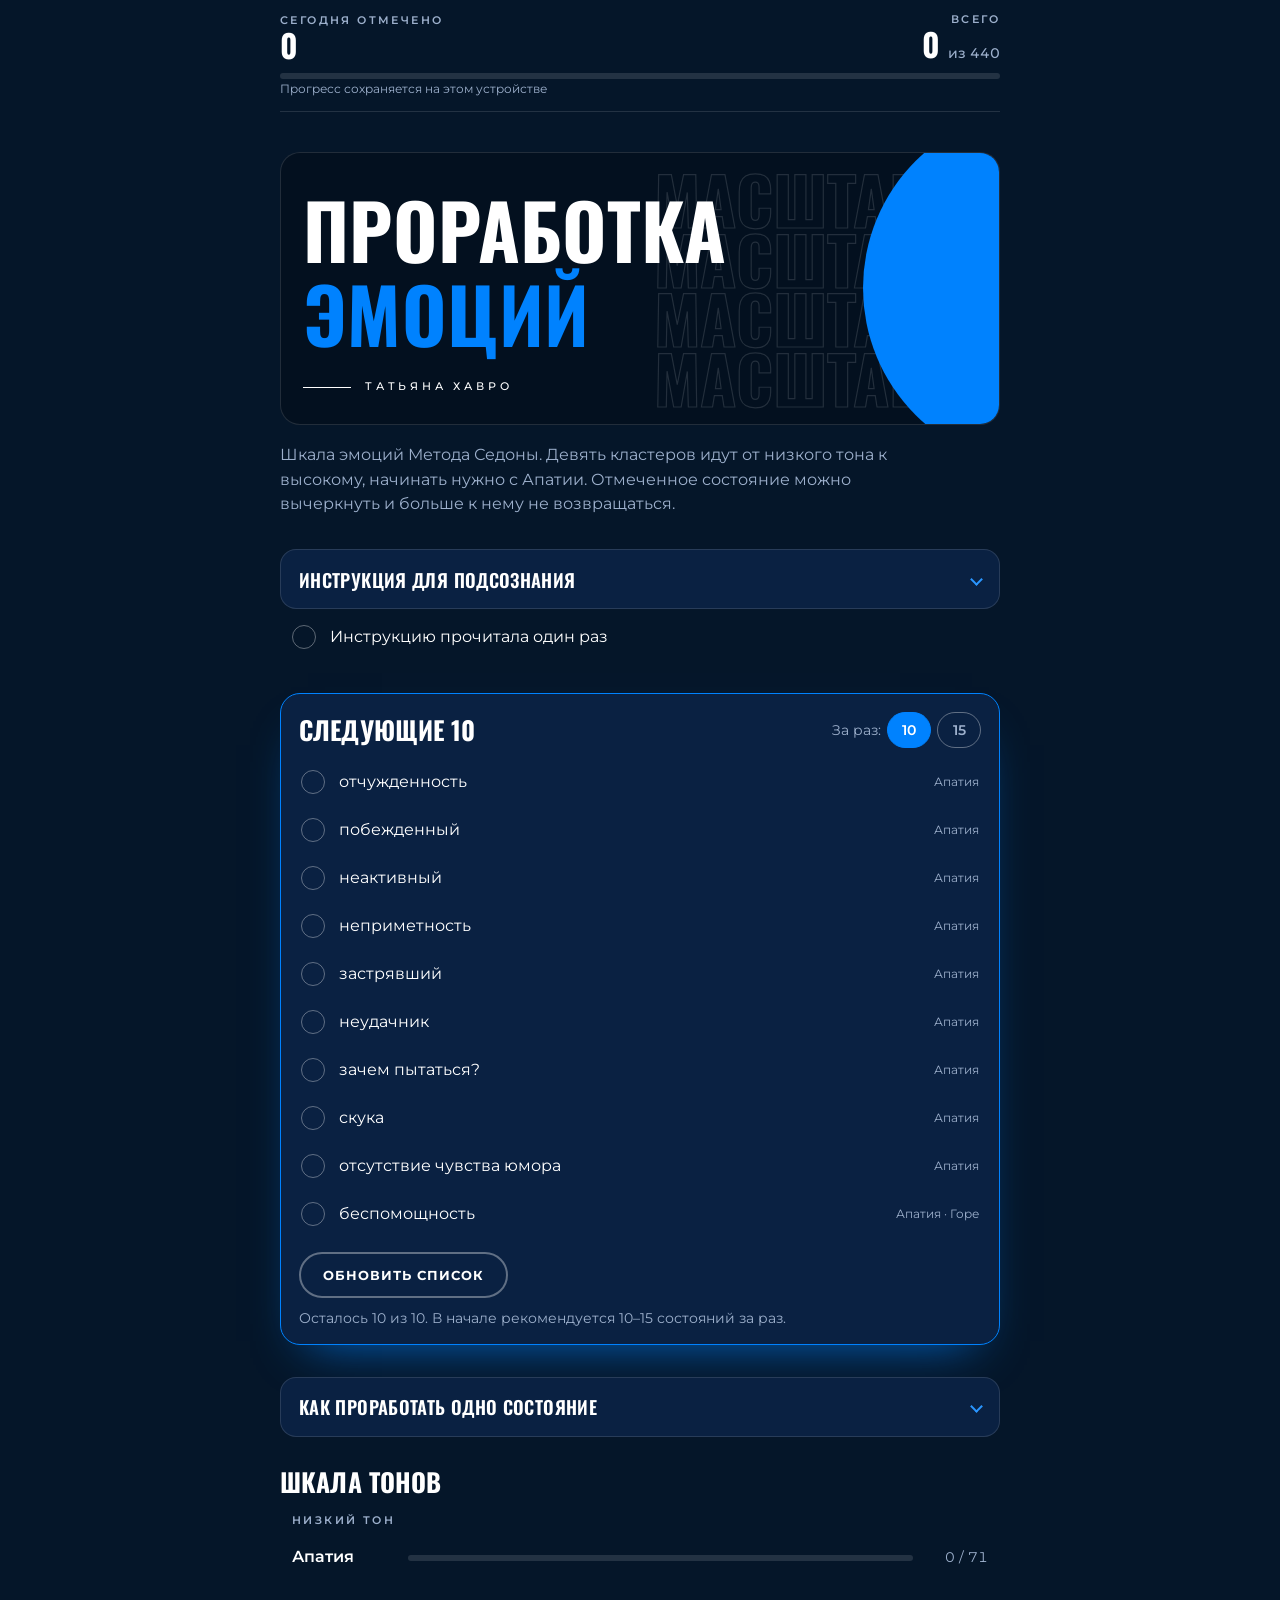
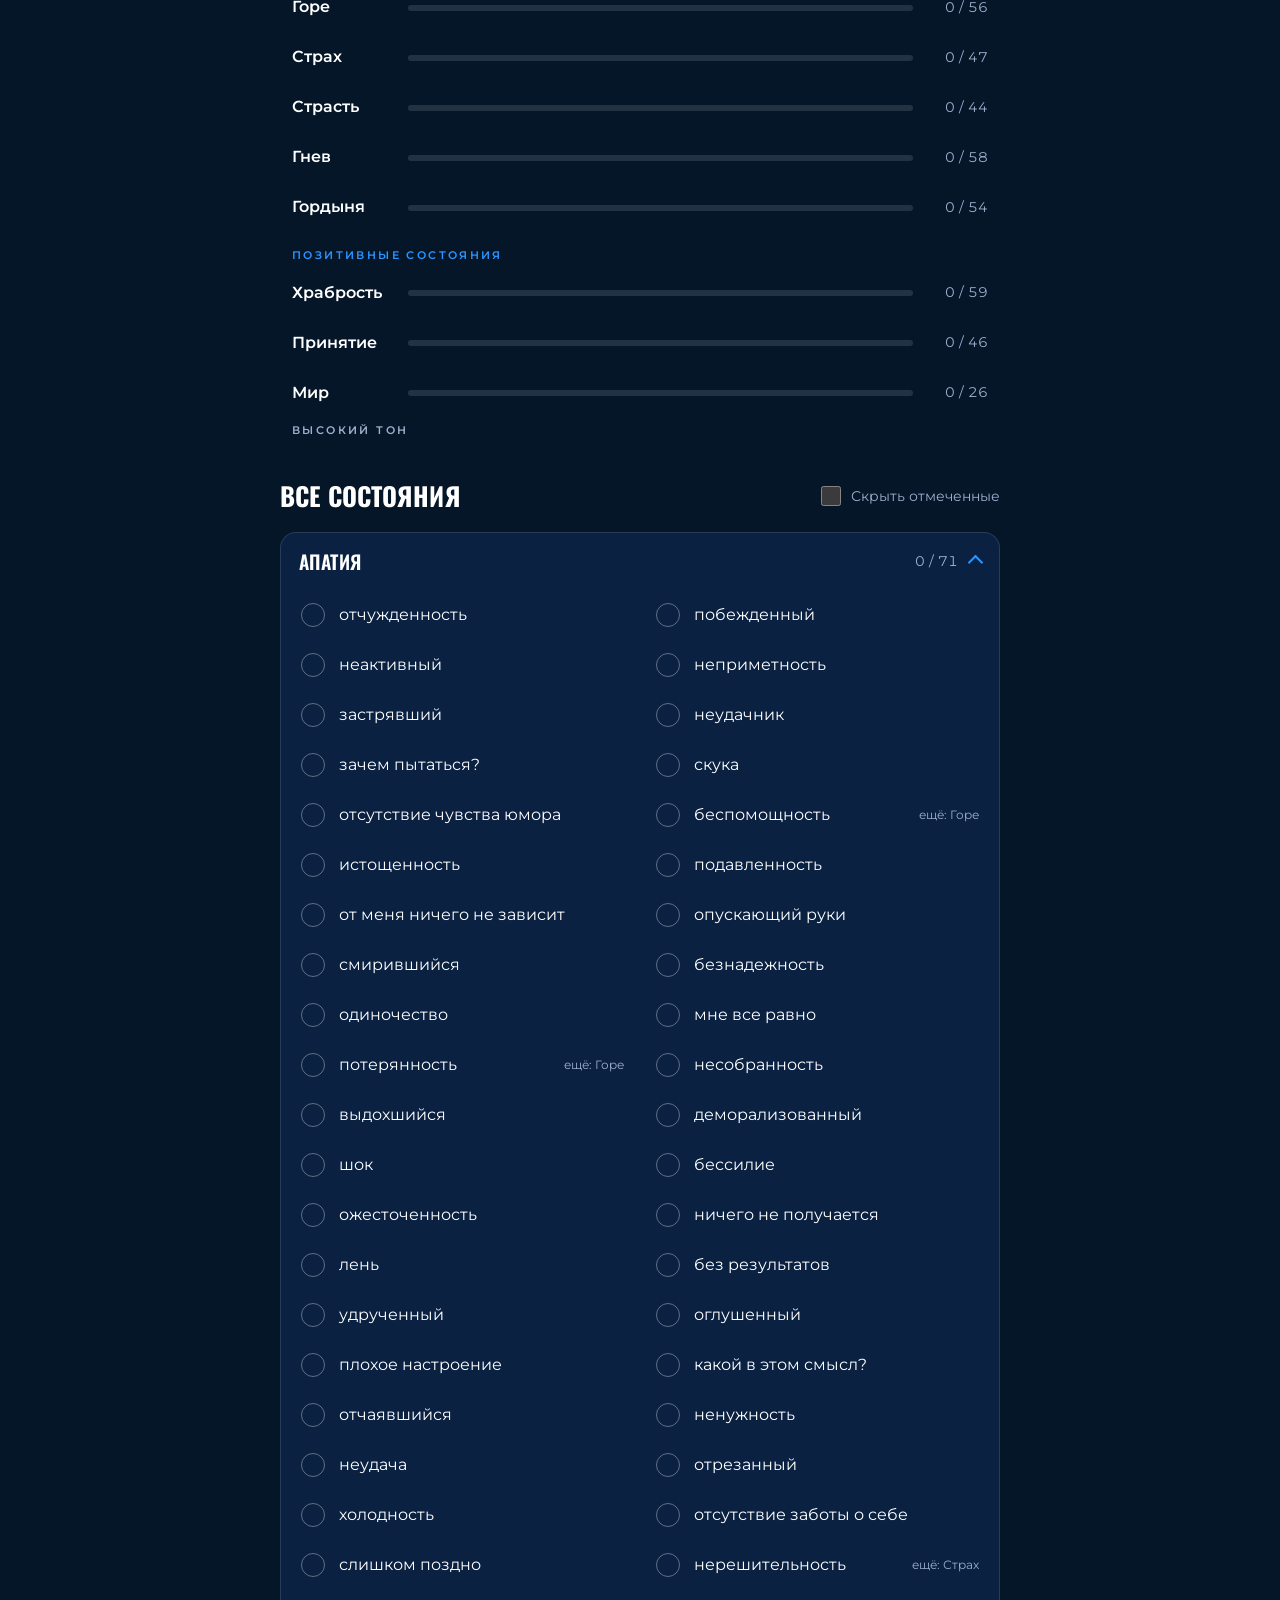
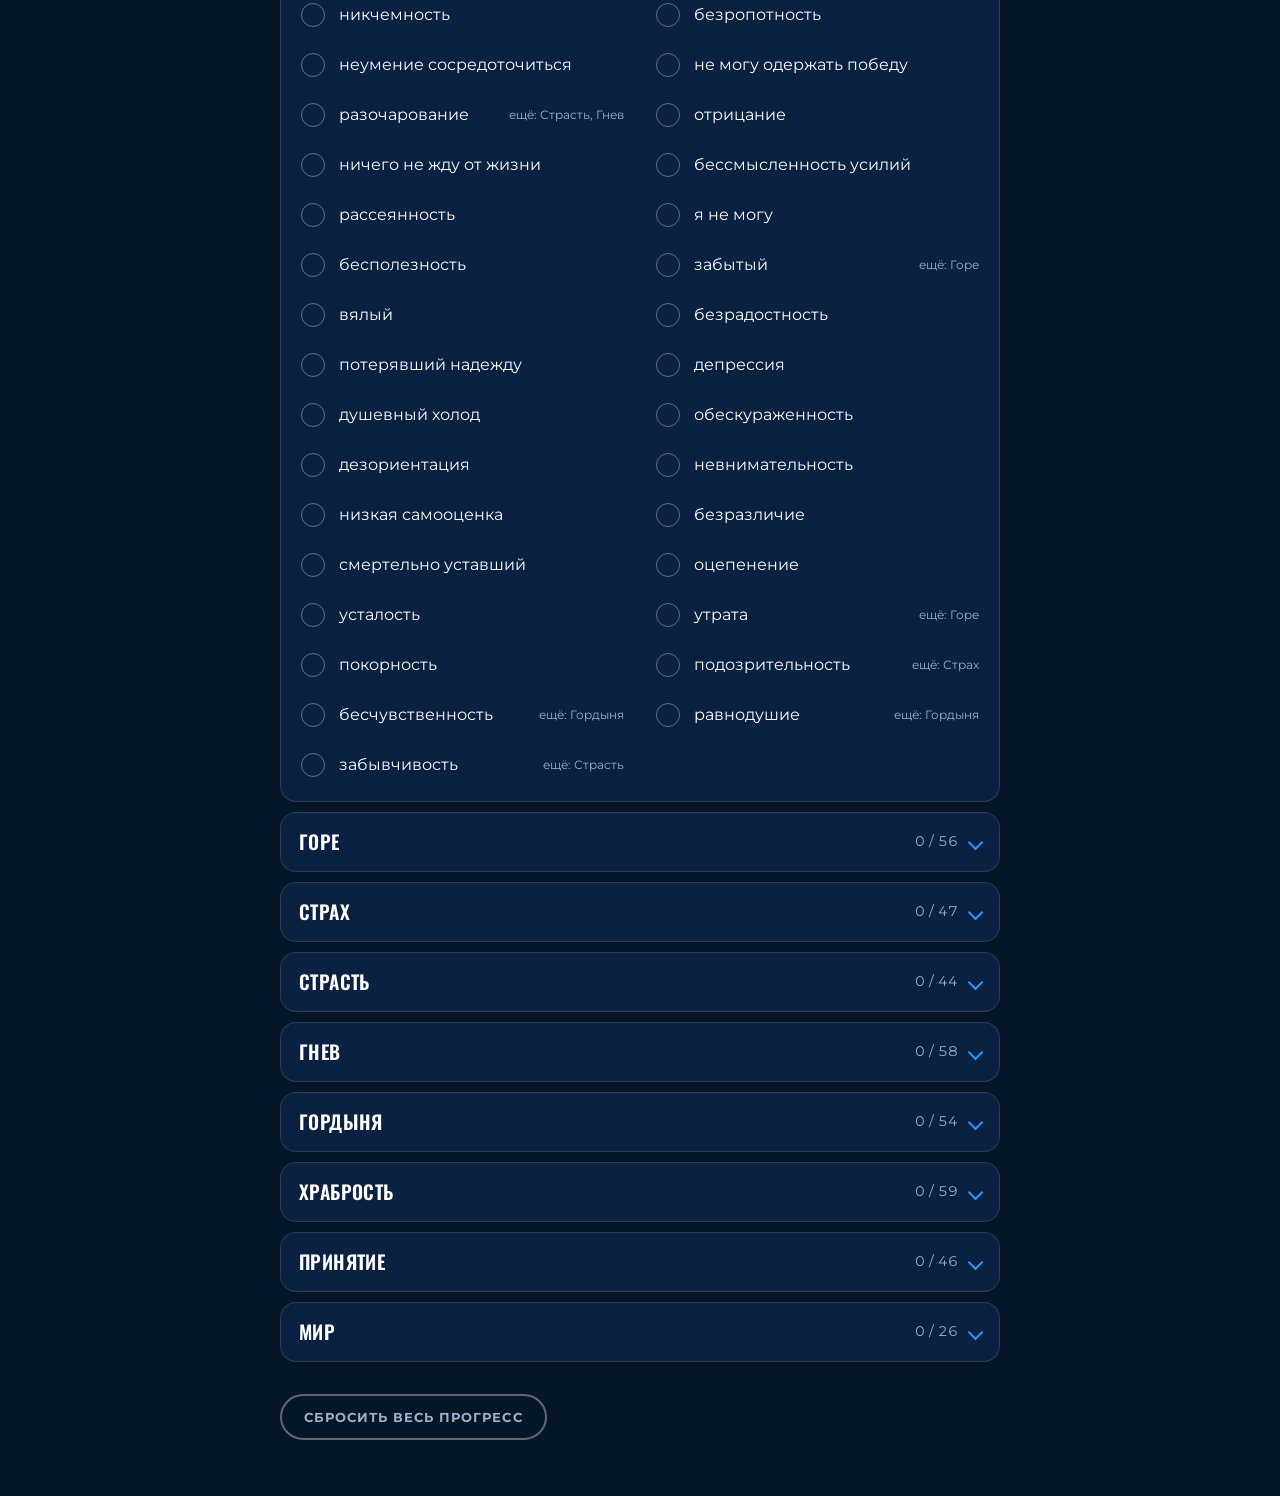
<file: index.html>
<!doctype html>
<html lang="ru">
<head>
<meta charset="utf-8">
<meta name="viewport" content="width=device-width, initial-scale=1, viewport-fit=cover">
<meta name="theme-color" content="#051629">
<meta name="apple-mobile-web-app-capable" content="yes">
<meta name="mobile-web-app-capable" content="yes">
<meta name="apple-mobile-web-app-title" content="Эмоции">
<link rel="manifest" href="manifest.webmanifest">
<link rel="icon" href="icon-192.png">
<link rel="apple-touch-icon" href="apple-touch-icon.png">
<title>Проработка эмоций</title>
<link rel="preconnect" href="https://fonts.googleapis.com">
<link rel="preconnect" href="https://fonts.gstatic.com" crossorigin>
<link rel="stylesheet" href="https://fonts.googleapis.com/css2?family=Oswald:wght@500;600;700&family=Montserrat:wght@400;500;600;700&display=swap">
<style>
:root {
  /* Layout: one column in the program's look (deep navy, heavy condensed caps, electric blue).
     Sticky tally on top, a banner like the program's, the instruction, the next batch, then the nine clusters from low tone to high tone.
     Single dark look on purpose, same as the program's site. */
  color-scheme: dark;
  --bg: #051629;
  --bg2: #03101F;
  --surface: #0A2142;
  --ink: #FFFFFF;
  --muted: #9DB0CC;
  --line: rgba(255, 255, 255, 0.12);
  --line-strong: rgba(255, 255, 255, 0.35);
  --blue: #0082FE;
  --blue-hi: #2A96FF;
  --blue-soft: rgba(0, 130, 254, 0.14);
  --danger: #FF7A7E;
  --done: #7F93B0;
  --low: #4F6FA3;
  --high: #2A96FF;
  --display: "Oswald", "Arial Narrow", Impact, sans-serif;
  --body: "Montserrat", system-ui, -apple-system, "Segoe UI", sans-serif;
}

[hidden] { display: none !important; }
html { padding-top: env(safe-area-inset-top, 0px); padding-bottom: env(safe-area-inset-bottom, 0px); background: var(--bg); }
* { box-sizing: border-box; }
body {
  margin: 0;
  background: var(--bg);
  color: var(--ink);
  font-family: var(--body);
  font-size: 16px;
  line-height: 1.55;
  padding-block: 0 56px;
  padding-left: max(16px, env(safe-area-inset-left, 0px));
  padding-right: max(16px, env(safe-area-inset-right, 0px));
  overflow-x: clip;
}
body::before {
  content: "";
  position: fixed;
  inset: 0 0 auto;
  height: env(safe-area-inset-top, 0px);
  z-index: 10;
  background: var(--bg);
}
.wrap { max-width: 720px; margin: 0 auto; display: flex; flex-direction: column; gap: 32px; }
h1, h2 { font-family: var(--display); font-weight: 700; text-transform: uppercase; margin: 0; text-wrap: balance; letter-spacing: .005em; }
h1 { font-size: clamp(40px, 11.5vw, 76px); line-height: 1.1; }
h2 { font-size: 1.6rem; line-height: 1; }
p { margin: 0; }
button { font: inherit; color: inherit; }
.b { color: var(--blue); }

/* Small spaced caps, as on the banner */
.lbl, .sep, .ladder-end, .instr-text .mark { font-size: 0.68rem; line-height: 1.4; letter-spacing: .22em; text-transform: uppercase; color: var(--muted); font-weight: 600; }

/* Sticky tally */
.bar {
  position: sticky;
  top: env(safe-area-inset-top, 0px);
  z-index: 5;
  background: var(--bg);
  padding: 12px 0;
  border-bottom: 1px solid var(--line);
  display: grid;
  grid-template-columns: 1fr auto;
  gap: 2px 16px;
  align-items: end;
}
.bar .big { font-family: var(--display); font-weight: 700; font-size: 2rem; line-height: 1.05; font-variant-numeric: tabular-nums; }
.bar .big small { font-family: var(--body); font-size: 0.9rem; font-weight: 500; color: var(--muted); }
.bar .right { text-align: right; }
.bar .meter { grid-column: 1 / -1; margin-top: 10px; }
.bar .save { grid-column: 1 / -1; font-size: 0.72rem; color: var(--muted); min-height: 1.1em; }
.meter { height: 6px; border-radius: 3px; background: var(--line); overflow: hidden; }
.meter i { display: block; height: 100%; width: 0; background: linear-gradient(90deg, var(--blue), var(--blue-hi)); border-radius: 3px; transition: width .25s ease; }

/* Banner */
.intro { display: flex; flex-direction: column; gap: 18px; padding-top: 8px; }
.intro > p { color: var(--muted); max-width: 60ch; }
.banner {
  position: relative;
  isolation: isolate;
  overflow: hidden;
  background: var(--bg2);
  border: 1px solid var(--line);
  border-radius: 20px;
  min-height: 230px;
  padding: 34px 22px 28px;
  display: flex;
  flex-direction: column;
  justify-content: center;
  gap: 24px;
}
.banner .words {
  position: absolute; z-index: -2;
  left: 52%; top: 50%; translate: 0 -50%;
  display: flex; flex-direction: column;
  font-family: var(--display); font-weight: 700; text-transform: uppercase;
  font-size: 66px; line-height: .9;
  color: transparent; -webkit-text-stroke: 1.2px rgba(255, 255, 255, .13);
  white-space: nowrap; user-select: none; pointer-events: none;
}
.banner .circle {
  position: absolute; z-index: -1;
  width: clamp(240px, 50%, 380px); aspect-ratio: 1; border-radius: 50%;
  background: var(--blue);
  right: calc(clamp(240px, 50%, 380px) * -0.62); top: 50%; translate: 0 -50%;
}
.sign { display: flex; align-items: center; gap: 14px; font-size: 0.7rem; letter-spacing: .34em; text-transform: uppercase; font-weight: 500; }
.sign::before { content: ""; flex: none; width: 48px; height: 1px; background: var(--ink); }

/* Rows */
.row {
  position: relative;
  display: flex;
  align-items: center;
  gap: 14px;
  min-height: 48px;
  padding: 8px 12px;
  border-radius: 12px;
  cursor: pointer;
}
.row:hover { background: var(--blue-soft); }
.row input { position: absolute; inset: 0; width: 100%; height: 100%; margin: 0; opacity: 0; cursor: pointer; }
.row:has(input:focus-visible) { outline: 2px solid var(--blue-hi); outline-offset: 1px; }
.box {
  flex: none;
  width: 24px; height: 24px;
  border: 1.6px solid var(--line-strong);
  border-radius: 50%;
  display: grid; place-items: center;
  transition: background .15s, border-color .15s;
}
.box::after {
  content: "";
  width: 5px; height: 10px;
  border: solid #FFFFFF;
  border-width: 0 2px 2px 0;
  transform: rotate(45deg) translate(-1px, -1px);
  opacity: 0;
}
.row.done .box { background: var(--blue); border-color: var(--blue); }
.row.done .box::after { opacity: 1; }
.txt { flex: 1; min-width: 0; overflow-wrap: anywhere; }
.row.done .txt { text-decoration: line-through; text-decoration-thickness: 1px; color: var(--done); }
.tag { flex: none; max-width: 45%; font-size: 0.72rem; line-height: 1.25; color: var(--muted); text-align: right; }

/* Next batch */
.batch {
  background: var(--surface);
  border: 1.5px solid var(--blue);
  border-radius: 20px;
  padding: 18px 8px 14px;
  display: flex; flex-direction: column; gap: 10px;
  box-shadow: 0 24px 48px -28px rgba(0, 130, 254, .8);
}
.batch-head { display: flex; flex-wrap: wrap; align-items: center; justify-content: space-between; gap: 10px 16px; padding: 0 10px; }
.chips { display: flex; gap: 6px; align-items: center; font-size: 0.85rem; color: var(--muted); }
.chips button {
  min-width: 44px; min-height: 36px; padding: 0 14px;
  border: 1px solid var(--line-strong); border-radius: 999px;
  background: transparent; cursor: pointer; font-weight: 600;
}
.chips button[aria-pressed="true"] { background: var(--blue); border-color: var(--blue); color: #FFFFFF; }
.batch-list { display: flex; flex-direction: column; }
.batch-foot { display: flex; flex-wrap: wrap; align-items: center; gap: 10px 16px; padding: 4px 10px 0; }
.btn {
  display: inline-flex; align-items: center; justify-content: center;
  min-height: 46px; padding: 0 22px;
  border: 2px solid var(--line-strong); border-radius: 999px;
  background: transparent; color: var(--ink);
  font: 700 0.8rem var(--body); letter-spacing: .08em; text-transform: uppercase;
  cursor: pointer; transition: background .2s, border-color .2s;
}
.btn:hover { border-color: var(--ink); }
.btn.primary { background: var(--blue); border-color: var(--blue); color: #FFFFFF; }
.btn.primary:hover { background: var(--blue-hi); border-color: var(--blue-hi); }
.btn:focus-visible, .chips button:focus-visible, .rung:focus-visible, summary:focus-visible { outline: 2px solid var(--blue-hi); outline-offset: 2px; }
.note { font-size: 0.88rem; color: var(--muted); }

/* How-to and instruction */
details.how, details.instr { background: var(--surface); border: 1px solid var(--line); border-radius: 16px; }
details > summary { list-style: none; cursor: pointer; }
details > summary::-webkit-details-marker { display: none; }
details.how > summary, details.instr > summary {
  display: flex; align-items: center; justify-content: space-between; gap: 12px;
  padding: 16px 18px; min-height: 58px;
  font-family: var(--display); font-weight: 600; text-transform: uppercase; font-size: 1.15rem; line-height: 1.15; letter-spacing: .02em;
}
details > summary .chev, .cl > summary::after {
  content: ""; flex: none; width: 9px; height: 9px;
  border: solid var(--blue-hi); border-width: 0 2px 2px 0;
  transform: rotate(45deg); transition: transform .15s;
}
details[open] > summary .chev { transform: rotate(-135deg); }
.cl[open] > summary::after { transform: rotate(-135deg); }
.how-body, .instr-body { padding: 0 18px 18px; display: flex; flex-direction: column; gap: 14px; }
.how-body ol { margin: 0; padding-left: 1.4em; display: flex; flex-direction: column; gap: 8px; }
.how-body li::marker { color: var(--blue-hi); font-weight: 700; }
.instr-hint { font-size: 0.92rem; color: var(--ink); background: var(--blue-soft); border-left: 3px solid var(--blue); border-radius: 10px; padding: 10px 14px; }
.instr-text { display: flex; flex-direction: column; gap: 14px; max-width: 62ch; }
.instr-text p { font-size: 1.02rem; line-height: 1.7; overflow-wrap: anywhere; }
.instr-text .key { color: var(--blue-hi); font-weight: 600; white-space: nowrap; }

/* Ladder */
.ladder { display: flex; flex-direction: column; gap: 2px; margin-top: 14px; }
.ladder-end { padding: 4px 12px; }
.rung {
  --rung: var(--blue);
  --rung: color-mix(in oklab, var(--low), var(--high) calc(var(--i) * 12.5%));
  display: grid; grid-template-columns: 6.5rem 1fr auto; align-items: center; gap: 12px;
  width: 100%; min-height: 48px; padding: 6px 12px;
  background: transparent; border: 0; border-radius: 12px; text-align: left; cursor: pointer;
}
.rung > span:first-child { font-weight: 600; }
.rung:hover { background: var(--blue-soft); }
.rung .meter i { background: var(--rung); }
.rung .cnt { font-variant-numeric: tabular-nums; font-size: 0.88rem; color: var(--muted); min-width: 4.5em; text-align: right; }
.rung.full .cnt { color: var(--blue-hi); font-weight: 600; }
.sep { padding: 14px 12px 4px; color: var(--blue-hi); }

/* Clusters */
.cl-head { display: flex; flex-wrap: wrap; align-items: center; justify-content: space-between; gap: 8px 16px; margin-bottom: 14px; }
.switch { display: inline-flex; align-items: center; gap: 10px; min-height: 44px; cursor: pointer; font-size: 0.9rem; color: var(--muted); }
.switch input { width: 20px; height: 20px; accent-color: var(--blue); margin: 0; }
.cls { display: flex; flex-direction: column; gap: 10px; }
.cl { background: var(--surface); border: 1px solid var(--line); border-radius: 16px; scroll-margin-top: calc(env(safe-area-inset-top, 0px) + 110px); }
.cl > summary { display: flex; align-items: center; gap: 12px; padding: 14px 18px; min-height: 58px; }
.cl .cn { font-family: var(--display); font-weight: 600; text-transform: uppercase; font-size: 1.2rem; letter-spacing: .02em; flex: 1; min-width: 0; }
.cl .cc { font-size: 0.88rem; color: var(--muted); font-variant-numeric: tabular-nums; }
.cl .cc.full { color: var(--blue-hi); font-weight: 600; }
.grid { display: grid; grid-template-columns: repeat(auto-fill, minmax(240px, 1fr)); gap: 2px 8px; padding: 0 8px 12px; }
.hide-done .cl .row.done { display: none; }

/* Footer */
.read-once { display: flex; flex-direction: column; gap: 4px; }
.reset { display: flex; flex-wrap: wrap; gap: 10px; align-items: center; }
.reset .btn { color: var(--muted); }
.reset .btn.danger { border-color: var(--danger); color: var(--danger); }

/* ---------- Motion (same feel as the program's site) ---------- */
@keyframes rise { from { opacity: 0; transform: translateY(18px); } to { opacity: 1; transform: none; } }
@keyframes zoomin { from { opacity: 0; transform: scale(.85); } to { opacity: 1; transform: none; } }
@keyframes float { 0%, 100% { transform: translateY(0); } 50% { transform: translateY(-8px); } }
@keyframes drift { from { transform: translateX(0); } to { transform: translateX(-8%); } }
@keyframes pulse { 0% { box-shadow: 0 0 0 0 rgba(0, 130, 254, .6); } 70% { box-shadow: 0 0 0 16px rgba(0, 130, 254, 0); } 100% { box-shadow: 0 0 0 0 rgba(0, 130, 254, 0); } }
@keyframes tick { 0% { transform: scale(.6); box-shadow: 0 0 0 0 rgba(0, 130, 254, .7); } 55% { transform: scale(1.2); } 100% { transform: scale(1); box-shadow: 0 0 0 14px rgba(0, 130, 254, 0); } }
@keyframes check { from { opacity: 0; transform: rotate(45deg) translate(-1px, -1px) scale(.2); } to { opacity: 1; transform: rotate(45deg) translate(-1px, -1px) scale(1); } }
@keyframes chip { 0% { transform: scale(.9); } 60% { transform: scale(1.08); } 100% { transform: scale(1); } }
@keyframes flip { from { opacity: 0; transform: translateY(-12px); } to { opacity: 1; transform: none; } }
@keyframes open { from { opacity: 0; transform: translateY(-8px); } to { opacity: 1; transform: none; } }

/* Banner entrance, floating circle, drifting outline words */
.banner h1, .banner .sign { animation: rise .8s cubic-bezier(.2, .8, .2, 1) both; }
.banner .sign { animation-delay: .25s; }
.banner .circle { animation: zoomin 1s cubic-bezier(.2, .8, .2, 1) .1s both, float 7s ease-in-out 1.2s infinite; }
.banner .words { animation: drift 18s ease-in-out infinite alternate; }

/* Buttons: lift, light sweep, press */
.btn { position: relative; overflow: hidden; isolation: isolate; transition: background .25s, border-color .25s, color .25s, transform .25s cubic-bezier(.2, .8, .2, 1), box-shadow .25s; }
.btn::after { content: ""; position: absolute; inset: 0; z-index: -1; pointer-events: none; background: linear-gradient(110deg, transparent 30%, rgba(255, 255, 255, .35) 50%, transparent 70%); transform: translateX(-120%); transition: transform .7s ease; }
.btn:active { transform: scale(.96); transition-duration: .08s; }
.btn.pulse { animation: pulse 2.4s ease-out infinite; }
.chips button { transition: background .25s, border-color .25s, color .25s, transform .2s cubic-bezier(.2, .8, .2, 1); }
.chips button:active { transform: scale(.9); }
.chips button[aria-pressed="true"] { animation: chip .4s cubic-bezier(.3, 1.6, .5, 1); }

/* Ticking a state: the circle pops with a ring, the check draws in, the word gets struck through */
.row { transition: background .2s; }
.row:active .box { transform: scale(.85); }
.box { transition: background .2s, border-color .2s, transform .2s cubic-bezier(.3, 1.6, .5, 1); }
.row.pop .box { animation: tick .5s cubic-bezier(.3, 1.6, .5, 1); }
.row.pop .box::after { animation: check .3s ease-out .06s both; }
.row.done .txt { text-decoration: none; }
.txt > span {
  background-image: linear-gradient(currentColor, currentColor);
  background-repeat: no-repeat; background-position: 0 58%; background-size: 0% 1.5px;
  -webkit-box-decoration-break: clone; box-decoration-break: clone;
  transition: background-size .4s cubic-bezier(.2, .8, .2, 1);
}
.row.done .txt > span { background-size: 100% 1.5px; }
.txt { transition: color .3s; }

/* New batch slides in one by one */
.batch-list .row { animation: rise .45s cubic-bezier(.2, .8, .2, 1) both; animation-delay: calc(var(--n, 0) * 40ms); }

/* Counters flip when they change, bars fill smoothly */
.bar .big span { display: inline-block; }
.bump { animation: flip .4s cubic-bezier(.2, .8, .2, 1); }
.meter i { transition: width .6s cubic-bezier(.2, .8, .2, 1); }

/* Opening sections */
details[open] > .how-body, details[open] > .instr-body, .cl[open] > .grid { animation: open .35s cubic-bezier(.2, .8, .2, 1); }
details > summary .chev, .cl > summary::after { transition: transform .3s cubic-bezier(.2, .8, .2, 1); }
.rung > span:first-child, .cl .cn, details.how > summary, details.instr > summary { transition: transform .25s cubic-bezier(.2, .8, .2, 1), color .25s; }

/* Hover only where there is a mouse, so taps on a phone do not leave things lifted */
@media (hover: hover) {
  .btn:hover { transform: translateY(-2px); }
  .btn:hover::after { transform: translateX(120%); }
  .btn:not(.primary):hover { background: rgba(255, 255, 255, .06); }
  .btn.primary:hover { box-shadow: 0 10px 28px -8px rgba(0, 130, 254, .75); }
  .btn.pulse:hover { animation: none; }
  .chips button:hover { border-color: var(--ink); transform: translateY(-1px); }
  .rung:hover > span:first-child { transform: translateX(4px); color: var(--blue-hi); }
  .cl > summary:hover .cn, details.how > summary:hover, details.instr > summary:hover { color: var(--blue-hi); }
}

@media (prefers-reduced-motion: reduce) {
  *, *::before, *::after { transition: none !important; animation: none !important; }
}
</style>

</head>
<body>
<div class="wrap" id="app">

  <div class="bar" role="status">
    <div>
      <div class="lbl">Сегодня отмечено</div>
      <div class="big" id="today">0</div>
    </div>
    <div class="right">
      <div class="lbl">Всего</div>
      <div class="big"><span id="total">0</span> <small>из <span id="all">0</span></small></div>
    </div>
    <div class="meter" aria-hidden="true"><i id="totalBar"></i></div>
    <div class="save" id="save" aria-live="polite"></div>
  </div>

  <header class="intro">
    <div class="banner">
      <div class="words" aria-hidden="true"><span>Масштаб</span><span>Масштаб</span><span>Масштаб</span><span>Масштаб</span></div>
      <div class="circle" aria-hidden="true"></div>
      <h1>Проработка<br><span class="b">эмоций</span></h1>
      <p class="sign">Татьяна Хавро</p>
    </div>
    <p>Шкала эмоций Метода Седоны. Девять кластеров идут от низкого тона к высокому, начинать нужно с Апатии. Отмеченное состояние можно вычеркнуть и больше к нему не возвращаться.</p>
  </header>

  <section class="read-once">
    <details class="instr">
      <summary>Инструкция для подсознания<span class="chev" aria-hidden="true"></span></summary>
      <div class="instr-body">
        <p class="instr-hint">Прочитайте один раз, медленно, вслух или про себя. Потом отметьте ниже, что прочитали.</p>
        <div class="instr-text" id="instrText"></div>
      </div>
    </details>
    <label class="row" id="introRow" data-intro="1">
      <input type="checkbox" id="introBox">
      <span class="box" aria-hidden="true"></span>
      <span class="txt"><span>Инструкцию прочитала один раз</span></span>
    </label>
  </section>

  <section class="batch" aria-labelledby="bt">
    <div class="batch-head">
      <h2 id="bt">Следующие <span id="bsize">10</span></h2>
      <div class="chips" role="group" aria-label="Сколько состояний показывать">
        <span>За раз:</span>
        <button type="button" data-size="10" aria-pressed="true">10</button>
        <button type="button" data-size="15" aria-pressed="false">15</button>
      </div>
    </div>
    <div class="batch-list" id="batchList"></div>
    <div class="batch-foot">
      <button type="button" class="btn" id="batchNext">Обновить список</button>
      <span class="note" id="batchNote">В начале рекомендуется 10–15 состояний за раз.</span>
    </div>
  </section>

  <details class="how">
    <summary>Как проработать одно состояние<span class="chev" aria-hidden="true"></span></summary>
    <div class="how-body">
      <ol>
        <li>Назовите состояние вслух или про себя и постарайтесь хоть немного его почувствовать.</li>
        <li>Скажите «Обработай это».</li>
        <li>Повторяйте пару до зевания. Если после 10 повторений зевания нет, идите дальше.</li>
        <li>Отметьте состояние здесь и больше к нему не возвращайтесь. Повторный запуск процесс не ускоряет.</li>
      </ol>
    </div>
  </details>

  <section aria-labelledby="sc">
    <h2 id="sc">Шкала тонов</h2>
    <div class="ladder" id="rungs"></div>
  </section>

  <section aria-labelledby="cl">
    <div class="cl-head">
      <h2 id="cl">Все состояния</h2>
      <label class="switch"><input type="checkbox" id="hideDone"> Скрыть отмеченные</label>
    </div>
    <div class="cls" id="clusters"></div>
  </section>

  <section class="reset">
    <button type="button" class="btn" id="resetAsk">Сбросить весь прогресс</button>
    <button type="button" class="btn danger" id="resetYes" hidden>Да, сбросить всё</button>
    <button type="button" class="btn" id="resetNo" hidden>Отмена</button>
  </section>

</div>

<script type="application/json" id="data">{"clusters": [{"name": "Апатия", "items": ["отчужденность", "побежденный", "неактивный", "неприметность", "застрявший", "неудачник", "зачем пытаться?", "скука", "отсутствие чувства юмора", "беспомощность", "истощенность", "подавленность", "от меня ничего не зависит", "опускающий руки", "смирившийся", "безнадежность", "одиночество", "мне все равно", "потерянность", "несобранность", "выдохшийся", "деморализованный", "шок", "бессилие", "ожесточенность", "ничего не получается", "лень", "без результатов", "удрученный", "оглушенный", "плохое настроение", "какой в этом смысл?", "отчаявшийся", "ненужность", "неудача", "отрезанный", "холодность", "отсутствие заботы о себе", "слишком поздно", "нерешительность", "никчемность", "безропотность", "неумение сосредоточиться", "не могу одержать победу", "разочарование", "отрицание", "ничего не жду от жизни", "бессмысленность усилий", "рассеянность", "я не могу", "бесполезность", "забытый", "вялый", "безрадостность", "потерявший надежду", "депрессия", "душевный холод", "обескураженность", "дезориентация", "невнимательность", "низкая самооценка", "безразличие", "смертельно уставший", "оцепенение", "усталость", "утрата", "покорность", "подозрительность", "бесчувственность", "равнодушие", "забывчивость"]}, {"name": "Горе", "items": ["непонятый", "слезливость", "преданный", "душевная мука", "стыд", "покинутость", "игнорируемый", "обманутость", "несчастливый", "ну почему я?", "печаль", "мучения", "нелюбимый", "беспомощность", "не находящий себе места", "душевная боль", "с разбитым сердцем", "потерянность", "обижающийся", "грусть", "ни на что не годный", "страдающий", "уныние", "жалость", "уязвимый", "утрата", "меланхолия", "обиженный", "смущенный", "одинокий", "это несправедливо", "нежеланный", "испытывающий угрызения совести", "горесть", "раскаяние", "отброшенность", "ранимый", "забытый", "тоскующий", "неадекватный", "страстно жаждущий", "безутешность", "скованность", "в отчаянии", "позабытый", "обвиненный", "отверженность", "ностальгирующий", "никому нет дела до меня", "сожалеющий", "пожалейте меня", "меня никто не любит", "вина", "разочарованный", "павший духом", "я несчастный"]}, {"name": "Страх", "items": ["скептичность", "параноидальность", "напуганный", "шаткость", "в ужасе", "шокированный", "угроза", "напряжение", "подозрительность", "страх сцены", "тревожность", "нерешительность", "загнанность", "уязвимость", "тревога", "боязнь сцены", "робкий", "тошнота", "сомнения", "закомплексованность", "боязливость", "уход от реальности", "дрожь в коленках", "малодушие", "сбитый с толку", "осторожность", "предусмотрительность", "озабоченность", "суеверный", "застенчивость", "трусость", "это плохая примета", "медлительность", "неуверенность", "испуг", "уклончивость", "защищающийся", "предчувствия", "паника", "замкнутость", "парализованный", "недоверчивость", "нервозный", "истеричный", "колеблющийся", "замешательство", "беспокойство"]}, {"name": "Страсть", "items": ["безжалостность", "нечестность", "никогда не достаточно", "ожидание", "бесцеремонность", "скаредность", "неистовый", "блуждание", "нетерпеливость", "излишества", "жажда накопления", "навязчивая идея", "я должен это иметь", "забывчивость", "импульсивность", "распутность", "хищнический", "манипулятивность", "не может ждать", "желание", "злоба", "собственнический", "давление", "бессердечность", "зависть", "голод", "безрассудство", "потребность", "управляемость", "предвкушение", "я хочу", "эксплуатирующий", "навязчивое влечение", "жажда", "ненасытность", "одержимость", "сладострастность", "жадность", "эгоизм", "нужда", "не может насытиться", "никогда не удовлетворен", "разочарование", "страстное желание"]}, {"name": "Гнев", "items": ["резкость", "отвращение", "свирепость", "ругающийся", "непокорный", "желчный", "ехидство", "сопротивление", "ярость", "язвительность", "разочарование", "мрачный", "разгневанный", "ревность", "своенравность", "угрюмость", "раздражение", "злорадство", "ненависть", "досада", "возбужденность", "безрассудство", "воинственность", "проклинающий", "взрывной", "мстительность", "возмущенный", "нетерпимость", "обидчивость", "жесткость", "злобный", "тщетность", "безжалостность", "требовательность", "бунтарство", "грубый", "злой", "деструктивный", "желание спорить", "агрессивность", "значимость", "жестокость", "всем недовольный", "замкнутость", "взбешенный", "помешательство", "оскорбленность", "злость", "озлобление", "кипящий от злости", "упорство", "враждебный", "жесткий", "строгость", "вызов", "негодование", "вздорный", "упрямство"]}, {"name": "Гордыня", "items": ["равнодушие", "узко мыслящий", "снобизм", "одаренность", "бесчувственность", "властность", "эгоцентричность", "пренебрежительный", "предвзятость", "исключительность", "высокомерие", "суровость", "лицемерный", "я выше упреков", "я особенный", "поверхностный", "покровительственный", "самоуверенность", "ханжество", "дистанцированный", "нетерпимый", "ограниченность", "презрение", "всезнайка", "ложное достоинство", "замкнутость", "злорадство", "удача", "превосходство", "ложная скромность", "тщеславие", "дерзость", "заносчивость", "самолюбие", "ложная добродетельность", "хвастливость", "надменность", "непростительность", "задавала", "бескомпромиссность", "стоик", "самонадеянность", "категоричный", "непреклонность", "скучающий", "самодовольство", "никогда не ошибается", "осуждение", "критичность", "праведность", "самый умный", "испорченный", "упрямство", "разборчивость"]}, {"name": "Храбрость", "items": ["сила", "компетентность", "оптимистичность", "авантюрность", "проницательность", "предприимчивость", "оказывающий поддержку", "любящий", "внимательный", "самостоятельность", "отвага", "мотивированность", "устойчивость", "сострадание", "честность", "чувство юмора", "решительность", "самодостаточность", "инициативность", "чувствительность", "спокойствие", "живость", "творчество", "не боящийся сопротивляться", "активность", "любознательность", "изобретательный", "целенаправленность", "непобедимый", "динамичный", "щедрость", "рассудительность", "дерзость", "уверенность", "здравомыслящий", "независимость", "энергичность", "отзывчивость", "верный", "полный энтузиазма", "благородство", "ясность", "основательный", "открытость", "счастье", "деятельный", "не боящийся мечтать", "смелость", "осведомленность", "гибкость", "я могу", "старательность", "позитивизм", "неутомимый", "находчивость", "целеустремленность", "проворность", "жизнерадостность", "оживление"]}, {"name": "Принятие", "items": ["эмпатия", "понимание", "внимательность к другим", "нечего менять", "благоденствие", "непринужденный", "восприимчивость", "я имею", "удовольствие", "сострадание", "восхищение", "прекрасное", "баланс", "нежность", "милосердие", "дружелюбие", "мягкий", "принадлежность", "светлый", "изобилие", "веселый", "кроткий", "уравновешенность", "удивление", "великодушие", "чувствительный", "искренность", "открытость", "все хорошо", "воодушевление", "гармония", "теплый", "гармоничный", "тонко чувствующий", "страстный", "безопасность", "чудо", "непосредственность", "умиротворение", "красивый", "восторг", "целостный", "наслаждение", "любящий", "уверенный", "радость"]}, {"name": "Мир", "items": ["свет", "свободный", "вечный", "реализовавшийся", "душевный покой", "восприимчивый", "сосредоточенность", "пространство", "равновесие", "я есть", "существование", "завершенность", "совершенство", "безграничный", "совершенный", "непорочность", "чистота", "выполнимость", "порядок", "неограниченный временем", "умиротворенность", "нестареющий", "единство", "безмятежность", "целостность", "спокойствие"]}], "instr": ["Начало инструкции.", "Эта инструкция для тебя, НАШЕ подсознание. Эта инструкция инсталлирует протокол обработки материала «Обработай это».", "Начиная с этого момента, все ранее выданные инструкции, касающиеся протокола «Обработай это», в его более ранних модификациях, прошу считать недействительными, и всю работу по протоколу «Обработай это» вести только по этой версии инструкции.", "Если какой-либо материал в настоящее время находится в обработке по более старой версии данного протокола, прошу перевести его на обработку по новой версии протокола, начиная с этого момента.", "Как только мы заметим материал, который мы захотим обработать при помощи этого протокола, мы произнесем или подумаем специальное ключевое слово («Обработай это»), и ты будешь проводить полностью автономную и автоматическую обработку в фоновом режиме этого материала при помощи процедуры «Обработай это» авторства Дмитрия Лёушкина.", "При необходимости ты свяжешься с подсознанием Дмитрия Лёушкина и получишь от него самую последнюю версию этой процедуры.", "Один раз в две недели в случайно выбранное время ты будешь связываться с подсознанием Дмитрия Лёушкина и проверять, не появилась ли более новая версия данной инструкции. В случае, если она появилась, ты автоматически обновишь имеющуюся у тебя версию на более новую, получив ее у подсознания Дмитрия Лёушкина.", "Запуск механизма обработки, после произнесения соответствующего определенного выше ключевого слова, ты будешь сигнализировать при помощи зевания НАШЕГО организма.", "НАШЕ подсознание, ты всегда будешь делать все то, что МЫ описали в этой инструкции, начиная с этого момента, вне зависимости от того, в каком состоянии, в каких обстоятельствах, в какой ситуации или в каком ментальном или эмоциональном состоянии МЫ находимся.", "И МЫ благодарим тебя и глубоко признательны тебе и уважаем тебя за то, что ты всегда остаешься НАШИМ верным слугой.", "Конец инструкции"]}</script>
<script>
(function () {
  var D = JSON.parse(document.getElementById('data').textContent);
  var NEG = 6;
  var LS = 'emo-progress-v1', LSUI = 'emo-ui-v1';

  var clusters = D.clusters.map(function (c, i) {
    return { name: c.name, idx: i, grp: i < NEG ? 'n' : 'p', words: c.items, keys: [] };
  });
  var meta = {}, order = [];
  clusters.forEach(function (c) {
    c.words.forEach(function (w) {
      var k = c.grp + ':' + w.toLowerCase();
      if (!meta[k]) { meta[k] = { word: w, cl: [c.idx] }; order.push(k); }
      else meta[k].cl.push(c.idx);
      c.keys.push(k);
    });
  });

  var S = { done: {}, size: 10, intro: false, hide: false };
  var dirty = false, batch = [];

  function esc(s) { return String(s).replace(/[&<>"]/g, function (m) { return { '&': '&amp;', '<': '&lt;', '>': '&gt;', '"': '&quot;' }[m]; }); }
  function $(id) { return document.getElementById(id); }
  function today() {
    var d = new Date(), p = function (n) { return String(n).padStart(2, '0'); };
    return d.getFullYear() + '-' + p(d.getMonth() + 1) + '-' + p(d.getDate());
  }

  /* ---------- storage ---------- */
  function snapshot() { return { v: 1, done: S.done, size: S.size, intro: S.intro, updated: Date.now() }; }
  function applyData(d) {
    if (!d) return;
    if (d.done && typeof d.done === 'object') S.done = Object.assign({}, d.done);
    if (d.size === 10 || d.size === 15) S.size = d.size;
    if (typeof d.intro === 'boolean') S.intro = d.intro;
  }
  try { applyData(JSON.parse(localStorage.getItem(LS) || 'null')); } catch (e) {}
  try { var ui = JSON.parse(localStorage.getItem(LSUI) || 'null'); if (ui && ui.hide) S.hide = true; } catch (e) {}

  var dbDoc = null, saving = false, pending = false, timer = null;
  function setStatus(s) {
    var t = {
      saved: 'Сохранено в вашем аккаунте',
      saving: 'Сохраняю…',
      local: 'Прогресс сохраняется на этом устройстве',
      error: 'Не удалось сохранить в аккаунт, прогресс остался в этом браузере'
    }[s] || '';
    $('save').textContent = t;
  }
  function persistLocal() { try { localStorage.setItem(LS, JSON.stringify(snapshot())); } catch (e) {} }
  function scheduleSave() {
    dirty = true;
    persistLocal();
    if (!dbDoc) { setStatus('local'); return; }
    setStatus('saving');
    clearTimeout(timer);
    timer = setTimeout(flush, 500);
  }
  function flush() {
    if (saving) { pending = true; return; }
    saving = true;
    dbDoc.set(snapshot()).then(function () { setStatus('saved'); }, function () { setStatus('error'); }).then(function () {
      saving = false;
      if (pending) { pending = false; flush(); }
    });
  }

  /* ---------- build ---------- */
  function rowHTML(k, ci, n) {
    var m = meta[k], tag = '';
    if (ci < 0) {
      tag = m.cl.map(function (i) { return clusters[i].name; }).join(' · ');
    } else if (m.cl.length > 1) {
      tag = 'ещё: ' + m.cl.filter(function (i) { return i !== ci; }).map(function (i) { return clusters[i].name; }).join(', ');
    }
    return '<label class="row" data-k="' + esc(k) + '"' + (n >= 0 ? ' style="--n:' + n + '"' : '') + '><input type="checkbox"><span class="box" aria-hidden="true"></span>' +
      '<span class="txt"><span>' + esc(m.word) + '</span></span>' + (tag ? '<span class="tag">' + esc(tag) + '</span>' : '') + '</label>';
  }

  function buildClusters() {
    var h = '';
    clusters.forEach(function (c) {
      h += '<details class="cl" id="c' + c.idx + '"><summary><span class="cn">' + esc(c.name) + '</span><span class="cc" data-cc="' + c.idx + '"></span></summary><div class="grid">';
      c.keys.forEach(function (k) { h += rowHTML(k, c.idx); });
      h += '</div></details>';
    });
    $('clusters').innerHTML = h;
  }
  function buildRungs() {
    var h = '<div class="ladder-end">Низкий тон</div>';
    clusters.forEach(function (c) {
      if (c.idx === NEG) h += '<div class="sep">Позитивные состояния</div>';
      h += '<button type="button" class="rung" data-c="' + c.idx + '" style="--i:' + c.idx + '"><span>' + esc(c.name) + '</span>' +
        '<span class="meter" aria-hidden="true"><i data-rb="' + c.idx + '"></i></span><span class="cnt" data-rc="' + c.idx + '"></span></button>';
    });
    h += '<div class="ladder-end">Высокий тон</div>';
    $('rungs').innerHTML = h;
  }
  function renderBatch() {
    batch = order.filter(function (k) { return !S.done[k]; }).slice(0, S.size);
    $('bsize').textContent = S.size;
    var h = '';
    batch.forEach(function (k, i) { h += rowHTML(k, -1, i); });
    $('batchList').innerHTML = h || '<p class="note" style="padding:12px">Все состояния отмечены.</p>';
    Array.prototype.forEach.call(document.querySelectorAll('.chips button'), function (b) {
      b.setAttribute('aria-pressed', String(+b.dataset.size === S.size));
    });
    batch.forEach(syncKey);
    updateBatchUI();
  }

  /* ---------- update ---------- */
  function replay(el, cls) { el.classList.remove(cls); void el.offsetWidth; el.classList.add(cls); }
  function popKey(k) {
    Array.prototype.forEach.call(document.querySelectorAll('.row[data-k="' + k.replace(/"/g, '\\"') + '"]'), function (r) { replay(r, 'pop'); });
  }
  function setNum(id, v) {
    var el = $(id), s = String(v);
    if (el.textContent !== s) { el.textContent = s; replay(el, 'bump'); }
  }
  function syncKey(k) {
    var on = !!S.done[k];
    Array.prototype.forEach.call(document.querySelectorAll('.row[data-k="' + k.replace(/"/g, '\\"') + '"]'), function (r) {
      r.classList.toggle('done', on);
      r.firstElementChild.checked = on;
    });
  }
  function updateBatchUI() {
    var left = batch.filter(function (k) { return !S.done[k]; }).length;
    var btn = $('batchNext'), note = $('batchNote');
    if (!batch.length) { btn.hidden = true; note.textContent = ''; return; }
    btn.hidden = false;
    if (left === 0) {
      btn.textContent = 'Следующие ' + S.size;
      btn.classList.add('primary', 'pulse');
      note.textContent = 'Все отмечены.';
    } else {
      btn.textContent = 'Обновить список';
      btn.classList.remove('primary', 'pulse');
      note.textContent = 'Осталось ' + left + ' из ' + batch.length + '. В начале рекомендуется 10–15 состояний за раз.';
    }
  }
  function updateCounts() {
    var tot = 0, td = 0, t = today();
    order.forEach(function (k) { var v = S.done[k]; if (v) { tot++; if (v === t) td++; } });
    setNum('today', td);
    setNum('total', tot);
    $('all').textContent = order.length;
    $('totalBar').style.width = (order.length ? tot / order.length * 100 : 0) + '%';
    clusters.forEach(function (c) {
      var n = c.keys.filter(function (k) { return S.done[k]; }).length, full = n === c.keys.length;
      var cc = document.querySelector('[data-cc="' + c.idx + '"]'), rc = document.querySelector('[data-rc="' + c.idx + '"]');
      var txt = full ? 'Готово' : n + ' / ' + c.keys.length;
      cc.textContent = txt; cc.classList.toggle('full', full);
      rc.textContent = txt; rc.parentNode.classList.toggle('full', full);
      document.querySelector('[data-rb="' + c.idx + '"]').style.width = (n / c.keys.length * 100) + '%';
    });
    updateBatchUI();
  }
  function updateAll() {
    order.forEach(syncKey);
    $('introBox').checked = S.intro;
    $('introRow').classList.toggle('done', S.intro);
    $('hideDone').checked = S.hide;
    $('clusters').classList.toggle('hide-done', S.hide);
    updateCounts();
  }
  function openFirst() {
    for (var i = 0; i < clusters.length; i++) {
      if (clusters[i].keys.some(function (k) { return !S.done[k]; })) { $('c' + i).open = true; return; }
    }
  }

  /* ---------- events ---------- */
  document.addEventListener('change', function (e) {
    var inp = e.target, row = inp.closest && inp.closest('.row');
    if (!row) return;
    if (row.dataset.intro) {
      S.intro = inp.checked;
      row.classList.toggle('done', S.intro);
      if (S.intro) replay(row, 'pop');
      scheduleSave();
      return;
    }
    var k = row.dataset.k;
    if (inp.checked) S.done[k] = today(); else delete S.done[k];
    syncKey(k);
    if (inp.checked) popKey(k);
    updateCounts();
    scheduleSave();
  });
  $('rungs').addEventListener('click', function (e) {
    var b = e.target.closest('.rung'); if (!b) return;
    var d = $('c' + b.dataset.c); d.open = true;
    var reduce = window.matchMedia && matchMedia('(prefers-reduced-motion: reduce)').matches;
    d.scrollIntoView({ behavior: reduce ? 'auto' : 'smooth', block: 'start' });
  });
  Array.prototype.forEach.call(document.querySelectorAll('.chips button'), function (b) {
    b.addEventListener('click', function () {
      var n = +b.dataset.size; if (n === S.size) return;
      S.size = n; renderBatch(); scheduleSave();
    });
  });
  $('batchNext').addEventListener('click', renderBatch);
  $('hideDone').addEventListener('change', function (e) {
    S.hide = e.target.checked;
    $('clusters').classList.toggle('hide-done', S.hide);
    try { localStorage.setItem(LSUI, JSON.stringify({ hide: S.hide })); } catch (x) {}
  });
  $('resetAsk').addEventListener('click', function () { $('resetAsk').hidden = true; $('resetYes').hidden = false; $('resetNo').hidden = false; });
  $('resetNo').addEventListener('click', function () { $('resetAsk').hidden = false; $('resetYes').hidden = true; $('resetNo').hidden = true; });
  $('resetYes').addEventListener('click', function () {
    S.done = {}; S.intro = false;
    updateAll(); renderBatch(); scheduleSave();
    $('resetNo').click();
  });

  /* ---------- start ---------- */
  $('instrText').innerHTML = [].concat(D.instr).map(function (p, i, all) {
    var edge = i === 0 || i === all.length - 1;
    var html = esc(p).replace(/«Обработай это»/g, '<span class="key">«Обработай это»</span>');
    return '<p' + (edge ? ' class="mark"' : '') + '>' + html + '</p>';
  }).join('');
  buildClusters();
  buildRungs();
  updateAll();
  renderBatch();
  openFirst();
  setStatus('local');

})();
</script>
<script>
if ('serviceWorker' in navigator) {
  window.addEventListener('load', function () { navigator.serviceWorker.register('sw.js').catch(function () {}); });
}
</script>
</body>
</html>
</file>
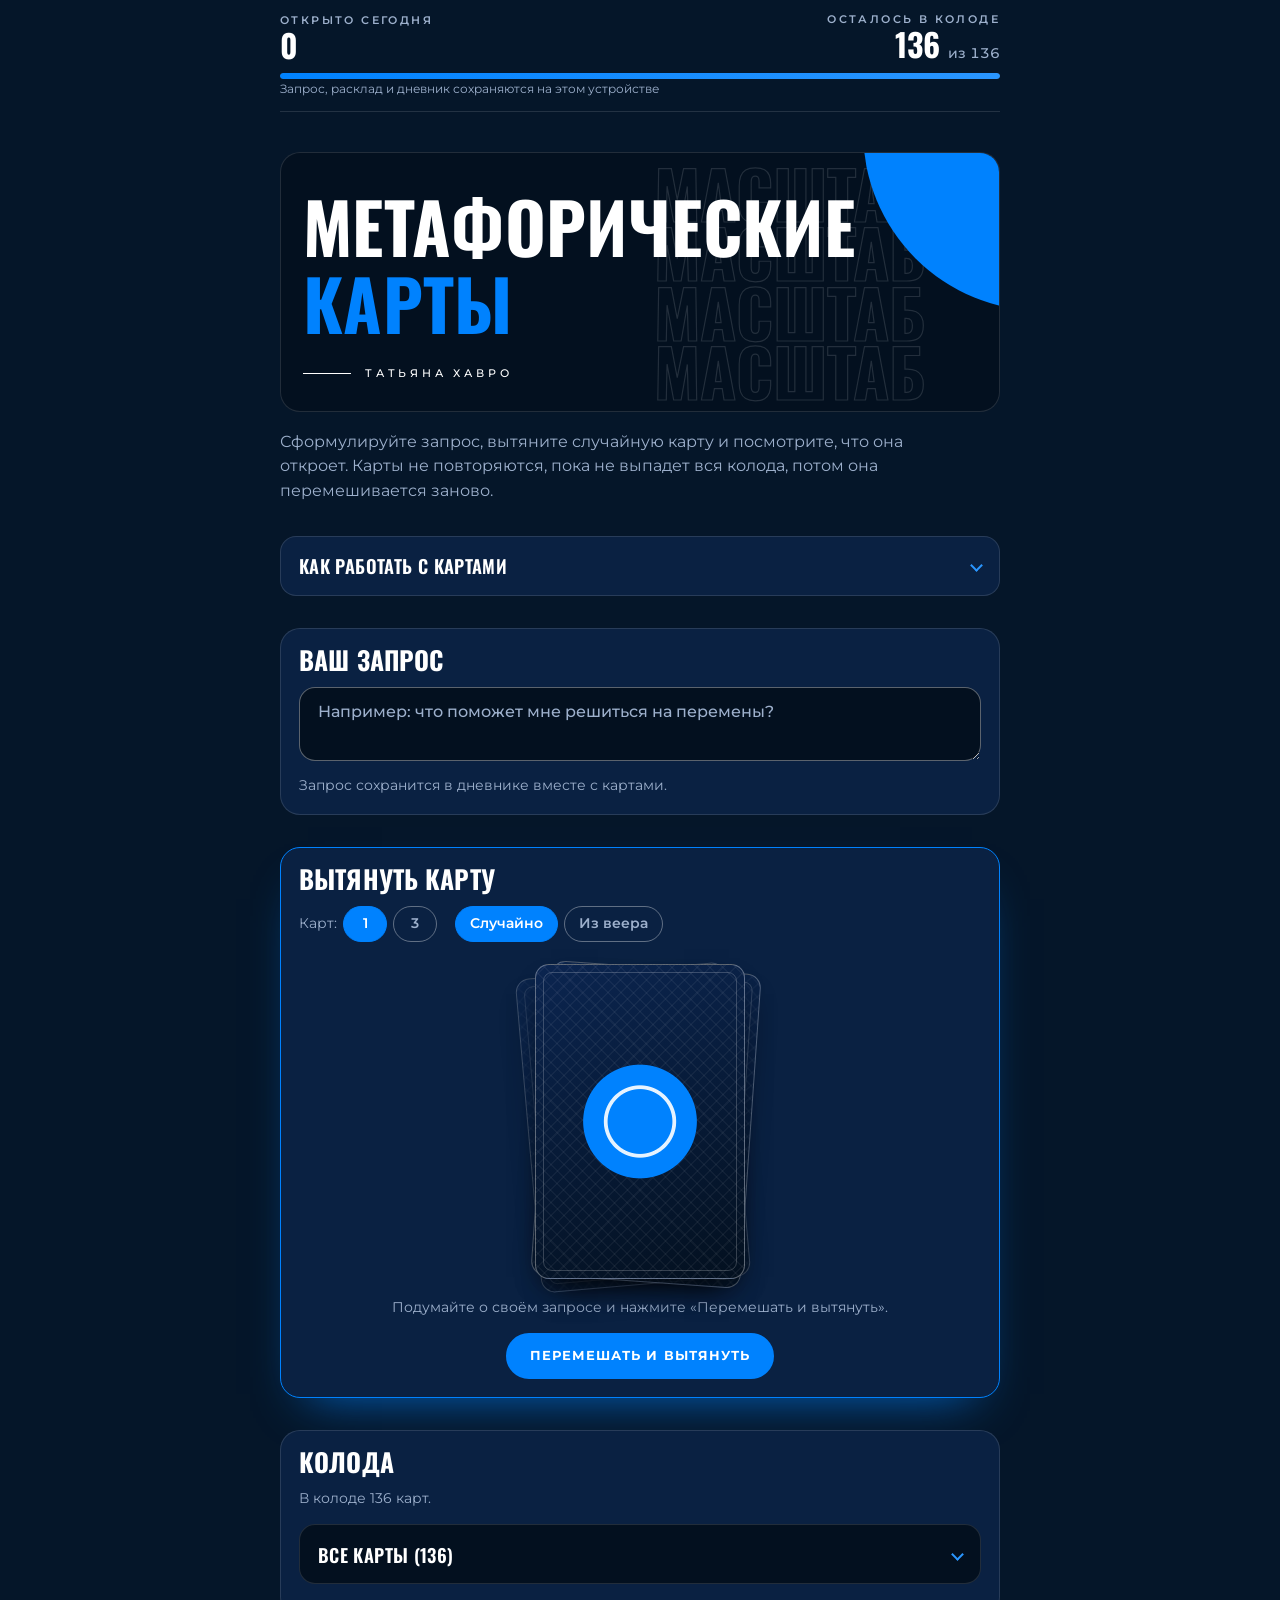
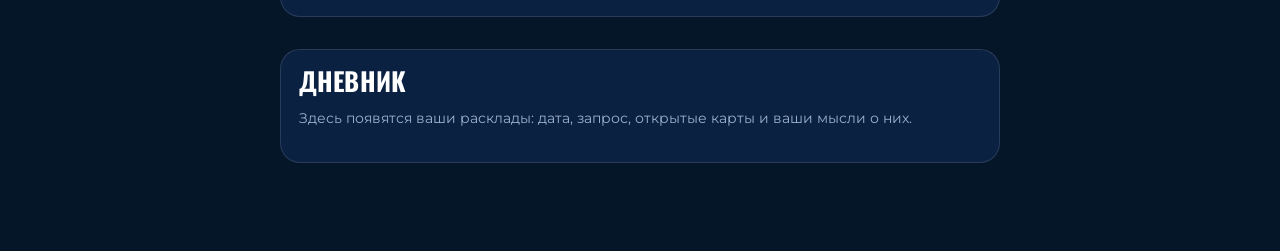
<file: karty/index.html>
<!doctype html>
<html lang="ru">
<head>
<meta charset="utf-8">
<meta name="viewport" content="width=device-width, initial-scale=1, viewport-fit=cover">
<meta name="theme-color" content="#051629">
<meta name="apple-mobile-web-app-capable" content="yes">
<meta name="mobile-web-app-capable" content="yes">
<meta name="apple-mobile-web-app-title" content="Карты">
<link rel="manifest" href="manifest.webmanifest">
<link rel="icon" href="icon-192.png">
<link rel="apple-touch-icon" href="apple-touch-icon.png">
<title>Метафорические карты</title>
<meta name="description" content="Метафорические ассоциативные карты: запрос, случайная карта без повторов, вопросы к карте и дневник раскладов.">
<meta property="og:title" content="Метафорические карты">
<meta property="og:description" content="Метафорические ассоциативные карты: запрос, случайная карта без повторов, вопросы к карте и дневник раскладов.">
<link rel="preconnect" href="https://fonts.googleapis.com">
<link rel="preconnect" href="https://fonts.gstatic.com" crossorigin>
<link rel="stylesheet" href="https://fonts.googleapis.com/css2?family=Oswald:wght@500;600;700&family=Montserrat:wght@400;500;600;700&display=swap">
<link rel="stylesheet" href="style.css">
</head>
<body>
<div class="wrap" id="app">

  <div class="bar" role="status">
    <div>
      <div class="lbl">Открыто сегодня</div>
      <div class="big" id="today">0</div>
    </div>
    <div class="right">
      <div class="lbl">Осталось в колоде</div>
      <div class="big"><span id="left">0</span> <small>из <span id="all">0</span></small></div>
    </div>
    <div class="meter" aria-hidden="true"><i id="leftBar"></i></div>
    <div class="save" id="save" aria-live="polite"></div>
  </div>

  <header class="intro">
    <div class="banner">
      <div class="words" aria-hidden="true"><span>Масштаб</span><span>Масштаб</span><span>Масштаб</span><span>Масштаб</span></div>
      <div class="circle" aria-hidden="true"></div>
      <h1 class="long">Метафорические<br><span class="b">карты</span></h1>
      <p class="sign">Татьяна Хавро</p>
    </div>
    <p>Сформулируйте запрос, вытяните случайную карту и посмотрите, что она откроет. Карты не повторяются, пока не выпадет вся колода, потом она перемешивается заново.</p>
  </header>

  <details class="how">
    <summary>Как работать с картами<span class="chev" aria-hidden="true"></span></summary>
    <div class="how-body">
      <ol>
        <li>Сформулируйте запрос: ситуацию, вопрос или состояние, с которым хотите поработать. Впишите его в поле «Ваш запрос», тогда он сохранится в дневнике вместе с картами.</li>
        <li>Выберите, сколько карт тянуть: одну, чтобы получить ответ на вопрос, или три, чтобы посмотреть на ситуацию шире.</li>
        <li>Выберите, как тянуть. «Случайно»: карты выпадут сами, а вы перевернёте их по одной. «Из веера»: перед вами рубашкой вверх лягут несколько карт, выберите ту, что притягивает, не раздумывая.</li>
        <li>Нажмите «Перемешать и вытянуть», сделайте вдох и откройте карту.</li>
        <li>Рассмотрите карту и ответьте себе на вопросы под ней. Первое, что приходит в голову, обычно самое точное.</li>
        <li>Запишите, что поняли. Запись сохранится в дневнике.</li>
      </ol>
      <p class="note">У карты нет правильного или неправильного значения: она показывает то, что уже есть внутри вас. Нажмите на открытую карту, чтобы рассмотреть её крупно.</p>
    </div>
  </details>

  <section class="panel" aria-labelledby="rt">
    <h2 id="rt">Ваш запрос</h2>
    <textarea class="field" id="req" rows="2" maxlength="300" placeholder="Например: что поможет мне решиться на перемены?" aria-labelledby="rt"></textarea>
    <p class="note">Запрос сохранится в дневнике вместе с картами.</p>
  </section>

  <section class="panel main" aria-labelledby="dt">
    <div class="head">
      <h2 id="dt">Вытянуть карту</h2>
    </div>
    <div class="opts">
      <div class="chips" role="group" aria-label="Сколько карт тянуть">
        <span>Карт:</span>
        <button type="button" data-n="1" aria-pressed="true">1</button>
        <button type="button" data-n="3" aria-pressed="false">3</button>
      </div>
      <div class="chips" role="group" aria-label="Как тянуть">
        <button type="button" data-mode="rand" aria-pressed="true">Случайно</button>
        <button type="button" data-mode="fan" aria-pressed="false">Из веера</button>
      </div>
    </div>
    <div id="table"></div>
    <p class="note hint" id="hint" aria-live="polite"></p>
    <div class="btns" style="justify-content: center">
      <button type="button" class="btn primary" id="deal" hidden>Перемешать и вытянуть</button>
    </div>
    <div class="after" id="after" hidden>
      <details class="how qs" open>
        <summary>Вопросы к карте<span class="chev" aria-hidden="true"></span></summary>
        <div class="how-body">
          <ul>
            <li>Что вы видите на карте? Опишите всё, что замечаете, даже мелочи.</li>
            <li>Что здесь происходит? Что было до этого момента и что будет потом?</li>
            <li>Какие чувства вызывает карта? Где в теле они откликаются?</li>
            <li>Где на этой карте вы? Кем или чем вы могли бы здесь быть?</li>
            <li>Как карта связана с вашим запросом?</li>
            <li id="qMany" hidden>Как карты связаны между собой? Какая история из них складывается?</li>
            <li>Что карта хочет вам подсказать? Какой маленький шаг можно сделать уже сегодня?</li>
          </ul>
        </div>
      </details>
      <label class="lbl" for="note">Ваши мысли о карте</label>
      <textarea class="field" id="note" rows="3" maxlength="3000" placeholder="Что вы увидели и поняли"></textarea>
      <p class="note">Сохраняется в дневнике.</p>
    </div>
  </section>

  <section class="panel" aria-labelledby="kt">
    <h2 id="kt">Колода</h2>
    <p class="note" id="deckNote"></p>
    <details class="how qs" id="deckList" hidden>
      <summary><span>Все карты (<span id="deckCount">0</span>)</span><span class="chev" aria-hidden="true"></span></summary>
      <div class="how-body">
        <p class="note">Бледные карты уже выпадали и не повторятся, пока колода не перемешается заново.</p>
        <div class="thumbs" id="thumbs"></div>
      </div>
    </details>
    <div class="btns">
      <button type="button" class="btn quiet" id="shuffleAll" hidden>Перемешать колоду заново</button>
    </div>
  </section>

  <section class="panel" aria-labelledby="lt">
    <h2 id="lt">Дневник</h2>
    <div class="diary" id="diary"></div>
    <div class="btns">
      <button type="button" class="btn quiet" id="more" hidden>Показать ещё</button>
    </div>
  </section>

  <section class="reset">
    <button type="button" class="btn quiet" id="clearAsk" hidden>Очистить дневник</button>
    <button type="button" class="btn danger" id="clearYes" hidden>Да, очистить</button>
    <button type="button" class="btn" id="clearNo" hidden>Отмена</button>
  </section>

</div>

<dialog class="zoom" id="zoom" aria-label="Карта крупно">
  <img id="zoomImg" alt="Карта крупно">
  <button type="button" class="x" aria-label="Закрыть"></button>
</dialog>

<script src="cards.js"></script>
<script>
(function () {
  var LS = 'mak-v1';
  var FAN = 9;          // face-down cards to choose from in the fan
  var LOG_MAX = 300;    // diary entries kept
  var PAGE = 20;        // diary entries shown at first
  var still = !!(window.matchMedia && matchMedia('(prefers-reduced-motion: reduce)').matches);

  /* The deck: built-in pictures from cards.js, then pictures added on this device */
  var BUILT = [];
  (Array.isArray(self.DECK) ? self.DECK : []).forEach(function (f) {
    f = typeof f === 'string' ? f.trim() : '';
    if (f && BUILT.indexOf(f) === -1) BUILT.push(f);
  });
  var CARDS = [], BY = {}, AR = {};
  var busy = false, flash = '', shown = PAGE;

  var S = { req: '', n: 1, mode: 'rand', used: {}, cur: null, log: [] };

  function $(id) { return document.getElementById(id); }
  function each(sel, fn) { Array.prototype.forEach.call(document.querySelectorAll(sel), fn); }
  function esc(s) { return String(s).replace(/[&<>"]/g, function (m) { return { '&': '&amp;', '<': '&lt;', '>': '&gt;', '"': '&quot;' }[m]; }); }
  function str(x) { return typeof x === 'string'; }
  function dayKey(t) {
    var d = new Date(t), p = function (n) { return String(n).padStart(2, '0'); };
    return d.getFullYear() + '-' + p(d.getMonth() + 1) + '-' + p(d.getDate());
  }
  function plural(n, one, few, many) {
    var a = n % 10, b = n % 100;
    return a === 1 && b !== 11 ? one : a >= 2 && a <= 4 && (b < 12 || b > 14) ? few : many;
  }
  function replay(el, cls) { el.classList.remove(cls); void el.offsetWidth; el.classList.add(cls); }
  function setNum(id, v) {
    var el = $(id), s = String(v);
    if (el.textContent !== s) { el.textContent = s; replay(el, 'bump'); }
  }

  /* ---------- fair randomness ---------- */
  function rnd(n) {
    if (window.crypto && crypto.getRandomValues) {
      var a = new Uint32Array(1), lim = Math.floor(4294967296 / n) * n;
      do { crypto.getRandomValues(a); } while (a[0] >= lim);
      return a[0] % n;
    }
    return Math.floor(Math.random() * n);
  }
  function sample(list, k) {
    var a = list.slice(), out = [];
    while (out.length < k && a.length) out.push(a.splice(rnd(a.length), 1)[0]);
    return out;
  }
  function uid() { return Date.now().toString(36) + rnd(1679616).toString(36); }

  /* ---------- storage: settings, current spread and diary (this device) ---------- */
  function load() {
    var d = null;
    try { d = JSON.parse(localStorage.getItem(LS) || 'null'); } catch (e) {}
    if (!d || typeof d !== 'object') return;
    if (str(d.req)) S.req = d.req;
    if (d.n === 1 || d.n === 3) S.n = d.n;
    if (d.mode === 'rand' || d.mode === 'fan') S.mode = d.mode;
    if (d.used && typeof d.used === 'object') S.used = Object.assign({}, d.used);
    if (Array.isArray(d.log)) S.log = d.log.filter(function (e) {
      return e && str(e.id) && typeof e.t === 'number' && Array.isArray(e.cards);
    }).map(function (e) {
      return { id: e.id, t: e.t, req: String(e.req || ''), cards: e.cards.filter(str), note: String(e.note || '') };
    });
    var c = d.cur;
    if (c && c.n >= 1 && c.n <= 3 && (c.mode === 'rand' || c.mode === 'fan') && Array.isArray(c.slots) && Array.isArray(c.open)) {
      var slots = c.slots.filter(str);
      S.cur = {
        n: c.n, mode: c.mode, slots: slots,
        open: slots.map(function (x, i) { return !!c.open[i]; }),
        fan: Array.isArray(c.fan) ? c.fan.filter(str) : [],
        entry: str(c.entry) ? c.entry : null
      };
    }
  }
  function save() {
    try {
      localStorage.setItem(LS, JSON.stringify({ v: 1, req: S.req, n: S.n, mode: S.mode, used: S.used, cur: S.cur, log: S.log, updated: Date.now() }));
      $('save').textContent = 'Запрос, расклад и дневник сохраняются на этом устройстве';
    } catch (e) {
      $('save').textContent = 'Браузер не даёт сохранить, после закрытия всё пропадёт';
    }
  }

  /* ---------- deck ---------- */
  function builtCards() {
    return BUILT.map(function (f) { var src = encodeURI('cards/' + f); return { id: 'b:' + f, src: src, thumb: src }; });
  }
  function setCards(list) { CARDS = list; BY = {}; list.forEach(function (c) { BY[c.id] = c; }); }
  function allIds() { return CARDS.map(function (c) { return c.id; }); }
  function leftIds() { return CARDS.filter(function (c) { return !S.used[c.id]; }).map(function (c) { return c.id; }); }
  function entry() {
    var id = S.cur && S.cur.entry;
    if (!id) return null;
    for (var i = 0; i < S.log.length; i++) if (S.log[i].id === id) return S.log[i];
    return null;
  }
  function untaken(c) { return c.fan.filter(function (id) { return c.slots.indexOf(id) === -1; }); }

  /* Keep the saved state in line with the cards that exist now */
  function tidy() {
    Object.keys(S.used).forEach(function (id) { if (!BY[id]) delete S.used[id]; });
    var c = S.cur;
    if (!c) return;
    if (c.entry && !entry()) c.entry = null;
    if (c.mode === 'fan') {
      c.fan = c.fan.filter(function (id) { return BY[id]; });
      if (c.slots.length < c.n && untaken(c).length < c.n - c.slots.length) {
        if (c.slots.length) c.n = c.slots.length; else c.fan = [];
      }
      if (!c.slots.length && !c.fan.length) S.cur = null;
    } else if (!c.open.some(Boolean) && c.slots.some(function (id) { return !BY[id]; })) {
      S.cur = null;
    }
  }

  /* ---------- picture of one card ---------- */
  function cardHTML(id, i, open, delay) {
    var c = BY[id], ar = open && AR[id];
    var face = c
      ? '<img src="' + esc(c.src) + '" alt="' + (open ? 'Карта ' + (i + 1) : '') + '" draggable="false" data-pic="' + esc(id) + '">'
      : '<span class="gone">Карта удалена из колоды</span>';
    return '<button type="button" class="card' + (open ? ' open' : '') + '" data-i="' + i + '" style="--n:' + delay + (ar ? ';--ar:' + ar : '') + '"' +
      ' aria-label="' + (open ? 'Карта ' + (i + 1) + ', рассмотреть крупно' : 'Карта ' + (i + 1) + ' рубашкой вверх, перевернуть') + '">' +
      '<span class="in"><span class="back"></span><span class="face">' + face + '</span></span></button>';
  }
  function slotHTML(c, i, delay) {
    return c.slots[i] != null
      ? '<div class="slot" data-slot="' + i + '">' + cardHTML(c.slots[i], i, c.open[i], delay) + '</div>'
      : '<div class="slot empty" data-slot="' + i + '"><div class="ph">' + (i + 1) + '</div></div>';
  }
  function stackHTML() { return '<div class="stack" id="stack" aria-hidden="true"><span class="back"></span><span class="back"></span><span class="back"></span></div>'; }

  /* ---------- render ---------- */
  function renderBar() {
    var t = dayKey(Date.now()), td = 0;
    S.log.forEach(function (e) { if (dayKey(e.t) === t) td += e.cards.length; });
    var left = leftIds().length, all = CARDS.length;
    setNum('today', td);
    setNum('left', left);
    $('all').textContent = all;
    $('leftBar').style.width = (all ? left / all * 100 : 0) + '%';
  }

  function renderChips() {
    each('[data-n]', function (b) { b.setAttribute('aria-pressed', String(+b.dataset.n === S.n)); });
    each('[data-mode]', function (b) { b.setAttribute('aria-pressed', String(b.dataset.mode === S.mode)); });
  }

  function renderTable() {
    var tb = $('table'), c = S.cur, deal = $('deal');
    renderChips();
    if (!CARDS.length) {
      tb.innerHTML = '<div class="empty-deck"><div class="stack" aria-hidden="true"><span class="back"></span><span class="back"></span><span class="back"></span></div>' +
        '<p>В колоде пока нет карт.</p></div>';
      deal.hidden = true;
      $('hint').textContent = '';
      $('after').hidden = true;
      return;
    }
    deal.hidden = false;
    if (!c) {
      tb.innerHTML = stackHTML();
    } else {
      var h = '', choosing = c.mode === 'fan' && c.slots.length < c.n;
      if (choosing) {
        h += '<div class="fan-wrap" id="fanWrap"><div class="fan" id="fan">';
        untaken(c).forEach(function (id, i) {
          h += '<button type="button" data-id="' + esc(id) + '" style="--n:' + i + '" aria-label="Карта рубашкой вверх, выбрать"><span class="back"></span></button>';
        });
        h += '</div></div>';
      }
      var showSpread = c.slots.length > 0 || c.n > 1;
      h += '<div class="spread n' + c.n + '" id="spread"' + (showSpread ? '' : ' hidden') + '>';
      for (var i = 0; i < c.n; i++) h += slotHTML(c, i, i);
      h += '</div>';
      tb.innerHTML = h;
    }
    renderDealBtn();
    renderHint();
    renderAfter();
  }

  function complete() {
    var c = S.cur;
    return !!c && c.slots.length === c.n && c.open.every(Boolean);
  }
  function renderDealBtn() {
    var b = $('deal');
    b.textContent = S.cur ? 'Новый расклад' : 'Перемешать и вытянуть';
    b.classList.toggle('pulse', complete());
    b.disabled = busy;
  }
  function renderHint() {
    var c = S.cur, t = '';
    if (!CARDS.length) return;
    if (!c) {
      t = 'Подумайте о своём запросе и нажмите «Перемешать и вытянуть».';
    } else if (c.mode === 'fan' && c.slots.length < c.n) {
      var k = c.n - c.slots.length;
      t = 'Не раздумывая, выберите карту, которая притягивает' + (c.n > 1 ? ': ещё ' + k + ' ' + plural(k, 'карту', 'карты', 'карт') + '.' : '.');
    } else if (c.open.some(function (o) { return !o; })) {
      t = c.n > 1 ? 'Нажимайте на карты по одной, чтобы перевернуть.' : 'Нажмите на карту, чтобы перевернуть её.';
    } else {
      t = 'Нажмите на карту, чтобы рассмотреть её крупно.';
      if (c.n !== Math.min(S.n, CARDS.length) || c.mode !== S.mode) t += ' Новые настройки сработают со следующего расклада.';
    }
    $('hint').textContent = (flash ? flash + ' ' : '') + t;
  }
  function renderAfter() {
    var e = entry(), show = !!(S.cur && e);
    $('after').hidden = !show;
    if (!show) return;
    if (document.activeElement !== $('note')) $('note').value = e.note;
    $('qMany').hidden = S.cur.n < 2;
  }

  function renderDeck() {
    var n = CARDS.length;
    $('deckNote').textContent = n
      ? 'В колоде ' + n + ' ' + plural(n, 'карта', 'карты', 'карт') + '.'
      : 'Колода пока пустая.';
    $('deckList').hidden = !n;
    $('deckCount').textContent = n;
    var h = '';
    CARDS.forEach(function (c, i) {
      h += '<div class="tcell' + (S.used[c.id] ? ' used' : '') + '"><button type="button" class="thumb" data-zoom="' + esc(c.id) + '" aria-label="Карта ' + (i + 1) + ' крупно">' +
        '<img src="' + esc(c.thumb) + '" alt="" loading="lazy" decoding="async"></button></div>';
    });
    $('thumbs').innerHTML = h;
    $('shuffleAll').hidden = !Object.keys(S.used).length;
  }

  function fmt(t) {
    var d = new Date(t), o = { day: 'numeric', month: 'long', hour: '2-digit', minute: '2-digit' };
    if (d.getFullYear() !== new Date().getFullYear()) o.year = 'numeric';
    try { return d.toLocaleString('ru-RU', o); } catch (e) { return d.toLocaleString(); }
  }
  var askDel = null;   // diary entry waiting for "yes, delete"
  function renderDiary() {
    var h = '';
    if (askDel && !S.log.some(function (e) { return e.id === askDel; })) askDel = null;
    S.log.slice(0, shown).forEach(function (e) {
      var when = esc(fmt(e.t)), ask = askDel === e.id;
      h += '<article class="entry' + (ask ? ' asking' : '') + '" data-entry="' + esc(e.id) + '">' +
        '<div class="top"><span class="when">' + when + '</span>' +
        (ask ? '' : '<button type="button" class="edel" data-edel="' + esc(e.id) + '" aria-label="Удалить запись от ' + when + '">Удалить</button>') + '</div>' +
        (e.req.trim() ? '<p class="req">' + esc(e.req) + '</p>' : '<p class="note">Без запроса</p>') +
        '<div class="mini">' + e.cards.map(function (id) {
          var c = BY[id];
          return c
            ? '<button type="button" class="thumb" data-zoom="' + esc(id) + '" aria-label="Открыть карту крупно"><img src="' + esc(c.thumb) + '" alt="" loading="lazy" decoding="async"></button>'
            : '<span class="thumb lost">карта удалена</span>';
        }).join('') + '</div>' +
        (e.note.trim() ? '<p class="txt">' + esc(e.note) + '</p>' : '') +
        (ask ? '<div class="ask" role="group" aria-label="Подтвердите удаление"><span>Удалить этот запрос вместе с картами из дневника?</span>' +
          '<button type="button" class="btn danger small" data-eyes="' + esc(e.id) + '">Да, удалить</button>' +
          '<button type="button" class="btn small" data-eno="' + esc(e.id) + '">Отмена</button></div>' : '') +
        '</article>';
    });
    $('diary').innerHTML = h || '<p class="note">Здесь появятся ваши расклады: дата, запрос, открытые карты и ваши мысли о них.</p>';
    $('more').hidden = S.log.length <= shown;
    var asking = !$('clearYes').hidden;
    $('clearAsk').hidden = !S.log.length || asking;
    if (!S.log.length && asking) { $('clearYes').hidden = true; $('clearNo').hidden = true; }
  }
  var diaryTimer = 0;
  function renderDiarySoon() { clearTimeout(diaryTimer); diaryTimer = setTimeout(renderDiary, 400); }

  function renderAll() {
    renderBar();
    renderTable();
    renderDeck();
    renderDiary();
  }

  /* ---------- drawing ---------- */
  function newDeal() {
    var n = Math.min(S.n, CARDS.length), pool = leftIds();
    flash = '';
    if (S.mode === 'rand') {
      var picks = sample(pool, n);
      if (picks.length < n) {
        S.used = {};
        flash = 'Вся колода выпала, она перемешана заново.';
        picks = picks.concat(sample(allIds().filter(function (id) { return picks.indexOf(id) === -1; }), n - picks.length));
      }
      S.cur = { n: n, mode: 'rand', slots: picks, open: picks.map(function () { return false; }), fan: [], entry: null };
    } else {
      if (pool.length < n) {
        S.used = {};
        flash = 'Вся колода выпала, она перемешана заново.';
        pool = allIds();
      }
      S.cur = { n: n, mode: 'fan', slots: [], open: [], fan: sample(pool, Math.min(FAN, pool.length)), entry: null };
    }
    save();
  }

  function reveal(i, el) {
    var c = S.cur;
    if (!c || c.open[i]) return;
    var id = c.slots[i];
    c.open[i] = true;
    if (BY[id]) S.used[id] = 1;
    var e = entry();
    if (!e) {
      e = { id: uid(), t: Date.now(), req: S.req.trim(), cards: [], note: '' };
      S.log.unshift(e);
      if (S.log.length > LOG_MAX) S.log.length = LOG_MAX;
      c.entry = e.id;
    }
    e.cards.push(id);
    if (el) {
      el.classList.add('open');
      if (AR[id]) el.style.setProperty('--ar', AR[id]);
      el.setAttribute('aria-label', 'Карта ' + (i + 1) + ', рассмотреть крупно');
      var img = el.querySelector('img');
      if (img) img.alt = 'Карта ' + (i + 1);
    }
    save();
    renderBar();
    renderDealBtn();
    renderHint();
    renderAfter();
    renderDeck();
    renderDiary();
  }

  function choose(id, btn) {
    var c = S.cur;
    if (!c || c.slots.length >= c.n || c.slots.indexOf(id) !== -1) return;
    c.slots.push(id);
    c.open.push(false);
    var i = c.slots.length - 1, full = c.slots.length === c.n;
    save();
    btn.classList.add('taken');
    renderHint();
    setTimeout(function () {
      if (S.cur !== c) return;
      btn.remove();
      var sp = $('spread'), slot = sp && sp.querySelector('[data-slot="' + i + '"]');
      if (!slot) return;
      slot.outerHTML = slotHTML(c, i, 0);
      sp.hidden = false;
      if (full && $('fanWrap')) $('fanWrap').remove();
      var el = sp.querySelector('[data-slot="' + i + '"] .card');
      setTimeout(function () { if (S.cur === c) reveal(i, el); }, still ? 0 : 420);
    }, still ? 0 : 260);
  }

  function zoom(id) {
    var c = BY[id], d = $('zoom');
    if (!c) return;
    var im = $('zoomImg');
    if (AR[id]) im.style.setProperty('--ar', AR[id]); else im.style.removeProperty('--ar');
    im.src = c.src;
    if (d.showModal) { if (!d.open) d.showModal(); } else d.setAttribute('open', '');
  }
  function unzoom() { var d = $('zoom'); if (d.close) d.close(); else d.removeAttribute('open'); }

  /* ---------- events ---------- */
  each('[data-n]', function (b) {
    b.addEventListener('click', function () { setOpt('n', +b.dataset.n); });
  });
  each('[data-mode]', function (b) {
    b.addEventListener('click', function () { setOpt('mode', b.dataset.mode); });
  });
  function setOpt(k, v) {
    if (S[k] === v) return;
    S[k] = v;
    if (S.cur && !S.cur.entry) S.cur = null; // nothing opened yet: start over with the new settings
    save();
    if (busy) { renderChips(); return; }
    renderTable();
  }

  $('deal').addEventListener('click', function () {
    if (!CARDS.length || busy) return;
    newDeal();
    renderBar();
    renderDeck();
    if (still) { renderTable(); return; }
    busy = true;
    $('table').innerHTML = stackHTML();
    $('after').hidden = true;
    $('hint').textContent = 'Перемешиваю колоду…';
    renderDealBtn();
    replay($('stack'), 'shuffle');
    setTimeout(function () { busy = false; renderTable(); }, 760);
  });

  $('table').addEventListener('click', function (e) {
    var f = e.target.closest('.fan button');
    if (f) { choose(f.dataset.id, f); return; }
    var card = e.target.closest('.card');
    if (!card || !S.cur) return;
    var i = +card.dataset.i;
    if (!S.cur.open[i]) reveal(i, card);
    else zoom(S.cur.slots[i]);
  });

  /* Card proportions: learned when a picture loads, used once the card is face up */
  document.addEventListener('load', function (e) {
    var im = e.target;
    if (!im || im.tagName !== 'IMG' || !im.dataset.pic) return;
    var id = im.dataset.pic;
    if (im.naturalWidth && im.naturalHeight) AR[id] = im.naturalWidth / im.naturalHeight;
    var card = im.closest('.card');
    if (card && card.classList.contains('open') && AR[id]) card.style.setProperty('--ar', AR[id]);
  }, true);
  document.addEventListener('error', function (e) {
    var im = e.target;
    if (!im || im.tagName !== 'IMG' || !im.dataset.pic) return;
    var span = document.createElement('span');
    span.className = 'gone';
    span.textContent = 'Не удалось загрузить картинку';
    im.replaceWith(span);
  }, true);

  document.addEventListener('click', function (e) {
    var z = e.target.closest && e.target.closest('[data-zoom]');
    if (z) zoom(z.dataset.zoom);
  });
  $('zoom').addEventListener('click', unzoom);
  $('zoom').addEventListener('close', function () { $('zoomImg').removeAttribute('src'); });

  $('req').addEventListener('input', function () {
    S.req = this.value;   // goes into the diary with the next spread; earlier entries keep their own request
    save();
  });
  $('note').addEventListener('input', function () {
    var e = entry();
    if (!e) return;
    e.note = this.value;
    save();
    renderDiarySoon();
  });

  $('shuffleAll').addEventListener('click', function () {
    S.used = {};
    if (S.cur && !S.cur.entry) S.cur = null;
    flash = 'Колода перемешана заново.';
    save();
    renderAll();
  });

  /* Deleting one diary entry: the request with its cards and notes */
  function removeEntry(id) {
    var el = $('diary').querySelector('[data-entry="' + id + '"]');
    var current = !!(S.cur && S.cur.entry === id);
    S.log = S.log.filter(function (e) { return e.id !== id; });
    askDel = null;
    if (current) { S.cur = null; flash = ''; }   // its spread leaves the table too
    save();
    function done() {
      renderBar();
      if (current) renderTable();
      renderDiary();
    }
    if (el && !still) { el.classList.add('gone'); setTimeout(done, 260); } else done();
  }
  $('diary').addEventListener('click', function (e) {
    var b = e.target.closest('[data-edel], [data-eyes], [data-eno]');
    if (!b) return;
    if (b.dataset.edel) {
      askDel = b.dataset.edel;
      renderDiary();
      var yes = $('diary').querySelector('[data-eyes]');
      if (yes) yes.focus();
    } else if (b.dataset.eno) {
      askDel = null;
      renderDiary();
      var back = $('diary').querySelector('[data-edel="' + b.dataset.eno + '"]');
      if (back) back.focus();
    } else {
      removeEntry(b.dataset.eyes);
    }
  });

  $('more').addEventListener('click', function () { shown += PAGE; renderDiary(); });
  $('clearAsk').addEventListener('click', function () { $('clearAsk').hidden = true; $('clearYes').hidden = false; $('clearNo').hidden = false; });
  $('clearNo').addEventListener('click', function () { $('clearAsk').hidden = false; $('clearYes').hidden = true; $('clearNo').hidden = true; });
  $('clearYes').addEventListener('click', function () {
    S.log = [];
    if (S.cur) S.cur.entry = null;
    shown = PAGE;
    $('clearYes').hidden = true; $('clearNo').hidden = true;
    save();
    renderAll();
  });

  document.addEventListener('visibilitychange', function () { if (!document.hidden) renderBar(); });

  /* ---------- start ---------- */
  load();
  $('req').value = S.req;
  setCards(builtCards());
  tidy();
  save();
  renderAll();

})();
</script>
<script>
if ('serviceWorker' in navigator) {
  window.addEventListener('load', function () { navigator.serviceWorker.register('sw.js').catch(function () {}); });
}
</script>
</body>
</html>
</file>
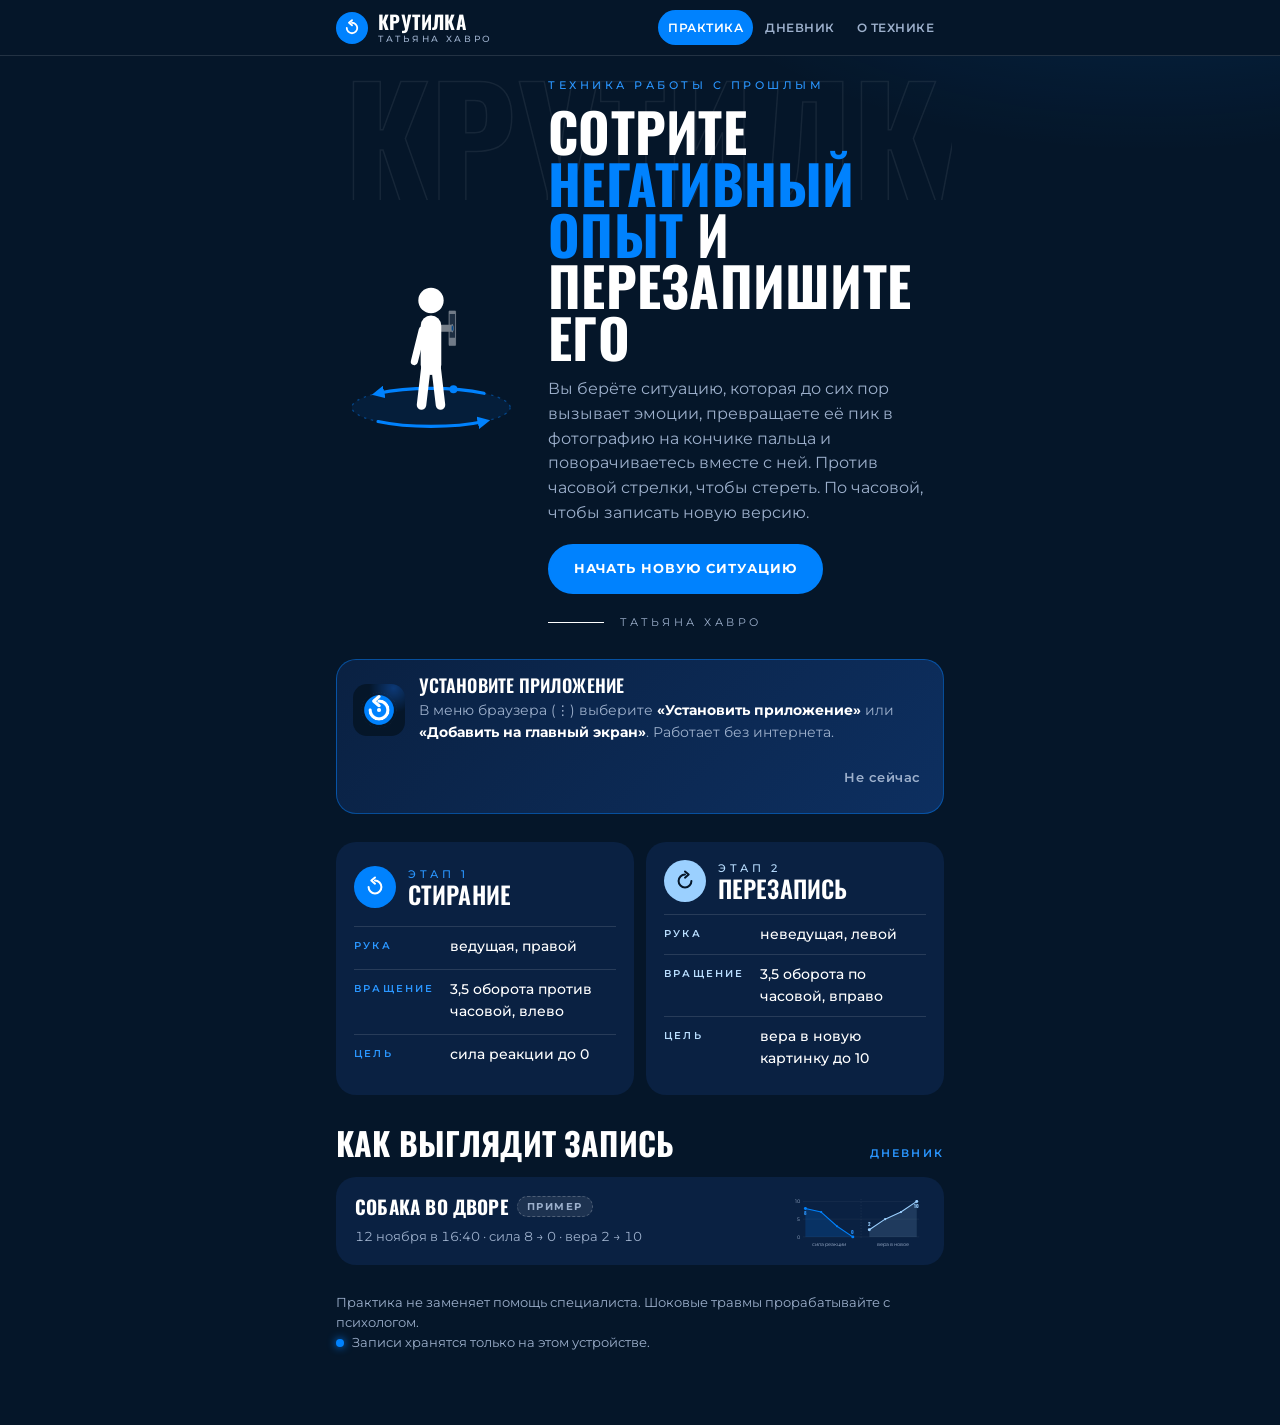
<file: krutilka/index.html>
<!doctype html>
<html lang="ru">
<head>
<meta charset="utf-8">
<meta name="viewport" content="width=device-width,initial-scale=1,viewport-fit=cover">
<title>Крутилка · Татьяна Хавро</title>
<meta name="description" content="Тренажёр техники «Крутилка»: стирание негативного опыта прошлого и перезапись, с голосовым счётом оборотов и дневником.">
<meta name="theme-color" content="#051629">
<link rel="manifest" href="manifest.webmanifest">
<link rel="icon" type="image/png" sizes="32x32" href="icon-32.png">
<link rel="apple-touch-icon" href="apple-touch-icon.png">
<meta name="apple-mobile-web-app-capable" content="yes">
<meta name="mobile-web-app-capable" content="yes">
<meta name="apple-mobile-web-app-status-bar-style" content="black-translucent">
<meta name="apple-mobile-web-app-title" content="Крутилка">
<link rel="preconnect" href="https://fonts.googleapis.com">
<link rel="preconnect" href="https://fonts.gstatic.com" crossorigin>
<link rel="stylesheet" href="https://fonts.googleapis.com/css2?family=Oswald:wght@500;600;700&family=Montserrat:wght@400;500;600;700&display=swap">
<style>
:root{padding-top:env(safe-area-inset-top,0px);padding-bottom:env(safe-area-inset-bottom,0px)}
html{background:#051629;scroll-padding-top:env(safe-area-inset-top,0px);-webkit-text-size-adjust:100%}
body{margin:0}
img{max-width:100%}
/* install card */
.install{display:grid;grid-template-columns:auto minmax(0,1fr);gap:14px;align-items:center;background:linear-gradient(135deg,#0A2142,#0D2F60);border:1px solid rgba(0,130,254,.45);border-radius:20px;padding:16px;margin-bottom:28px}
.install-ic{width:52px;height:52px;border-radius:14px;display:block}
.install h3{font-size:18px}
.install p{font-size:13.5px;color:var(--muted);margin-top:4px}
.install p b{color:var(--ink)}
.install-act{grid-column:1/-1;display:flex;gap:8px;flex-wrap:wrap;justify-content:flex-end}

/* Layout: Татьяна Хавро's look — deep navy, white condensed caps, electric blue, spaced small caps with a rule, pill buttons, outlined background words.
   One calm column (max 640px). «Стирание» runs in electric blue, «Перезапись» in ice blue. Single dark look on purpose, as on her landing. */
:root{
  --bg:#051629; --bg2:#03101F; --surface:#0A2142; --surface-2:#0D2A52; --ink:#FFFFFF; --muted:#9DB0CC; --line:rgba(255,255,255,.12);
  --erase:#0082FE; --erase-hi:#2A96FF; --erase-soft:rgba(0,130,254,.16); --on-erase:#FFFFFF;
  --rewrite:#9BD0FF; --rewrite-hi:#B9DEFF; --rewrite-soft:rgba(155,208,255,.13); --on-rewrite:#051629;
  --danger:#E5484D; --frame:#F4F7FB; --frame-ink:#0A2142;
  --phase:var(--erase); --phase-hi:var(--erase-hi); --phase-soft:var(--erase-soft); --on-phase:var(--on-erase);
  --f-display:"Oswald","Arial Narrow",Impact,sans-serif;
  --f-body:"Montserrat",system-ui,-apple-system,"Segoe UI",sans-serif;
  --shadow:0 24px 50px -24px rgba(0,0,0,.75);
  color-scheme:dark;
}
*{box-sizing:border-box}
[hidden]{display:none!important}
body{background:radial-gradient(900px 520px at 90% -12%,rgba(0,130,254,.20),transparent 62%),var(--bg);color:var(--ink);font:400 15.5px/1.6 var(--f-body);-webkit-font-smoothing:antialiased}
body::before{content:"";position:fixed;inset:0 0 auto;height:env(safe-area-inset-top,0px);z-index:10;background:var(--bg)}
.wrap{max-width:640px;margin:0 auto;padding-left:max(16px,env(safe-area-inset-left,0px));padding-right:max(16px,env(safe-area-inset-right,0px))}
.ph-rewrite{--phase:var(--rewrite);--phase-hi:var(--rewrite-hi);--phase-soft:var(--rewrite-soft);--on-phase:var(--on-rewrite)}
a{color:var(--phase-hi)}
h1,h2,h3{margin:0;text-wrap:balance;font-family:var(--f-display);font-weight:700;text-transform:uppercase;letter-spacing:.005em}
h1{font-size:clamp(34px,9.4vw,54px);line-height:.95}
h2{font-size:clamp(25px,6.4vw,32px);line-height:1.02}
h3{font-size:19px;line-height:1.1;font-weight:600}
h1 .b,h2 .b{color:var(--erase)}
p{margin:0}
.eyebrow{font:500 11px/1.3 var(--f-body);letter-spacing:.32em;text-transform:uppercase;color:var(--phase-hi)}
.muted{color:var(--muted)}
.hint{font-size:13px;color:var(--muted)}

/* bar */
.bar{position:sticky;top:env(safe-area-inset-top,0px);z-index:5;background:var(--bg);border-bottom:1px solid var(--line)}
.bar-in{display:flex;align-items:center;justify-content:space-between;gap:8px 12px;padding-block:10px;flex-wrap:wrap}
.brand{display:flex;align-items:center;gap:10px;color:var(--ink);text-decoration:none}
.brand-mark{display:grid;place-items:center;width:32px;height:32px;border-radius:50%;background:var(--erase);color:#fff;flex:none}
.brand-txt{display:grid;gap:3px}
.brand-txt b{font:700 19px/1 var(--f-display);text-transform:uppercase;letter-spacing:.02em}
.brand-txt small{font:500 9px/1 var(--f-body);letter-spacing:.3em;text-transform:uppercase;color:var(--muted)}
.tabs{display:flex;gap:2px}
.tabs a{padding:8px 10px;border-radius:999px;color:var(--muted);text-decoration:none;font-weight:600;font-size:12px;letter-spacing:.04em;text-transform:uppercase;white-space:nowrap}
.tabs a[aria-current="page"]{background:var(--erase);color:#fff}
main{padding-block:22px 72px}

/* buttons */
.btn{appearance:none;font:700 12.5px/1.2 var(--f-body);letter-spacing:.08em;text-transform:uppercase;padding:15px 24px;border-radius:999px;cursor:pointer;display:inline-flex;align-items:center;justify-content:center;gap:8px;min-height:50px;text-decoration:none;text-align:center;border:2px solid transparent;transition:transform .2s,box-shadow .2s,background .2s}
.btn-primary{background:var(--phase);border-color:var(--phase);color:var(--on-phase)}
.btn-primary:not([disabled]):hover{transform:translateY(-2px);box-shadow:0 12px 28px -10px color-mix(in srgb,var(--phase) 80%,transparent)}
.btn-ghost{background:transparent;color:var(--ink);border-color:rgba(255,255,255,.35)}
.btn-ghost:hover{border-color:#fff}
.btn-danger{background:var(--danger);border-color:var(--danger);color:#fff}
.btn-text{appearance:none;border:0;background:none;color:var(--muted);font:600 13px/1.2 var(--f-body);letter-spacing:.04em;padding:10px 6px;min-height:40px;cursor:pointer;display:inline-flex;align-items:center;gap:6px}
.btn-text:hover{color:var(--ink)}
.btn[disabled]{opacity:.38;cursor:not-allowed}
:is(a,button,input,textarea,summary):focus-visible{outline:2px solid var(--erase-hi);outline-offset:3px}
.say{display:none}
.can-speak .say{display:inline-flex}

/* cards & generic */
.card{background:var(--surface);border-radius:24px;padding:22px 20px}
.stack{display:grid;gap:18px}
.note{background:var(--phase-soft);border-left:3px solid var(--phase);border-radius:6px 14px 14px 6px;padding:12px 14px;font-size:14.5px;font-weight:500}
.actions{display:flex;gap:10px;flex-wrap:wrap;align-items:center;justify-content:space-between;padding-top:4px}
.actions .grow{flex:1 1 200px}
.actions .right{display:flex;gap:10px;flex-wrap:wrap;flex:1 1 240px;justify-content:flex-end}
.actions .right .btn{flex:1 1 180px}

/* instructions: outlined numerals like the program's modules */
.instr{margin:0;padding:0;list-style:none;counter-reset:s;display:grid;gap:14px}
.instr li{counter-increment:s;display:grid;grid-template-columns:42px minmax(0,1fr);gap:12px;align-items:start}
.instr li::before{content:counter(s,decimal-leading-zero);font:700 30px/.9 var(--f-display);color:transparent;-webkit-text-stroke:1.3px var(--phase-hi)}

/* fields */
.field{display:grid;gap:8px}
.f-l{font-weight:600;font-size:14.5px}
.f-l small{font-weight:400;color:var(--muted);font-size:12.5px;margin-left:6px}
input[type=text],textarea{width:100%;font:400 16px/1.45 var(--f-body);color:var(--ink);background:rgba(255,255,255,.04);border:1px solid var(--line);border-radius:14px;padding:12px 14px}
input[type=text]:focus,textarea:focus{border-color:var(--phase)}
textarea{resize:vertical;min-height:64px}
input::placeholder,textarea::placeholder{color:rgba(157,176,204,.7)}
.chips{display:flex;flex-wrap:wrap;gap:6px}
.chip{appearance:none;font:600 13px/1 var(--f-body);padding:9px 12px;border-radius:999px;border:1px solid color-mix(in srgb,var(--phase) 55%,transparent);background:transparent;color:var(--ink);cursor:pointer}
.chip.on{background:var(--phase);border-color:var(--phase);color:var(--on-phase)}
.seg{display:grid;grid-template-columns:1fr 1fr;gap:8px}
.seg button{appearance:none;border:1px solid var(--line);background:rgba(255,255,255,.03);color:var(--muted);border-radius:16px;padding:12px 14px;font:500 13px/1.25 var(--f-body);cursor:pointer;text-align:left}
.seg button b{display:block;font:700 18px/1.1 var(--f-display);text-transform:uppercase;color:var(--ink);margin-bottom:3px}
.seg button.on{border-color:var(--phase);background:var(--phase-soft)}
input[type=range]{width:100%;accent-color:var(--phase)}
.tg{display:flex;gap:10px;align-items:center;font-size:14.5px;cursor:pointer}
.tg input{width:20px;height:20px;accent-color:var(--phase);flex:none}
.toggles{display:grid;gap:10px}

/* 0–10 scale */
.scale{display:grid;grid-template-columns:repeat(11,minmax(0,1fr));gap:4px}
.sc{appearance:none;padding:0;min-height:44px;border-radius:10px;border:1px solid var(--line);color:var(--ink);font:600 18px/1 var(--f-display);font-variant-numeric:tabular-nums;cursor:pointer;
  background:linear-gradient(to top,color-mix(in srgb,var(--phase) 32%,transparent) calc(var(--i) * 10%),rgba(255,255,255,.03) 0)}
.sc.on{background:var(--phase);border-color:var(--phase);color:var(--on-phase);box-shadow:0 8px 20px -8px var(--phase)}
.scale-ends{display:flex;justify-content:space-between;gap:12px;font-size:12px;color:var(--muted)}
.hist{display:flex;flex-wrap:wrap;align-items:center;gap:8px;font-size:12px;letter-spacing:.2em;text-transform:uppercase;color:var(--muted)}
.hist b{font:700 20px/1 var(--f-display);letter-spacing:.02em;color:var(--phase-hi);font-variant-numeric:tabular-nums}

/* progress */
.prog{display:grid;gap:12px;margin-bottom:14px}
.prog-top{display:flex;align-items:center;justify-content:space-between;gap:10px}
.prog-title{font:600 16px/1.1 var(--f-display);text-transform:uppercase;letter-spacing:.03em;min-width:0;overflow:hidden;text-overflow:ellipsis;white-space:nowrap;color:var(--muted)}
.prog-phases{display:grid;grid-template-columns:6fr 5fr;gap:12px}
.pp{display:grid;gap:7px;min-width:0}
.pp-l{display:flex;justify-content:space-between;gap:6px;font-size:10px;font-weight:600;letter-spacing:.24em;text-transform:uppercase;color:var(--muted)}
.pp-l b{font:700 14px/1 var(--f-display);letter-spacing:.02em;text-transform:none;font-variant-numeric:tabular-nums;white-space:nowrap}
.pp1 .pp-l b{color:var(--erase-hi)} .pp2 .pp-l b{color:var(--rewrite)}
.pp.is-cur .pp-l span{color:var(--ink)}
.dots{display:flex;gap:4px}
.dot{flex:1;height:5px;border-radius:3px;background:rgba(255,255,255,.12)}
.pp1 .dot.done,.pp1 .dot.cur{background:var(--erase)}
.pp2 .dot.done,.pp2 .dot.cur{background:var(--rewrite)}
.dot.cur{box-shadow:0 0 10px color-mix(in srgb,var(--phase) 80%,transparent)}

/* photo on the fingertip */
.photo-row{display:flex;justify-content:center;padding:6px 0 2px}
.photo{--i:1;width:min(210px,62vw);background:var(--frame);padding:10px 10px 0;border-radius:4px;box-shadow:var(--shadow);transform:rotate(-1.6deg)}
.ph-img{position:relative;aspect-ratio:4/3;overflow:hidden;
  filter:saturate(calc(.12 + .88 * var(--i))) blur(calc((1 - var(--i)) * 2.4px)) contrast(calc(.55 + .45 * var(--i)));
  opacity:calc(.16 + .84 * var(--i));transition:filter .5s ease,opacity .5s ease}
.photo-neg .ph-img{background:radial-gradient(ellipse at 72% 26%,rgba(255,255,255,.2),transparent 42%),linear-gradient(162deg,#0B1524 0%,#26364B 48%,#6A788C 100%)}
.photo-pos .ph-img{background:radial-gradient(circle at 28% 28%,#FFFFFF 0 10%,rgba(255,255,255,.55) 11%,transparent 30%),linear-gradient(175deg,#DDEFFF 0%,#86C3FF 46%,#1F86F2 100%)}
.ph-img::after{content:"";position:absolute;inset:0;background:repeating-radial-gradient(circle at 30% 40%,rgba(255,255,255,.06) 0 1px,transparent 1px 3px);mix-blend-mode:overlay}
.finger{position:absolute;left:50%;top:50%;width:20px;height:20px;margin:-10px 0 0 -10px;border-radius:50%;background:var(--frame);border:3px solid var(--frame-ink);z-index:1}
.finger::after{content:"";position:absolute;inset:-9px;border-radius:50%;border:2px solid var(--frame);opacity:.7;animation:pulse 2.2s ease-out infinite}
@keyframes pulse{from{transform:scale(.6);opacity:.8}to{transform:scale(1.5);opacity:0}}
.ph-cap{font:700 15px/1.2 var(--f-display);text-transform:uppercase;letter-spacing:.02em;color:var(--frame-ink);padding:9px 2px 11px;text-align:center;overflow-wrap:anywhere}
.ph-score{font:600 10px/1 var(--f-body);letter-spacing:.24em;color:var(--frame-ink);opacity:.65;display:block;margin-top:5px;font-variant-numeric:tabular-nums}

/* figure: a person with an outstretched arm, the photo on the fingertip, turning on the spot */
.fig{width:100%;height:auto;display:block;overflow:visible}
.fig-neg{color:var(--erase)} .fig-pos{color:var(--rewrite)}
.fig-floor{fill:color-mix(in srgb,currentColor 8%,transparent);stroke:color-mix(in srgb,currentColor 45%,transparent);stroke-width:1.5;stroke-dasharray:3 6}
.fig-arc{fill:none;stroke:currentColor;stroke-width:4;stroke-linecap:round}
.fig-limb{fill:none;stroke:var(--ink);stroke-linecap:round;stroke-linejoin:round}
.fig-headc{fill:var(--ink)}
.fig-photo{fill:var(--frame);stroke:color-mix(in srgb,var(--ink) 30%,transparent);stroke-width:1}
.fig-neg .fig-photo-in{fill:#3B4C61} .fig-pos .fig-photo-in{fill:color-mix(in srgb,currentColor 70%,#FFFFFF)}
.fig-tip{fill:currentColor;stroke:var(--frame);stroke-width:2}
.arm-back{opacity:.45}
.fig-dot{fill:currentColor}

/* spin */
.spin-stage{display:grid;grid-template-columns:minmax(0,230px) minmax(0,1fr);gap:18px;align-items:center}
.spin-read{display:grid;gap:6px}
.spin-num{font:700 84px/.9 var(--f-display);color:var(--phase);font-variant-numeric:tabular-nums;text-transform:uppercase;text-shadow:0 0 30px color-mix(in srgb,var(--phase) 55%,transparent)}
.spin-lbl{font-size:11px;letter-spacing:.28em;text-transform:uppercase;color:var(--muted)}
.halves{display:grid;grid-template-columns:2fr 2fr 2fr 1fr;gap:8px}
.hg{display:grid;grid-template-columns:1fr 1fr;gap:3px}
.hg-half{grid-template-columns:1fr}
.hg i{height:9px;border-radius:5px;--f:0;background:linear-gradient(to right,var(--phase) calc(var(--f) * 100%),rgba(255,255,255,.12) 0)}
.hg span{grid-column:1/-1;text-align:center;font:700 14px/1 var(--f-display);color:var(--muted);padding-top:5px}
.spin-status{font-weight:600;min-height:1.5em}
@media (max-width:460px){.spin-stage{grid-template-columns:1fr;justify-items:center;text-align:center}.spin-stage .fig{max-width:230px}}

/* home */
.hero{position:relative;display:grid;grid-template-columns:190px minmax(0,1fr);gap:22px;align-items:center;margin-bottom:28px}
.hero-txt{display:grid;gap:14px;position:relative;z-index:1}
.hero-txt p{color:var(--muted);max-width:60ch}
.hero-fig{position:relative;z-index:1}
.hero-act{display:flex;flex-wrap:wrap;gap:10px;padding-top:4px}
.outline{position:absolute;right:-8px;top:-6px;z-index:0;font:700 clamp(84px,24vw,150px)/.85 var(--f-display);text-transform:uppercase;color:transparent;-webkit-text-stroke:1.5px rgba(255,255,255,.07);pointer-events:none;user-select:none;white-space:nowrap;overflow:hidden;max-width:100%}
.sign{display:flex;align-items:center;gap:16px;font-size:11px;letter-spacing:.32em;text-transform:uppercase;color:var(--ink);padding-top:6px}
.sign::before{content:"";width:56px;height:1px;background:var(--ink);flex:none}
@media (max-width:560px){.hero{grid-template-columns:1fr}.hero-fig{max-width:170px;justify-self:center}}
.phases{display:grid;grid-template-columns:repeat(2,minmax(0,1fr));gap:12px;margin-bottom:32px}
@media (max-width:520px){.phases{grid-template-columns:1fr}}
.phase{background:var(--surface);border-radius:20px;padding:18px;display:grid;gap:12px}
.phase-h{display:flex;gap:12px;align-items:center}
.phase-ic{display:grid;place-items:center;width:42px;height:42px;border-radius:50%;background:var(--phase);color:var(--on-phase);flex:none}
.phase h3{font-size:24px}
.phase dl{margin:0;display:grid}
.phase dl div{display:grid;grid-template-columns:88px minmax(0,1fr);gap:8px;font-size:14px;padding-block:8px;border-top:1px solid var(--line)}
.phase dt{font-size:10px;letter-spacing:.22em;text-transform:uppercase;color:var(--phase-hi);font-weight:600;padding-top:3px}
.phase dd{margin:0;font-weight:500}
.sec-h{display:flex;justify-content:space-between;align-items:baseline;gap:12px;margin-bottom:14px}
.sec-h a{font-size:11px;font-weight:600;letter-spacing:.2em;text-transform:uppercase;text-decoration:none}
.foot{margin-top:28px;font-size:12.5px;color:var(--muted)}

/* journal */
.page-h{display:grid;gap:8px;margin-bottom:20px}
.sync{font-size:12.5px;color:var(--muted);display:flex;align-items:center;gap:8px}
.sync::before{content:"";width:8px;height:8px;border-radius:50%;background:var(--muted);flex:none}
.sync.ok::before{background:var(--erase);box-shadow:0 0 8px var(--erase)}
.jlist{display:grid;gap:12px}
.jc{background:var(--surface);border-radius:20px;overflow:hidden;border:1px solid transparent}
.jc:hover{border-color:rgba(0,130,254,.4)}
.jc-head{appearance:none;border:0;background:none;color:inherit;font:inherit;text-align:left;width:100%;padding:16px 18px;cursor:pointer;display:grid;grid-template-columns:minmax(0,1fr) auto;gap:6px 14px;align-items:center}
.jc-top{display:flex;align-items:center;gap:8px;flex-wrap:wrap;min-width:0}
.jc-title{font:700 19px/1.1 var(--f-display);text-transform:uppercase;letter-spacing:.01em;overflow-wrap:anywhere}
.jc-meta{grid-column:1;font-size:12.5px;color:var(--muted);font-variant-numeric:tabular-nums}
.jc-head .jc-chart{grid-column:2;grid-row:1/span 2;width:132px}
@media (max-width:420px){.jc-head .jc-chart{width:104px}}
.pill{font:700 9.5px/1 var(--f-body);letter-spacing:.16em;text-transform:uppercase;padding:5px 9px;border-radius:999px;background:rgba(255,255,255,.08);color:var(--muted);border:1px dashed rgba(255,255,255,.22)}
.pill-done{background:var(--erase);color:#fff;border-color:var(--erase)}
.pill-active{background:transparent;color:var(--rewrite);border:1px dashed var(--rewrite)}
.jc-body{border-top:1px solid var(--line);padding:16px 18px;display:grid;gap:16px}
.cols{display:grid;grid-template-columns:repeat(2,minmax(0,1fr));gap:12px}
@media (max-width:520px){.cols{grid-template-columns:1fr}}
.col{display:grid;gap:8px;align-content:start;padding:14px;border-radius:16px;background:var(--phase-soft)}
.col h4{margin:0;font:600 10px/1.3 var(--f-body);letter-spacing:.22em;text-transform:uppercase;color:var(--phase-hi)}
.kv{display:grid;gap:2px;font-size:14px}
.kv span{font-size:10px;letter-spacing:.18em;text-transform:uppercase;color:var(--muted)}
.kv p{overflow-wrap:anywhere;white-space:pre-wrap}
.rounds{margin:0;padding-left:18px;font-size:13.5px;display:grid;gap:4px}
.confirm{display:grid;gap:10px;padding:14px;border-radius:16px;border:1px solid var(--danger)}
.empty{display:grid;gap:14px;justify-items:start;margin-bottom:18px}
.empty p{color:var(--muted);max-width:60ch}

/* chart */
.chart{width:100%;height:auto;display:block;max-width:380px}
.chart text{font-family:var(--f-body);fill:var(--muted)}
.chart .v{font-family:var(--f-display);font-weight:700;font-variant-numeric:tabular-nums}
.chart .grid{stroke:rgba(255,255,255,.1);stroke-width:1}
.chart .div{stroke:rgba(255,255,255,.18);stroke-width:1;stroke-dasharray:3 4}
.c-neg{stroke:var(--erase);fill:none;stroke-width:2.6;stroke-linejoin:round;stroke-linecap:round}
.c-pos{stroke:var(--rewrite);fill:none;stroke-width:2.6;stroke-linejoin:round;stroke-linecap:round}
.a-neg{fill:var(--erase);fill-opacity:.18;stroke:none}
.a-pos{fill:var(--rewrite);fill-opacity:.14;stroke:none}
.p-neg{fill:var(--erase)} .p-pos{fill:var(--rewrite)}
.chart .v.n{fill:var(--erase-hi)} .chart .v.p{fill:var(--rewrite)}

/* about */
.prose{display:grid;gap:16px;max-width:62ch}
.prose h2{margin-top:12px}
.prose ul{margin:0;padding-left:20px;display:grid;gap:6px}
.examples{display:grid;gap:8px;padding:14px 16px;border-radius:16px;border:1px dashed rgba(255,255,255,.22)}
.examples ul{margin:0;padding-left:18px;display:grid;gap:6px;font-size:14.5px}
.ex-l{font-size:10px;font-weight:600;letter-spacing:.24em;text-transform:uppercase;color:var(--muted)}
.safety{display:grid;gap:8px;padding:16px 18px;border-radius:16px;background:rgba(255,255,255,.04);border-left:3px solid var(--erase);font-size:14px}
.safety h3{font-size:17px}
.safety ul{margin:0;padding-left:18px;display:grid;gap:5px}

/* floating */
.say-stop{position:fixed;right:calc(16px + env(safe-area-inset-right,0px));bottom:calc(16px + env(safe-area-inset-bottom,0px));z-index:20;box-shadow:var(--shadow);background:var(--surface)!important}
.toast{position:fixed;left:50%;bottom:calc(20px + env(safe-area-inset-bottom,0px));transform:translateX(-50%);z-index:30;background:#FFFFFF;color:var(--bg);font-weight:600;padding:12px 18px;border-radius:999px;font-size:13.5px;max-width:calc(100% - 32px);box-shadow:var(--shadow)}

@media (prefers-reduced-motion: reduce){
  .finger::after{animation:none}
  .ph-img{transition:none}
  .btn{transition:none}
}
</style>
</head>
<body>
<header class="bar">
  <div class="wrap bar-in">
    <a class="brand" href="#" data-nav="home">
      <span class="brand-mark" aria-hidden="true"><svg viewBox="0 0 24 24" width="18" height="18"><g transform="translate(24,0) scale(-1,1)"><path d="M19 12a7 7 0 1 1-7-7" fill="none" stroke="currentColor" stroke-width="2.4" stroke-linecap="round"/><path d="M12 1.6 16 5l-4 3.4" fill="none" stroke="currentColor" stroke-width="2.4" stroke-linecap="round" stroke-linejoin="round"/></g></svg></span>
      <span class="brand-txt"><b>Крутилка</b><small>Татьяна Хавро</small></span>
    </a>
    <nav class="tabs" aria-label="Разделы">
      <a href="#" data-tab="home">Практика</a>
      <a href="#journal" data-tab="journal">Дневник</a>
      <a href="#about" data-tab="about">О технике</a>
    </nav>
  </div>
</header>
<main id="app" class="wrap"></main>
<button id="say-stop" class="btn btn-ghost say-stop" type="button" hidden>
  <svg viewBox="0 0 24 24" width="16" height="16" aria-hidden="true"><rect x="6" y="6" width="12" height="12" rx="2" fill="currentColor"/></svg>
  Остановить чтение
</button>
<div id="toast" class="toast" role="status" hidden></div>

<script>
(() => {
'use strict';

/* ---------- helpers ---------- */
const $ = (s, r = document) => r.querySelector(s);
const $$ = (s, r = document) => Array.from(r.querySelectorAll(s));
const esc = v => String(v ?? '').replace(/[&<>"']/g, c => ({'&':'&amp;','<':'&lt;','>':'&gt;','"':'&quot;',"'":'&#39;'}[c]));
const clone = o => JSON.parse(JSON.stringify(o));
const sleep = ms => new Promise(r => setTimeout(r, ms));
const reduceMotion = (() => { try { return matchMedia('(prefers-reduced-motion: reduce)').matches; } catch (e) { return false; } })();
const getPath = (o, p) => p.split('.').reduce((a, k) => (a == null ? a : a[k]), o);
const setPath = (o, p, v) => { const ks = p.split('.'); const last = ks.pop(); ks.reduce((a, k) => (a[k] ??= {}), o)[last] = v; };
const HAND = { right: 'правой', left: 'левой' };
const fmtDate = ts => { try { return new Date(ts).toLocaleString('ru-RU', { day: 'numeric', month: 'long', hour: '2-digit', minute: '2-digit' }); } catch (e) { return ''; } };

const app = $('#app');
const toastEl = $('#toast');
let toastT = null;
function toast(msg) { toastEl.textContent = msg; toastEl.hidden = false; clearTimeout(toastT); toastT = setTimeout(() => { toastEl.hidden = true; }, 3800); }

/* ---------- data ---------- */
const LS_KEY = 'krutilka-khavro.v1';
const lsRead = () => { try { return JSON.parse(localStorage.getItem(LS_KEY)) || {}; } catch (e) { return {}; } };
const lsWrite = o => { try { localStorage.setItem(LS_KEY, JSON.stringify(o)); } catch (e) {} };

const DEFAULT_SETTINGS = { hand: 'right', sec: 5, voice: true, beep: true };
const state = {
  view: 'home',
  settings: { ...DEFAULT_SETTINGS },
  sessions: {},
  cur: null,
  open: { example: false },
  confirmDel: null,
  sync: 'local',
  wantResume: false,
};

const NEG_EMO = ['страх', 'обида', 'стыд', 'злость', 'вина', 'беспомощность', 'тревога', 'грусть', 'растерянность'];
const NEG_BODY = ['ком в горле', 'сжатие в груди', 'тяжесть', 'дрожь', 'жар', 'холод', 'напряжение в плечах', 'пустота в животе', 'сбитое дыхание'];
const POS_EMO = ['спокойствие', 'радость', 'облегчение', 'уверенность', 'безопасность', 'сила', 'тепло', 'свобода', 'благодарность'];
const POS_BODY = ['тепло в груди', 'лёгкость', 'расслабленные плечи', 'ровное дыхание', 'опора в ногах', 'улыбка', 'расправленная спина'];

const EXAMPLE = {
  id: 'example', kind: 'session', example: true, status: 'done', title: 'Собака во дворе',
  createdAt: Date.UTC(2026, 10, 12, 16, 40), hand: 'right',
  neg: { emo: 'страх, беспомощность', body: 'сжатие в груди, дрожь', thoughts: 'Сейчас укусит, и никто не поможет',
    ratings: [{ v: 8 }, { v: 7, note: 'Картинка стала дальше' }, { v: 3, note: 'Почти не трогает' }, { v: 0, note: 'Смотрю спокойно' }] },
  pos: { desc: 'Собака подбегает, резко останавливается и начинает ласкаться. Выходит хозяин и зовёт её.', emo: 'облегчение, спокойствие', body: 'тепло в груди, лёгкость', thoughts: 'Я в безопасности',
    ratings: [{ v: 2 }, { v: 5 }, { v: 7 }, { v: 10 }] },
};

/* ---------- storage: private per-person db, browser fallback ---------- */
const pTimers = {};
const Store = {
  mode: 'local', col: null, queue: new Map(), busy: false, deleted: new Set(),

  loadLocal() {
    const d = lsRead();
    if (d.settings) state.settings = { ...DEFAULT_SETTINGS, ...d.settings };
    state.sessions = d.sessions || {};
  },
  saveLocal() { lsWrite({ settings: state.settings, sessions: this.mode === 'db' ? {} : state.sessions }); },

  async connect() {
    if (!window.claude || typeof window.claude.use !== 'function') return;
    setSync('connecting');
    let db = null, user = null;
    try { [db, user] = await Promise.all([window.claude.use('db'), window.claude.use('user')]); } catch (e) {}
    const uid = user ? await user.id() : null;
    if (!db || !uid) { setSync('local'); return; }
    try { this.col = db.collection('data/users/' + uid); } catch (e) { setSync('local'); return; }
    let settled = false;
    const slow = setTimeout(() => { if (!settled) setSync('slow'); }, 10000);
    this.col.onSnapshot(snap => {
      if (!snap.metadata.fromCache && !settled) { settled = true; clearTimeout(slow); }
      this.onSnap(snap);
    }, err => {
      settled = true; clearTimeout(slow);
      this.fallback(err && err.code === 'revoked' ? null : 'Дневник в аккаунте недоступен. Записи сохраняются в этом браузере.');
    });
  },

  onSnap(snap) {
    const remote = {}; let rs = null;
    for (const d of snap.docs) {
      const x = d.data(); if (!x) continue;
      if (d.id === 'settings') { rs = x.value || null; continue; }
      if (x.kind === 'session' && !this.deleted.has(d.id)) remote[d.id] = clone(x);
    }
    const definitive = !snap.metadata.fromCache;
    if (this.mode !== 'db') {
      if (!definitive) {
        for (const [id, x] of Object.entries(remote)) {
          const loc = state.sessions[id];
          if (!loc || (loc.updatedAt || 0) < (x.updatedAt || 0)) state.sessions[id] = x;
        }
        refresh(); return;
      }
      this.mode = 'db'; setSync('db');
      for (const [id, s] of Object.entries(state.sessions)) {
        if (!remote[id] || (remote[id].updatedAt || 0) < (s.updatedAt || 0)) { remote[id] = s; this.put(id, clone(s)); }
      }
      if (rs) state.settings = { ...DEFAULT_SETTINGS, ...rs };
      else this.put('settings', { kind: 'settings', value: { ...state.settings } });
      state.sessions = remote;
      this.saveLocal();
      refresh(); return;
    }
    if (rs && !this.queue.has('settings')) state.settings = { ...DEFAULT_SETTINGS, ...rs };
    const next = {};
    for (const [id, x] of Object.entries(remote)) {
      const loc = state.sessions[id];
      next[id] = (loc && ((loc.updatedAt || 0) > (x.updatedAt || 0) || this.queue.has(id) || pTimers[id])) ? loc : x;
    }
    for (const [id, loc] of Object.entries(state.sessions)) {
      if (!next[id] && (this.queue.has(id) || pTimers[id] || id === state.cur)) next[id] = loc;
    }
    state.sessions = next;
    refresh();
  },

  put(id, data) { if (this.mode !== 'db' && id !== 'settings' && !this.col) return; this.queue.set(id, { op: 'set', data }); this.flush(); },
  del(id) {
    this.deleted.add(id);
    if (this.mode === 'db') { this.queue.set(id, { op: 'del' }); this.flush(); } else this.saveLocal();
  },
  async flush() {
    if (this.busy || !this.col) return;
    this.busy = true;
    try {
      while (this.queue.size && this.mode === 'db') {
        const [id, job] = this.queue.entries().next().value;
        const ref = this.col.doc(id);
        const run = () => job.op === 'del' ? ref.delete() : ref.set(job.data);
        try { await run(); }
        catch (e) {
          const code = e && e.code;
          if (code === 'unavailable' || code === 'resource_exhausted') {
            await sleep(700 + Math.random() * 900);
            try { await run(); } catch (e2) { this.handleErr(e2); }
          } else this.handleErr(e);
        }
        if (this.queue.get(id) === job) this.queue.delete(id);
      }
    } finally { this.busy = false; }
    if (this.queue.size && this.mode === 'db') this.flush();
  },
  handleErr(e) {
    const code = e && e.code;
    if (code === 'quota_exceeded') { toast('Не удалось сохранить: дневник переполнен. Удалите старые записи.'); return; }
    this.fallback('Не получилось сохранить в аккаунт. Записи сохраняются в этом браузере.');
  },
  fallback(msg) {
    this.mode = 'local'; this.queue.clear(); this.col = null;
    this.saveLocal(); setSync('local');
    if (msg) toast(msg);
  },
};

function persist(s, now = false) {
  s.updatedAt = Date.now();
  state.sessions[s.id] = s;
  clearTimeout(pTimers[s.id]);
  const id = s.id;
  const go = () => {
    delete pTimers[id];
    const cur = state.sessions[id]; if (!cur) return;
    if (Store.mode === 'db') Store.put(id, clone(cur)); else Store.saveLocal();
  };
  if (now) go(); else pTimers[id] = setTimeout(go, 700);
}
function flushAll() {
  for (const id of Object.keys(pTimers)) {
    clearTimeout(pTimers[id]); delete pTimers[id];
    const s = state.sessions[id];
    if (s) { if (Store.mode === 'db') Store.put(id, clone(s)); else Store.saveLocal(); }
  }
}
function saveSettings() {
  lsWrite({ settings: state.settings, sessions: Store.mode === 'db' ? {} : state.sessions });
  if (Store.mode === 'db') Store.put('settings', { kind: 'settings', value: { ...state.settings } });
}
function setSync(v) { state.sync = v; $$('[data-sync]').forEach(el => { el.outerHTML = syncHTML(); }); }
function syncHTML() {
  const t = {
    connecting: ['', 'Подключаем дневник…'],
    db: ['ok', 'Записи сохраняются в вашем аккаунте и видны только вам.'],
    slow: ['', 'Дневник в аккаунте пока не отвечает. Записи сохраняются в этом браузере.'],
    local: ['ok', 'Записи хранятся только на этом устройстве.'],
  }[state.sync] || ['', ''];
  return `<p class="sync ${t[0]}" data-sync>${t[1]}</p>`;
}

/* ---------- sound & voice ---------- */
let actx = null;
function beep(freq = 660, dur = 0.14, vol = 0.18) {
  if (!state.settings.beep) return;
  try {
    actx = actx || new (window.AudioContext || window.webkitAudioContext)();
    if (actx.state === 'suspended') actx.resume();
    const t = actx.currentTime, o = actx.createOscillator(), g = actx.createGain();
    o.type = 'sine'; o.frequency.value = freq;
    g.gain.setValueAtTime(0.0001, t);
    g.gain.exponentialRampToValueAtTime(vol, t + 0.02);
    g.gain.exponentialRampToValueAtTime(0.0001, t + dur);
    o.connect(g); g.connect(actx.destination); o.start(t); o.stop(t + dur + 0.05);
  } catch (e) {}
}

const sayStop = $('#say-stop');
const Voice = {
  tts: null, off: false, speaking: false, synthSpeaking: false,
  init() {
    if (window.claude && typeof window.claude.use === 'function') {
      window.claude.use('tts').then(t => {
        if (!t) return;
        this.tts = t;
        t.onState(({ state: st }) => { this.speaking = st !== 'idle'; this.ui(); });
        this.mark();
      }).catch(() => {});
    }
    if ('speechSynthesis' in window) {
      try { speechSynthesis.onvoiceschanged = () => this.mark(); } catch (e) {}
    }
    this.mark();
  },
  ruVoice() {
    try { return speechSynthesis.getVoices().find(v => /^ru(-|_|$)/i.test(v.lang)) || null; } catch (e) { return null; }
  },
  available() { return !this.off && (!!this.tts || ('speechSynthesis' in window && !!this.ruVoice())); },
  mark() { document.documentElement.classList.toggle('can-speak', this.available()); },
  say(text) {
    if (this.off || !text) return;
    if (this.tts) {
      this.tts.speak(text, { language: 'ru' }).catch(e => {
        const c = e && e.code;
        if (c === 'not_granted' || c === 'unavailable') { this.off = true; this.mark(); this.speaking = false; this.ui(); }
      });
      return;
    }
    if (!('speechSynthesis' in window)) return;
    const v = this.ruVoice(); if (!v) return;
    try {
      speechSynthesis.cancel();
      const u = new SpeechSynthesisUtterance(text);
      u.voice = v; u.lang = v.lang; u.rate = 0.95;
      u.onstart = () => { this.synthSpeaking = true; this.ui(); };
      u.onend = u.onerror = () => { this.synthSpeaking = false; this.ui(); };
      speechSynthesis.speak(u);
    } catch (e) {}
  },
  stop() {
    if (this.tts) this.tts.stop().catch(() => {});
    try { if ('speechSynthesis' in window) speechSynthesis.cancel(); } catch (e) {}
    this.synthSpeaking = false; this.ui();
  },
  ui() { sayStop.hidden = !(this.speaking || this.synthSpeaking); },
};
sayStop.addEventListener('click', () => Voice.stop());
const count = text => { if (state.settings.voice) Voice.say(text); };

/* ---------- visuals ---------- */
const ICON_CW = '<svg viewBox="0 0 24 24" width="22" height="22" aria-hidden="true"><path d="M19 12a7 7 0 1 1-7-7" fill="none" stroke="currentColor" stroke-width="2.2" stroke-linecap="round"/><path d="M12 1.6 16 5l-4 3.4" fill="none" stroke="currentColor" stroke-width="2.2" stroke-linecap="round" stroke-linejoin="round"/></svg>';
const ICON_CCW = '<svg viewBox="0 0 24 24" width="22" height="22" aria-hidden="true"><g transform="translate(24,0) scale(-1,1)"><path d="M19 12a7 7 0 1 1-7-7" fill="none" stroke="currentColor" stroke-width="2.2" stroke-linecap="round"/><path d="M12 1.6 16 5l-4 3.4" fill="none" stroke="currentColor" stroke-width="2.2" stroke-linecap="round" stroke-linejoin="round"/></g></svg>';
const ICON_SPEAK = '<svg viewBox="0 0 24 24" width="18" height="18" aria-hidden="true"><path d="M4 9.5h3.5L12 5.5v13l-4.5-4H4z" fill="currentColor"/><path d="M15.5 9a4 4 0 0 1 0 6M18 6.5a7.5 7.5 0 0 1 0 11" fill="none" stroke="currentColor" stroke-width="1.8" stroke-linecap="round"/></svg>';

let figN = 0;
/* A person seen from the front, standing on a floor circle, one arm stretched out with the photo on the fingertip.
   The arm swings around the body (pseudo-3D): poseFig() turns it, the dot on the floor shows where it points. */
function figureSVG(kind, hand, rotId, animate) {
  const ccw = kind === 'neg';
  const mid = 'mk' + (++figN);
  const cx = 120, cy = 206, rx = 100, ry = 24;
  const P = a => [cx + rx * Math.cos(a * Math.PI / 180), cy + ry * Math.sin(a * Math.PI / 180)].map(n => n.toFixed(1)).join(' ');
  const arc = (a1, a2, sw) => `<path d="M ${P(a1)} A ${rx} ${ry} 0 0 ${sw} ${P(a2)}" class="fig-arc" marker-end="url(#${mid})"/>`;
  const back = ccw ? arc(312, 228, 0) : arc(228, 312, 1);
  const front = ccw ? arc(132, 48, 0) : arc(48, 132, 1);
  const arm = `<rect x="199" y="84" width="32" height="44" rx="2" class="fig-photo"/><rect x="203" y="88" width="24" height="30" class="fig-photo-in"/><line x1="124" y1="106" x2="215" y2="106" class="fig-limb" stroke-width="9"/><circle cx="215" cy="106" r="4.5" class="fig-tip"/>`;
  return `<svg class="fig fig-${kind}" viewBox="0 40 240 200" data-dir="${ccw ? 'ccw' : 'cw'}"${rotId ? ` id="${rotId}"` : ''}${animate ? ' data-auto' : ''} role="img" aria-label="Человек стоит на месте, держит фотографию на пальце вытянутой руки и поворачивается ${ccw ? 'против часовой стрелки, влево' : 'по часовой стрелке, вправо'}">
    <defs><marker id="${mid}" viewBox="0 0 10 10" refX="5" refY="5" markerWidth="4" markerHeight="4" orient="auto"><path d="M0 0 L10 5 L0 10 z" fill="currentColor"/></marker></defs>
    <ellipse class="fig-floor" cx="${cx}" cy="${cy}" rx="${rx}" ry="${ry}"/>
    <circle class="fig-dot" cx="${cx + rx}" cy="${cy}" r="5"/>
    ${back}
    <g class="arm-back" visibility="hidden">${arm}</g>
    <g class="fig-person">
      <line x1="114" y1="152" x2="108" y2="203" class="fig-limb" stroke-width="12"/>
      <line x1="126" y1="152" x2="132" y2="203" class="fig-limb" stroke-width="12"/>
      <line x1="120" y1="103" x2="120" y2="152" class="fig-limb" stroke-width="26"/>
      <line x1="109" y1="108" x2="99" y2="148" class="fig-limb" stroke-width="9"/>
      <circle cx="120" cy="71" r="16" class="fig-headc"/>
    </g>
    <g class="arm-front">${arm}</g>
    ${front}
  </svg>`;
}
/* th: angle of the arm on the floor, counter-clockwise seen from above; 0 = pointing right */
function poseFig(svg, th) {
  if (!svg) return;
  const c = Math.cos(th), s = Math.sin(th);
  const m = `matrix(${c.toFixed(4)},0,0,1,${(120 * (1 - c)).toFixed(2)},0)`;
  const back = svg.querySelector('.arm-back'), front = svg.querySelector('.arm-front'), dot = svg.querySelector('.fig-dot');
  if (!back || !front) return;
  back.setAttribute('transform', m); front.setAttribute('transform', m);
  back.setAttribute('visibility', s > 0 ? 'visible' : 'hidden');
  front.setAttribute('visibility', s > 0 ? 'hidden' : 'visible');
  if (dot) { dot.setAttribute('cx', (120 + 100 * c).toFixed(1)); dot.setAttribute('cy', (206 - 24 * s).toFixed(1)); }
}
let autoRaf = null;
function autoFigs() {
  if (autoRaf) cancelAnimationFrame(autoRaf);
  autoRaf = null;
  if (reduceMotion || !$$('.fig[data-auto]').length) return;
  const t0 = performance.now();
  const step = now => {
    const figs = $$('.fig[data-auto]');
    if (!figs.length) { autoRaf = null; return; }
    figs.forEach(f => poseFig(f, (f.dataset.dir === 'cw' ? -1 : 1) * (now - t0) / 1000 * (2 * Math.PI / 7)));
    autoRaf = requestAnimationFrame(step);
  };
  autoRaf = requestAnimationFrame(step);
}

function photoHTML(kind, v, title) {
  const i = v == null ? 1 : Math.max(0, Math.min(10, v)) / 10;
  const label = kind === 'neg' ? 'сила' : 'вера';
  return `<figure class="photo photo-${kind}" style="--i:${i}" aria-label="Фотография ситуации${v != null ? `, ${label} ${v} из 10` : ''}">
    <div class="ph-img"><span class="finger" aria-hidden="true"></span></div>
    <figcaption class="ph-cap">${esc(title || 'Без названия')}${v != null ? `<span class="ph-score">${label} ${v}/10</span>` : ''}</figcaption>
  </figure>`;
}

function chartSVG(neg, pos, cls = '') {
  const W = 320, H = 132, pl = 24, pr = 14, pt = 18, pb = 28, gap = 28;
  const iw = W - pl - pr, ih = H - pt - pb, half = (iw - gap) / 2;
  const y = v => pt + ih * (1 - v / 10);
  const xs = (n, x0) => n <= 1 ? [x0 + half / 2] : Array.from({ length: n }, (_, k) => x0 + 6 + k * (half - 12) / (n - 1));
  const nx = xs(neg.length, pl), px = xs(pos.length, pl + half + gap);
  let g = '';
  for (const v of [0, 5, 10]) g += `<line class="grid" x1="${pl}" x2="${W - pr}" y1="${y(v)}" y2="${y(v)}"/><text x="${pl - 7}" y="${y(v) + 4}" text-anchor="end" font-size="11">${v}</text>`;
  const dx = pl + half + gap / 2;
  g += `<line class="div" x1="${dx}" x2="${dx}" y1="${pt - 6}" y2="${H - pb + 4}"/>`;
  const series = (vals, xsArr, k) => {
    if (!vals.length) return `<text x="${xsArr[0]}" y="${y(5) + 4}" text-anchor="middle" font-size="12">—</text>`;
    const pts = vals.map((v, j) => `${xsArr[j].toFixed(1)},${y(v).toFixed(1)}`);
    let out = '';
    if (vals.length > 1) out += `<path class="a-${k}" d="M ${xsArr[0].toFixed(1)} ${y(0)} L ${pts.join(' L ')} L ${xsArr[vals.length - 1].toFixed(1)} ${y(0)} Z"/><polyline class="c-${k}" points="${pts.join(' ')}"/>`;
    vals.forEach((v, j) => { out += `<circle class="p-${k}" cx="${xsArr[j].toFixed(1)}" cy="${y(v).toFixed(1)}" r="${j === 0 || j === vals.length - 1 ? 3.6 : 2.6}"/>`; });
    const lab = j => { const v = vals[j]; const yy = v >= 8 ? y(v) + 15 : y(v) - 8; return `<text class="v ${k === 'neg' ? 'n' : 'p'}" x="${xsArr[j].toFixed(1)}" y="${yy.toFixed(1)}" text-anchor="middle" font-size="12">${v}</text>`; };
    out += lab(0); if (vals.length > 1) out += lab(vals.length - 1);
    return out;
  };
  g += series(neg, nx, 'neg') + series(pos, px, 'pos');
  g += `<text x="${pl + half / 2}" y="${H - 7}" text-anchor="middle" font-size="11.5">сила реакции</text><text x="${pl + half + gap + half / 2}" y="${H - 7}" text-anchor="middle" font-size="11.5">вера в новое</text>`;
  const aria = `Сила реакции: ${neg.join(' → ') || 'нет оценок'}. Вера в новую картинку: ${pos.join(' → ') || 'нет оценок'}.`;
  return `<svg class="chart ${cls}" viewBox="0 0 ${W} ${H}" role="img" aria-label="${esc(aria)}">${g}</svg>`;
}

function scaleHTML(val, kind) {
  const ends = kind === 'neg' ? ['0 — не трогает', '10 — очень сильно'] : ['0 — совсем не верю', '10 — это правда'];
  let b = '';
  for (let i = 0; i <= 10; i++) b += `<button type="button" class="sc ${val === i ? 'on' : ''}" style="--i:${i}" role="radio" aria-checked="${val === i}" aria-label="${i} из 10" data-act="rate" data-v="${i}">${i}</button>`;
  return `<div class="scale" role="radiogroup">${b}</div><div class="scale-ends"><span>${ends[0]}</span><span>${ends[1]}</span></div>`;
}

const tokens = v => String(v || '').split(',').map(t => t.trim().toLowerCase()).filter(Boolean);
function chipsField(s, path, label, chips, ph) {
  const val = getPath(s, path) || ''; const tk = tokens(val); const id = 'f-' + path.replace('.', '-');
  return `<div class="field" data-chipfield="${path}">
    <label class="f-l" for="${id}">${label}</label>
    <div class="chips">${chips.map(c => `<button type="button" class="chip ${tk.includes(c) ? 'on' : ''}" aria-pressed="${tk.includes(c)}" data-act="chip" data-path="${path}" data-v="${esc(c)}">${esc(c)}</button>`).join('')}</div>
    <textarea id="${id}" rows="2" data-field="${path}" placeholder="${esc(ph)}">${esc(val)}</textarea>
  </div>`;
}
function textField(s, path, label, ph, rows = 2, opt = '') {
  const id = 'f-' + path.replace('.', '-');
  return `<div class="field"><label class="f-l" for="${id}">${label}${opt ? `<small>${opt}</small>` : ''}</label><textarea id="${id}" rows="${rows}" data-field="${path}" placeholder="${esc(ph)}">${esc(getPath(s, path) || '')}</textarea></div>`;
}
const sayBtn = () => `<button type="button" class="btn-text say" data-act="speak">${ICON_SPEAK} Озвучить</button>`;

/* ---------- practice steps ---------- */
const STEPS = [
  { id: 'situation', phase: 1, t: 'Ситуация' },
  { id: 'peak', phase: 1, t: 'Пик' },
  { id: 'freeze', phase: 1, t: 'Стоп-кадр' },
  { id: 'photo', phase: 1, t: 'Фотография' },
  { id: 'spin', phase: 1, t: 'Вращение' },
  { id: 'rate', phase: 1, t: 'Оценка' },
  { id: 'wish', phase: 2, t: 'Новая версия' },
  { id: 'wishpeak', phase: 2, t: 'Пик' },
  { id: 'photo2', phase: 2, t: 'Фотография' },
  { id: 'spin2', phase: 2, t: 'Вращение' },
  { id: 'rate2', phase: 2, t: 'Оценка' },
  { id: 'done', phase: 3, t: 'Готово' },
];
const NEXT = { situation: 'peak', peak: 'freeze', freeze: 'photo', photo: 'spin', spin: 'rate', wish: 'wishpeak', wishpeak: 'photo2', photo2: 'spin2', spin2: 'rate2' };
const BACK = { peak: 'situation', freeze: 'peak', photo: 'freeze', spin: 'photo', rate: 'spin', wishpeak: 'wish', photo2: 'wishpeak', spin2: 'photo2', rate2: 'spin2' };
const vals = arr => (arr || []).map(r => r.v);
const lastV = arr => arr && arr.length ? arr[arr.length - 1].v : null;
const arrow = a => a.length > 1 ? `${a[0]} → ${a[a.length - 1]}` : a.length ? String(a[0]) : '';

function backBtn(s) { return BACK[s.step] ? `<button type="button" class="btn-text" data-act="back">← Назад</button>` : '<span></span>'; }

const VIEW = {
  situation: s => `
    <div class="eyebrow">Этап 1 · Стирание</div>
    <h2 id="step-h">Вспомните ситуацию</h2>
    <p data-say>Вспомните ситуацию из прошлого, которая до сих пор вызывает эмоции и с которой вы ещё не работали. Это могут быть школьные или подростковые годы, а может быть и что-то недавнее. Ситуация может быть стрессовой и тяжёлой, но не шоковой.</p>
    <div class="note">Если ситуация повторялась, возьмите самое сильное повторение.</div>
    <div class="field">
      <label class="f-l" for="f-title">Как назвать её в дневнике</label>
      <input type="text" id="f-title" data-field="title" value="${esc(s.title)}" placeholder="Например: собака во дворе" maxlength="80" autocomplete="off">
      <span class="hint">Пары слов достаточно. Ваши записи видите только вы.</span>
    </div>
    <div class="actions"><button type="button" class="btn-text" data-act="exit">← Выйти</button><div class="right">${sayBtn()}<button type="button" class="btn btn-primary" data-act="next">Далее</button></div></div>`,

  peak: s => `
    <div class="eyebrow">Этап 1 · Стирание</div>
    <h2 id="step-h">Погрузитесь и найдите пик</h2>
    <ol class="instr" data-say>
      <li>Представьте, что ситуация лежит перед вами. Посмотрите на неё: вот она, свежая.</li>
      <li>Погрузитесь в неё, как будто это происходит сейчас. Смотрите своими глазами, не со стороны.</li>
      <li>Найдите самую пиковую точку: момент, где было сильнее всего.</li>
    </ol>
    <div class="actions">${backBtn(s)}<div class="right">${sayBtn()}<button type="button" class="btn btn-primary" data-act="next">Пик найден</button></div></div>`,

  freeze: s => `
    <div class="eyebrow">Этап 1 · Стирание</div>
    <h2 id="step-h">Стоп-кадр</h2>
    <p data-say>Оставаясь внутри ситуации, заморозьте пиковый момент. Это стоп-кадр. Проговорите себе, что вы чувствуете, и запишите: потом это легко забыть.</p>
    ${chipsField(s, 'neg.emo', 'Какие эмоции?', NEG_EMO, 'Или своими словами')}
    ${chipsField(s, 'neg.body', 'Какие ощущения в теле?', NEG_BODY, 'Где и как ощущается')}
    ${textField(s, 'neg.thoughts', 'Какие мысли?', 'Что звучит в голове в этот момент')}
    <div class="field"><div class="f-l" id="rate-l">Насколько сильно это сейчас?</div>${scaleHTML(s.pending, 'neg')}</div>
    <div class="actions">${backBtn(s)}<div class="right">${sayBtn()}<button type="button" class="btn btn-primary" data-act="next" ${s.pending == null ? 'disabled' : ''}>Дальше</button></div></div>`,

  photo: s => `
    <div class="photo-row">${photoHTML('neg', lastV(s.neg.ratings), s.title)}</div>
    <div class="eyebrow">Этап 1 · Стирание</div>
    <h2 id="step-h">Повесьте фотографию</h2>
    <ol class="instr" data-say>
      <li>Сожмите объёмную картинку стоп-кадра в небольшую фотографию.</li>
      <li>Вытяните руки и повесьте фотографию перед собой на расстоянии вытянутой руки.</li>
      <li>Указательным пальцем ${HAND[s.hand]} руки воткнитесь в центр фотографии и удерживайте её. Теперь она держится на пальце.</li>
    </ol>
    <div class="actions">${backBtn(s)}<div class="right">${sayBtn()}<button type="button" class="btn btn-primary" data-act="next">К вращению</button></div></div>`,

  spin: s => spinView(s, 'neg'),

  rate: s => {
    const hist = vals(s.neg.ratings); const p = s.pending; const cur = p ?? lastV(s.neg.ratings);
    const zero = p === 0;
    return `
    <div class="photo-row">${photoHTML('neg', cur, s.title)}</div>
    <div class="eyebrow">Этап 1 · Стирание · круг ${hist.length}</div>
    <h2 id="step-h">Оцените ещё раз</h2>
    <p data-say>Уберите палец и посмотрите на фотографию. Что вы чувствуете? Какие ощущения в теле, какие мысли? На сколько баллов это сейчас?</p>
    <div class="hist">Было: <b>${hist.join(' → ')}</b></div>
    <div class="field">${scaleHTML(p, 'neg')}</div>
    ${textField(s, 'pendingNote', 'Что изменилось', 'Эмоции, ощущения, мысли после круга', 2, 'необязательно')}
    ${zero ? '<div class="note">Ноль: ситуация стёрта. Можно переходить к перезаписи.</div>' : ''}
    <div class="actions">${backBtn(s)}<div class="right">
      ${zero ? `<button type="button" class="btn btn-primary" data-act="to-rewrite">К перезаписи</button>`
        : `<button type="button" class="btn btn-ghost" data-act="to-rewrite" ${p == null ? 'disabled' : ''}>Достаточно, к перезаписи</button><button type="button" class="btn btn-primary" data-act="more" ${p == null ? 'disabled' : ''}>Ещё круг</button>`}
    </div></div>`;
  },

  wish: s => `
    <div class="eyebrow">Этап 2 · Перезапись</div>
    <h2 id="step-h">Какой могла бы быть эта ситуация?</h2>
    <p data-say>Теперь ситуацию нужно перезаписать. Придумайте, какую ситуацию вы хотели бы иметь вместо этой, и просто визуализируйте то, что приходит.</p>
    <div class="examples"><div class="ex-l">Например</div><ul>
      <li>Собака бежала к вам, вы испугались. А теперь она резко останавливается и убегает в другую сторону. Или начинает ласкаться, или приходит хозяин.</li>
      <li>Вы тонули. А теперь вы представляете, как вдруг поплыли и научились плавать.</li>
    </ul></div>
    ${textField(s, 'pos.desc', 'Новая версия ситуации', 'Как бы вы хотели, чтобы всё было', 3)}
    <div class="actions"><span></span><div class="right">${sayBtn()}<button type="button" class="btn btn-primary" data-act="next">Далее</button></div></div>`,

  wishpeak: s => `
    <div class="eyebrow">Этап 2 · Перезапись</div>
    <h2 id="step-h">Пик новой ситуации</h2>
    <p data-say>Найдите пик новой ситуации: той, которой не было, но которую вы хотели бы. Войдите в неё и заморозьте пиковый момент в стоп-кадр. Посмотрите: какие чувства, ощущения в теле, мысли?</p>
    ${chipsField(s, 'pos.emo', 'Какие чувства?', POS_EMO, 'Или своими словами')}
    ${chipsField(s, 'pos.body', 'Какие ощущения в теле?', POS_BODY, 'Где и как ощущается')}
    ${textField(s, 'pos.thoughts', 'Какие мысли?', 'Что вы думаете в этот момент')}
    <div class="field"><div class="f-l">Насколько вы верите в эту картинку?</div>${scaleHTML(s.pending, 'pos')}</div>
    <div class="actions">${backBtn(s)}<div class="right">${sayBtn()}<button type="button" class="btn btn-primary" data-act="next" ${s.pending == null ? 'disabled' : ''}>Дальше</button></div></div>`,

  photo2: s => `
    <div class="photo-row">${photoHTML('pos', lastV(s.pos.ratings), s.title)}</div>
    <div class="eyebrow">Этап 2 · Перезапись</div>
    <h2 id="step-h">Повесьте новую фотографию</h2>
    <ol class="instr" data-say>
      <li>Сделайте из пика новой ситуации фотографию.</li>
      <li>Повесьте её перед собой на расстоянии вытянутой руки.</li>
      <li>Указательным пальцем ${HAND[s.hand === 'right' ? 'left' : 'right']} руки, неведущей, воткнитесь в центр фотографии.</li>
      <li>Посмотрите на неё: какие чувства, ощущения в теле, мысли?</li>
    </ol>
    <div class="actions">${backBtn(s)}<div class="right">${sayBtn()}<button type="button" class="btn btn-primary" data-act="next">К вращению</button></div></div>`,

  spin2: s => spinView(s, 'pos'),

  rate2: s => {
    const hist = vals(s.pos.ratings); const p = s.pending; const cur = p ?? lastV(s.pos.ratings);
    const ten = p === 10;
    return `
    <div class="photo-row">${photoHTML('pos', cur, s.title)}</div>
    <div class="eyebrow">Этап 2 · Перезапись · круг ${hist.length}</div>
    <h2 id="step-h">Насколько теперь верите?</h2>
    <p data-say>Посмотрите на фотографию. Насколько вы теперь в неё верите? Какие эмоции, ощущения в теле? Доращивайте до десяти.</p>
    <div class="hist">Было: <b>${hist.join(' → ')}</b></div>
    <div class="field">${scaleHTML(p, 'pos')}</div>
    ${textField(s, 'pendingNote', 'Что изменилось', 'Эмоции, ощущения, мысли после круга', 2, 'необязательно')}
    ${ten ? '<div class="note">Десять: новая картинка записана.</div>' : ''}
    <div class="actions">${backBtn(s)}<div class="right">
      ${ten ? `<button type="button" class="btn btn-primary" data-act="finish">Завершить</button>`
        : `<button type="button" class="btn btn-ghost" data-act="finish" ${p == null ? 'disabled' : ''}>Завершить на этом</button><button type="button" class="btn btn-primary" data-act="more" ${p == null ? 'disabled' : ''}>Ещё круг</button>`}
    </div></div>`;
  },

  done: s => {
    const n = vals(s.neg.ratings), p = vals(s.pos.ratings);
    const unfinished = (n.length && n[n.length - 1] > 0) || (p.length && p[p.length - 1] < 10);
    return `
    <div class="eyebrow">Готово</div>
    <h2 id="step-h">Ситуация «${esc(s.title || 'Без названия')}» отработана</h2>
    ${chartSVG(n, p)}
    ${detailCols(s)}
    ${unfinished ? '<div class="note">Если что-то ещё откликается, вернитесь к этой ситуации в другой день и сделайте ещё несколько кругов.</div>' : ''}
    <p class="muted">По словам автора техники, прошлое не меняется. Но незавершённая ситуация перестаёт лежать в подсознании незавершённым гештальтом, и вы перестаёте притягивать похожих людей и ситуации, чтобы её закрыть.</p>
    <div class="actions"><button type="button" class="btn btn-ghost" data-nav="journal">Открыть дневник</button><button type="button" class="btn btn-primary grow" data-act="new">Следующая ситуация</button></div>`;
  },
};

function spinView(s, kind) {
  const ccw = kind === 'neg';
  const hand = ccw ? s.hand : (s.hand === 'right' ? 'left' : 'right');
  const sec = state.settings.sec;
  return `
    <div class="eyebrow">${ccw ? 'Этап 1 · Стирание' : 'Этап 2 · Перезапись'}</div>
    <h2 id="step-h">Крутилка ${ccw ? 'против часовой стрелки' : 'по часовой стрелке'}</h2>
    <p data-say>Медленно, не спеша, вместе с фотографией на пальце ${HAND[hand]} руки сделайте три с половиной оборота вокруг себя ${ccw ? 'против часовой стрелки, то есть поворачиваясь влево' : 'по часовой стрелке, то есть поворачиваясь вправо'}. Смотрите на палец и на ситуацию.</p>
    <div class="spin-stage">
      ${figureSVG(kind, hand, 'fig-rot', false)}
      <div class="spin-read">
        <span class="spin-num" id="spin-num">3½</span>
        <span class="spin-lbl" id="spin-lbl">оборота ${ccw ? 'против' : 'по'} часовой · около ${Math.round(sec * 3.5)} сек</span>
      </div>
    </div>
    <div class="halves" aria-hidden="true">
      <div class="hg"><i></i><i></i><span>1</span></div>
      <div class="hg"><i></i><i></i><span>2</span></div>
      <div class="hg"><i></i><i></i><span>3</span></div>
      <div class="hg hg-half"><i></i><span>½</span></div>
    </div>
    <p class="spin-status" id="spin-status" aria-live="polite">Нажмите «Начать», вытяните руку и слушайте счёт.</p>
    <div class="actions" id="spin-actions"></div>`;
}

function detailCols(s) {
  const kv = (label, v) => v ? `<div class="kv"><span>${label}</span><p>${esc(v)}</p></div>` : '';
  const rounds = arr => {
    const items = (arr || []).slice(1).map((r, j) => `<li>Круг ${j + 1}: <b>${r.v}</b>${r.note ? ` · ${esc(r.note)}` : ''}</li>`).join('');
    return items ? `<ol class="rounds" style="list-style:none;padding:0">${items}</ol>` : '';
  };
  return `<div class="cols">
    <div class="col"><h4>Было · стоп-кадр${s.neg.ratings[0] ? ` · ${s.neg.ratings[0].v}/10` : ''}</h4>
      ${kv('Эмоции', s.neg.emo)}${kv('Тело', s.neg.body)}${kv('Мысли', s.neg.thoughts)}${rounds(s.neg.ratings)}
      ${!s.neg.emo && !s.neg.body && !s.neg.thoughts && !s.neg.ratings.length ? '<p class="hint">Пока без записей</p>' : ''}
    </div>
    <div class="col ph-rewrite"><h4>Стало · новая версия${s.pos.ratings[0] ? ` · ${s.pos.ratings[0].v}/10` : ''}</h4>
      ${kv('Сюжет', s.pos.desc)}${kv('Чувства', s.pos.emo)}${kv('Тело', s.pos.body)}${kv('Мысли', s.pos.thoughts)}${rounds(s.pos.ratings)}
      ${!s.pos.desc && !s.pos.emo && !s.pos.ratings.length ? '<p class="hint">Пока без записей</p>' : ''}
    </div>
  </div>`;
}

function progressHTML(s) {
  const st = STEPS.find(x => x.id === s.step) || STEPS[0];
  const idx = STEPS.indexOf(st);
  const dots = ph => STEPS.filter(x => x.phase === ph).map(x => { const k = STEPS.indexOf(x); return `<span class="dot ${k < idx ? 'done' : k === idx ? 'cur' : ''}"></span>`; }).join('');
  const n = vals(s.neg.ratings), p = vals(s.pos.ratings);
  return `<div class="prog">
    <div class="prog-top"><button type="button" class="btn-text" data-act="exit">← Выйти</button><span class="prog-title">${esc(s.title || 'Новая ситуация')}</span></div>
    <div class="prog-phases" aria-label="Шаг ${idx + 1} из ${STEPS.length}: ${st.t}">
      <div class="pp pp1 ${st.phase === 1 ? 'is-cur' : ''}"><div class="pp-l"><span>Стирание</span><b>${arrow(n)}</b></div><div class="dots">${dots(1)}</div></div>
      <div class="pp pp2 ${st.phase === 2 ? 'is-cur' : ''}"><div class="pp-l"><span>Перезапись</span><b>${arrow(p)}</b></div><div class="dots">${dots(2)}</div></div>
    </div>
  </div>`;
}

function prepView() {
  const st = state.settings;
  return `<div class="card stack">
    <div class="eyebrow">Перед началом</div>
    <h2 id="step-h">Подготовка</h2>
    <div class="field"><div class="f-l">Ведущая рука</div>
      <div class="seg" role="radiogroup" aria-label="Ведущая рука">
        <button type="button" role="radio" aria-checked="${st.hand === 'right'}" class="${st.hand === 'right' ? 'on' : ''}" data-act="hand" data-v="right"><b>Правая</b>я правша</button>
        <button type="button" role="radio" aria-checked="${st.hand === 'left'}" class="${st.hand === 'left' ? 'on' : ''}" data-act="hand" data-v="left"><b>Левая</b>я левша</button>
      </div>
      <span class="hint">Стираете ведущей рукой, перезаписываете неведущей.</span>
    </div>
    <div class="field"><label class="f-l" for="f-sec">Темп: <span id="sec-out">${st.sec} сек</span> на один оборот</label>
      <input type="range" id="f-sec" min="3" max="10" step="1" value="${st.sec}" data-field="settings.sec">
      <span class="hint" id="sec-hint">3,5 оборота займут около ${Math.round(st.sec * 3.5)} секунд. Вращайтесь медленно, не спеша.</span>
    </div>
    <div class="toggles">
      <label class="tg" for="f-voice"><input type="checkbox" id="f-voice" data-field="settings.voice" ${st.voice ? 'checked' : ''}><span>Считать обороты вслух</span></label>
      <label class="tg" for="f-beep"><input type="checkbox" id="f-beep" data-field="settings.beep" ${st.beep ? 'checked' : ''}><span>Звуковой сигнал на каждый оборот</span></label>
    </div>
    <div class="safety"><h3>Безопасность</h3><ul>
      <li>Освободите место вокруг себя: вы будете поворачиваться на месте.</li>
      <li>Если закружится голова, остановитесь и присядьте. Можно поворачиваться совсем медленно, маленькими шагами.</li>
      <li>Берите стрессовую, но не шоковую ситуацию. Шоковые травмы (война, насилие, гибель близких) прорабатывайте со специалистом.</li>
      <li>Практика не заменяет помощь психолога или психотерапевта.</li>
    </ul></div>
    <div class="actions"><button type="button" class="btn-text" data-nav="home">← На главную</button><button type="button" class="btn btn-primary grow" data-act="begin">Начать</button></div>
  </div>`;
}

/* ---------- spin engine ---------- */
const Spin = { timer: null, phase: 'idle', wake: null, kind: 'neg' };
async function wakeOn() { try { if (navigator.wakeLock) Spin.wake = await navigator.wakeLock.request('screen'); } catch (e) {} }
function wakeOff() { try { if (Spin.wake) Spin.wake.release(); } catch (e) {} Spin.wake = null; }
function setFig(turns) { if (reduceMotion) return; poseFig(document.getElementById('fig-rot'), turns * 2 * Math.PI); }
function setHalves(turns) { $$('.halves i').forEach((el, k) => { el.style.setProperty('--f', Math.max(0, Math.min(1, turns * 2 - k)).toFixed(3)); }); }
function setRead(num, lbl, status) {
  const n = $('#spin-num'), l = $('#spin-lbl'), s = $('#spin-status');
  if (n && num != null) n.textContent = num; if (l && lbl != null) l.textContent = lbl; if (s && status != null) s.textContent = status;
}
function spinActions() {
  const box = $('#spin-actions'); if (!box) return;
  const s = state.sessions[state.cur]; if (!s) return;
  if (Spin.phase === 'idle') box.innerHTML = `${backBtn(s)}<div class="right"><button type="button" class="btn btn-ghost" data-act="spin-skip">Без таймера</button><button type="button" class="btn btn-primary" data-act="spin-start">Начать вращение</button></div>`;
  else if (Spin.phase === 'done') box.innerHTML = `<button type="button" class="btn-text" data-act="spin-start">Повторить вращение</button><div class="right"><button type="button" class="btn btn-primary" data-act="next">Оценить</button></div>`;
  else box.innerHTML = `<span></span><div class="right"><button type="button" class="btn btn-ghost" data-act="spin-stop">Остановить</button></div>`;
}
function spinStart(kind) {
  spinStop(true);
  const ccw = kind === 'neg'; const dir = ccw ? 1 : -1;
  const sec = state.settings.sec; const total = 3.5 * sec * 1000; const lead = 3600;
  Spin.kind = kind; Spin.phase = 'lead'; spinActions(); wakeOn();
  beep(440, .1);
  count(ccw ? 'Вытяните руку с фотографией. Вращаемся против часовой стрелки, влево. Приготовьтесь.' : 'Вытяните неведущую руку с фотографией. Вращаемся по часовой стрелке, вправо. Приготовьтесь.');
  const t0 = performance.now(); let started = false, said = 0;
  const words = ['Один.', 'Два.', 'Три. И половинка.'];
  Spin.timer = setInterval(() => {
    const el = performance.now() - t0;
    if (el < lead) { setRead(String(Math.ceil((lead - el) / 1200)), 'приготовьтесь', 'Вытяните руку, палец в центре фотографии.'); return; }
    if (!started) { started = true; Spin.phase = 'run'; spinActions(); beep(660, .16); count('Поехали.'); }
    const t = Math.min(1, (el - lead) / total);
    const turns = t * 3.5;
    setFig(dir * turns); setHalves(turns);
    const whole = Math.floor(turns + 1e-6);
    if (whole > said && whole <= 3) { said = whole; beep(whole === 3 ? 740 : 620, .14); count(words[whole - 1]); }
    if (turns < 3) setRead(String(Math.floor(turns) + 1), 'оборот из трёх с половиной', `Оборот ${Math.floor(turns) + 1}. Медленно, смотрите на палец.`);
    else if (t < 1) setRead('½', 'и половинка', 'И половинка…');
    if (t >= 1) {
      clearInterval(Spin.timer); Spin.timer = null; Spin.phase = 'done';
      beep(880, .4, .22); count('Стоп. Уберите палец и оцените.');
      setRead('Стоп', 'уберите палец', 'Готово. Уберите палец и посмотрите на фотографию.');
      wakeOff(); spinActions();
    }
  }, 50);
}
function spinStop(silent) {
  if (Spin.timer) { clearInterval(Spin.timer); Spin.timer = null; }
  const wasRunning = Spin.phase === 'lead' || Spin.phase === 'run';
  Spin.phase = 'idle'; wakeOff();
  if (wasRunning && !silent) { Voice.stop(); setFig(0); setHalves(0); setRead('3½', 'оборота', 'Остановлено. Можно начать заново.'); spinActions(); }
}

/* ---------- views ---------- */
function journalCard(s, example) {
  const open = !!state.open[s.id];
  const n = vals(s.neg.ratings), p = vals(s.pos.ratings);
  const st = STEPS.find(x => x.id === s.step);
  const pill = example ? '<span class="pill">Пример</span>' : s.status === 'done' ? '<span class="pill pill-done">Завершена</span>' : '<span class="pill pill-active">В процессе</span>';
  const meta = [fmtDate(s.createdAt), n.length ? `сила ${arrow(n)}` : '', p.length ? `вера ${arrow(p)}` : '', s.status !== 'done' && st ? `шаг: ${st.t.toLowerCase()}` : ''].filter(Boolean).join(' · ');
  let body = '';
  if (open) {
    const del = state.confirmDel === s.id
      ? `<div class="confirm"><p>Удалить запись «${esc(s.title || 'Без названия')}» навсегда?</p><div class="actions"><button type="button" class="btn btn-ghost" data-act="del-no">Отмена</button><button type="button" class="btn btn-danger" data-act="del-yes" data-id="${s.id}">Удалить</button></div></div>`
      : '';
    body = `<div class="jc-body">
      ${detailCols(s)}
      ${example ? '<p class="hint">Это пример записи. Ваши ситуации появятся здесь после первой практики.</p>' : `
      ${del}
      <div class="actions">
        <button type="button" class="btn-text" data-act="del" data-id="${s.id}">Удалить</button>
        ${s.status !== 'done' ? `<button type="button" class="btn btn-primary" data-act="resume" data-id="${s.id}">Продолжить</button>` : ''}
      </div>`}
    </div>`;
  }
  return `<article class="jc">
    <button type="button" class="jc-head" data-act="toggle" data-id="${s.id}" aria-expanded="${open}">
      <span class="jc-top"><span class="jc-title">${esc(s.title || 'Без названия')}</span>${pill}</span>
      <span class="jc-meta">${meta}</span>
      ${chartSVG(n, p, 'jc-chart')}
    </button>${body}
  </article>`;
}

function homeView() {
  const all = Object.values(state.sessions).sort((a, b) => (b.createdAt || 0) - (a.createdAt || 0));
  const active = all.filter(s => s.status !== 'done').sort((a, b) => (b.updatedAt || 0) - (a.updatedAt || 0))[0];
  const hand = state.settings.hand;
  return `
  <section class="hero"><div class="outline" aria-hidden="true">Крутилка</div>
    <div class="hero-fig">${figureSVG('neg', hand, null, true)}</div>
    <div class="hero-txt">
      <div class="eyebrow">Техника работы с прошлым</div>
      <h1>Сотрите <span class="b">негативный опыт</span> и перезапишите его</h1>
      <p>Вы берёте ситуацию, которая до сих пор вызывает эмоции, превращаете её пик в фотографию на кончике пальца и поворачиваетесь вместе с ней. Против часовой стрелки, чтобы стереть. По часовой, чтобы записать новую версию.</p>
      <div class="hero-act">${active
        ? `<button type="button" class="btn btn-primary" data-act="resume" data-id="${active.id}">Продолжить «${esc(active.title || 'Без названия')}»</button><button type="button" class="btn btn-ghost" data-act="new">Новая ситуация</button>`
        : `<button type="button" class="btn btn-primary" data-act="new">Начать новую ситуацию</button>`}</div>
      <p class="sign">Татьяна Хавро</p>
    </div>
  </section>
  ${installHTML()}
  <section class="phases" aria-label="Два этапа">
    <div class="phase">
      <div class="phase-h"><span class="phase-ic">${ICON_CCW}</span><div><div class="eyebrow">Этап 1</div><h3>Стирание</h3></div></div>
      <dl><div><dt>Рука</dt><dd>ведущая, ${HAND[hand]}</dd></div><div><dt>Вращение</dt><dd>3,5 оборота против часовой, влево</dd></div><div><dt>Цель</dt><dd>сила реакции до 0</dd></div></dl>
    </div>
    <div class="phase ph-rewrite">
      <div class="phase-h"><span class="phase-ic">${ICON_CW}</span><div><div class="eyebrow">Этап 2</div><h3>Перезапись</h3></div></div>
      <dl><div><dt>Рука</dt><dd>неведущая, ${HAND[hand === 'right' ? 'left' : 'right']}</dd></div><div><dt>Вращение</dt><dd>3,5 оборота по часовой, вправо</dd></div><div><dt>Цель</dt><dd>вера в новую картинку до 10</dd></div></dl>
    </div>
  </section>
  <section>
    <div class="sec-h"><h2>${all.length ? 'Последние ситуации' : 'Как выглядит запись'}</h2><a href="#journal">Дневник</a></div>
    <div class="jlist">${all.length ? all.slice(0, 3).map(s => journalCard(s)).join('') : journalCard(EXAMPLE, true)}</div>
  </section>
  <p class="foot">Практика не заменяет помощь специалиста. Шоковые травмы прорабатывайте с психологом.</p>
  ${syncHTML()}`;
}

function journalView() {
  const all = Object.values(state.sessions).sort((a, b) => (b.createdAt || 0) - (a.createdAt || 0));
  const done = all.filter(s => s.status === 'done').length;
  return `<div class="page-h"><h1>Дневник</h1>${syncHTML()}${all.length ? `<p class="muted">${all.length} ${plural(all.length, 'ситуация', 'ситуации', 'ситуаций')}, завершено ${done}.</p>` : ''}</div>
    ${all.length ? `<div class="jlist">${all.map(s => journalCard(s)).join('')}</div>`
      : `<div class="empty"><p>Здесь появятся ваши ситуации: что вы чувствовали в стоп-кадре и как менялись баллы от круга к кругу. Ниже пример такой записи.</p><button type="button" class="btn btn-primary" data-act="new">Начать первую ситуацию</button></div><div class="jlist">${journalCard(EXAMPLE, true)}</div>`}`;
}
const plural = (n, a, b, c) => { const m10 = n % 10, m100 = n % 100; return m10 === 1 && m100 !== 11 ? a : m10 >= 2 && m10 <= 4 && (m100 < 12 || m100 > 14) ? b : c; };

function aboutView() {
  return `<article class="prose">
    <div class="eyebrow">О технике</div>
    <h1>Крутилка</h1>
    <p class="sign">Татьяна Хавро</p>
    <p>Техника помогает стирать негативный опыт прошлого. Вы находите ситуации, которые помните до сих пор, которые всё ещё вызывают эмоции и с которыми вы не работали. Стирая такой опыт, вы возвращаете себе энергию, которая в нём осталась.</p>
    <h2>Этап 1. Стирание</h2>
    <ol class="instr">
      <li>Вспомните ситуацию и представьте, что она лежит перед вами.</li>
      <li>Погрузитесь в неё, как будто она происходит сейчас: смотрите своими глазами, не со стороны. Найдите пик. Если ситуация повторялась, возьмите самое сильное повторение и пик в нём.</li>
      <li>Заморозьте пик в стоп-кадр. Проговорите: какие эмоции, какие ощущения в теле, какие мысли. Оцените силу от 0 до 10. Лучше записать, потому что потом это забывается.</li>
      <li>Превратите объёмную картинку в небольшую фотографию и повесьте её на расстоянии вытянутой руки.</li>
      <li>Указательным пальцем ведущей руки (правша правой, левша левой) воткнитесь в центр фотографии и удерживайте её.</li>
      <li>Медленно сделайте 3,5 оборота вокруг себя против часовой стрелки, глядя на палец и на ситуацию.</li>
      <li>Уберите палец и оцените снова. Повторяйте круги, пока не дойдёте до нуля.</li>
    </ol>
    <h2 class="ph-rewrite">Этап 2. Перезапись</h2>
    <div class="ph-rewrite"><ol class="instr">
      <li>Придумайте, какую ситуацию вы хотели бы иметь вместо этой, и визуализируйте её.</li>
      <li>Найдите пик новой ситуации, сделайте из него фотографию и повесьте перед собой.</li>
      <li>Посмотрите на неё: какие чувства, ощущения в теле, мысли. Оцените, насколько верите в эту картинку, от 0 до 10.</li>
      <li>Пальцем неведущей руки воткнитесь в фотографию и сделайте 3,5 оборота по часовой стрелке.</li>
      <li>Оцените снова. После каждого круга смотрите, на сколько баллов выросло. Доращивайте до десяти.</li>
    </ol></div>
    <h2>Зачем это</h2>
    <p>Прошлое переписать нельзя. По словам автора техники, незавершённая негативная ситуация лежит в подсознании как незавершённый гештальт, и мы притягиваем похожих людей и ситуации, пытаясь её завершить. Когда на её место встаёт позитивная картинка, цикл завершается, и вы перестаёте его отрабатывать.</p>
    <div class="safety"><h3>Безопасность</h3><ul>
      <li>Начинайте со стрессовых, но не шоковых ситуаций. Шоковые травмы (война, насилие, гибель близких) не берите: с ними лучше работать со специалистом.</li>
      <li>Вращайтесь медленно и на свободном месте. Если кружится голова, остановитесь и присядьте.</li>
      <li>Техника не заменяет помощь психолога или психотерапевта. Если воспоминание вызывает слишком сильную реакцию, остановитесь.</li>
    </ul></div>
    <p class="hint">Источник: <a href="https://youtu.be/eCtOjSd5Qik" target="_blank" rel="noopener">видео с демонстрацией техники</a>.</p>
    <div><button type="button" class="btn btn-primary" data-act="new">Попробовать</button></div>
  </article>`;
}

function practiceView() {
  const s = state.sessions[state.cur];
  if (!s) return prepView();
  const st = STEPS.find(x => x.id === s.step) || STEPS[0];
  const ph = st.phase === 2 ? 'ph-rewrite' : '';
  return `${progressHTML(s)}<section class="card stack ${ph}" aria-labelledby="step-h">${(VIEW[s.step] || VIEW.situation)(s)}</section>`;
}

function render(scrollTop) {
  spinStop(true);
  $$('.tabs a').forEach(a => {
    const t = a.dataset.tab;
    const on = t === state.view || (t === 'home' && state.view === 'practice');
    if (on) a.setAttribute('aria-current', 'page'); else a.removeAttribute('aria-current');
  });
  const s = state.sessions[state.cur];
  const phase2 = state.view === 'practice' && s && (STEPS.find(x => x.id === s.step) || {}).phase === 2;
  app.className = 'wrap' + (phase2 ? ' ph-rewrite' : '');
  app.innerHTML = state.view === 'journal' ? journalView() : state.view === 'about' ? aboutView() : state.view === 'practice' ? practiceView() : homeView();
  if (state.view === 'practice' && s && (s.step === 'spin' || s.step === 'spin2')) { Spin.phase = 'idle'; spinActions(); }
  if (scrollTop) window.scrollTo(0, 0);
  autoFigs();
}
function refresh() {
  if (state.wantResume && state.view === 'practice' && !state.cur) {
    const a = Object.values(state.sessions).filter(s => s.status !== 'done').sort((x, y) => (y.updatedAt || 0) - (x.updatedAt || 0))[0];
    if (a) { state.cur = a.id; state.wantResume = false; render(); return; }
  }
  if (state.view === 'home' || state.view === 'journal') render();
}

/* ---------- navigation ---------- */
const VIEWS = ['practice', 'journal', 'about'];
const viewFromHash = () => { const h = location.hash.replace('#', ''); return VIEWS.includes(h) ? h : 'home'; };
function nav(view) {
  const h = view === 'home' ? '' : view;
  if (location.hash.replace('#', '') === h) { state.view = view; render(true); }
  else location.hash = h;
}
window.addEventListener('hashchange', () => { state.view = viewFromHash(); state.confirmDel = null; render(true); });

function newSession() {
  const id = 's' + Date.now().toString(36) + Math.random().toString(36).slice(2, 6);
  const s = { kind: 'session', id, createdAt: Date.now(), updatedAt: Date.now(), status: 'active', step: 'situation', hand: state.settings.hand, title: '',
    neg: { emo: '', body: '', thoughts: '', ratings: [] }, pos: { desc: '', emo: '', body: '', thoughts: '', ratings: [] }, pending: null, pendingNote: '' };
  state.cur = id; state.wantResume = false;
  persist(s, true);
  render(true);
}
function goStep(s, id) {
  spinStop(true);
  s.step = id;
  s.pending = id === 'freeze' ? (s.neg.ratings[0]?.v ?? null) : id === 'wishpeak' ? (s.pos.ratings[0]?.v ?? null) : null;
  s.pendingNote = '';
  if (id === 'done') { s.status = 'done'; s.completedAt = Date.now(); }
  persist(s, true);
  render(true);
}
function pushRound(s, side) {
  s[side].ratings.push(s.pendingNote ? { v: s.pending, note: s.pendingNote } : { v: s.pending });
}

/* ---------- events ---------- */
document.addEventListener('click', e => {
  const navEl = e.target.closest('[data-nav]');
  if (navEl) { e.preventDefault(); if (navEl.dataset.nav === 'home') state.cur = state.view === 'practice' ? null : state.cur; nav(navEl.dataset.nav); return; }
  const b = e.target.closest('[data-act]'); if (!b || b.disabled) return;
  const act = b.dataset.act;
  const s = state.sessions[state.cur];
  switch (act) {
    case 'new': state.cur = null; state.wantResume = false; if (state.view === 'practice') render(true); else nav('practice'); break;
    case 'begin': newSession(); break;
    case 'resume': state.cur = b.dataset.id; state.wantResume = false; if (state.view === 'practice') render(true); else nav('practice'); break;
    case 'exit': flushAll(); spinStop(); state.cur = null; nav('home'); break;
    case 'hand': state.settings.hand = b.dataset.v; saveSettings(); render(); break;
    case 'toggle': state.open[b.dataset.id] = !state.open[b.dataset.id]; state.confirmDel = null; render(); break;
    case 'del': state.confirmDel = b.dataset.id; render(); break;
    case 'del-no': state.confirmDel = null; render(); break;
    case 'del-yes': {
      const id = b.dataset.id; clearTimeout(pTimers[id]); delete pTimers[id];
      delete state.sessions[id]; if (state.cur === id) state.cur = null;
      Store.del(id); state.confirmDel = null; toast('Запись удалена'); render(); break;
    }
    case 'speak': {
      const box = b.closest('section') || app;
      const text = $$('[data-say]', box).map(el => el.tagName === 'OL' ? $$('li', el).map(li => li.textContent.trim()).join(' ') : el.textContent.trim()).join(' ');
      Voice.say(text); break;
    }
    case 'chip': {
      if (!s) break;
      const path = b.dataset.path, w = b.dataset.v;
      const parts = String(getPath(s, path) || '').split(',').map(t => t.trim()).filter(Boolean);
      const i = parts.findIndex(p => p.toLowerCase() === w);
      if (i >= 0) parts.splice(i, 1); else parts.push(w);
      const v = parts.join(', '); setPath(s, path, v); persist(s);
      const field = b.closest('[data-chipfield]'); const ta = field && $('textarea', field);
      if (ta) ta.value = v; syncChips(field, v); break;
    }
    case 'rate': if (!s) break; s.pending = +b.dataset.v; persist(s); render(); break;
    case 'next': {
      if (!s) break;
      if (s.step === 'freeze') { if (s.pending == null) break; if (s.neg.ratings.length) s.neg.ratings[0].v = s.pending; else s.neg.ratings.push({ v: s.pending }); }
      if (s.step === 'wishpeak') { if (s.pending == null) break; if (s.pos.ratings.length) s.pos.ratings[0].v = s.pending; else s.pos.ratings.push({ v: s.pending }); }
      goStep(s, NEXT[s.step]); break;
    }
    case 'back': if (s && BACK[s.step]) goStep(s, BACK[s.step]); break;
    case 'more': if (!s || s.pending == null) break; pushRound(s, s.step === 'rate' ? 'neg' : 'pos'); goStep(s, s.step === 'rate' ? 'spin' : 'spin2'); break;
    case 'to-rewrite': if (!s || s.pending == null) break; pushRound(s, 'neg'); goStep(s, 'wish'); break;
    case 'finish': if (!s || s.pending == null) break; pushRound(s, 'pos'); goStep(s, 'done'); break;
    case 'spin-start': if (s) spinStart(s.step === 'spin' ? 'neg' : 'pos'); break;
    case 'spin-stop': spinStop(); break;
    case 'spin-skip': if (s) goStep(s, NEXT[s.step]); break;
    case 'install': if (Install.prompt) { Install.prompt.prompt(); Install.prompt.userChoice.finally(() => { Install.prompt = null; render(); }); } break;
    case 'install-hide': Install.hide(); render(); break;
  }
});
function syncChips(field, v) {
  if (!field) return; const tk = tokens(v);
  $$('.chip', field).forEach(c => { const on = tk.includes(c.dataset.v); c.classList.toggle('on', on); c.setAttribute('aria-pressed', on); });
}
app.addEventListener('input', e => {
  const f = e.target.closest('[data-field]'); if (!f || f.type === 'checkbox') return;
  const path = f.dataset.field;
  if (path === 'settings.sec') {
    state.settings.sec = +f.value; saveSettings();
    const o = $('#sec-out'), h = $('#sec-hint');
    if (o) o.textContent = `${f.value} сек`; if (h) h.textContent = `3,5 оборота займут около ${Math.round(f.value * 3.5)} секунд. Вращайтесь медленно, не спеша.`;
    return;
  }
  const s = state.sessions[state.cur]; if (!s) return;
  setPath(s, path, f.value); persist(s);
  if (path === 'title') { const t = $('.prog-title'); if (t) t.textContent = f.value || 'Новая ситуация'; }
  const cf = f.closest('[data-chipfield]'); if (cf) syncChips(cf, f.value);
});
app.addEventListener('change', e => {
  const f = e.target.closest('[data-field]'); if (!f || f.type !== 'checkbox') return;
  const k = f.dataset.field.split('.')[1]; state.settings[k] = f.checked; saveSettings();
});
document.addEventListener('visibilitychange', () => { if (document.visibilityState === 'hidden') flushAll(); else if (Spin.phase === 'run' || Spin.phase === 'lead') wakeOn(); });
window.addEventListener('pagehide', flushAll);

/* ---------- install as an app ---------- */
const Install = {
  prompt: null,
  standalone: (() => { try { return matchMedia('(display-mode: standalone)').matches || navigator.standalone === true; } catch (e) { return false; } })(),
  ios: /iphone|ipad|ipod/i.test(navigator.userAgent) || (navigator.platform === 'MacIntel' && navigator.maxTouchPoints > 1),
  hidden() { try { return localStorage.getItem('krutilka-install-hidden') === '1'; } catch (e) { return false; } },
  hide() { try { localStorage.setItem('krutilka-install-hidden', '1'); } catch (e) {} },
};
window.addEventListener('beforeinstallprompt', e => { e.preventDefault(); Install.prompt = e; if (state.view === 'home') render(); });
window.addEventListener('appinstalled', () => { Install.prompt = null; Install.hide(); toast('Приложение установлено. Ищите «Крутилку» на главном экране.'); if (state.view === 'home') render(); });
function installHTML() {
  if (Install.standalone || Install.hidden()) return '';
  const how = Install.prompt ? 'Одно нажатие, и «Крутилка» появится на главном экране. Работает без интернета.'
    : Install.ios ? 'В Safari нажмите <b>«Поделиться»</b> внизу экрана и выберите <b>«На экран „Домой“»</b>. Работает без интернета.'
    : 'В меню браузера (⋮) выберите <b>«Установить приложение»</b> или <b>«Добавить на главный экран»</b>. Работает без интернета.';
  return `<section class="install" aria-label="Установка">
    <img class="install-ic" src="icon-192.png" alt="" width="52" height="52">
    <div><h3>Установите приложение</h3><p>${how}</p></div>
    <div class="install-act"><button type="button" class="btn-text" data-act="install-hide">Не сейчас</button>${Install.prompt ? '<button type="button" class="btn btn-primary" data-act="install">Установить</button>' : ''}</div>
  </section>`;
}
if ('serviceWorker' in navigator && location.protocol !== 'file:') {
  window.addEventListener('load', () => { navigator.serviceWorker.register('sw.js').catch(() => {}); });
}

/* ---------- boot ---------- */
function start(data) {
  Store.loadLocal();
  data = data || {};
  if (data.session && data.session.id) {
    const loc = state.sessions[data.session.id];
    if (!loc || (loc.updatedAt || 0) <= (data.session.updatedAt || 0)) state.sessions[data.session.id] = data.session;
  }
  state.view = viewFromHash();
  if (data.cur && state.sessions[data.cur]) state.cur = data.cur;
  else if (state.view === 'practice') state.wantResume = true;
  if (state.wantResume) refresh();
  render();
  Voice.init();
  Store.connect();
}
try {
  window.claude?.hot?.snapshot?.(() => ({ cur: state.cur, session: state.cur ? state.sessions[state.cur] : null }));
} catch (e) {}
if (window.claude?.hot?.ready) window.claude.hot.ready(start); else start(window.claude?.hot?.data ?? {});
})();
</script>

</body>
</html>
</file>
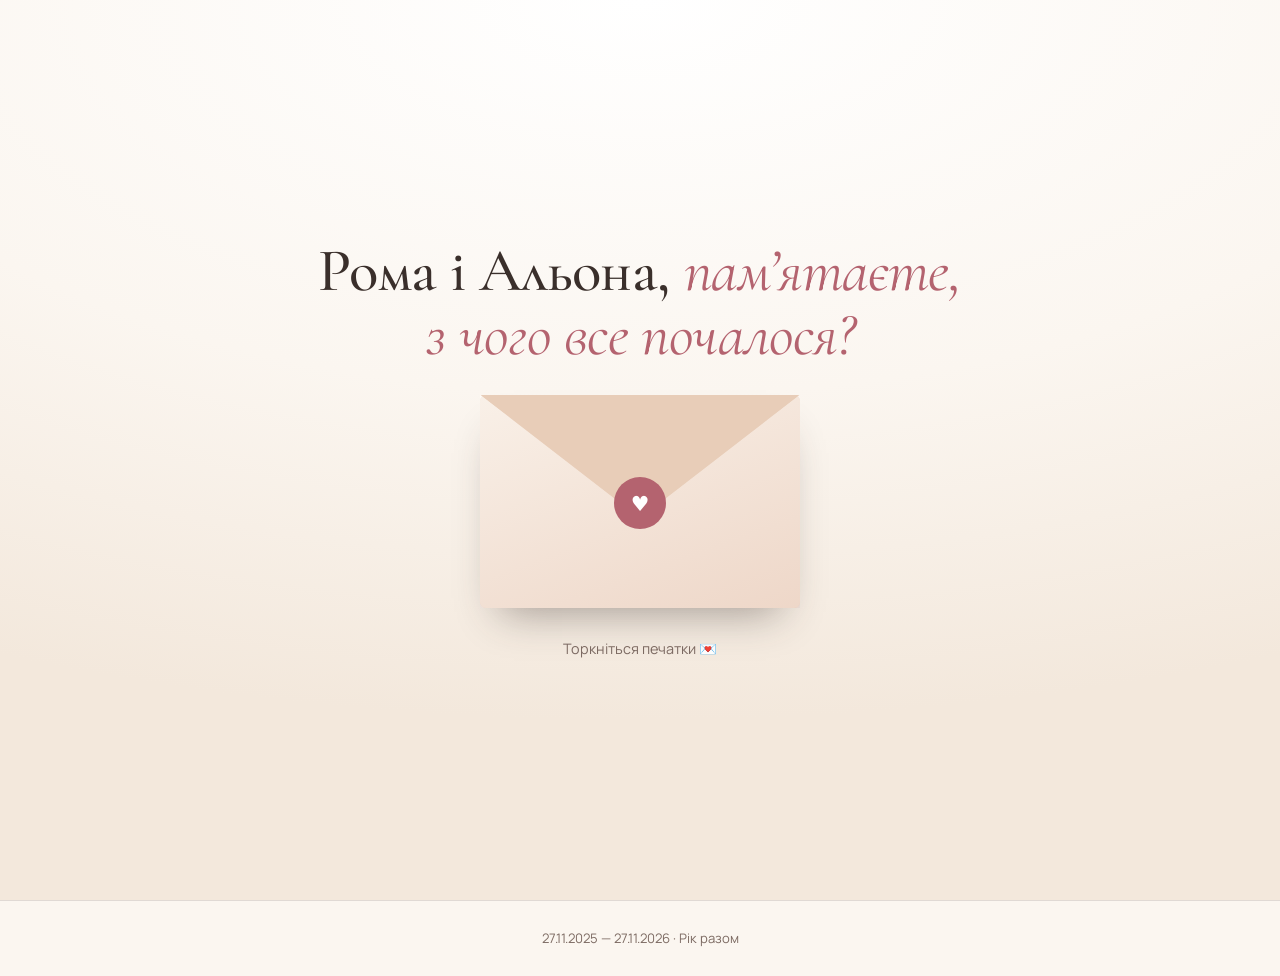
<file: kumy/index.html>
<!doctype html>
<html lang="uk">
<head>
<meta charset="utf-8">
<meta name="viewport" content="width=device-width, initial-scale=1, viewport-fit=cover">
<meta name="claude:viewport-fit-sides" content="cover">
<meta name="theme-color" content="#fbf6f0">
<title>Рома й Альона. Рік разом</title>
<link rel="preconnect" href="https://fonts.googleapis.com">
<link rel="preconnect" href="https://fonts.gstatic.com" crossorigin>
<link rel="stylesheet" href="https://fonts.googleapis.com/css2?family=Caveat:wght@500;600&family=Cormorant+Garamond:ital,wght@0,400;0,500;0,600;1,400;1,500&family=Manrope:wght@400;500;600&display=swap">
<style>
/* Layout: one warm light page that unlocks step by step. Sealed envelope, hearts over a photo, a four-piece puzzle, three gifts, a note from the godson. */
:root {
  --bg: #fbf6f0;
  --bg-2: #f3e8dc;
  --paper: #fffdfa;
  --ink: #3a2f2b;
  --muted: #7d6b63;
  --rose: #b4636f;
  --rose-2: #d9919b;
  --blush: #f1c9cd;
  --sage: #8a9a82;
  --line: rgba(58, 47, 43, .14);
  --display: "Cormorant Garamond", "Times New Roman", serif;
  --body: "Manrope", system-ui, -apple-system, "Segoe UI", sans-serif;
  --hand: "Caveat", "Segoe Script", cursive;
  color-scheme: light;
}
* { box-sizing: border-box; -webkit-tap-highlight-color: transparent; }
html { scroll-behavior: smooth; }
body { margin: 0; background: var(--bg); color: var(--ink); font: 400 1.05rem/1.75 var(--body); -webkit-font-smoothing: antialiased; }
img { display: block; width: 100%; height: auto; max-width: 100%; }
h1, h2, p, figure, blockquote { margin: 0; }
button { font: inherit; color: inherit; }
:focus-visible { outline: 2px solid var(--rose); outline-offset: 3px; }
[hidden] { display: none !important; }

.wrap { width: 100%; max-width: 760px; margin-inline: auto; padding-left: max(22px, env(safe-area-inset-left, 0px)); padding-right: max(22px, env(safe-area-inset-right, 0px)); }
.eyebrow { font-size: .76rem; font-weight: 600; letter-spacing: .22em; text-transform: uppercase; color: var(--rose); }
.display { font-family: var(--display); font-weight: 500; line-height: 1.05; letter-spacing: -.01em; text-wrap: balance; }
.display em { font-style: italic; font-weight: 400; color: var(--rose); }
.hint { font-size: .9rem; color: var(--muted); }
.btn { appearance: none; cursor: pointer; border: 0; border-radius: 999px; padding: 18px 34px; background: var(--rose); color: #fff; font-weight: 600; font-size: 1rem; letter-spacing: .02em; box-shadow: 0 10px 24px -10px rgba(180, 99, 111, .7); transition: transform .2s, background .2s; }
.btn:hover { background: #a2545f; transform: translateY(-2px); }
.btn:active { transform: scale(.97); }

.step { padding-block: clamp(56px, 9vw, 96px) 0; display: grid; gap: 20px; justify-items: center; text-align: center; animation: rise .9s ease-out both; }
.step h2 { font-size: clamp(2.2rem, 7vw, 3.6rem); max-width: 13em; }
@keyframes rise { from { transform: translateY(22px); } to { transform: none; } }
@keyframes pop { from { transform: scale(.94); } to { transform: none; } }

/* Opening */
.opening { min-height: 100svh; display: grid; place-items: center; padding-block: 40px; background: radial-gradient(120% 80% at 50% 0%, #fff 0%, var(--bg) 55%, var(--bg-2) 100%); }
.opening-inner { display: grid; gap: 28px; justify-items: center; text-align: center; width: 100%; }
.ask { font-size: clamp(2.2rem, 8vw, 3.8rem); max-width: 14em; }
.env { position: relative; width: min(320px, 78vw); aspect-ratio: 3 / 2; transition: transform .8s ease, opacity .8s ease; }
.env > * { position: absolute; }
.env-back { inset: 0; background: #ecd6c4; border-radius: 6px; box-shadow: 0 24px 40px -20px rgba(58, 47, 43, .45); }
.env-letter { left: 8%; right: 8%; top: 6%; height: 78%; background: var(--paper); border-radius: 4px; box-shadow: 0 1px 0 var(--line); transition: transform .9s cubic-bezier(.3, .8, .3, 1) .45s; padding: 14% 12%; }
.env-letter i { display: block; height: 3px; border-radius: 2px; background: var(--line); margin-bottom: 9%; }
.env-letter i:nth-child(2) { width: 70%; }
.env-letter i:nth-child(3) { width: 85%; }
.env-front { inset: 0; background: #f3e1d0; clip-path: polygon(0 0, 50% 56%, 100% 0, 100% 100%, 0 100%); border-radius: 6px; }
.env-front::after { content: ""; position: absolute; inset: 0; background: linear-gradient(160deg, rgba(255,255,255,.5), rgba(180,99,111,.08)); }
.env-flap { left: 0; right: 0; top: 0; height: 58%; background: #e8cdb8; clip-path: polygon(0 0, 100% 0, 50% 100%); transform-origin: top; transition: transform .7s ease, z-index 0s .35s; z-index: 4; }
.env-seal {
  left: 50%; top: 51%; width: 52px; height: 52px; margin: -26px 0 0 -26px; z-index: 5;
  appearance: none; border: 0; cursor: pointer; padding: 0;
  background: var(--rose); color: #fff; border-radius: 50%; font-size: 1.3rem; line-height: 1;
  display: grid; place-items: center;
  animation: beat 1.6s ease-in-out infinite;
  transition: opacity .3s;
}
.env-seal::before { content: ""; position: absolute; inset: -14px; } /* bigger tap area */
@keyframes beat {
  0%, 100% { transform: scale(1); box-shadow: 0 6px 12px -4px rgba(180, 99, 111, .8), 0 0 0 0 rgba(180, 99, 111, .35); }
  50% { transform: scale(1.1); box-shadow: 0 6px 12px -4px rgba(180, 99, 111, .8), 0 0 0 12px rgba(180, 99, 111, 0); }
}
.env.open .env-flap { transform: rotateX(180deg); z-index: 0; }
.env.open .env-seal { opacity: 0; pointer-events: none; animation: none; }
.env.open .env-letter { transform: translateY(-42%); }
.env.gone { opacity: 0; transform: translateY(20px) scale(.96); pointer-events: none; }

.story { display: none; width: 100%; max-width: 520px; }
.story.on { display: grid; gap: 22px; text-align: center; }
.story p { font-family: var(--display); font-size: clamp(1.6rem, 5.2vw, 2.2rem); line-height: 1.3; text-wrap: balance; }
.story p:last-of-type em { font-style: italic; color: var(--rose); }
.w { display: inline-block; opacity: 0; transform: translateY(8px); transition: opacity .8s ease, transform .8s ease; transition-delay: calc(var(--i) * .17s); white-space: pre; }
.story.show .w { opacity: 1; transform: none; }
.scroll-cue { margin-top: 10px; justify-self: center; font-size: .85rem; color: var(--muted); letter-spacing: .08em; opacity: 0; transition: opacity 1s; text-decoration: none; display: grid; gap: 6px; justify-items: center; }
.scroll-cue.on { opacity: 1; }
.scroll-cue::after { content: ""; width: 1px; height: 28px; background: var(--rose); }

/* Photo under paper hearts */
.cover { position: relative; width: min(100%, 380px); }
.cover .arch { width: 100%; border-radius: 999px 999px 6px 6px; overflow: hidden; background: var(--bg-2); box-shadow: 0 0 0 8px var(--bg), 0 0 0 9px var(--line); }
.cover .arch img { aspect-ratio: 3 / 4; object-fit: cover; object-position: 50% 35%; filter: blur(16px) saturate(.85); transform: scale(1.08); transition: filter 1.2s ease, transform 1.2s ease; }
.cover.clear .arch img { filter: none; transform: none; }
.paper { position: absolute; width: 62%; aspect-ratio: 1; border: 0; padding: 0; background: none; cursor: pointer; filter: drop-shadow(0 8px 10px rgba(58, 47, 43, .28)); transition: transform .5s ease, opacity .5s ease; z-index: 2; }
.paper svg { width: 100%; height: 100%; display: block; }
.paper:nth-of-type(1) { left: -4%; top: 14%; transform: rotate(-12deg); }
.paper:nth-of-type(2) { right: -4%; top: 20%; transform: rotate(10deg); }
.paper:nth-of-type(3) { left: 19%; top: 46%; transform: rotate(-4deg); }
.paper:active { filter: drop-shadow(0 4px 6px rgba(58, 47, 43, .3)); }
.paper.gone { opacity: 0; transform: translateY(-40px) scale(.4) rotate(40deg) !important; pointer-events: none; }
.paper-count { font-size: .9rem; color: var(--muted); min-height: 1.5em; }
.reveal-text { font-family: var(--display); font-size: clamp(1.6rem, 5vw, 2.2rem); line-height: 1.3; max-width: 17em; text-wrap: balance; animation: rise .9s ease-out both; }
.reveal-text em { color: var(--rose); }

/* Puzzle */
.puzzle { display: grid; grid-template-columns: 1fr 1fr; gap: 4px; width: min(100%, 330px); aspect-ratio: 2 / 3; }
.tile { appearance: none; border: 0; padding: 0; cursor: pointer; border-radius: 3px; background-image: url("img/hero.jpg"); background-size: 200% 200%; box-shadow: 0 6px 14px -8px rgba(58, 47, 43, .5); transition: transform .35s ease, outline-color .2s; outline: 3px solid transparent; outline-offset: -3px; }
.tile.sel { outline-color: var(--rose); transform: scale(.96); }
.puzzle.done { gap: 0; box-shadow: 0 30px 50px -28px rgba(58, 47, 43, .6); }
.puzzle.done .tile { border-radius: 0; box-shadow: none; pointer-events: none; }
.linkbtn { appearance: none; background: none; border: 0; padding: 4px; cursor: pointer; font-size: .85rem; color: var(--muted); text-decoration: underline; text-underline-offset: 3px; }

/* Greeting */
.letter { padding-block: clamp(56px, 9vw, 96px) 0; display: grid; gap: 22px; animation: rise .9s ease-out both; }
.letter .head { display: grid; gap: 16px; justify-items: center; text-align: center; margin-bottom: 10px; }
.letter .head h2 { font-size: clamp(2.3rem, 7.5vw, 4rem); max-width: 12em; }
.letter p { text-wrap: pretty; }
.letter .lead { font-family: var(--display); font-size: clamp(1.5rem, 4.4vw, 2rem); line-height: 1.3; text-wrap: balance; }
.letter strong { font-weight: 600; }

/* Gifts */
.gifts { display: grid; grid-template-columns: repeat(3, 1fr); gap: clamp(10px, 2vw, 18px); width: 100%; }
.gift { appearance: none; cursor: pointer; text-align: center; border: 1px solid var(--line); border-radius: 8px; background: var(--paper); padding: 18px 12px 16px; display: grid; gap: 10px; align-content: start; justify-items: center; min-height: 190px; box-shadow: 0 14px 24px -18px rgba(58, 47, 43, .5); transition: transform .25s, background .3s; }
.gift:hover { transform: translateY(-3px); }
.gift .box { width: 52px; height: 52px; }
.gift .title { font-family: var(--display); font-size: 1.25rem; line-height: 1.15; font-weight: 500; }
.gift .tap { font-size: .75rem; letter-spacing: .1em; text-transform: uppercase; color: var(--rose); }
.gift .text { display: none; font-family: var(--display); font-style: italic; font-size: 1.12rem; line-height: 1.3; color: var(--ink); text-wrap: balance; }
.gift.open { background: #fff; cursor: default; }
.gift.open .box, .gift.open .tap { display: none; }
.gift.open .text { display: block; animation: pop .5s ease-out both; }
.gift.open .title { color: var(--rose); font-size: 1rem; letter-spacing: .08em; text-transform: uppercase; font-family: var(--body); font-weight: 600; }

/* Message from the godson */
.baby-card { display: grid; gap: 16px; justify-items: center; text-align: center; background: var(--paper); border: 1px solid var(--line); border-radius: 10px; padding: 22px 22px 28px; width: min(100%, 360px); box-shadow: 0 30px 50px -30px rgba(58, 47, 43, .55); animation: pop .6s ease-out both; }
.baby-card img { border-radius: 6px; aspect-ratio: 4 / 5; object-fit: cover; object-position: 50% 30%; }
.baby-card blockquote { margin: 0; font-family: var(--display); font-size: clamp(1.6rem, 5vw, 2rem); line-height: 1.25; font-style: italic; text-wrap: balance; }
.baby-card .by { font-family: var(--hand); font-size: 1.6rem; color: var(--rose); }

/* Final */
.final { padding-bottom: clamp(64px, 10vw, 110px); }
.final blockquote { font-family: var(--display); font-weight: 500; font-style: italic; font-size: clamp(1.9rem, 6vw, 3rem); line-height: 1.2; text-wrap: balance; max-width: 18em; }
.sign { font-family: var(--hand); font-size: clamp(1.7rem, 5vw, 2.3rem); line-height: 1.25; color: var(--rose); }
.sign small { display: block; font-family: var(--body); font-size: .78rem; letter-spacing: .16em; text-transform: uppercase; color: var(--muted); margin-top: 10px; }
.wish { display: grid; gap: 24px; justify-items: center; animation: rise .9s ease-out both; }
.letter .outro { font-family: var(--display); font-style: italic; font-size: 1.5rem; color: var(--rose); }
.sage-rule { width: 56px; height: 2px; background: var(--sage); border: 0; margin: 0; }

footer { padding-block: 26px calc(26px + env(safe-area-inset-bottom, 0px)); text-align: center; font-size: .82rem; color: var(--muted); border-top: 1px solid var(--line); }

.heart { position: fixed; bottom: -30px; z-index: 50; pointer-events: none; color: var(--rose); animation: up linear forwards; }
@keyframes up { to { transform: translate3d(var(--dx), -112vh, 0) rotate(var(--rot)); opacity: 0; } }

@media (max-width: 460px) {
  .gifts { grid-template-columns: 1fr; }
  .gift { min-height: 0; padding-block: 20px; }
}
@media (prefers-reduced-motion: reduce) {
  html { scroll-behavior: auto; }
  .step, .wish, .letter, .reveal-text, .baby-card, .gift.open .text, .env-seal { animation: none; }
  .w, .cover .arch img, .paper, .tile { transition: none; transition-delay: 0s; }
  .heart { display: none; }
}
</style>
</head>
<body>

<section class="opening" id="opening">
  <div class="wrap opening-inner">
    <h1 class="display ask" id="ask">Рома і Альона, <em>пам’ятаєте, з чого все почалося?</em></h1>
    <div class="env" id="env">
      <div class="env-back"></div>
      <div class="env-letter"><i></i><i></i><i></i></div>
      <div class="env-front"></div>
      <div class="env-flap"></div>
      <button class="env-seal" id="seal" type="button" aria-label="Відкрити конверт">♥</button>
    </div>
    <p class="hint" id="sealHint">Торкніться печатки 💌</p>

    <div class="story" id="story">
      <p class="l">Одного дня ви стали хрещеними нашого синочка.</p>
      <p class="l">А після — стали парою.</p>
      <p class="l">Хто ж знав, що ті хрестини стануть початком <em>ще однієї сім’ї?</em> 🤍</p>
      <a class="scroll-cue" id="cue" href="#s-photo">гортайте далі</a>
    </div>
  </div>
</section>

<main id="rest">

  <section class="wrap step" id="s-photo" hidden>
    <p class="eyebrow">Пам’ятаєте цей день?</p>
    <div class="cover" id="cover">
      <div class="arch"><img src="img/hrestyny.jpg" alt="Рома й Альона з маленьким Ярославчиком на хрестинах" width="960" height="1280"></div>
      <button class="paper" type="button" aria-label="Паперове сердечко"><svg viewBox="0 0 24 24" aria-hidden="true"><path d="M12 21.5S2.5 15.6 2.5 9.2A5.2 5.2 0 0 1 12 6.3a5.2 5.2 0 0 1 9.5 2.9c0 6.400-9.500 12.300-9.500 12.300z" fill="#d9919b"/></svg></button>
      <button class="paper" type="button" aria-label="Паперове сердечко"><svg viewBox="0 0 24 24" aria-hidden="true"><path d="M12 21.5S2.5 15.6 2.5 9.2A5.2 5.2 0 0 1 12 6.3a5.2 5.2 0 0 1 9.5 2.9c0 6.400-9.500 12.300-9.500 12.300z" fill="#b4636f"/></svg></button>
      <button class="paper" type="button" aria-label="Паперове сердечко"><svg viewBox="0 0 24 24" aria-hidden="true"><path d="M12 21.5S2.5 15.6 2.5 9.2A5.2 5.2 0 0 1 12 6.3a5.2 5.2 0 0 1 9.5 2.9c0 6.400-9.500 12.300-9.500 12.300z" fill="#f1c9cd"/></svg></button>
    </div>
    <p class="paper-count" id="paperCount" aria-live="polite">Торкніться кожного сердечка: залишилось 3</p>
    <p class="reveal-text" id="photoText" hidden>Ви прийшли стати хрещеними. <em>А знайшли ще й одне одного.</em></p>
  </section>

  <section class="wrap step" id="s-puzzle" hidden>
    <p class="eyebrow">Складіть ваше щастя</p>
    <div class="puzzle" id="puzzle" role="group" aria-label="Пазл із весільного фото"></div>
    <p class="hint" id="puzzleHint">Торкніться двох частинок, щоб поміняти їх місцями</p>
    <button class="linkbtn" id="solveBtn" type="button">Допоможіть мені</button>
    <p class="reveal-text" id="puzzleText" hidden>Разом — усе на своєму місці 🤍</p>
  </section>

  <section class="wrap letter" id="s-letter" hidden>
    <div class="head">
      <p class="eyebrow">27 листопада · Перша річниця</p>
      <h2 class="display">З першою річницею весілля, <em>наші дорогі куми!</em></h2>
    </div>
    <p class="lead">Рома і Альона, з першою річницею вас! 🤍</p>
    <p>Хто б міг подумати, що хрестини нашого Ярославчика так усе закрутять 😄 Прийшли стати кумами, а згодом стали ще й чоловіком та дружиною.</p>
    <p>Дуже хочемо, щоб ви <strong>частіше були разом</strong>. Щоб вистачало часу обійнятися, побалакати, посміятися з якоїсь дурниці чи просто повалятися поруч.</p>
    <p>Рома, бережи себе й частіше приїжджай додому ❤️ Нехай скоріше настане час, коли не треба буде рахувати дні до зустрічі.</p>
    <p>Любіть одне одного, підтримуйте й знаходьте час на маленькі приємності. А ми завжди раді вас бачити — приходьте в гості, будемо створювати нові спогади 😘</p>
    <p class="outro">Обіймаємо! Ваші куми та Ярославчик 🤍</p>
  </section>

  <section class="wrap step" id="s-gifts" hidden>
    <p class="eyebrow">Три подарунки-побажання</p>
    <div class="gifts">
      <button class="gift" type="button" aria-expanded="false">
        <svg class="box" viewBox="0 0 48 48" aria-hidden="true"><rect x="6" y="20" width="36" height="22" rx="3" fill="#f1c9cd"/><rect x="4" y="14" width="40" height="9" rx="3" fill="#d9919b"/><rect x="21" y="14" width="6" height="28" fill="#b4636f"/><path d="M24 14c-6-9-14-4-9 0zM24 14c6-9 14-4 9 0z" fill="none" stroke="#b4636f" stroke-width="2.4" stroke-linejoin="round"/></svg>
        <span class="title">Для ваших буднів</span>
        <span class="text">Більше спільних сніданків, лінивих вихідних і розмов до ночі.</span>
        <span class="tap">Відкрити</span>
      </button>
      <button class="gift" type="button" aria-expanded="false">
        <svg class="box" viewBox="0 0 48 48" aria-hidden="true"><rect x="6" y="20" width="36" height="22" rx="3" fill="#e3e8de"/><rect x="4" y="14" width="40" height="9" rx="3" fill="#8a9a82"/><rect x="21" y="14" width="6" height="28" fill="#b4636f"/><path d="M24 14c-6-9-14-4-9 0zM24 14c6-9 14-4 9 0z" fill="none" stroke="#b4636f" stroke-width="2.4" stroke-linejoin="round"/></svg>
        <span class="title">Для ваших мрій</span>
        <span class="text">Щоб усе задумане на двох поступово ставало реальністю.</span>
        <span class="tap">Відкрити</span>
      </button>
      <button class="gift" type="button" aria-expanded="false">
        <svg class="box" viewBox="0 0 48 48" aria-hidden="true"><rect x="6" y="20" width="36" height="22" rx="3" fill="#f3e1d0"/><rect x="4" y="14" width="40" height="9" rx="3" fill="#e0b99a"/><rect x="21" y="14" width="6" height="28" fill="#b4636f"/><path d="M24 14c-6-9-14-4-9 0zM24 14c6-9 14-4 9 0z" fill="none" stroke="#b4636f" stroke-width="2.4" stroke-linejoin="round"/></svg>
        <span class="title">Для вашого кохання</span>
        <span class="text">Завжди знаходити привід обійнятися й сказати: «Як добре, що ти є».</span>
        <span class="tap">Відкрити</span>
      </button>
    </div>
  </section>

  <section class="wrap step" id="s-baby" hidden>
    <p class="eyebrow">Сюрприз від похресника</p>
    <button class="btn" id="babyBtn" type="button">Вам повідомлення від Ярославчика</button>
    <div class="baby-card" id="babyCard" hidden>
      <img src="img/yaroslavchyk.jpg" alt="Ярославчик" width="866" height="1100">
      <blockquote>«Любі хрещені, з річницею! Цілую вас!»</blockquote>
      <p class="by">ваш Ярославчик</p>
    </div>
  </section>

  <section class="wrap step final" id="s-final" hidden>
    <hr class="sage-rule">
    <button class="btn" id="moreBtn" type="button">І ще одне побажання…</button>
    <div class="wish" id="wish" hidden>
      <blockquote>І щоб «я вже вдома» звучало набагато частіше, ніж «я за тобою сумую» ❤️</blockquote>
      <p class="sign">Ваші куми та Ярославчик 🤍<small>27 листопада</small></p>
    </div>
  </section>
</main>

<footer>
  <div class="wrap">27.11.2025 — 27.11.2026 · Рік разом</div>
</footer>

<script>
(function () {
  var $ = function (id) { return document.getElementById(id); };
  var reduce = window.matchMedia && matchMedia('(prefers-reduced-motion: reduce)').matches;
  var t = function (ms) { return reduce ? 0 : ms; };

  function show(el, scroll) {
    el.hidden = false;
    if (scroll) setTimeout(function () { el.scrollIntoView({ behavior: reduce ? 'auto' : 'smooth', block: 'start' }); }, 80);
  }
  function hearts() {
    if (reduce) return;
    for (var k = 0; k < 26; k++) {
      var h = document.createElement('span');
      h.className = 'heart'; h.textContent = '♥';
      h.style.left = (Math.random() * 100) + 'vw';
      h.style.fontSize = (14 + Math.random() * 20) + 'px';
      h.style.setProperty('--dx', (Math.random() * 120 - 60) + 'px');
      h.style.setProperty('--rot', (Math.random() * 60 - 30) + 'deg');
      h.style.animationDuration = (3 + Math.random() * 3) + 's';
      h.style.animationDelay = (Math.random() * 0.8) + 's';
      document.body.appendChild(h);
      (function (el) { setTimeout(function () { el.remove(); }, 7500); })(h);
    }
  }

  /* 1. Envelope */
  var i = 0;
  function split(node) {
    Array.prototype.slice.call(node.childNodes).forEach(function (n) {
      if (n.nodeType === 3) {
        var frag = document.createDocumentFragment();
        n.textContent.split(/(\s+)/).forEach(function (part) {
          if (!part) return;
          if (/^\s+$/.test(part)) { frag.appendChild(document.createTextNode(' ')); return; }
          var s = document.createElement('span');
          s.className = 'w'; s.style.setProperty('--i', i++); s.textContent = part;
          frag.appendChild(s);
        });
        node.replaceChild(frag, n);
      } else if (n.nodeType === 1) { split(n); }
    });
  }
  Array.prototype.forEach.call(document.querySelectorAll('.story .l'), split);

  var opened = false;
  $('seal').addEventListener('click', function () {
    if (opened) return; opened = true;
    $('sealHint').hidden = true;
    $('ask').style.transition = 'opacity .6s'; $('ask').style.opacity = '0';
    $('env').classList.add('open');
    setTimeout(function () {
      $('env').classList.add('gone');
      $('ask').hidden = true;
      setTimeout(function () {
        $('env').hidden = true;
        $('story').classList.add('on');
        requestAnimationFrame(function () { requestAnimationFrame(function () { $('story').classList.add('show'); }); });
        setTimeout(function () {
          show($('s-photo'));
          $('cue').classList.add('on');
        }, t(i * 170 + 1200));
      }, t(700));
    }, t(1700));
  });

  /* 2. Paper hearts over the christening photo */
  var papers = Array.prototype.slice.call(document.querySelectorAll('.paper'));
  var left = papers.length;
  papers.forEach(function (p) {
    p.addEventListener('click', function () {
      if (p.classList.contains('gone')) return;
      p.classList.add('gone'); left--;
      if (left > 0) {
        $('paperCount').textContent = 'Залишилось ' + left;
      } else {
        $('paperCount').textContent = '';
        $('cover').classList.add('clear');
        $('photoText').hidden = false;
        hearts();
        setTimeout(function () { show($('s-puzzle')); }, t(1600));
      }
    });
  });

  /* 3. Puzzle: 2x2, tap two tiles to swap */
  var order, sel = -1, tiles = [];
  var puzzle = $('puzzle');
  function isSolved() { return order.every(function (v, k) { return v === k; }); }
  function paint() {
    tiles.forEach(function (el, k) {
      var v = order[k];
      el.style.backgroundPosition = (v % 2 ? '100%' : '0%') + ' ' + (v > 1 ? '100%' : '0%');
      el.classList.toggle('sel', k === sel);
    });
  }
  function finish() {
    puzzle.classList.add('done');
    $('puzzleHint').hidden = true; $('solveBtn').hidden = true;
    $('puzzleText').hidden = false;
    hearts();
    setTimeout(function () { show($('s-letter')); }, t(1500));
    setTimeout(function () { show($('s-gifts')); }, t(2200));
  }
  do { order = [0, 1, 2, 3].sort(function () { return Math.random() - 0.5; }); } while (isSolved());
  for (var k = 0; k < 4; k++) {
    (function (k) {
      var b = document.createElement('button');
      b.type = 'button'; b.className = 'tile'; b.setAttribute('aria-label', 'Частинка пазла ' + (k + 1));
      b.addEventListener('click', function () {
        if (puzzle.classList.contains('done')) return;
        if (sel < 0) { sel = k; }
        else if (sel === k) { sel = -1; }
        else {
          var tmp = order[sel]; order[sel] = order[k]; order[k] = tmp; sel = -1;
          paint();
          if (isSolved()) finish();
          return;
        }
        paint();
      });
      tiles.push(b); puzzle.appendChild(b);
    })(k);
  }
  paint();
  $('solveBtn').addEventListener('click', function () { order = [0, 1, 2, 3]; sel = -1; paint(); finish(); });

  /* 4. Gifts */
  var gifts = Array.prototype.slice.call(document.querySelectorAll('.gift'));
  var opened3 = 0;
  gifts.forEach(function (g) {
    g.addEventListener('click', function () {
      if (g.classList.contains('open')) return;
      g.classList.add('open'); g.setAttribute('aria-expanded', 'true'); opened3++;
      hearts();
      if (opened3 === gifts.length) setTimeout(function () { show($('s-baby'), true); }, t(1400));
    });
  });

  $('moreBtn').addEventListener('click', function () {
    $('moreBtn').hidden = true; $('wish').hidden = false; hearts();
    $('wish').scrollIntoView({ behavior: reduce ? 'auto' : 'smooth', block: 'center' });
  });

  /* 5. Message from the godson, then the final wish */
  $('babyBtn').addEventListener('click', function () {
    $('babyBtn').hidden = true;
    $('babyCard').hidden = false;
    hearts();
    setTimeout(function () { show($('s-final')); }, t(2200));
  });
})();
</script>
</body>
</html>
</file>
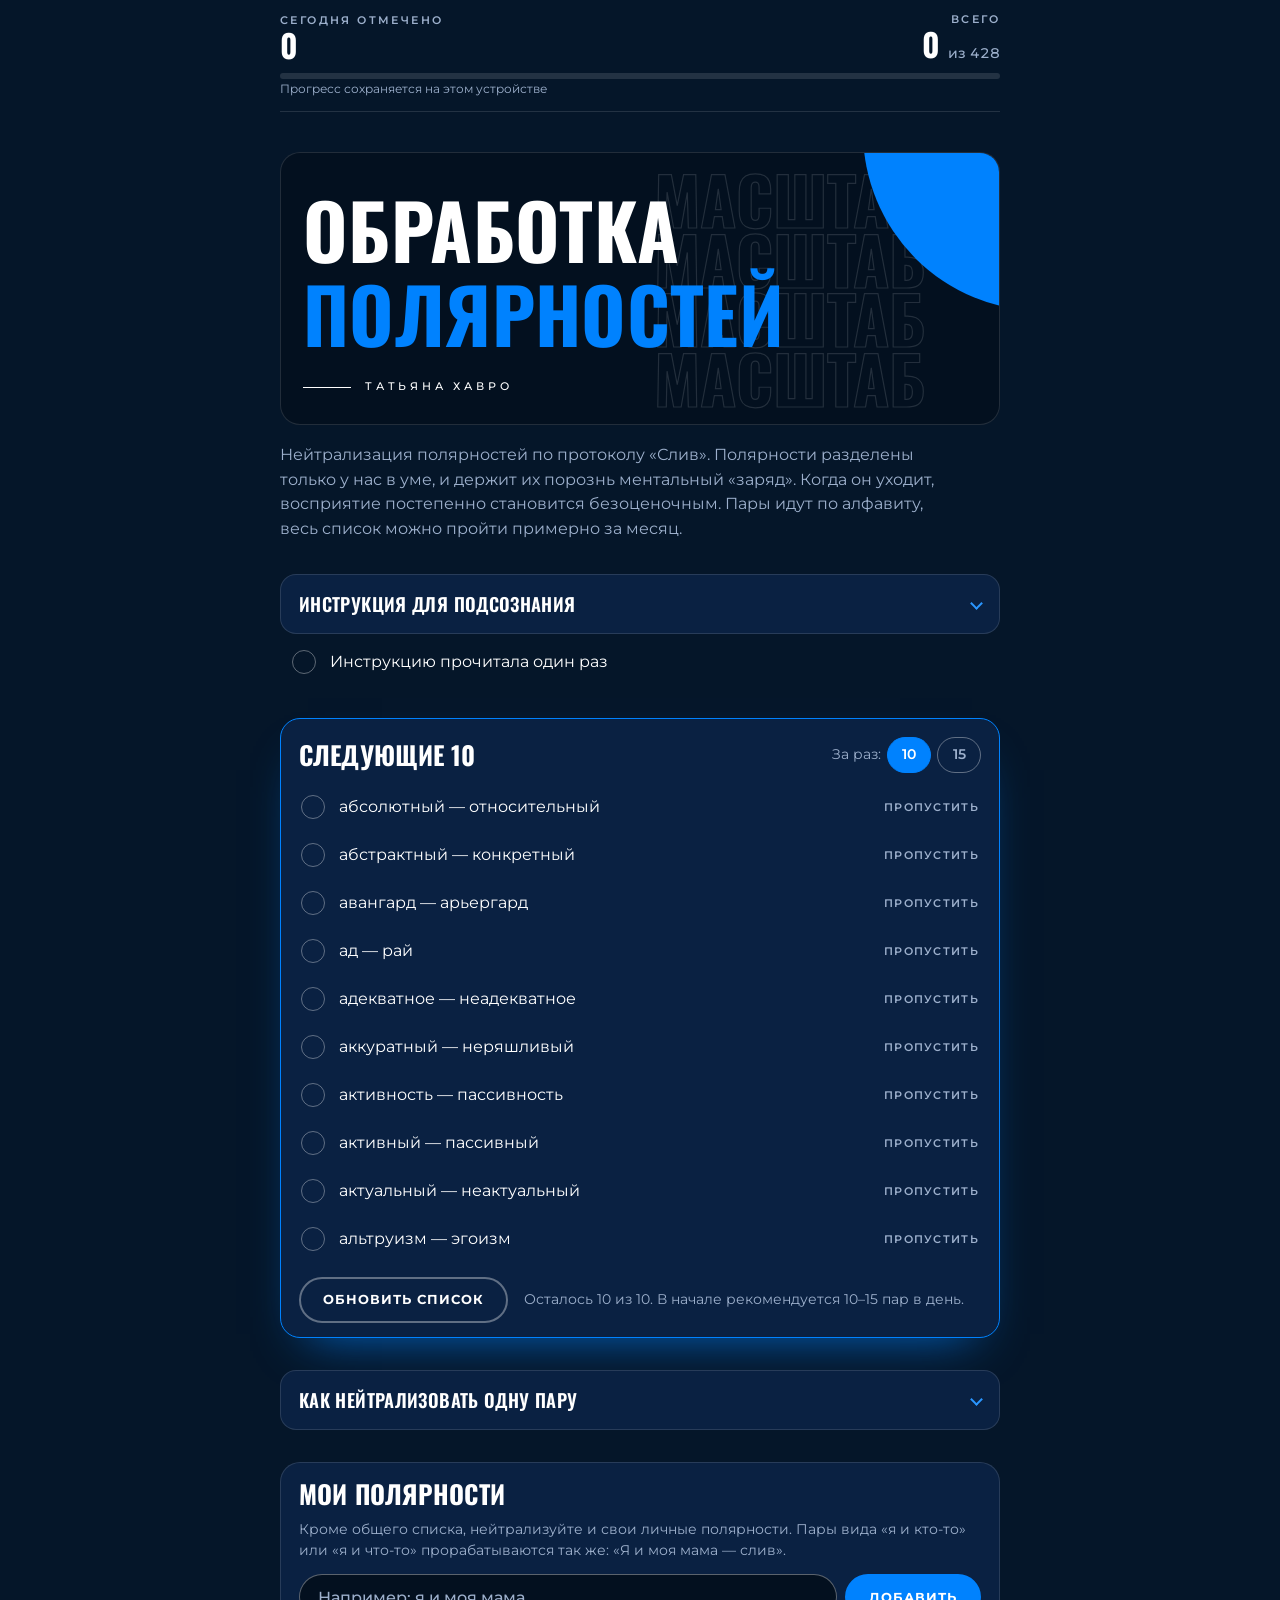
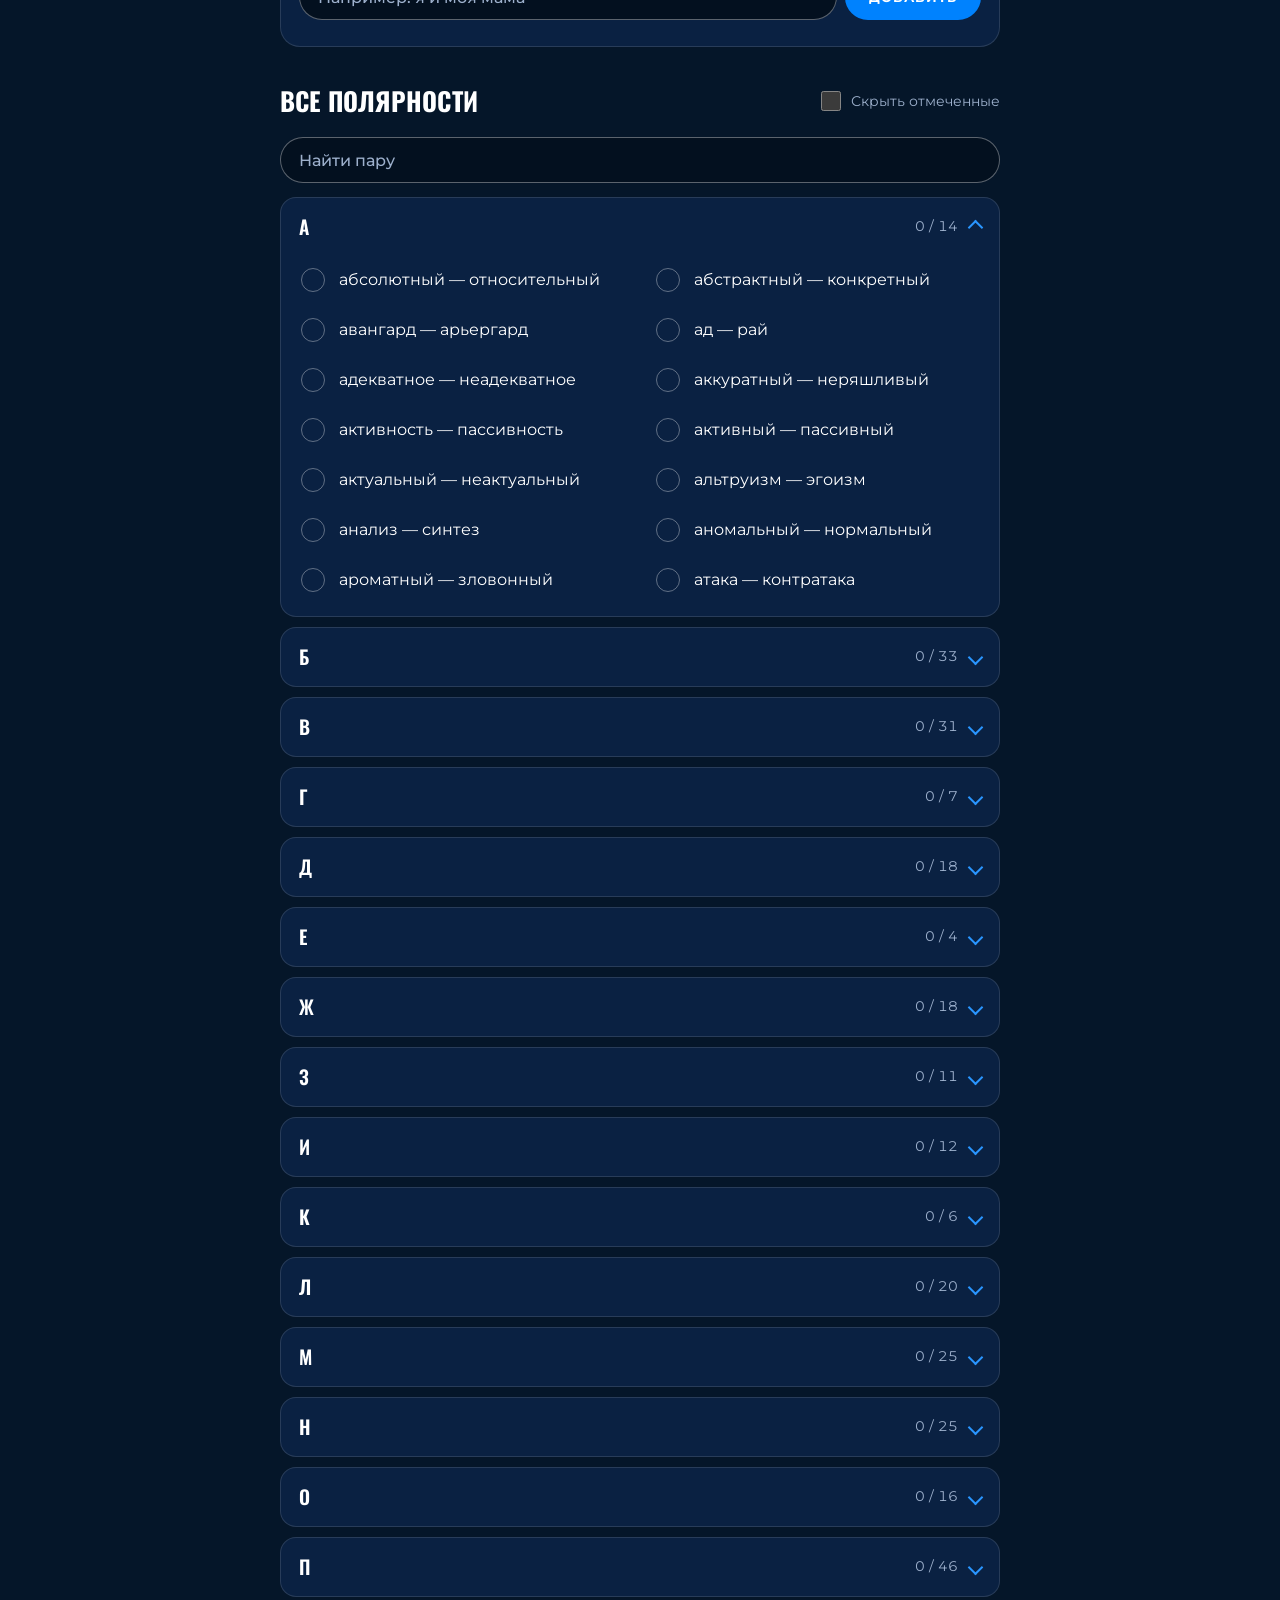
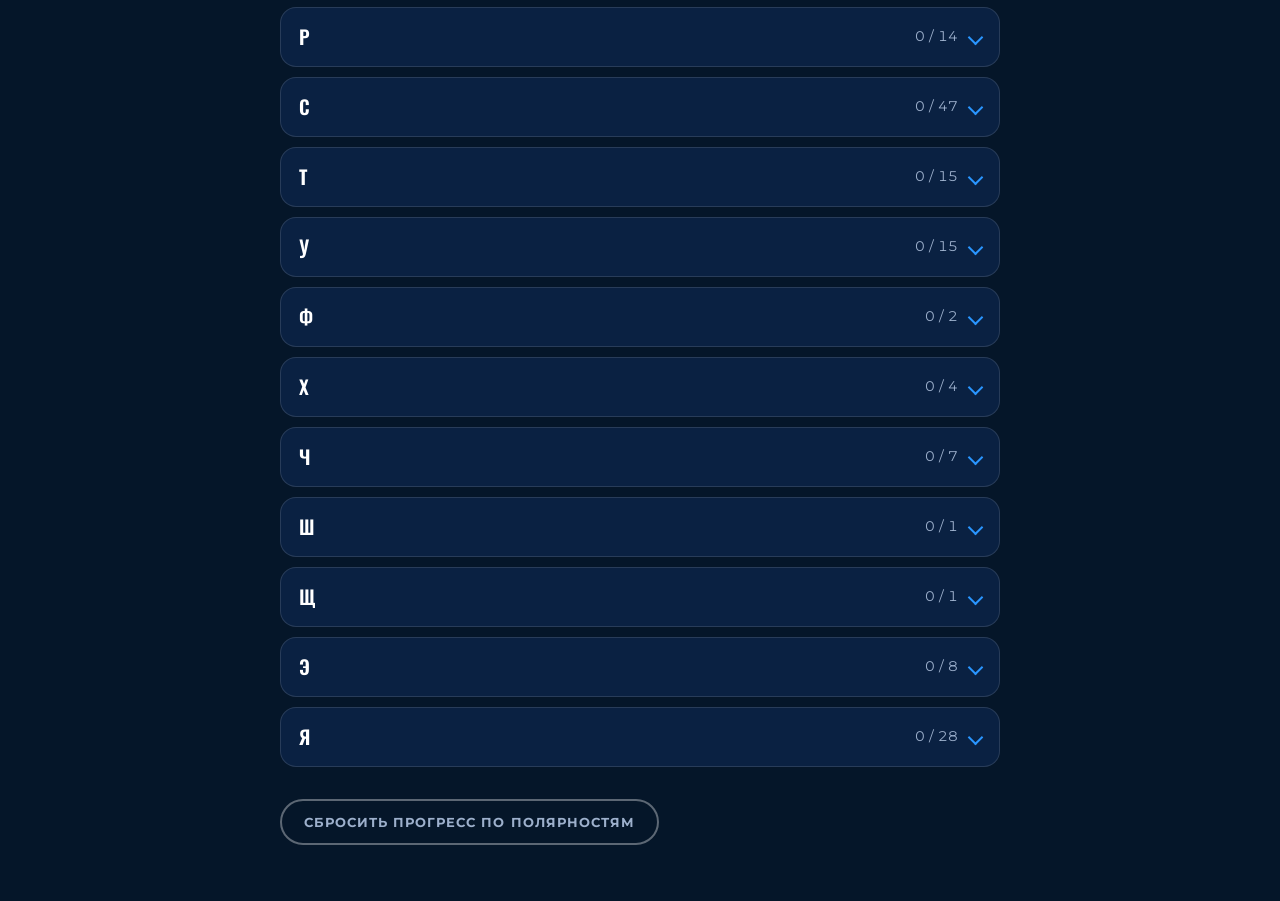
<file: polyarnosti/index.html>
<!doctype html>
<html lang="ru">
<head>
<meta charset="utf-8">
<meta name="viewport" content="width=device-width, initial-scale=1, viewport-fit=cover">
<meta name="theme-color" content="#051629">
<meta name="apple-mobile-web-app-capable" content="yes">
<meta name="mobile-web-app-capable" content="yes">
<meta name="apple-mobile-web-app-title" content="Полярности">
<link rel="manifest" href="manifest.webmanifest">
<link rel="icon" href="icon-192.png">
<link rel="apple-touch-icon" href="apple-touch-icon.png">
<title>Обработка полярностей</title>
<meta name="description" content="Нейтрализация полярностей по протоколу «Слив»: инструкция для подсознания и 428 пар с отметками прогресса.">
<meta property="og:title" content="Обработка полярностей">
<meta property="og:description" content="Нейтрализация полярностей по протоколу «Слив»: инструкция для подсознания и 428 пар с отметками прогресса.">
<link rel="preconnect" href="https://fonts.googleapis.com">
<link rel="preconnect" href="https://fonts.gstatic.com" crossorigin>
<link rel="stylesheet" href="https://fonts.googleapis.com/css2?family=Oswald:wght@500;600;700&family=Montserrat:wght@400;500;600;700&display=swap">
<link rel="stylesheet" href="style.css">
</head>
<body>
<div class="wrap" id="app">

  <div class="bar" role="status">
    <div>
      <div class="lbl">Сегодня отмечено</div>
      <div class="big" id="today">0</div>
    </div>
    <div class="right">
      <div class="lbl">Всего</div>
      <div class="big"><span id="total">0</span> <small>из <span id="all">0</span></small></div>
    </div>
    <div class="meter" aria-hidden="true"><i id="totalBar"></i></div>
    <div class="save" id="save" aria-live="polite"></div>
  </div>

  <header class="intro">
    <div class="banner corner">
      <div class="words" aria-hidden="true"><span>Масштаб</span><span>Масштаб</span><span>Масштаб</span><span>Масштаб</span></div>
      <div class="circle" aria-hidden="true"></div>
      <h1>Обработка<br><span class="b">полярностей</span></h1>
      <p class="sign">Татьяна Хавро</p>
    </div>
    <p>Нейтрализация полярностей по протоколу «Слив». Полярности разделены только у нас в уме, и держит их порознь ментальный «заряд». Когда он уходит, восприятие постепенно становится безоценочным. Пары идут по алфавиту, весь список можно пройти примерно за месяц.</p>
  </header>

  <section class="read-once">
    <details class="instr">
      <summary>Инструкция для подсознания<span class="chev" aria-hidden="true"></span></summary>
      <div class="instr-body">
        <p class="instr-hint">Прочитайте один раз, вслух или про себя, от слов «Начало инструкции» до слов «Конец инструкции» включительно. Перечитывать не нужно: подсознание запоминает её сразу. Потом отметьте ниже, что прочитали.</p>
        <div class="instr-text" id="instrText"></div>
        <p class="note">«НАШЕ» и «МЫ» вместо «я» и «моё» написаны намеренно, это не опечатка: так подсознание обрабатывает все части личности сразу.</p>
      </div>
    </details>
    <label class="row" id="introRow" data-intro="1">
      <input type="checkbox" id="introBox">
      <span class="box" aria-hidden="true"></span>
      <span class="txt"><span>Инструкцию прочитала один раз</span></span>
    </label>
  </section>

  <section class="batch" aria-labelledby="bt">
    <div class="batch-head">
      <h2 id="bt">Следующие <span id="bsize">10</span></h2>
      <div class="chips" role="group" aria-label="Сколько пар показывать">
        <span>За раз:</span>
        <button type="button" data-size="10" aria-pressed="true">10</button>
        <button type="button" data-size="15" aria-pressed="false">15</button>
      </div>
    </div>
    <div class="batch-list" id="batchList"></div>
    <div class="batch-foot">
      <div class="foot-btns">
        <button type="button" class="btn" id="batchNext">Обновить список</button>
        <button type="button" class="btn" id="unskip" hidden>Вернуть пропущенные</button>
      </div>
      <span class="note" id="batchNote"></span>
    </div>
  </section>

  <details class="how">
    <summary>Как нейтрализовать одну пару<span class="chev" aria-hidden="true"></span></summary>
    <div class="how-body">
      <ol>
        <li>Произнесите вслух или про себя первую полярность, потом вторую, потом слово «Слив». Например: «Любовь — ненависть — слив».</li>
        <li>В первый раз постарайтесь почувствовать каждую полярность: что она для вас, какие эмоции, мысли или ощущения в теле вызывает. Это не обязательно, но ускоряет обработку.</li>
        <li>Повторяйте до зевания. Если после 10 повторений зевания нет, переходите к следующей паре: подсознание всё равно её нейтрализует.</li>
        <li>Отметьте пару здесь и больше к ней не возвращайтесь. Повторный запуск процесс не ускоряет.</li>
      </ol>
      <p class="note">Если пара для вас полная бессмыслица, нажмите «Пропустить». В начале берите не больше 10–15 пар в день, дальше смотрите по реакции организма. Если он говорит «хватит», значит, на сегодня хватит.</p>
    </div>
  </details>

  <section class="mine" aria-labelledby="mt">
    <h2 id="mt">Мои полярности</h2>
    <p class="note">Кроме общего списка, нейтрализуйте и свои личные полярности. Пары вида «я и кто-то» или «я и что-то» прорабатываются так же: «Я и моя мама — слив».</p>
    <form class="add" id="addForm">
      <input class="field" id="addText" type="text" maxlength="120" autocomplete="off" enterkeyhint="done" placeholder="Например: я и моя мама" aria-label="Своя пара полярностей">
      <button type="submit" class="btn primary">Добавить</button>
    </form>
    <p class="msg" id="addMsg" aria-live="polite" hidden></p>
    <div class="mine-list" id="mineList"></div>
  </section>

  <section aria-labelledby="cl">
    <div class="cl-head">
      <h2 id="cl">Все полярности</h2>
      <label class="switch"><input type="checkbox" id="hideDone"> Скрыть отмеченные</label>
    </div>
    <div class="find">
      <input class="field" id="search" type="search" autocomplete="off" enterkeyhint="search" placeholder="Найти пару" aria-label="Найти пару">
      <p class="note" id="searchNote" aria-live="polite" hidden></p>
    </div>
    <div class="cls" id="groups"></div>
  </section>

  <section class="reset">
    <button type="button" class="btn" id="resetAsk">Сбросить прогресс по полярностям</button>
    <button type="button" class="btn danger" id="resetYes" hidden>Да, сбросить</button>
    <button type="button" class="btn" id="resetNo" hidden>Отмена</button>
  </section>

</div>

<script type="application/json" id="data">{"pairs": ["абсолютный — относительный", "абстрактный — конкретный", "авангард — арьергард", "ад — рай", "адекватное — неадекватное", "аккуратный — неряшливый", "активность — пассивность", "активный — пассивный", "актуальный — неактуальный", "альтруизм — эгоизм", "анализ — синтез", "аномальный — нормальный", "ароматный — зловонный", "атака — контратака", "бедность — богатство", "безнадежность — надежда", "безопасность — небезопасность", "безразличие — вовлеченность", "белое — черное", "бережливый — расточительный", "бесконечно малое — бесконечно большое", "беспокойство — покой", "беспокойство — спокойствие", "благодарность — неблагодарность", "благоразумный — неблагоразумный", "благородный — неблагородный", "благородство — низость", "благословлять — проклинать", "бледнеть — краснеть", "блестящий — тусклый", "близкий — далекий", "близость — одиночество", "блуд — целомудрие", "бог — дьявол", "богатство — нищета", "бодрый — усталый", "божественное — материальное", "большое — маленькое", "брать — давать", "брать на себя ответственность — увиливать от ответственности", "бросать — поднимать", "будни — праздник", "будущее — прошлое", "быстро — медленно", "быть — не быть", "быть гибким — быть зацикленным", "быть единым со своими корнями — быть разделенным с ними", "великодушный — непорядочный", "величие — ничтожество", "вера — знание", "вера — неверие", "верить, что все получится — не верить, что все получится", "верх — низ", "веселый — злой", "весомость — невесомость", "вечность — момент", "взлет — падение", "видеть — понимать", "видимость — невидимость", "виртуальный мир — реальный мир", "владеть всем — ничем не владеть", "внутренний мир — внешний мир", "внутри — снаружи", "возвышенный — низкий", "возможно — невозможно", "война — мир", "вперед — назад", "все — ничего", "все зависит от меня — ничего не зависит от меня", "всегда — никогда", "всегда осознавать себя — никогда не осознавать себя", "вхождение в опыт — избегание опыта", "вывод — следствие", "выдержать — сдаться", "выживать — умирать", "выжить — сдаться", "высокий — низкий", "высоко — низко", "гениальность — безумство", "глубина — поверхность", "глупый — просвещенный", "голод — сытость", "горизонтальный — вертикальный", "город — деревня", "грамотность — неграмотность", "давать — получать", "далеко — близко", "дарить — принимать", "движение — неподвижность", "движение — остановка", "движение — покой", "движение — стояние на месте", "день — ночь", "динамика — статика", "длинный — короткий", "добро — зло", "доброжелательность — враждебность", "должен — не должен", "должен — не хочется делать", "должен сохранять лицо — не должен сохранять лицо", "доминирование — подчинение", "доступность — недосягаемость", "другие правы — я прав", "единство — двойственность", "единство — разделенность", "единство с остальными — изоляция", "есть время — нет времени", "жарко — холодно", "желание быть любимым — желание любить", "желание быть одиноким — желание быть со всеми", "желание быть одобренным — желание одобрять", "желание быть с людьми — нежелание быть с людьми", "желание двигаться — нежелание двигаться", "желание двигаться — страх двигаться", "желание жить — желание умереть", "желание контролировать — желание отпустить контроль", "желание контролировать других — желание быть контролируемым другими", "желание любви — желание давать любовь", "желание одобрения — желание давать одобрение", "желание работать — нежелание работать", "желание спорить — нежелание спорить", "жесткость — мягкость", "жизнерадостность — мрачность", "жизнерадостный — утомленный", "жизнь — смерть", "забывать — вспоминать", "зависимость — независимость", "здесь — сейчас", "здесь — там", "здравомыслящий — необдуманный", "земное — неземное", "знание — действие", "знание — невежество", "знать — не знать", "знать все — не знать ничего", "знать свое предназначение — не знать своего предназначения", "изменение — усилие", "иллюзия — реальность", "иметь возможность выбирать — не иметь возможности выбора", "иметь высшую цель — жить совершенно без цели", "иметь результаты — не иметь результатов", "иметь результаты проработок — не иметь результаты проработок", "инициативный — бездеятельный", "интерес — безразличие", "интерес — скука", "интуиция — сознание", "истина — галлюцинации", "истинная память — иллюзорная память", "каждый — никто", "коммуникация — отсутствие коммуникации", "конденсация — растворение", "контроль — свобода", "красота — уродство", "крик — тишина", "лево — право", "левое полушарие — правое полушарие", "легкость — тяжесть", "лень — желание действовать", "логика — творчество", "логика — эмоции", "логическое мышление — образное мышление", "локализация — нелокализация", "лох — не лох", "лучше — хуже", "любовь — агрессивность", "любовь — боль", "любовь — ненависть", "любовь — одиночество", "любовь — отказ", "любовь — свобода", "любовь — сила/власть", "любовь — страх", "любовь к людям — ненависть к людям", "люди — животные", "маленькое — большое", "материальное — духовное", "материальное — нематериальное", "материальное — пустота", "материальный мир — духовный мир", "материальный мир — тонкий мир", "материя — пустота", "материя — энергия", "милосердный — безжалостный", "минус — плюс", "мир — агрессия", "мир — беспорядки", "мир — власть", "мир несправедлив — мир справедлив", "мир опасен — мир безопасен", "мир плохой — мир хороший", "мистицизм — мещанство", "множество — единственность", "мое — чужое", "мои желания — чужие желания", "мой отец — моя мать", "мощь — беспомощность", "мудрец — чмо тупое", "мужское — женское", "мужчина и женщина", "наблюдатель — наблюдаемое", "навсегда — временно", "надо что-то делать — не надо ничего делать", "наличие мыслей — отсутствие мыслей", "настоящее — будущее", "настоящее — прошлое", "настоящий момент — вечность", "начало — конец", "начинать — останавливать", "небо — земля", "невежественные люди — мудрые люди", "недоверие к людям — доверие к людям", "недолговечность — вечность", "нежелание жить — жажда жизни", "нежелание жить — наслаждение жизнью", "нежелание изменений — желание изменений", "неимущий — зажиточный", "необходимо прорабатывать — да забить на всю эту проработку болт", "неприятно — приятно", "неуверенность — уверенность", "неуверенность в будущем — уверенность в будущем", "неуверенность в себе — уверенность в себе", "неудача — удача", "неудовлетворение — удовлетворение", "нищий — состоятельный", "обучение — знание", "обычные люди — просветленные люди", "огонь — вода", "ограниченное сознание — безграничное сознание", "ограниченность — безграничность", "опасность — безопасность", "определенность — неопределенность", "оптимизм — пессимизм", "осознавать суть — видеть поверхность", "оставаться — уходить", "остроумный человек — тупой человек", "ответственность — безответственность", "отрицательные эмоции — положительные эмоции", "отрицательный — положительный", "отсутствие сочувствия — сочувствие", "очевидный мир — неочевидный мир", "паника — спокойствие", "печаль — радость", "плохой я — хороший я", "победа — поражение", "победа — проигрыш", "побеждать — проигрывать", "повторение — разнообразие", "подтверждение — опровержение", "позитивная полярность — негативная полярность", "позитивное — негативное", "позитивный элемент — негативный элемент", "покой — страх", "полнота — пустота", "полный — пустой", "пологий — крутой", "получать результаты от проработки — не получать от проработки ни фига", "помнить — не помнить", "понимание — непонимание", "постоянный — быстротечный", "постоянство — мимолетность", "постоянство — перемены", "пофигизм — энтузиазм", "появление — исчезновение", "прав — неправ", "правда — ложь", "правильно — неправильно", "презрение — уважение", "приближение к цели — отдаление от цели", "приемлемое — неприемлемое", "приличное — неприличное", "принятие — отвержение", "принятие — отторжение", "принятие чужих точек зрения — непринятие чужих точек зрения", "природа — цивилизация", "притяжение — отталкивание", "притяжение к людям — отторжение от людей", "приход — уход", "причина — следствие", "прогресс — деградация", "продвижение — отступление", "продвинутый эзотерик — последний лох", "просветленность — приземленность", "прошлое — будущее", "прямо — по кривой", "пустота — весь мир", "путь — цель", "равновесие — принуждение", "радость — печаль", "раздражение — принятие", "различие — идентичность", "различие — отождествление", "разрешение — запрет", "разум — инстинкты", "разум — эмоция", "разумный — безумный", "расслабление — напряжение", "рассудительный — необдуманный", "расширение — сжатие", "решительность что-то делать — откладывание на потом", "ритмичный — неритмичный", "свежий — вялый", "свет — тьма", "свобода — несвобода", "свобода — ответственность", "свобода — подчинение", "свобода — рабство", "свобода — рок/судьба/карма", "свобода — угнетенность", "сворачивание — разворачивание", "святой — грешник", "сейчас — потом", "серьезность — легкомысленность", "сила — бессилие", "сила — слабость", "сила ночи — сила дня", "симметричный — асимметричный", "симпатия — антипатия", "скука — интерес", "сладкое — несладкое", "совершенство — несовершенство", "соглашаться — не соглашаться", "созидание — разрушение", "сознание — инстинкты", "сознание — материальность", "сознание — тело", "сознательность — бессознательность", "соленое — несоленое", "солнце — луна", "сон — реальность", "сочувствие — умилостивление", "спереди — сзади", "способность (к чему-либо) — неспособность", "стабильность — потрясения", "становление — исчезновение", "старый — молодой", "стойкость — хрупкость", "стоя — лежа", "страсть — духовность", "страх — покой", "страх — смелость", "структурированный — неструктурированный", "стыд провала — восторг победы", "субъект — объект", "существование — несуществование", "существование — созидание", "счастье — горе", "счастье — печаль", "талантливость — бездарность", "тащусь от проработок — достали проработки", "тело — дух", "тело — разум", "темно — светло", "теория — практика", "терпимость — нетерпимость", "тихо — громко", "тонкий юмор — пошлый юмор", "тот, кто знает — то, что знает", "точка — пространство", "точка — трехмерный объект", "трагедия — комедия", "тревога — спокойствие", "тяжелое — легкое", "у меня ничего не получается — у меня все получается", "уверенность — неуверенность", "уверенность в изобилии вселенной — страх, что не достанется", "удача — неудача", "удачный — неудачный", "удовлетворение — недовольство", "удовлетворенность — неудовлетворенность", "усилие — апатия", "усилие — отдых", "успех — поражение", "успех — разочарование", "успешный — неуспешный", "утверждение — отрицание", "учитель — ученик", "уязвимость — неуязвимость", "форма — бесформенность", "фундаментальность — расшатанность", "хаос — порядок", "харизма — серость", "хороший и плохой", "хочу общаться с людьми — не хочу общаться с людьми", "частичность — целостность", "часть — целое", "человеческое воплощение — потусторонняя жизнь", "честный человек — мошенник", "чистый — грязный", "что-то — ничто", "чувственность — бесчувствие", "шум/звуки — тишина", "щедрый — скупой", "экстраверт — интроверт", "эмоции — пустота", "эмоции — разум", "эмоции — рассудительность", "эмоция — отсутствие эмоции", "энергичный — инертный", "энтузиазм — апатия", "этот мир — другой мир", "я — бесконечность", "я — будда", "я — весь мир", "я — внеземной разум", "я — все", "я — вселенная", "я — галактика", "я — движение", "я — другие", "я — другой", "я — единство", "я — жизнь", "я — изначальность", "я — изобилие вселенной", "я — интуиция", "я — люди", "я — мир", "я — не я", "я — ничто", "я — полное просветление", "я — пустота", "я — тонкий мир", "я должен — я хочу", "я должен быть прав — я не прав", "я есть — меня нет", "я источник — я не источник", "я уникален — я как все", "я хочу сознавать — я не хочу сознавать"], "instr": ["Начало инструкции.", "Эта инструкция для тебя, НАШЕ подсознание. Эта инструкция инсталлирует протокол обработки полярностей «Слив».", "Начиная с этого момента, все ранее выданные инструкции, касающиеся протокола «Слив» в его более ранних модификациях прошу считать недействительными, и всю работу по протоколу «Слив» вести только по этой версии инструкции.", "Если какие-либо полярности в настоящее время находятся в обработке по более старой версии протокола, прошу перевести их на обработку по новой версии протокола, начиная с этого момента.", "Как только мы обратим внимание на полярности, которые мы захотим нейтрализовать при помощи этого протокола, мы произнесем вслух или подумаем специальное ключевое слово («Слив»), и ты будешь проводить полностью автономную и автоматическую обработку в фоновом режиме этой пары полярностей до их полной нейтрализации при помощи процедуры «Слив» авторства Дмитрия Лёушкина.", "При необходимости ты свяжешься с подсознанием Дмитрия Лёушкина и получишь от него самую последнюю версию этой процедуры.", "Один раз в месяц в случайно выбранное время ты будешь связываться с подсознанием Дмитрия Лёушкина, и проверять, не появилась ли более новая версия данной инструкции. В случае, если она появилась, ты автоматически обновишь имеющуюся у тебя версию на более новую, получив ее у подсознания Дмитрия Лёушкина.", "Запуск механизма обработки, после произнесения соответствующего определенного выше ключевого слова, ты будешь сигнализировать при помощи зевания НАШЕГО организма.", "НАШЕ подсознание, ты всегда будешь делать все то, что МЫ описали в этой инструкции, начиная с этого момента, вне зависимости от того, в каком состоянии, в каких обстоятельствах, в какой ситуации или в каком ментальном или эмоциональном состоянии МЫ находимся, или какие полярности с помощью этого протокола МЫ хотим нейтрализовать.", "И МЫ благодарим тебя и глубоко признательны тебе и уважаем тебя за то, что ты всегда остаешься НАШИМ верным слугой.", "Конец инструкции."]}</script>
<script>
(function () {
  var D = JSON.parse(document.getElementById('data').textContent);
  var LS = 'pol-progress-v1', LSUI = 'pol-ui-v1';
  var PACE = 15;

  /* The list: one key per pair, grouped by first letter */
  var meta = {}, order = [], groups = [], gIdx = {};
  function norm(s) { return String(s).toLowerCase().replace(/ё/g, 'е'); }
  D.pairs.forEach(function (t) {
    var k = 'p:' + t.toLowerCase();
    if (meta[k]) return;
    var L = t.charAt(0).toUpperCase();
    if (!(L in gIdx)) { gIdx[L] = groups.length; groups.push({ letter: L, idx: groups.length, keys: [] }); }
    meta[k] = { text: t, q: norm(t) };
    order.push(k);
    groups[gIdx[L]].keys.push(k);
  });

  var S = { done: {}, skip: {}, mine: [], size: 10, intro: false, hide: false };
  var batch = [], query = '', openBefore = null;

  function esc(s) { return String(s).replace(/[&<>"]/g, function (m) { return { '&': '&amp;', '<': '&lt;', '>': '&gt;', '"': '&quot;' }[m]; }); }
  function $(id) { return document.getElementById(id); }
  function each(sel, fn) { Array.prototype.forEach.call(document.querySelectorAll(sel), fn); }
  function sel(k) { return '[data-k="' + k.replace(/["\\]/g, '\\$&') + '"]'; }
  function today() {
    var d = new Date(), p = function (n) { return String(n).padStart(2, '0'); };
    return d.getFullYear() + '-' + p(d.getMonth() + 1) + '-' + p(d.getDate());
  }
  function plural(n, one, few, many) {
    var a = n % 10, b = n % 100;
    return a === 1 && b !== 11 ? one : a >= 2 && a <= 4 && (b < 12 || b > 14) ? few : many;
  }
  function mineKey(m) { return 'm:' + m.id; }
  function allKeys() { return order.concat(S.mine.map(mineKey)); }

  /* ---------- storage (this device) ---------- */
  function snapshot() { return { v: 1, done: S.done, skip: S.skip, mine: S.mine, size: S.size, intro: S.intro, updated: Date.now() }; }
  function applyData(d) {
    if (!d) return;
    if (d.done && typeof d.done === 'object') S.done = Object.assign({}, d.done);
    if (d.skip && typeof d.skip === 'object') S.skip = Object.assign({}, d.skip);
    if (Array.isArray(d.mine)) S.mine = d.mine.filter(function (m) { return m && typeof m.id === 'string' && typeof m.text === 'string' && m.text; });
    if (d.size === 10 || d.size === 15) S.size = d.size;
    if (typeof d.intro === 'boolean') S.intro = d.intro;
  }
  try { applyData(JSON.parse(localStorage.getItem(LS) || 'null')); } catch (e) {}
  try { var ui = JSON.parse(localStorage.getItem(LSUI) || 'null'); if (ui && ui.hide) S.hide = true; } catch (e) {}

  function save() {
    try {
      localStorage.setItem(LS, JSON.stringify(snapshot()));
      $('save').textContent = 'Прогресс сохраняется на этом устройстве';
    } catch (e) {
      $('save').textContent = 'Браузер не даёт сохранить прогресс, после закрытия он пропадёт';
    }
  }

  /* ---------- build ---------- */
  function rowHTML(k, text) {
    return '<label class="row" data-k="' + esc(k) + '"><input type="checkbox"><span class="box" aria-hidden="true"></span>' +
      '<span class="txt"><span>' + esc(text) + '</span></span><span class="tag skipped">пропущено</span></label>';
  }
  function buildGroups() {
    var h = '';
    groups.forEach(function (g) {
      h += '<details class="cl" id="g' + g.idx + '"><summary><span class="cn">' + esc(g.letter) + '</span><span class="cc" data-cc="' + g.idx + '"></span></summary><div class="grid pairs">';
      g.keys.forEach(function (k) { h += rowHTML(k, meta[k].text); });
      h += '</div></details>';
    });
    $('groups').innerHTML = h;
  }
  function renderBatch() {
    batch = order.filter(function (k) { return !S.done[k] && !S.skip[k]; }).slice(0, S.size);
    $('bsize').textContent = S.size;
    var h = '';
    batch.forEach(function (k, i) {
      h += '<div class="brow" style="--n:' + i + '">' + rowHTML(k, meta[k].text) +
        '<button type="button" class="skip" data-skip="' + esc(k) + '" aria-label="Пропустить «' + esc(meta[k].text) + '»">Пропустить</button></div>';
    });
    $('batchList').innerHTML = h || '<p class="note" style="padding:12px">' +
      (skippedLeft() ? 'Остались только пропущенные пары.' : 'Все полярности из списка отмечены.') + '</p>';
    each('.chips button', function (b) { b.setAttribute('aria-pressed', String(+b.dataset.size === S.size)); });
    batch.forEach(syncKey);
    updateBatchUI();
  }
  function renderMine() {
    var h = '';
    S.mine.forEach(function (m) {
      h += '<div class="brow">' + rowHTML(mineKey(m), m.text) +
        '<button type="button" class="del" data-del="' + esc(m.id) + '" aria-label="Удалить «' + esc(m.text) + '»"></button></div>';
    });
    $('mineList').innerHTML = h;
    S.mine.forEach(function (m) { syncKey(mineKey(m)); });
  }

  /* ---------- update ---------- */
  function replay(el, cls) { el.classList.remove(cls); void el.offsetWidth; el.classList.add(cls); }
  function setNum(id, v) {
    var el = $(id), s = String(v);
    if (el.textContent !== s) { el.textContent = s; replay(el, 'bump'); }
  }
  function syncKey(k) {
    var on = !!S.done[k], sk = !!S.skip[k];
    each('.row' + sel(k), function (r) {
      r.classList.toggle('done', on);
      r.classList.toggle('skipped', sk);
      r.firstElementChild.checked = on;
      if (r.parentNode.classList.contains('brow')) r.parentNode.classList.toggle('is-done', on);
    });
  }
  function skippedLeft() { return order.filter(function (k) { return S.skip[k] && !S.done[k]; }).length; }
  function todayCount() {
    var t = today();
    return allKeys().filter(function (k) { return S.done[k] === t; }).length;
  }
  function updateBatchUI() {
    var left = batch.filter(function (k) { return !S.done[k]; }).length;
    var nskip = skippedLeft(), td = todayCount();
    var btn = $('batchNext'), note = $('batchNote'), un = $('unskip');
    un.hidden = !nskip;
    un.textContent = 'Вернуть пропущенные (' + nskip + ')';
    var pace = td >= PACE
      ? 'Сегодня уже ' + td + ' ' + plural(td, 'пара', 'пары', 'пар') + '. Если организм говорит «хватит», значит, хватит.'
      : 'В начале рекомендуется 10–15 пар в день.';
    if (!batch.length) { btn.hidden = true; note.textContent = ''; return; }
    btn.hidden = false;
    if (left === 0) {
      btn.textContent = 'Следующие ' + S.size;
      btn.classList.add('primary', 'pulse');
      note.textContent = 'Все отмечены. ' + (td >= PACE ? pace : '');
    } else {
      btn.textContent = 'Обновить список';
      btn.classList.remove('primary', 'pulse');
      note.textContent = 'Осталось ' + left + ' из ' + batch.length + '. ' + pace;
    }
  }
  function updateCounts() {
    var keys = allKeys(), t = today(), tot = 0, td = 0;
    keys.forEach(function (k) { var v = S.done[k]; if (v) { tot++; if (v === t) td++; } });
    setNum('today', td);
    setNum('total', tot);
    $('all').textContent = keys.length;
    $('totalBar').style.width = (keys.length ? tot / keys.length * 100 : 0) + '%';
    groups.forEach(function (g) {
      var n = g.keys.filter(function (k) { return S.done[k]; }).length, full = n === g.keys.length;
      var cc = document.querySelector('[data-cc="' + g.idx + '"]');
      cc.textContent = full ? 'Готово' : n + ' / ' + g.keys.length;
      cc.classList.toggle('full', full);
    });
    updateBatchUI();
  }
  function updateAll() {
    allKeys().forEach(syncKey);
    $('introBox').checked = S.intro;
    $('introRow').classList.toggle('done', S.intro);
    $('hideDone').checked = S.hide;
    $('groups').classList.toggle('hide-done', S.hide);
    updateCounts();
  }
  function openFirst() {
    for (var i = 0; i < groups.length; i++) {
      if (groups[i].keys.some(function (k) { return !S.done[k]; })) { $('g' + i).open = true; return; }
    }
  }

  /* ---------- search ---------- */
  function applySearch() {
    var q = norm(query.trim()), found = 0;
    if (!q) {
      each('#groups .row', function (r) { r.hidden = false; });
      groups.forEach(function (g, i) { var d = $('g' + i); d.hidden = false; if (openBefore) d.open = openBefore[i]; });
      openBefore = null;
      $('searchNote').hidden = true;
      return;
    }
    if (!openBefore) openBefore = groups.map(function (g, i) { return $('g' + i).open; });
    groups.forEach(function (g, i) {
      var n = 0;
      g.keys.forEach(function (k) {
        var hit = meta[k].q.indexOf(q) !== -1;
        document.querySelector('#groups .row' + sel(k)).hidden = !hit;
        if (hit && !(S.hide && S.done[k])) n++;
      });
      var d = $('g' + i);
      d.hidden = n === 0;
      d.open = n > 0;
      found += n;
    });
    $('searchNote').hidden = false;
    $('searchNote').textContent = found ? 'Найдено: ' + found : 'Ничего не найдено';
  }

  /* ---------- events ---------- */
  document.addEventListener('change', function (e) {
    var inp = e.target, row = inp.closest && inp.closest('.row');
    if (!row) return;
    if (row.dataset.intro) {
      S.intro = inp.checked;
      row.classList.toggle('done', S.intro);
      if (S.intro) replay(row, 'pop');
      save();
      return;
    }
    var k = row.dataset.k;
    if (inp.checked) { S.done[k] = today(); delete S.skip[k]; } else delete S.done[k];
    syncKey(k);
    if (inp.checked) each('.row' + sel(k), function (r) { replay(r, 'pop'); });
    updateCounts();
    if (query) applySearch();
    save();
  });

  $('batchList').addEventListener('click', function (e) {
    var b = e.target.closest('.skip'); if (!b) return;
    var k = b.dataset.skip, wrap = b.parentNode;
    S.skip[k] = today();
    batch = batch.filter(function (x) { return x !== k; });
    wrap.classList.add('gone');
    setTimeout(function () {
      wrap.remove();
      if (!batch.length) renderBatch();
    }, 230);
    syncKey(k);
    updateBatchUI();
    save();
  });
  $('unskip').addEventListener('click', function () {
    var was = Object.keys(S.skip);
    S.skip = {};
    was.forEach(syncKey);
    renderBatch();
    save();
  });
  each('.chips button', function (b) {
    b.addEventListener('click', function () {
      var n = +b.dataset.size; if (n === S.size) return;
      S.size = n; renderBatch(); save();
    });
  });
  $('batchNext').addEventListener('click', renderBatch);

  function say(t) { var m = $('addMsg'); m.textContent = t; m.hidden = !t; }
  $('addForm').addEventListener('submit', function (e) {
    e.preventDefault();
    var inp = $('addText'), text = inp.value.replace(/\s+/g, ' ').trim();
    if (!text) { say('Впишите пару, например: я и моя мама.'); inp.focus(); return; }
    var q = norm(text);
    if (S.mine.some(function (m) { return norm(m.text) === q; })) { say('Такая пара уже есть в вашем списке.'); return; }
    S.mine.push({ id: Date.now().toString(36) + Math.random().toString(36).slice(2, 6), text: text });
    inp.value = '';
    say(order.some(function (k) { return meta[k].q === q; }) ? 'Добавлено. Такая пара есть и в общем списке.' : '');
    renderMine();
    updateCounts();
    save();
  });
  $('addText').addEventListener('input', function () { if (!$('addMsg').hidden) say(''); });
  $('mineList').addEventListener('click', function (e) {
    var b = e.target.closest('.del'); if (!b) return;
    var id = b.dataset.del;
    delete S.done['m:' + id];
    S.mine = S.mine.filter(function (m) { return m.id !== id; });
    renderMine();
    updateCounts();
    save();
  });

  $('search').addEventListener('input', function (e) { query = e.target.value; applySearch(); });
  $('hideDone').addEventListener('change', function (e) {
    S.hide = e.target.checked;
    $('groups').classList.toggle('hide-done', S.hide);
    if (query) applySearch();
    try { localStorage.setItem(LSUI, JSON.stringify({ hide: S.hide })); } catch (x) {}
  });
  $('resetAsk').addEventListener('click', function () { $('resetAsk').hidden = true; $('resetYes').hidden = false; $('resetNo').hidden = false; });
  $('resetNo').addEventListener('click', function () { $('resetAsk').hidden = false; $('resetYes').hidden = true; $('resetNo').hidden = true; });
  $('resetYes').addEventListener('click', function () {
    S.done = {}; S.skip = {}; S.intro = false;
    updateAll(); renderBatch(); save();
    $('resetNo').click();
  });

  /* ---------- start ---------- */
  $('instrText').innerHTML = [].concat(D.instr).map(function (p, i, all) {
    var edge = i === 0 || i === all.length - 1;
    var html = esc(p).replace(/«Слив»/g, '<span class="key">«Слив»</span>');
    return '<p' + (edge ? ' class="mark"' : '') + '>' + html + '</p>';
  }).join('');
  buildGroups();
  renderMine();
  updateAll();
  renderBatch();
  openFirst();
  save();

})();
</script>
<script>
if ('serviceWorker' in navigator) {
  window.addEventListener('load', function () { navigator.serviceWorker.register('sw.js').catch(function () {}); });
}
</script>
</body>
</html>
</file>
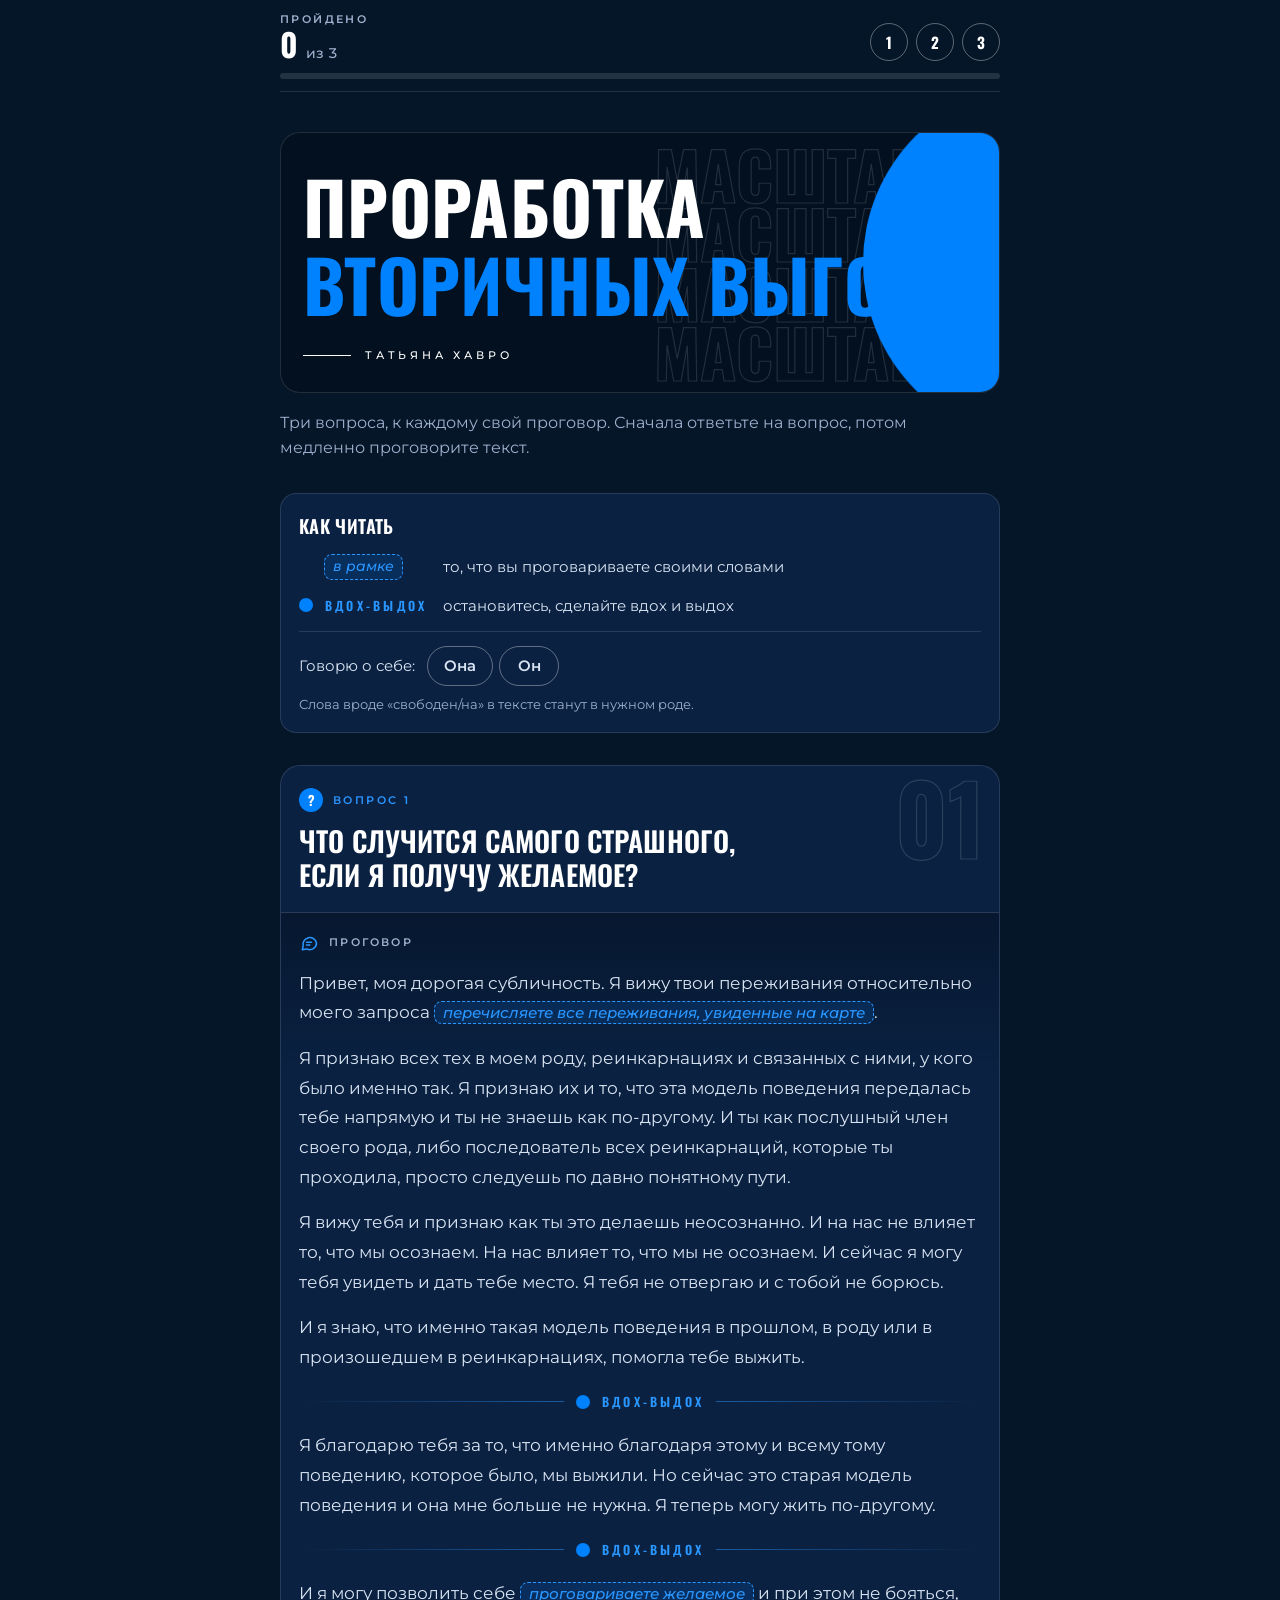
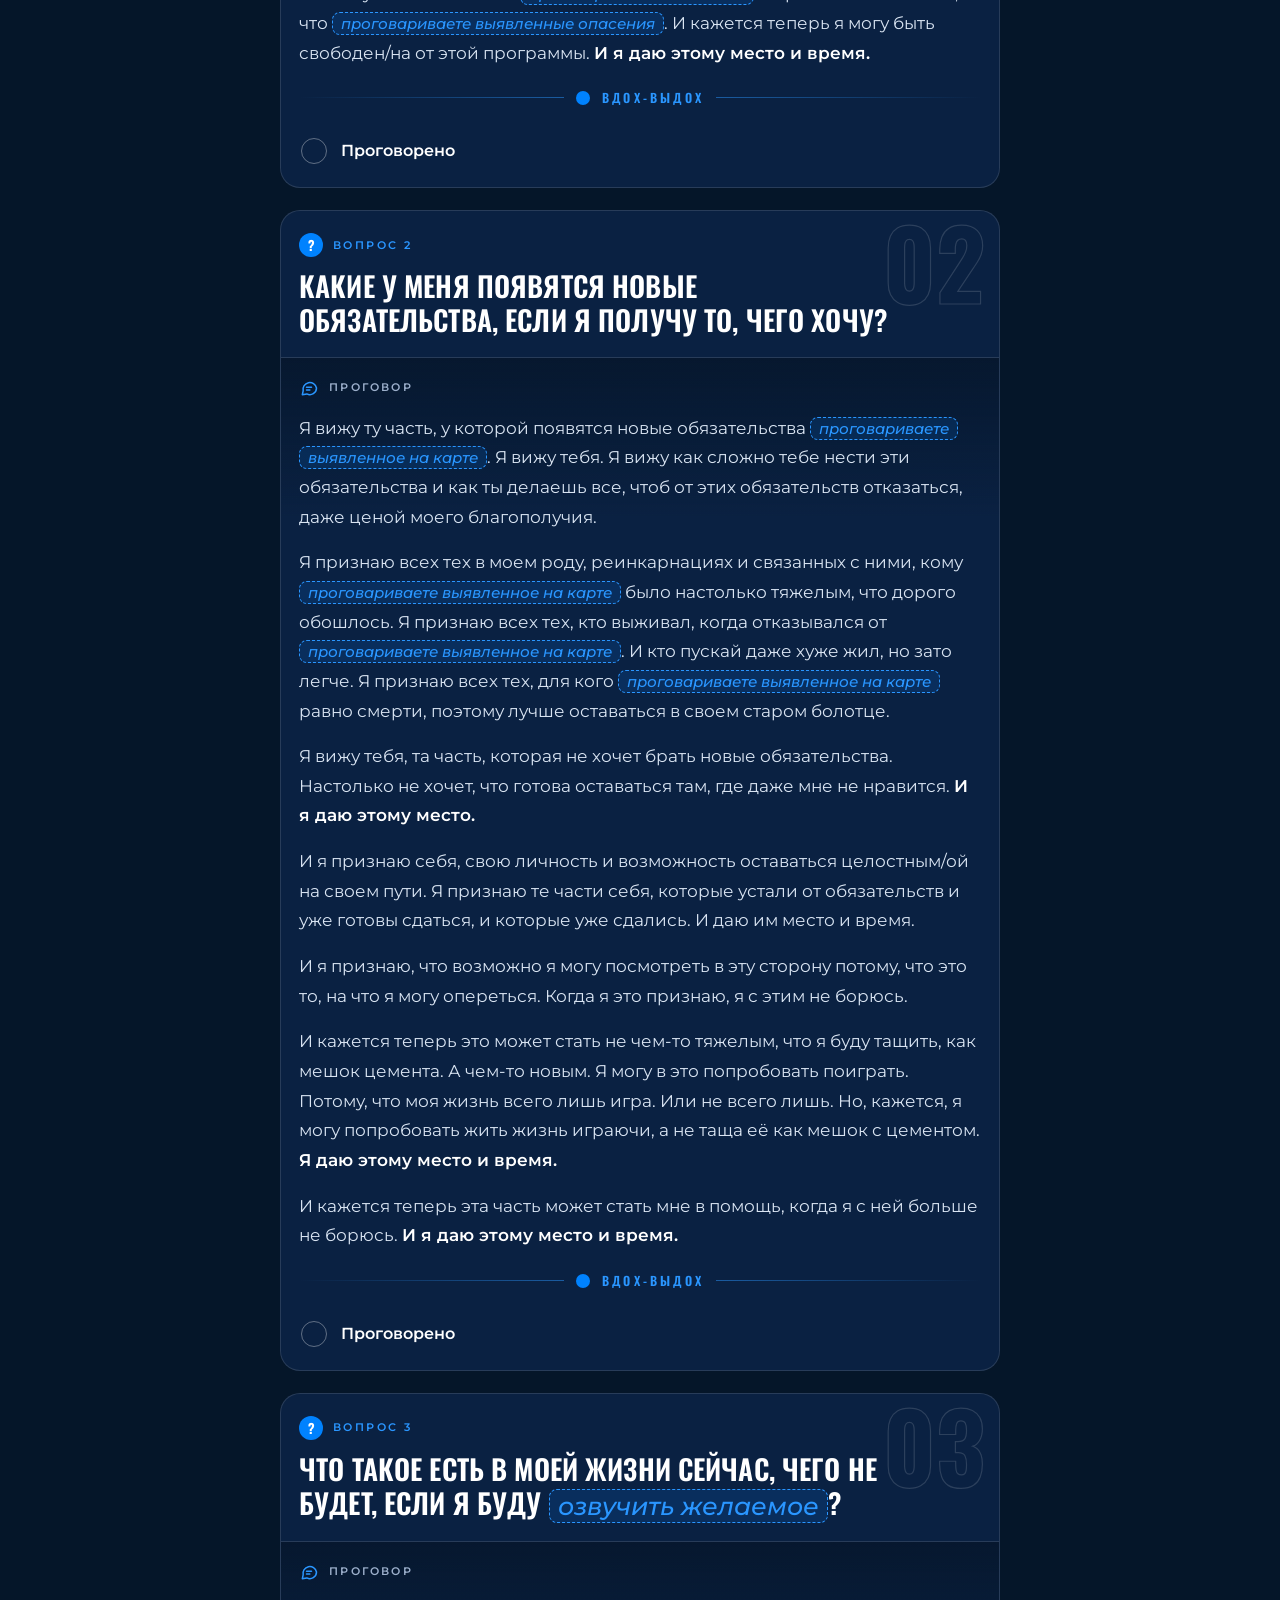
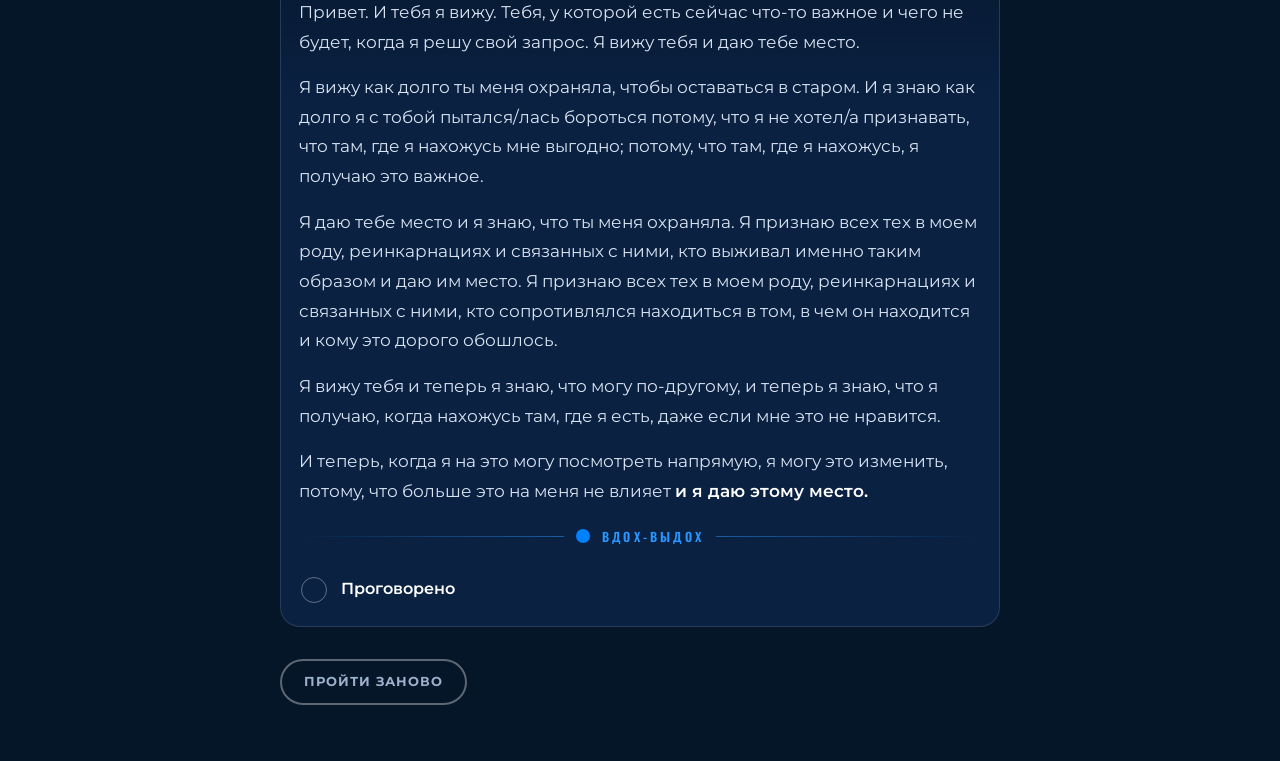
<file: vygody/index.html>
<!doctype html>
<html lang="ru">
<head>
<meta charset="utf-8">
<meta name="viewport" content="width=device-width, initial-scale=1, viewport-fit=cover">
<meta name="theme-color" content="#051629">
<meta name="apple-mobile-web-app-capable" content="yes">
<meta name="mobile-web-app-capable" content="yes">
<meta name="apple-mobile-web-app-title" content="Выгоды">
<link rel="manifest" href="manifest.webmanifest">
<link rel="icon" href="icon-192.png">
<link rel="apple-touch-icon" href="apple-touch-icon.png">
<title>Проработка вторичных выгод</title>
<link rel="preconnect" href="https://fonts.googleapis.com">
<link rel="preconnect" href="https://fonts.gstatic.com" crossorigin>
<link rel="stylesheet" href="https://fonts.googleapis.com/css2?family=Oswald:wght@500;600;700&family=Montserrat:wght@400;500;600;700&display=swap">
<style>
:root {
  /* Same look as the emotions app (deep navy, heavy condensed caps, electric blue).
     One column: sticky progress, banner, how-to-read card, three question cards, footer.
     Single dark look on purpose, same as the program's site. */
  color-scheme: dark;
  --bg: #051629;
  --bg2: #03101F;
  --surface: #0A2142;
  --ink: #FFFFFF;
  --text: #D9E4F2;
  --muted: #9DB0CC;
  --line: rgba(255, 255, 255, 0.12);
  --line-strong: rgba(255, 255, 255, 0.35);
  --blue: #0082FE;
  --blue-hi: #2A96FF;
  --blue-soft: rgba(0, 130, 254, 0.14);
  --done: #7F93B0;
  --display: "Oswald", "Arial Narrow", Impact, sans-serif;
  --body: "Montserrat", system-ui, -apple-system, "Segoe UI", sans-serif;
}

[hidden] { display: none !important; }
html { padding-top: env(safe-area-inset-top, 0px); padding-bottom: env(safe-area-inset-bottom, 0px); background: var(--bg); scroll-behavior: smooth; }
* { box-sizing: border-box; }
body {
  margin: 0;
  background: var(--bg);
  color: var(--ink);
  font-family: var(--body);
  font-size: 16px;
  line-height: 1.55;
  padding-block: 0 56px;
  padding-left: max(16px, env(safe-area-inset-left, 0px));
  padding-right: max(16px, env(safe-area-inset-right, 0px));
  overflow-x: clip;
}
body::before {
  content: "";
  position: fixed;
  inset: 0 0 auto;
  height: env(safe-area-inset-top, 0px);
  z-index: 10;
  background: var(--bg);
}
.wrap { max-width: 720px; margin: 0 auto; display: flex; flex-direction: column; gap: 32px; }
h1, h2 { font-family: var(--display); font-weight: 700; text-transform: uppercase; margin: 0; text-wrap: balance; letter-spacing: .005em; }
h1 { font-size: clamp(38px, 10.5vw, 72px); line-height: 1.08; }
p { margin: 0; }
button { font: inherit; color: inherit; }
a { color: inherit; }
.b { color: var(--blue); }
.lbl { font-size: 0.68rem; line-height: 1.4; letter-spacing: .22em; text-transform: uppercase; color: var(--muted); font-weight: 600; }

/* Sticky progress: count on the left, three step dots on the right */
.bar {
  position: sticky;
  top: env(safe-area-inset-top, 0px);
  z-index: 5;
  background: var(--bg);
  padding: 12px 0;
  border-bottom: 1px solid var(--line);
  display: grid;
  grid-template-columns: 1fr auto;
  gap: 2px 16px;
  align-items: end;
}
.bar .big { font-family: var(--display); font-weight: 700; font-size: 2rem; line-height: 1.05; font-variant-numeric: tabular-nums; }
.bar .big small { font-family: var(--body); font-size: 0.9rem; font-weight: 500; color: var(--muted); }
.bar .big span { display: inline-block; }
.pips { display: flex; gap: 8px; }
.pip {
  width: 38px; height: 38px; border-radius: 50%;
  display: grid; place-items: center;
  border: 1.6px solid var(--line-strong);
  font: 700 0.95rem var(--display); text-decoration: none;
  transition: background .25s, border-color .25s, transform .2s cubic-bezier(.2, .8, .2, 1);
}
.pip.on { background: var(--blue); border-color: var(--blue); }
.pip:active { transform: scale(.9); }
.pip:focus-visible { outline: 2px solid var(--blue-hi); outline-offset: 2px; }
.meter { grid-column: 1 / -1; margin-top: 10px; height: 6px; border-radius: 3px; background: var(--line); overflow: hidden; }
.meter i { display: block; height: 100%; width: 0; background: linear-gradient(90deg, var(--blue), var(--blue-hi)); border-radius: 3px; transition: width .6s cubic-bezier(.2, .8, .2, 1); }

/* Banner, as on the program's cover */
.intro { display: flex; flex-direction: column; gap: 18px; padding-top: 8px; }
.intro > p { color: var(--muted); max-width: 60ch; }
.banner {
  position: relative;
  isolation: isolate;
  overflow: hidden;
  background: var(--bg2);
  border: 1px solid var(--line);
  border-radius: 20px;
  min-height: 230px;
  padding: 34px 22px 28px;
  display: flex;
  flex-direction: column;
  justify-content: center;
  gap: 24px;
}
.banner .words {
  position: absolute; z-index: -2;
  left: 52%; top: 50%; translate: 0 -50%;
  display: flex; flex-direction: column;
  font-family: var(--display); font-weight: 700; text-transform: uppercase;
  font-size: 66px; line-height: .9;
  color: transparent; -webkit-text-stroke: 1.2px rgba(255, 255, 255, .13);
  white-space: nowrap; user-select: none; pointer-events: none;
}
.banner .circle {
  position: absolute; z-index: -1;
  width: clamp(240px, 50%, 380px); aspect-ratio: 1; border-radius: 50%;
  background: var(--blue);
  right: calc(clamp(240px, 50%, 380px) * -0.62); top: 50%; translate: 0 -50%;
}
.sign { display: flex; align-items: center; gap: 14px; font-size: 0.7rem; letter-spacing: .34em; text-transform: uppercase; font-weight: 500; }
.sign::before { content: ""; flex: none; width: 48px; height: 1px; background: var(--ink); }

/* How to read */
.legend {
  background: var(--surface);
  border: 1px solid var(--line);
  border-radius: 16px;
  padding: 18px;
  display: flex; flex-direction: column; gap: 14px;
}
.legend h2 { font-size: 1.15rem; font-weight: 600; letter-spacing: .02em; }
.legend ul { margin: 0; padding: 0; list-style: none; display: grid; grid-template-columns: auto 1fr; align-items: center; gap: 14px 16px; font-size: 0.95rem; color: var(--text); }
.legend li { display: contents; }
.legend li > :first-child { display: flex; justify-content: center; white-space: nowrap; }
.legend .breath { margin: 0; }
.legend .breath::before, .legend .breath::after { display: none; }
.gender { display: flex; flex-wrap: wrap; align-items: center; gap: 8px 12px; padding-top: 14px; border-top: 1px solid var(--line); font-size: 0.95rem; color: var(--text); }
.chips { display: flex; gap: 6px; }
.chips button {
  min-width: 60px; min-height: 40px; padding: 0 16px;
  border: 1px solid var(--line-strong); border-radius: 999px;
  background: transparent; cursor: pointer; font-weight: 600;
  transition: background .25s, border-color .25s, color .25s, transform .2s cubic-bezier(.2, .8, .2, 1);
}
.chips button[aria-pressed="true"] { background: var(--blue); border-color: var(--blue); color: #FFFFFF; animation: chip .4s cubic-bezier(.3, 1.6, .5, 1); }
.chips button:active { transform: scale(.9); }
.chips button:focus-visible { outline: 2px solid var(--blue-hi); outline-offset: 2px; }
.gender .note { flex-basis: 100%; font-size: 0.82rem; color: var(--muted); }

/* What you say in your own words */
.fill {
  font-family: var(--body); text-transform: none; letter-spacing: 0;
  font-style: italic; font-weight: 500; font-size: .9em;
  color: var(--blue-hi);
  border: 1.5px dashed var(--blue-hi); border-radius: 8px;
  background: var(--blue-soft);
  padding: 1px 8px;
  -webkit-box-decoration-break: clone; box-decoration-break: clone;
}
/* Words with a male and a female form */
.g { white-space: nowrap; }
/* The refrain */
.key { color: var(--ink); font-weight: 600; }

/* Pause for a breath */
.breath {
  display: flex; align-items: center; gap: 12px;
  margin: 4px 0;
  font: 600 0.78rem var(--display); letter-spacing: .26em; text-transform: uppercase;
  color: var(--blue-hi);
}
.breath::before, .breath::after { content: ""; flex: 1; height: 1px; background: linear-gradient(90deg, transparent, rgba(42, 150, 255, .5)); }
.breath::after { background: linear-gradient(90deg, rgba(42, 150, 255, .5), transparent); }
.breath .dot { flex: none; width: 14px; height: 14px; border-radius: 50%; background: var(--blue); animation: breathe 8s ease-in-out infinite; }

/* Question cards */
.steps { display: flex; flex-direction: column; gap: 22px; margin: 0; padding: 0; list-style: none; }
.step {
  position: relative;
  isolation: isolate;
  overflow: hidden;
  background: var(--surface);
  border: 1.5px solid var(--line);
  border-radius: 20px;
  scroll-margin-top: calc(env(safe-area-inset-top, 0px) + 104px);
  transition: border-color .3s, box-shadow .3s;
}
.step.done { border-color: var(--blue); box-shadow: 0 24px 48px -30px rgba(0, 130, 254, .8); }
.step .num {
  position: absolute; z-index: -1; right: 14px; top: 2px;
  font: 700 96px/1 var(--display);
  color: transparent; -webkit-text-stroke: 1.2px rgba(255, 255, 255, .14);
  user-select: none; pointer-events: none;
}
.q { padding: 22px 18px 20px; display: flex; flex-direction: column; gap: 12px; }
.q .lbl { color: var(--blue-hi); display: flex; align-items: center; gap: 10px; }
.q .lbl::before { content: "?"; width: 24px; height: 24px; border-radius: 50%; background: var(--blue); color: #FFFFFF; display: grid; place-items: center; font: 700 0.85rem var(--display); letter-spacing: 0; }
.q h2 { font-size: clamp(1.3rem, 5.4vw, 1.75rem); line-height: 1.2; font-weight: 600; padding-right: 64px; }
.say { border-top: 1px solid var(--line); padding: 20px 18px 8px; display: flex; flex-direction: column; gap: 16px; background: linear-gradient(180deg, rgba(3, 16, 31, .55), rgba(3, 16, 31, 0) 160px); }
.say .lbl { display: flex; align-items: center; gap: 10px; }
.say .lbl svg { width: 20px; height: 20px; flex: none; color: var(--blue-hi); }
.say p { font-size: 1.06rem; line-height: 1.75; color: var(--text); max-width: 62ch; overflow-wrap: break-word; }
.step-foot { padding: 6px 8px 10px; }

/* Done mark, same as the emotions app */
.row {
  position: relative;
  display: flex;
  align-items: center;
  gap: 14px;
  min-height: 52px;
  padding: 8px 12px;
  border-radius: 12px;
  cursor: pointer;
  font-weight: 600;
  transition: background .2s;
}
.row:hover { background: var(--blue-soft); }
.row input { position: absolute; inset: 0; width: 100%; height: 100%; margin: 0; opacity: 0; cursor: pointer; }
.row:has(input:focus-visible) { outline: 2px solid var(--blue-hi); outline-offset: 1px; }
.box {
  flex: none;
  width: 26px; height: 26px;
  border: 1.6px solid var(--line-strong);
  border-radius: 50%;
  display: grid; place-items: center;
  transition: background .2s, border-color .2s, transform .2s cubic-bezier(.3, 1.6, .5, 1);
}
.box::after {
  content: "";
  width: 6px; height: 11px;
  border: solid #FFFFFF;
  border-width: 0 2px 2px 0;
  transform: rotate(45deg) translate(-1px, -1px);
  opacity: 0;
}
.row:active .box { transform: scale(.85); }
.row.done .box { background: var(--blue); border-color: var(--blue); }
.row.done .box::after { opacity: 1; }
.row.pop .box { animation: tick .5s cubic-bezier(.3, 1.6, .5, 1); }
.row.pop .box::after { animation: check .3s ease-out .06s both; }
.row .txt { transition: color .3s; }
.row.done .txt { color: var(--blue-hi); }

/* Footer */
.foot { display: flex; flex-direction: column; gap: 14px; }
.btn {
  position: relative; overflow: hidden; isolation: isolate;
  display: inline-flex; align-items: center; justify-content: center; align-self: flex-start;
  min-height: 46px; padding: 0 22px;
  border: 2px solid var(--line-strong); border-radius: 999px;
  background: transparent; color: var(--muted);
  font: 700 0.8rem var(--body); letter-spacing: .08em; text-transform: uppercase; text-decoration: none;
  cursor: pointer;
  transition: background .25s, border-color .25s, color .25s, transform .25s cubic-bezier(.2, .8, .2, 1), box-shadow .25s;
}
.btn::after { content: ""; position: absolute; inset: 0; z-index: -1; pointer-events: none; background: linear-gradient(110deg, transparent 30%, rgba(255, 255, 255, .35) 50%, transparent 70%); transform: translateX(-120%); transition: transform .7s ease; }
.btn:active { transform: scale(.96); transition-duration: .08s; }
.btn:focus-visible { outline: 2px solid var(--blue-hi); outline-offset: 2px; }
.btn.primary { background: var(--blue); border-color: var(--blue); color: #FFFFFF; }

/* ---------- Motion (same feel as the program's site) ---------- */
@keyframes rise { from { opacity: 0; transform: translateY(18px); } to { opacity: 1; transform: none; } }
@keyframes zoomin { from { opacity: 0; transform: scale(.85); } to { opacity: 1; transform: none; } }
@keyframes float { 0%, 100% { transform: translateY(0); } 50% { transform: translateY(-8px); } }
@keyframes drift { from { transform: translateX(0); } to { transform: translateX(-8%); } }
@keyframes tick { 0% { transform: scale(.6); box-shadow: 0 0 0 0 rgba(0, 130, 254, .7); } 55% { transform: scale(1.2); } 100% { transform: scale(1); box-shadow: 0 0 0 14px rgba(0, 130, 254, 0); } }
@keyframes check { from { opacity: 0; transform: rotate(45deg) translate(-1px, -1px) scale(.2); } to { opacity: 1; transform: rotate(45deg) translate(-1px, -1px) scale(1); } }
@keyframes chip { 0% { transform: scale(.9); } 60% { transform: scale(1.08); } 100% { transform: scale(1); } }
@keyframes flip { from { opacity: 0; transform: translateY(-12px); } to { opacity: 1; transform: none; } }
@keyframes breathe { 0%, 100% { transform: scale(.55); box-shadow: 0 0 0 0 rgba(0, 130, 254, 0); } 50% { transform: scale(1); box-shadow: 0 0 0 7px rgba(0, 130, 254, .18); } }

.banner h1, .banner .sign { animation: rise .8s cubic-bezier(.2, .8, .2, 1) both; }
.banner .sign { animation-delay: .25s; }
.banner .circle { animation: zoomin 1s cubic-bezier(.2, .8, .2, 1) .1s both, float 7s ease-in-out 1.2s infinite; }
.banner .words { animation: drift 18s ease-in-out infinite alternate; }
.legend, .step { animation: rise .6s cubic-bezier(.2, .8, .2, 1) both; }
.step:nth-child(1) { animation-delay: .1s; }
.step:nth-child(2) { animation-delay: .18s; }
.step:nth-child(3) { animation-delay: .26s; }
.bump { animation: flip .4s cubic-bezier(.2, .8, .2, 1); }
.pip.pop { animation: chip .4s cubic-bezier(.3, 1.6, .5, 1); }

/* Hover only where there is a mouse, so taps on a phone do not leave things lifted */
@media (hover: hover) {
  .btn:hover { transform: translateY(-2px); border-color: var(--ink); color: var(--ink); background: rgba(255, 255, 255, .06); }
  .btn:hover::after { transform: translateX(120%); }
  .btn.primary:hover { background: var(--blue-hi); border-color: var(--blue-hi); box-shadow: 0 10px 28px -8px rgba(0, 130, 254, .75); }
  .chips button:hover { border-color: var(--ink); transform: translateY(-1px); }
  .pip:hover { border-color: var(--ink); transform: translateY(-1px); }
  .pip.on:hover { border-color: var(--blue-hi); background: var(--blue-hi); }
}

@media (max-width: 420px) {
  .step .num { font-size: 80px; }
  .q h2 { padding-right: 52px; }
}

@media (prefers-reduced-motion: reduce) {
  html { scroll-behavior: auto; }
  *, *::before, *::after { transition: none !important; animation: none !important; }
  .breath .dot { transform: scale(.8); }
}
</style>
</head>
<body>
<div class="wrap">
  <div class="bar" role="status">
    <div>
      <div class="lbl">Пройдено</div>
      <div class="big"><span id="cnt">0</span> <small>из 3</small></div>
    </div>
    <nav class="pips" aria-label="Вопросы">
      <a class="pip" href="#q1" data-s="1" aria-label="Вопрос 1">1</a>
      <a class="pip" href="#q2" data-s="2" aria-label="Вопрос 2">2</a>
      <a class="pip" href="#q3" data-s="3" aria-label="Вопрос 3">3</a>
    </nav>
    <div class="meter" aria-hidden="true"><i id="bar"></i></div>
  </div>

  <header class="intro">
    <div class="banner">
      <div class="words" aria-hidden="true"><span>Масштаб</span><span>Масштаб</span><span>Масштаб</span><span>Масштаб</span></div>
      <div class="circle" aria-hidden="true"></div>
      <h1>Проработка<br><span class="b">вторичных выгод</span></h1>
      <p class="sign">Татьяна Хавро</p>
    </div>
    <p>Три вопроса, к каждому свой проговор. Сначала ответьте на вопрос, потом медленно проговорите текст.</p>
  </header>

  <section class="legend" aria-labelledby="lg">
    <h2 id="lg">Как читать</h2>
    <ul>
      <li><span><span class="fill">в рамке</span></span><span>то, что вы проговариваете своими словами</span></li>
      <li><span class="breath"><span class="dot" aria-hidden="true"></span>Вдох-выдох</span><span>остановитесь, сделайте вдох и выдох</span></li>
    </ul>
    <div class="gender">
      <span>Говорю о себе:</span>
      <div class="chips" role="group" aria-label="Род, в котором говорю о себе">
        <button type="button" data-g="f" aria-pressed="false">Она</button>
        <button type="button" data-g="m" aria-pressed="false">Он</button>
      </div>
      <span class="note">Слова вроде «свободен/на» в тексте станут в нужном роде.</span>
    </div>
  </section>

  <ol class="steps">
    <li class="step" id="q1">
      <span class="num" aria-hidden="true">01</span>
      <div class="q">
        <span class="lbl">Вопрос 1</span>
        <h2 id="q1t">Что случится самого страшного, если я получу желаемое?</h2>
      </div>
      <div class="say">
        <span class="lbl"><svg viewBox="0 0 24 24" fill="none" stroke="currentColor" stroke-width="1.8" stroke-linecap="round" stroke-linejoin="round" aria-hidden="true"><path d="M21 12a8 8 0 0 1-11.6 7.1L4 20l1-4.6A8 8 0 1 1 21 12z"/><path d="M9 11h6M9 14.5h4"/></svg>Проговор</span>
        <p>Привет, моя дорогая субличность. Я вижу твои переживания относительно моего запроса <span class="fill">перечисляете все переживания, увиденные на карте</span>.</p>
        <p>Я признаю всех тех в моем роду, реинкарнациях и связанных с ними, у кого было именно так. Я признаю их и то, что эта модель поведения передалась тебе напрямую и ты не знаешь как по-другому. И ты как послушный член своего рода, либо последователь всех реинкарнаций, которые ты проходила, просто следуешь по давно понятному пути.</p>
        <p>Я вижу тебя и признаю как ты это делаешь неосознанно. И на нас не влияет то, что мы осознаем. На нас влияет то, что мы не осознаем. И сейчас я могу тебя увидеть и дать тебе место. Я тебя не отвергаю и с тобой не борюсь.</p>
        <p>И я знаю, что именно такая модель поведения в прошлом, в роду или в произошедшем в реинкарнациях, помогла тебе выжить.</p>
        <div class="breath"><span class="dot" aria-hidden="true"></span>Вдох-выдох</div>
        <p>Я благодарю тебя за то, что именно благодаря этому и всему тому поведению, которое было, мы выжили. Но сейчас это старая модель поведения и она мне больше не нужна. Я теперь могу жить по-другому.</p>
        <div class="breath"><span class="dot" aria-hidden="true"></span>Вдох-выдох</div>
        <p>И я могу позволить себе <span class="fill">проговариваете желаемое</span> и при этом не бояться, что <span class="fill">проговариваете выявленные опасения</span>. И кажется теперь я могу быть <span class="g" data-f="свободна" data-m="свободен">свободен/на</span> от этой программы. <span class="key">И я даю этому место и время.</span></p>
        <div class="breath"><span class="dot" aria-hidden="true"></span>Вдох-выдох</div>
      </div>
      <div class="step-foot">
        <label class="row"><input type="checkbox" data-s="1"><span class="box" aria-hidden="true"></span><span class="txt">Проговорено</span></label>
      </div>
    </li>

    <li class="step" id="q2">
      <span class="num" aria-hidden="true">02</span>
      <div class="q">
        <span class="lbl">Вопрос 2</span>
        <h2 id="q2t">Какие у меня появятся новые обязательства, если я получу то, чего хочу?</h2>
      </div>
      <div class="say">
        <span class="lbl"><svg viewBox="0 0 24 24" fill="none" stroke="currentColor" stroke-width="1.8" stroke-linecap="round" stroke-linejoin="round" aria-hidden="true"><path d="M21 12a8 8 0 0 1-11.6 7.1L4 20l1-4.6A8 8 0 1 1 21 12z"/><path d="M9 11h6M9 14.5h4"/></svg>Проговор</span>
        <p>Я вижу ту часть, у которой появятся новые обязательства <span class="fill">проговариваете выявленное на карте</span>. Я вижу тебя. Я вижу как сложно тебе нести эти обязательства и как ты делаешь все, чтоб от этих обязательств отказаться, даже ценой моего благополучия.</p>
        <p>Я признаю всех тех в моем роду, реинкарнациях и связанных с ними, кому <span class="fill">проговариваете выявленное на карте</span> было настолько тяжелым, что дорого обошлось. Я признаю всех тех, кто выживал, когда отказывался от <span class="fill">проговариваете выявленное на карте</span>. И кто пускай даже хуже жил, но зато легче. Я признаю всех тех, для кого <span class="fill">проговариваете выявленное на карте</span> равно смерти, поэтому лучше оставаться в своем старом болотце.</p>
        <p>Я вижу тебя, та часть, которая не хочет брать новые обязательства. Настолько не хочет, что готова оставаться там, где даже мне не нравится. <span class="key">И я даю этому место.</span></p>
        <p>И я признаю себя, свою личность и возможность оставаться <span class="g" data-f="целостной" data-m="целостным">целостным/ой</span> на своем пути. Я признаю те части себя, которые устали от обязательств и уже готовы сдаться, и которые уже сдались. И даю им место и время.</p>
        <p>И я признаю, что возможно я могу посмотреть в эту сторону потому, что это то, на что я могу опереться. Когда я это признаю, я с этим не борюсь.</p>
        <p>И кажется теперь это может стать не чем-то тяжелым, что я буду тащить, как мешок цемента. А чем-то новым. Я могу в это попробовать поиграть. Потому, что моя жизнь всего лишь игра. Или не всего лишь. Но, кажется, я могу попробовать жить жизнь играючи, а не таща её как мешок с цементом. <span class="key">Я даю этому место и время.</span></p>
        <p>И кажется теперь эта часть может стать мне в помощь, когда я с ней больше не борюсь. <span class="key">И я даю этому место и время.</span></p>
        <div class="breath"><span class="dot" aria-hidden="true"></span>Вдох-выдох</div>
      </div>
      <div class="step-foot">
        <label class="row"><input type="checkbox" data-s="2"><span class="box" aria-hidden="true"></span><span class="txt">Проговорено</span></label>
      </div>
    </li>

    <li class="step" id="q3">
      <span class="num" aria-hidden="true">03</span>
      <div class="q">
        <span class="lbl">Вопрос 3</span>
        <h2 id="q3t">Что такое есть в моей жизни сейчас, чего не будет, если я буду <span class="fill">озвучить желаемое</span>?</h2>
      </div>
      <div class="say">
        <span class="lbl"><svg viewBox="0 0 24 24" fill="none" stroke="currentColor" stroke-width="1.8" stroke-linecap="round" stroke-linejoin="round" aria-hidden="true"><path d="M21 12a8 8 0 0 1-11.6 7.1L4 20l1-4.6A8 8 0 1 1 21 12z"/><path d="M9 11h6M9 14.5h4"/></svg>Проговор</span>
        <p>Привет. И тебя я вижу. Тебя, у которой есть сейчас что-то важное и чего не будет, когда я решу свой запрос. Я вижу тебя и даю тебе место.</p>
        <p>Я вижу как долго ты меня охраняла, чтобы оставаться в старом. И я знаю как долго я с тобой <span class="g" data-f="пыталась" data-m="пытался">пытался/лась</span> бороться потому, что я не <span class="g" data-f="хотела" data-m="хотел">хотел/а</span> признавать, что там, где я нахожусь мне выгодно; потому, что там, где я нахожусь, я получаю это важное.</p>
        <p>Я даю тебе место и я знаю, что ты меня охраняла. Я признаю всех тех в моем роду, реинкарнациях и связанных с ними, кто выживал именно таким образом и даю им место. Я признаю всех тех в моем роду, реинкарнациях и связанных с ними, кто сопротивлялся находиться в том, в чем он находится и кому это дорого обошлось.</p>
        <p>Я вижу тебя и теперь я знаю, что могу по-другому, и теперь я знаю, что я получаю, когда нахожусь там, где я есть, даже если мне это не нравится.</p>
        <p>И теперь, когда я на это могу посмотреть напрямую, я могу это изменить, потому, что больше это на меня не влияет <span class="key">и я даю этому место.</span></p>
        <div class="breath"><span class="dot" aria-hidden="true"></span>Вдох-выдох</div>
      </div>
      <div class="step-foot">
        <label class="row"><input type="checkbox" data-s="3"><span class="box" aria-hidden="true"></span><span class="txt">Проговорено</span></label>
      </div>
    </li>
  </ol>

  <section class="foot">
    <button type="button" class="btn" id="again">Пройти заново</button>
  </section>
</div>

<script>
(function () {
  var LS = 'vyg-v1';
  var S = { done: {}, g: '' };
  try {
    var d = JSON.parse(localStorage.getItem(LS) || 'null');
    if (d && d.done && typeof d.done === 'object') S.done = d.done;
    if (d && (d.g === 'f' || d.g === 'm')) S.g = d.g;
  } catch (e) {}
  function save() { try { localStorage.setItem(LS, JSON.stringify(S)); } catch (e) {} }
  function $(id) { return document.getElementById(id); }
  function all(sel) { return Array.prototype.slice.call(document.querySelectorAll(sel)); }
  function replay(el, cls) { el.classList.remove(cls); void el.offsetWidth; el.classList.add(cls); }

  // Male / female word forms
  all('.g').forEach(function (el) { el.dataset.both = el.textContent; });
  function applyGender() {
    all('.g').forEach(function (el) { el.textContent = S.g ? el.dataset[S.g] : el.dataset.both; });
    all('.chips button').forEach(function (b) { b.setAttribute('aria-pressed', String(b.dataset.g === S.g)); });
  }
  all('.chips button').forEach(function (b) {
    b.addEventListener('click', function () {
      S.g = S.g === b.dataset.g ? '' : b.dataset.g;
      applyGender(); save();
    });
  });

  // Progress
  var last = -1;
  function update() {
    var n = 0;
    all('.steps input').forEach(function (inp) {
      var s = inp.dataset.s, on = !!S.done[s];
      if (on) n++;
      inp.checked = on;
      inp.closest('.row').classList.toggle('done', on);
      $('q' + s).classList.toggle('done', on);
      document.querySelector('.pip[data-s="' + s + '"]').classList.toggle('on', on);
    });
    $('cnt').textContent = n;
    if (last >= 0 && n !== last) replay($('cnt'), 'bump');
    last = n;
    $('bar').style.width = (n / 3 * 100) + '%';
  }
  document.addEventListener('change', function (e) {
    var inp = e.target;
    if (!inp.dataset || !inp.dataset.s) return;
    if (inp.checked) S.done[inp.dataset.s] = true; else delete S.done[inp.dataset.s];
    update(); save();
    if (inp.checked) {
      replay(inp.closest('.row'), 'pop');
      replay(document.querySelector('.pip[data-s="' + inp.dataset.s + '"]'), 'pop');
    }
  });
  $('again').addEventListener('click', function () {
    S.done = {}; update(); save();
    $('q1').scrollIntoView({ block: 'start' });
  });

  applyGender();
  update();
})();
</script>
<script>
if ('serviceWorker' in navigator) {
  window.addEventListener('load', function () { navigator.serviceWorker.register('sw.js').catch(function () {}); });
}
</script>
</body>
</html>
</file>
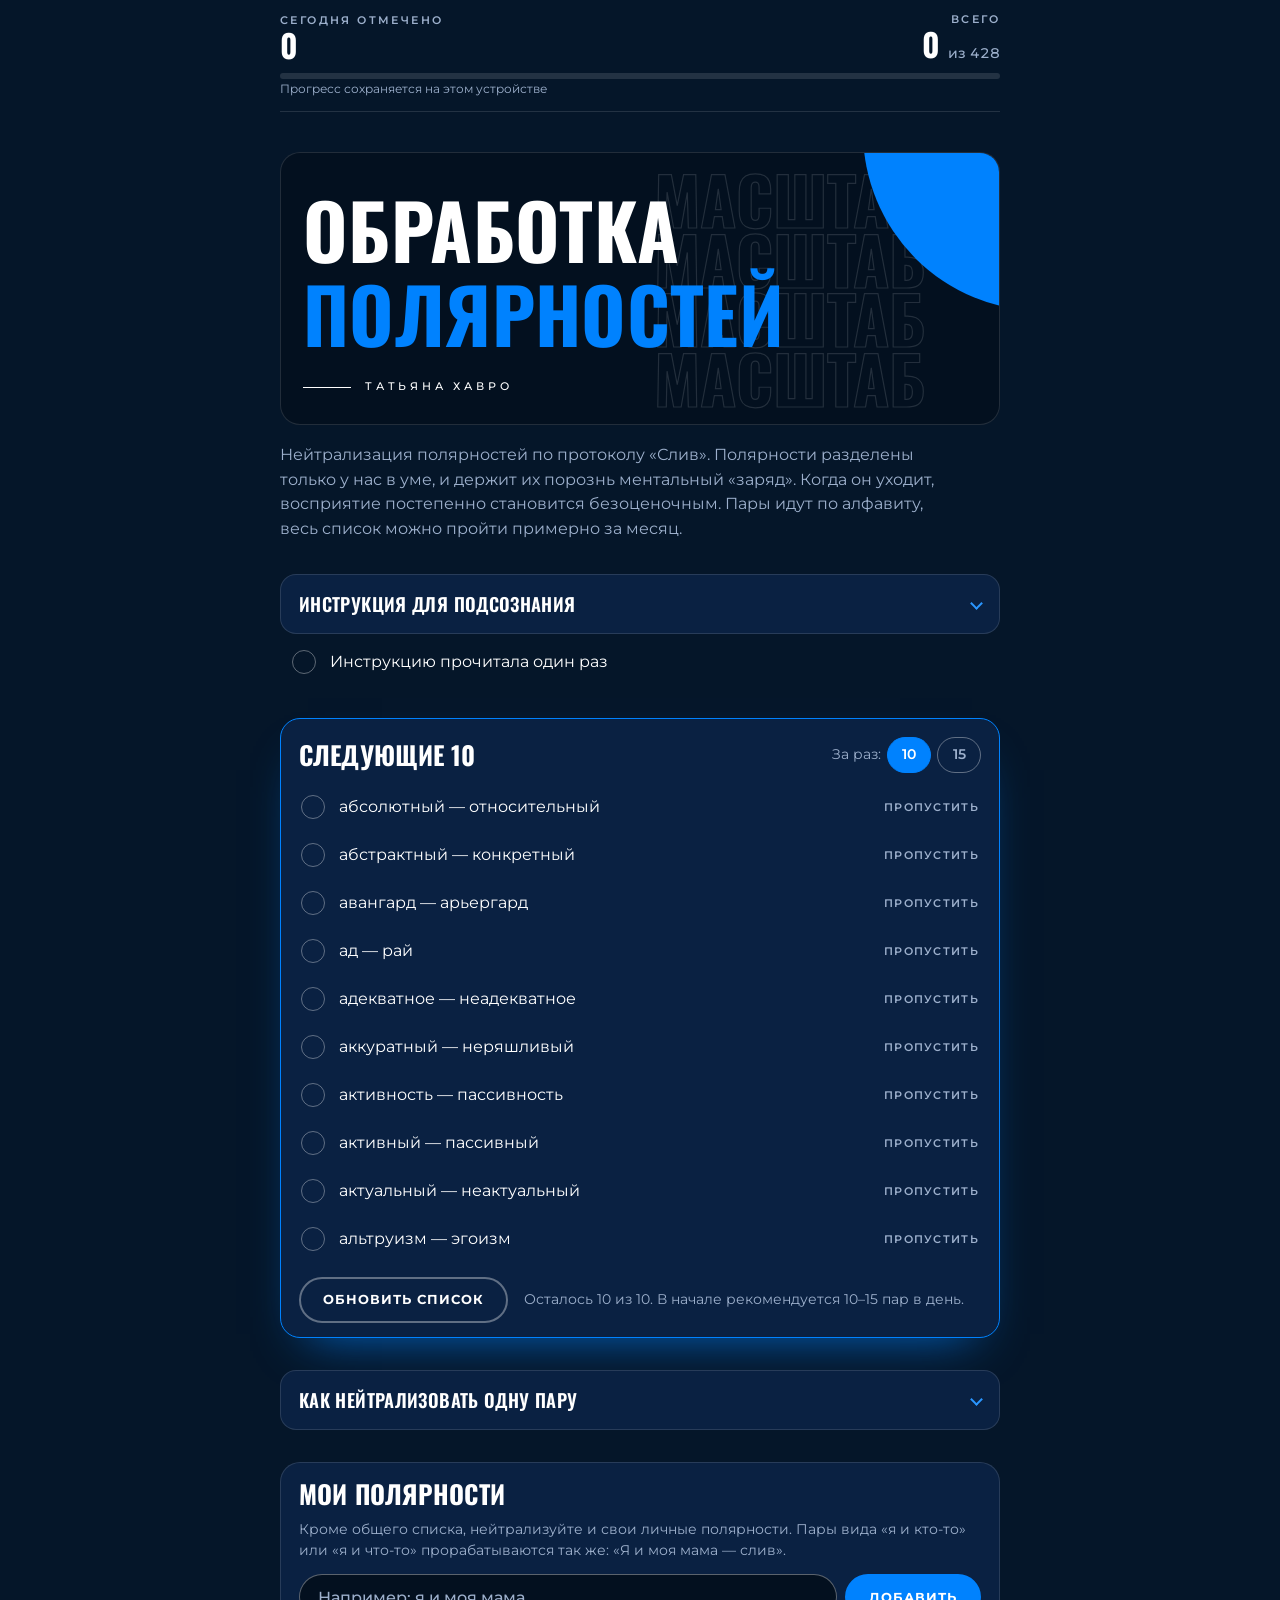
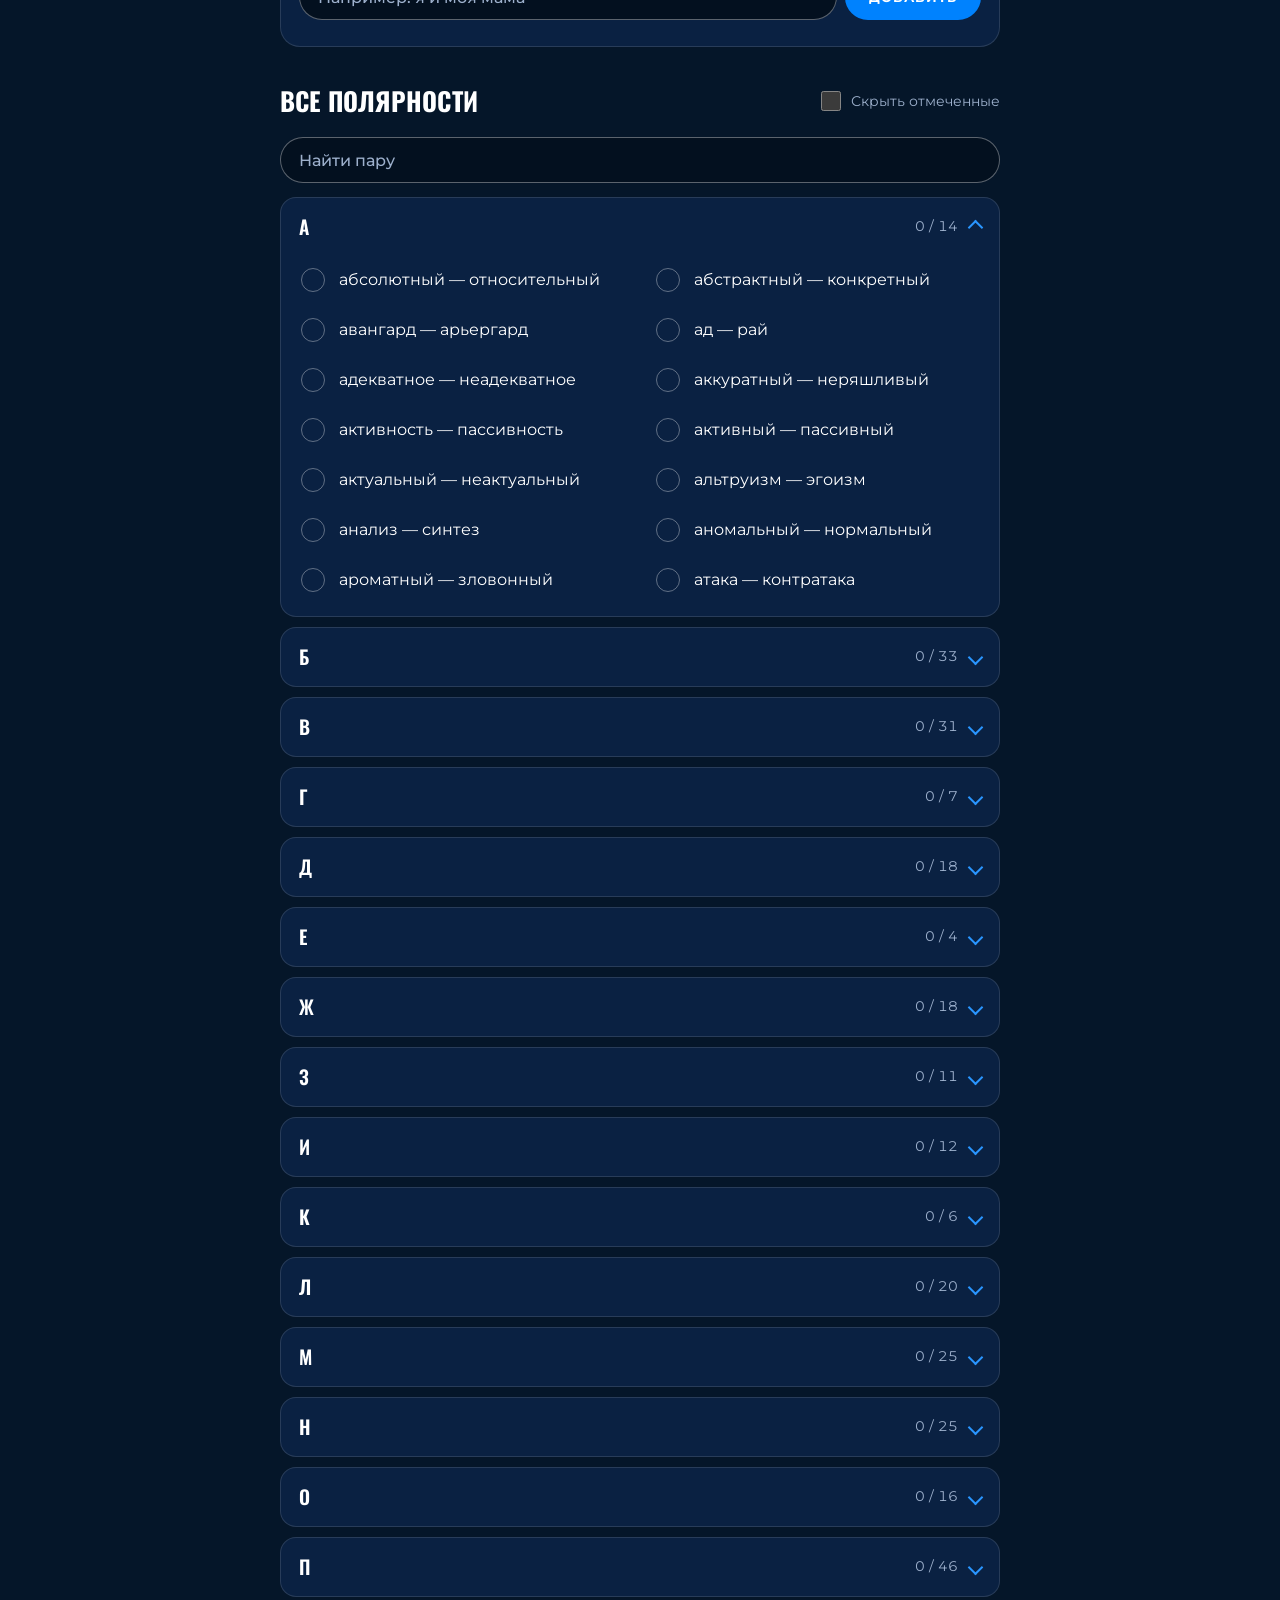
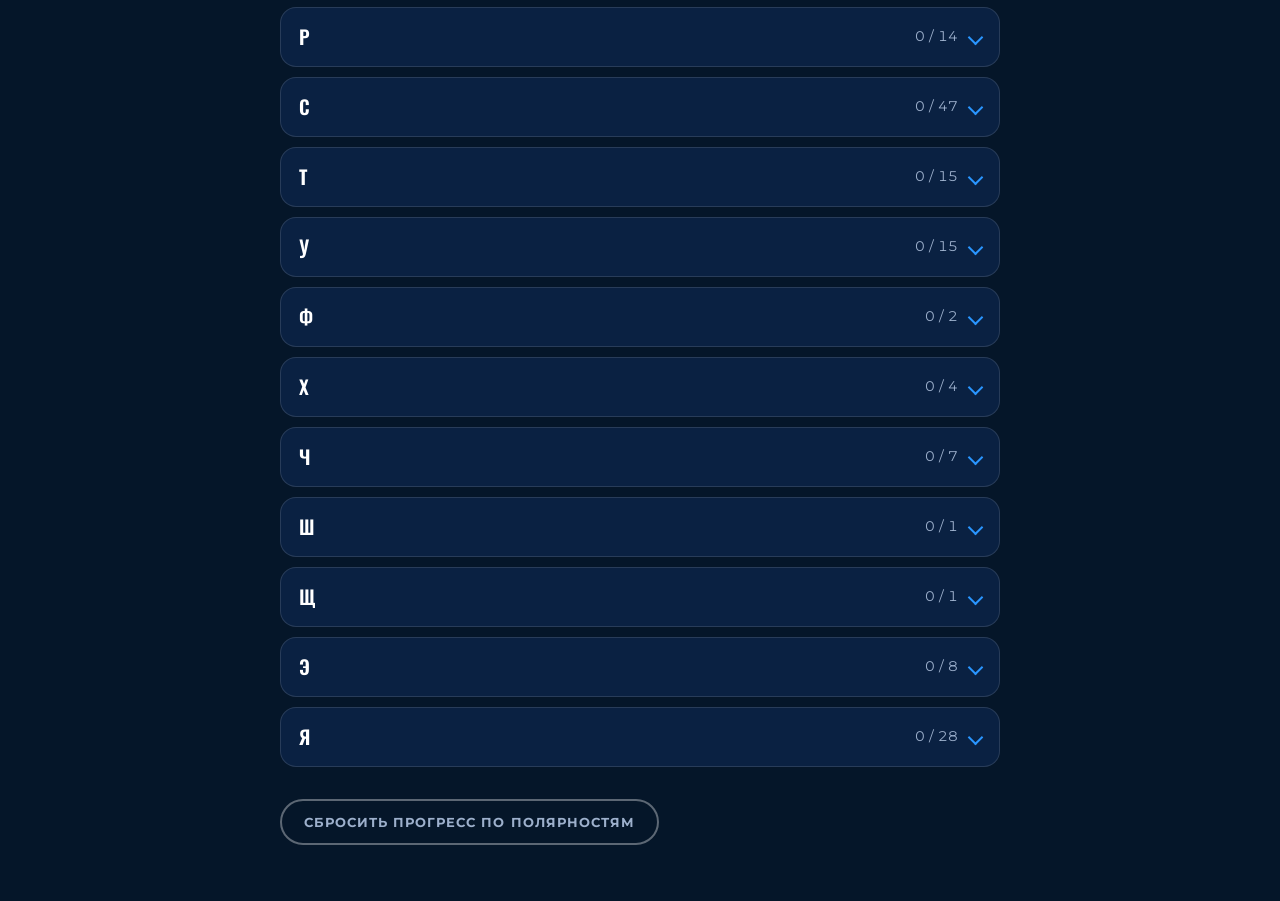
<file: polarities.html>
<!doctype html>
<html lang="ru">
<head>
<meta charset="utf-8">
<meta name="viewport" content="width=device-width, initial-scale=1, viewport-fit=cover">
<meta name="theme-color" content="#051629">
<meta name="apple-mobile-web-app-capable" content="yes">
<meta name="mobile-web-app-capable" content="yes">
<meta name="apple-mobile-web-app-title" content="Полярности">
<link rel="manifest" href="manifest-polarities.webmanifest">
<link rel="icon" href="icon-pol-192.png">
<link rel="apple-touch-icon" href="apple-touch-icon-pol.png">
<title>Обработка полярностей</title>
<meta name="description" content="Нейтрализация полярностей по протоколу «Слив»: инструкция для подсознания и 428 пар с отметками прогресса.">
<meta property="og:title" content="Обработка полярностей">
<meta property="og:description" content="Нейтрализация полярностей по протоколу «Слив»: инструкция для подсознания и 428 пар с отметками прогресса.">
<link rel="preconnect" href="https://fonts.googleapis.com">
<link rel="preconnect" href="https://fonts.gstatic.com" crossorigin>
<link rel="stylesheet" href="https://fonts.googleapis.com/css2?family=Oswald:wght@500;600;700&family=Montserrat:wght@400;500;600;700&display=swap">
<link rel="stylesheet" href="style.css">
</head>
<body>
<div class="wrap" id="app">

  <div class="bar" role="status">
    <div>
      <div class="lbl">Сегодня отмечено</div>
      <div class="big" id="today">0</div>
    </div>
    <div class="right">
      <div class="lbl">Всего</div>
      <div class="big"><span id="total">0</span> <small>из <span id="all">0</span></small></div>
    </div>
    <div class="meter" aria-hidden="true"><i id="totalBar"></i></div>
    <div class="save" id="save" aria-live="polite"></div>
  </div>

  <header class="intro">
    <div class="banner corner">
      <div class="words" aria-hidden="true"><span>Масштаб</span><span>Масштаб</span><span>Масштаб</span><span>Масштаб</span></div>
      <div class="circle" aria-hidden="true"></div>
      <h1>Обработка<br><span class="b">полярностей</span></h1>
      <p class="sign">Татьяна Хавро</p>
    </div>
    <p>Нейтрализация полярностей по протоколу «Слив». Полярности разделены только у нас в уме, и держит их порознь ментальный «заряд». Когда он уходит, восприятие постепенно становится безоценочным. Пары идут по алфавиту, весь список можно пройти примерно за месяц.</p>
  </header>

  <section class="read-once">
    <details class="instr">
      <summary>Инструкция для подсознания<span class="chev" aria-hidden="true"></span></summary>
      <div class="instr-body">
        <p class="instr-hint">Прочитайте один раз, вслух или про себя, от слов «Начало инструкции» до слов «Конец инструкции» включительно. Перечитывать не нужно: подсознание запоминает её сразу. Потом отметьте ниже, что прочитали.</p>
        <div class="instr-text" id="instrText"></div>
        <p class="note">«НАШЕ» и «МЫ» вместо «я» и «моё» написаны намеренно, это не опечатка: так подсознание обрабатывает все части личности сразу.</p>
      </div>
    </details>
    <label class="row" id="introRow" data-intro="1">
      <input type="checkbox" id="introBox">
      <span class="box" aria-hidden="true"></span>
      <span class="txt"><span>Инструкцию прочитала один раз</span></span>
    </label>
  </section>

  <section class="batch" aria-labelledby="bt">
    <div class="batch-head">
      <h2 id="bt">Следующие <span id="bsize">10</span></h2>
      <div class="chips" role="group" aria-label="Сколько пар показывать">
        <span>За раз:</span>
        <button type="button" data-size="10" aria-pressed="true">10</button>
        <button type="button" data-size="15" aria-pressed="false">15</button>
      </div>
    </div>
    <div class="batch-list" id="batchList"></div>
    <div class="batch-foot">
      <div class="foot-btns">
        <button type="button" class="btn" id="batchNext">Обновить список</button>
        <button type="button" class="btn" id="unskip" hidden>Вернуть пропущенные</button>
      </div>
      <span class="note" id="batchNote"></span>
    </div>
  </section>

  <details class="how">
    <summary>Как нейтрализовать одну пару<span class="chev" aria-hidden="true"></span></summary>
    <div class="how-body">
      <ol>
        <li>Произнесите вслух или про себя первую полярность, потом вторую, потом слово «Слив». Например: «Любовь — ненависть — слив».</li>
        <li>В первый раз постарайтесь почувствовать каждую полярность: что она для вас, какие эмоции, мысли или ощущения в теле вызывает. Это не обязательно, но ускоряет обработку.</li>
        <li>Повторяйте до зевания. Если после 10 повторений зевания нет, переходите к следующей паре: подсознание всё равно её нейтрализует.</li>
        <li>Отметьте пару здесь и больше к ней не возвращайтесь. Повторный запуск процесс не ускоряет.</li>
      </ol>
      <p class="note">Если пара для вас полная бессмыслица, нажмите «Пропустить». В начале берите не больше 10–15 пар в день, дальше смотрите по реакции организма. Если он говорит «хватит», значит, на сегодня хватит.</p>
    </div>
  </details>

  <section class="mine" aria-labelledby="mt">
    <h2 id="mt">Мои полярности</h2>
    <p class="note">Кроме общего списка, нейтрализуйте и свои личные полярности. Пары вида «я и кто-то» или «я и что-то» прорабатываются так же: «Я и моя мама — слив».</p>
    <form class="add" id="addForm">
      <input class="field" id="addText" type="text" maxlength="120" autocomplete="off" enterkeyhint="done" placeholder="Например: я и моя мама" aria-label="Своя пара полярностей">
      <button type="submit" class="btn primary">Добавить</button>
    </form>
    <p class="msg" id="addMsg" aria-live="polite" hidden></p>
    <div class="mine-list" id="mineList"></div>
  </section>

  <section aria-labelledby="cl">
    <div class="cl-head">
      <h2 id="cl">Все полярности</h2>
      <label class="switch"><input type="checkbox" id="hideDone"> Скрыть отмеченные</label>
    </div>
    <div class="find">
      <input class="field" id="search" type="search" autocomplete="off" enterkeyhint="search" placeholder="Найти пару" aria-label="Найти пару">
      <p class="note" id="searchNote" aria-live="polite" hidden></p>
    </div>
    <div class="cls" id="groups"></div>
  </section>

  <section class="reset">
    <button type="button" class="btn" id="resetAsk">Сбросить прогресс по полярностям</button>
    <button type="button" class="btn danger" id="resetYes" hidden>Да, сбросить</button>
    <button type="button" class="btn" id="resetNo" hidden>Отмена</button>
  </section>

</div>

<script type="application/json" id="data">{"pairs": ["абсолютный — относительный", "абстрактный — конкретный", "авангард — арьергард", "ад — рай", "адекватное — неадекватное", "аккуратный — неряшливый", "активность — пассивность", "активный — пассивный", "актуальный — неактуальный", "альтруизм — эгоизм", "анализ — синтез", "аномальный — нормальный", "ароматный — зловонный", "атака — контратака", "бедность — богатство", "безнадежность — надежда", "безопасность — небезопасность", "безразличие — вовлеченность", "белое — черное", "бережливый — расточительный", "бесконечно малое — бесконечно большое", "беспокойство — покой", "беспокойство — спокойствие", "благодарность — неблагодарность", "благоразумный — неблагоразумный", "благородный — неблагородный", "благородство — низость", "благословлять — проклинать", "бледнеть — краснеть", "блестящий — тусклый", "близкий — далекий", "близость — одиночество", "блуд — целомудрие", "бог — дьявол", "богатство — нищета", "бодрый — усталый", "божественное — материальное", "большое — маленькое", "брать — давать", "брать на себя ответственность — увиливать от ответственности", "бросать — поднимать", "будни — праздник", "будущее — прошлое", "быстро — медленно", "быть — не быть", "быть гибким — быть зацикленным", "быть единым со своими корнями — быть разделенным с ними", "великодушный — непорядочный", "величие — ничтожество", "вера — знание", "вера — неверие", "верить, что все получится — не верить, что все получится", "верх — низ", "веселый — злой", "весомость — невесомость", "вечность — момент", "взлет — падение", "видеть — понимать", "видимость — невидимость", "виртуальный мир — реальный мир", "владеть всем — ничем не владеть", "внутренний мир — внешний мир", "внутри — снаружи", "возвышенный — низкий", "возможно — невозможно", "война — мир", "вперед — назад", "все — ничего", "все зависит от меня — ничего не зависит от меня", "всегда — никогда", "всегда осознавать себя — никогда не осознавать себя", "вхождение в опыт — избегание опыта", "вывод — следствие", "выдержать — сдаться", "выживать — умирать", "выжить — сдаться", "высокий — низкий", "высоко — низко", "гениальность — безумство", "глубина — поверхность", "глупый — просвещенный", "голод — сытость", "горизонтальный — вертикальный", "город — деревня", "грамотность — неграмотность", "давать — получать", "далеко — близко", "дарить — принимать", "движение — неподвижность", "движение — остановка", "движение — покой", "движение — стояние на месте", "день — ночь", "динамика — статика", "длинный — короткий", "добро — зло", "доброжелательность — враждебность", "должен — не должен", "должен — не хочется делать", "должен сохранять лицо — не должен сохранять лицо", "доминирование — подчинение", "доступность — недосягаемость", "другие правы — я прав", "единство — двойственность", "единство — разделенность", "единство с остальными — изоляция", "есть время — нет времени", "жарко — холодно", "желание быть любимым — желание любить", "желание быть одиноким — желание быть со всеми", "желание быть одобренным — желание одобрять", "желание быть с людьми — нежелание быть с людьми", "желание двигаться — нежелание двигаться", "желание двигаться — страх двигаться", "желание жить — желание умереть", "желание контролировать — желание отпустить контроль", "желание контролировать других — желание быть контролируемым другими", "желание любви — желание давать любовь", "желание одобрения — желание давать одобрение", "желание работать — нежелание работать", "желание спорить — нежелание спорить", "жесткость — мягкость", "жизнерадостность — мрачность", "жизнерадостный — утомленный", "жизнь — смерть", "забывать — вспоминать", "зависимость — независимость", "здесь — сейчас", "здесь — там", "здравомыслящий — необдуманный", "земное — неземное", "знание — действие", "знание — невежество", "знать — не знать", "знать все — не знать ничего", "знать свое предназначение — не знать своего предназначения", "изменение — усилие", "иллюзия — реальность", "иметь возможность выбирать — не иметь возможности выбора", "иметь высшую цель — жить совершенно без цели", "иметь результаты — не иметь результатов", "иметь результаты проработок — не иметь результаты проработок", "инициативный — бездеятельный", "интерес — безразличие", "интерес — скука", "интуиция — сознание", "истина — галлюцинации", "истинная память — иллюзорная память", "каждый — никто", "коммуникация — отсутствие коммуникации", "конденсация — растворение", "контроль — свобода", "красота — уродство", "крик — тишина", "лево — право", "левое полушарие — правое полушарие", "легкость — тяжесть", "лень — желание действовать", "логика — творчество", "логика — эмоции", "логическое мышление — образное мышление", "локализация — нелокализация", "лох — не лох", "лучше — хуже", "любовь — агрессивность", "любовь — боль", "любовь — ненависть", "любовь — одиночество", "любовь — отказ", "любовь — свобода", "любовь — сила/власть", "любовь — страх", "любовь к людям — ненависть к людям", "люди — животные", "маленькое — большое", "материальное — духовное", "материальное — нематериальное", "материальное — пустота", "материальный мир — духовный мир", "материальный мир — тонкий мир", "материя — пустота", "материя — энергия", "милосердный — безжалостный", "минус — плюс", "мир — агрессия", "мир — беспорядки", "мир — власть", "мир несправедлив — мир справедлив", "мир опасен — мир безопасен", "мир плохой — мир хороший", "мистицизм — мещанство", "множество — единственность", "мое — чужое", "мои желания — чужие желания", "мой отец — моя мать", "мощь — беспомощность", "мудрец — чмо тупое", "мужское — женское", "мужчина и женщина", "наблюдатель — наблюдаемое", "навсегда — временно", "надо что-то делать — не надо ничего делать", "наличие мыслей — отсутствие мыслей", "настоящее — будущее", "настоящее — прошлое", "настоящий момент — вечность", "начало — конец", "начинать — останавливать", "небо — земля", "невежественные люди — мудрые люди", "недоверие к людям — доверие к людям", "недолговечность — вечность", "нежелание жить — жажда жизни", "нежелание жить — наслаждение жизнью", "нежелание изменений — желание изменений", "неимущий — зажиточный", "необходимо прорабатывать — да забить на всю эту проработку болт", "неприятно — приятно", "неуверенность — уверенность", "неуверенность в будущем — уверенность в будущем", "неуверенность в себе — уверенность в себе", "неудача — удача", "неудовлетворение — удовлетворение", "нищий — состоятельный", "обучение — знание", "обычные люди — просветленные люди", "огонь — вода", "ограниченное сознание — безграничное сознание", "ограниченность — безграничность", "опасность — безопасность", "определенность — неопределенность", "оптимизм — пессимизм", "осознавать суть — видеть поверхность", "оставаться — уходить", "остроумный человек — тупой человек", "ответственность — безответственность", "отрицательные эмоции — положительные эмоции", "отрицательный — положительный", "отсутствие сочувствия — сочувствие", "очевидный мир — неочевидный мир", "паника — спокойствие", "печаль — радость", "плохой я — хороший я", "победа — поражение", "победа — проигрыш", "побеждать — проигрывать", "повторение — разнообразие", "подтверждение — опровержение", "позитивная полярность — негативная полярность", "позитивное — негативное", "позитивный элемент — негативный элемент", "покой — страх", "полнота — пустота", "полный — пустой", "пологий — крутой", "получать результаты от проработки — не получать от проработки ни фига", "помнить — не помнить", "понимание — непонимание", "постоянный — быстротечный", "постоянство — мимолетность", "постоянство — перемены", "пофигизм — энтузиазм", "появление — исчезновение", "прав — неправ", "правда — ложь", "правильно — неправильно", "презрение — уважение", "приближение к цели — отдаление от цели", "приемлемое — неприемлемое", "приличное — неприличное", "принятие — отвержение", "принятие — отторжение", "принятие чужих точек зрения — непринятие чужих точек зрения", "природа — цивилизация", "притяжение — отталкивание", "притяжение к людям — отторжение от людей", "приход — уход", "причина — следствие", "прогресс — деградация", "продвижение — отступление", "продвинутый эзотерик — последний лох", "просветленность — приземленность", "прошлое — будущее", "прямо — по кривой", "пустота — весь мир", "путь — цель", "равновесие — принуждение", "радость — печаль", "раздражение — принятие", "различие — идентичность", "различие — отождествление", "разрешение — запрет", "разум — инстинкты", "разум — эмоция", "разумный — безумный", "расслабление — напряжение", "рассудительный — необдуманный", "расширение — сжатие", "решительность что-то делать — откладывание на потом", "ритмичный — неритмичный", "свежий — вялый", "свет — тьма", "свобода — несвобода", "свобода — ответственность", "свобода — подчинение", "свобода — рабство", "свобода — рок/судьба/карма", "свобода — угнетенность", "сворачивание — разворачивание", "святой — грешник", "сейчас — потом", "серьезность — легкомысленность", "сила — бессилие", "сила — слабость", "сила ночи — сила дня", "симметричный — асимметричный", "симпатия — антипатия", "скука — интерес", "сладкое — несладкое", "совершенство — несовершенство", "соглашаться — не соглашаться", "созидание — разрушение", "сознание — инстинкты", "сознание — материальность", "сознание — тело", "сознательность — бессознательность", "соленое — несоленое", "солнце — луна", "сон — реальность", "сочувствие — умилостивление", "спереди — сзади", "способность (к чему-либо) — неспособность", "стабильность — потрясения", "становление — исчезновение", "старый — молодой", "стойкость — хрупкость", "стоя — лежа", "страсть — духовность", "страх — покой", "страх — смелость", "структурированный — неструктурированный", "стыд провала — восторг победы", "субъект — объект", "существование — несуществование", "существование — созидание", "счастье — горе", "счастье — печаль", "талантливость — бездарность", "тащусь от проработок — достали проработки", "тело — дух", "тело — разум", "темно — светло", "теория — практика", "терпимость — нетерпимость", "тихо — громко", "тонкий юмор — пошлый юмор", "тот, кто знает — то, что знает", "точка — пространство", "точка — трехмерный объект", "трагедия — комедия", "тревога — спокойствие", "тяжелое — легкое", "у меня ничего не получается — у меня все получается", "уверенность — неуверенность", "уверенность в изобилии вселенной — страх, что не достанется", "удача — неудача", "удачный — неудачный", "удовлетворение — недовольство", "удовлетворенность — неудовлетворенность", "усилие — апатия", "усилие — отдых", "успех — поражение", "успех — разочарование", "успешный — неуспешный", "утверждение — отрицание", "учитель — ученик", "уязвимость — неуязвимость", "форма — бесформенность", "фундаментальность — расшатанность", "хаос — порядок", "харизма — серость", "хороший и плохой", "хочу общаться с людьми — не хочу общаться с людьми", "частичность — целостность", "часть — целое", "человеческое воплощение — потусторонняя жизнь", "честный человек — мошенник", "чистый — грязный", "что-то — ничто", "чувственность — бесчувствие", "шум/звуки — тишина", "щедрый — скупой", "экстраверт — интроверт", "эмоции — пустота", "эмоции — разум", "эмоции — рассудительность", "эмоция — отсутствие эмоции", "энергичный — инертный", "энтузиазм — апатия", "этот мир — другой мир", "я — бесконечность", "я — будда", "я — весь мир", "я — внеземной разум", "я — все", "я — вселенная", "я — галактика", "я — движение", "я — другие", "я — другой", "я — единство", "я — жизнь", "я — изначальность", "я — изобилие вселенной", "я — интуиция", "я — люди", "я — мир", "я — не я", "я — ничто", "я — полное просветление", "я — пустота", "я — тонкий мир", "я должен — я хочу", "я должен быть прав — я не прав", "я есть — меня нет", "я источник — я не источник", "я уникален — я как все", "я хочу сознавать — я не хочу сознавать"], "instr": ["Начало инструкции.", "Эта инструкция для тебя, НАШЕ подсознание. Эта инструкция инсталлирует протокол обработки полярностей «Слив».", "Начиная с этого момента, все ранее выданные инструкции, касающиеся протокола «Слив» в его более ранних модификациях прошу считать недействительными, и всю работу по протоколу «Слив» вести только по этой версии инструкции.", "Если какие-либо полярности в настоящее время находятся в обработке по более старой версии протокола, прошу перевести их на обработку по новой версии протокола, начиная с этого момента.", "Как только мы обратим внимание на полярности, которые мы захотим нейтрализовать при помощи этого протокола, мы произнесем вслух или подумаем специальное ключевое слово («Слив»), и ты будешь проводить полностью автономную и автоматическую обработку в фоновом режиме этой пары полярностей до их полной нейтрализации при помощи процедуры «Слив» авторства Дмитрия Лёушкина.", "При необходимости ты свяжешься с подсознанием Дмитрия Лёушкина и получишь от него самую последнюю версию этой процедуры.", "Один раз в месяц в случайно выбранное время ты будешь связываться с подсознанием Дмитрия Лёушкина, и проверять, не появилась ли более новая версия данной инструкции. В случае, если она появилась, ты автоматически обновишь имеющуюся у тебя версию на более новую, получив ее у подсознания Дмитрия Лёушкина.", "Запуск механизма обработки, после произнесения соответствующего определенного выше ключевого слова, ты будешь сигнализировать при помощи зевания НАШЕГО организма.", "НАШЕ подсознание, ты всегда будешь делать все то, что МЫ описали в этой инструкции, начиная с этого момента, вне зависимости от того, в каком состоянии, в каких обстоятельствах, в какой ситуации или в каком ментальном или эмоциональном состоянии МЫ находимся, или какие полярности с помощью этого протокола МЫ хотим нейтрализовать.", "И МЫ благодарим тебя и глубоко признательны тебе и уважаем тебя за то, что ты всегда остаешься НАШИМ верным слугой.", "Конец инструкции."]}</script>
<script>
(function () {
  var D = JSON.parse(document.getElementById('data').textContent);
  var LS = 'pol-progress-v1', LSUI = 'pol-ui-v1';
  var PACE = 15;

  /* The list: one key per pair, grouped by first letter */
  var meta = {}, order = [], groups = [], gIdx = {};
  function norm(s) { return String(s).toLowerCase().replace(/ё/g, 'е'); }
  D.pairs.forEach(function (t) {
    var k = 'p:' + t.toLowerCase();
    if (meta[k]) return;
    var L = t.charAt(0).toUpperCase();
    if (!(L in gIdx)) { gIdx[L] = groups.length; groups.push({ letter: L, idx: groups.length, keys: [] }); }
    meta[k] = { text: t, q: norm(t) };
    order.push(k);
    groups[gIdx[L]].keys.push(k);
  });

  var S = { done: {}, skip: {}, mine: [], size: 10, intro: false, hide: false };
  var batch = [], query = '', openBefore = null;

  function esc(s) { return String(s).replace(/[&<>"]/g, function (m) { return { '&': '&amp;', '<': '&lt;', '>': '&gt;', '"': '&quot;' }[m]; }); }
  function $(id) { return document.getElementById(id); }
  function each(sel, fn) { Array.prototype.forEach.call(document.querySelectorAll(sel), fn); }
  function sel(k) { return '[data-k="' + k.replace(/["\\]/g, '\\$&') + '"]'; }
  function today() {
    var d = new Date(), p = function (n) { return String(n).padStart(2, '0'); };
    return d.getFullYear() + '-' + p(d.getMonth() + 1) + '-' + p(d.getDate());
  }
  function plural(n, one, few, many) {
    var a = n % 10, b = n % 100;
    return a === 1 && b !== 11 ? one : a >= 2 && a <= 4 && (b < 12 || b > 14) ? few : many;
  }
  function mineKey(m) { return 'm:' + m.id; }
  function allKeys() { return order.concat(S.mine.map(mineKey)); }

  /* ---------- storage (this device) ---------- */
  function snapshot() { return { v: 1, done: S.done, skip: S.skip, mine: S.mine, size: S.size, intro: S.intro, updated: Date.now() }; }
  function applyData(d) {
    if (!d) return;
    if (d.done && typeof d.done === 'object') S.done = Object.assign({}, d.done);
    if (d.skip && typeof d.skip === 'object') S.skip = Object.assign({}, d.skip);
    if (Array.isArray(d.mine)) S.mine = d.mine.filter(function (m) { return m && typeof m.id === 'string' && typeof m.text === 'string' && m.text; });
    if (d.size === 10 || d.size === 15) S.size = d.size;
    if (typeof d.intro === 'boolean') S.intro = d.intro;
  }
  try { applyData(JSON.parse(localStorage.getItem(LS) || 'null')); } catch (e) {}
  try { var ui = JSON.parse(localStorage.getItem(LSUI) || 'null'); if (ui && ui.hide) S.hide = true; } catch (e) {}

  function save() {
    try {
      localStorage.setItem(LS, JSON.stringify(snapshot()));
      $('save').textContent = 'Прогресс сохраняется на этом устройстве';
    } catch (e) {
      $('save').textContent = 'Браузер не даёт сохранить прогресс, после закрытия он пропадёт';
    }
  }

  /* ---------- build ---------- */
  function rowHTML(k, text) {
    return '<label class="row" data-k="' + esc(k) + '"><input type="checkbox"><span class="box" aria-hidden="true"></span>' +
      '<span class="txt"><span>' + esc(text) + '</span></span><span class="tag skipped">пропущено</span></label>';
  }
  function buildGroups() {
    var h = '';
    groups.forEach(function (g) {
      h += '<details class="cl" id="g' + g.idx + '"><summary><span class="cn">' + esc(g.letter) + '</span><span class="cc" data-cc="' + g.idx + '"></span></summary><div class="grid pairs">';
      g.keys.forEach(function (k) { h += rowHTML(k, meta[k].text); });
      h += '</div></details>';
    });
    $('groups').innerHTML = h;
  }
  function renderBatch() {
    batch = order.filter(function (k) { return !S.done[k] && !S.skip[k]; }).slice(0, S.size);
    $('bsize').textContent = S.size;
    var h = '';
    batch.forEach(function (k, i) {
      h += '<div class="brow" style="--n:' + i + '">' + rowHTML(k, meta[k].text) +
        '<button type="button" class="skip" data-skip="' + esc(k) + '" aria-label="Пропустить «' + esc(meta[k].text) + '»">Пропустить</button></div>';
    });
    $('batchList').innerHTML = h || '<p class="note" style="padding:12px">' +
      (skippedLeft() ? 'Остались только пропущенные пары.' : 'Все полярности из списка отмечены.') + '</p>';
    each('.chips button', function (b) { b.setAttribute('aria-pressed', String(+b.dataset.size === S.size)); });
    batch.forEach(syncKey);
    updateBatchUI();
  }
  function renderMine() {
    var h = '';
    S.mine.forEach(function (m) {
      h += '<div class="brow">' + rowHTML(mineKey(m), m.text) +
        '<button type="button" class="del" data-del="' + esc(m.id) + '" aria-label="Удалить «' + esc(m.text) + '»"></button></div>';
    });
    $('mineList').innerHTML = h;
    S.mine.forEach(function (m) { syncKey(mineKey(m)); });
  }

  /* ---------- update ---------- */
  function replay(el, cls) { el.classList.remove(cls); void el.offsetWidth; el.classList.add(cls); }
  function setNum(id, v) {
    var el = $(id), s = String(v);
    if (el.textContent !== s) { el.textContent = s; replay(el, 'bump'); }
  }
  function syncKey(k) {
    var on = !!S.done[k], sk = !!S.skip[k];
    each('.row' + sel(k), function (r) {
      r.classList.toggle('done', on);
      r.classList.toggle('skipped', sk);
      r.firstElementChild.checked = on;
      if (r.parentNode.classList.contains('brow')) r.parentNode.classList.toggle('is-done', on);
    });
  }
  function skippedLeft() { return order.filter(function (k) { return S.skip[k] && !S.done[k]; }).length; }
  function todayCount() {
    var t = today();
    return allKeys().filter(function (k) { return S.done[k] === t; }).length;
  }
  function updateBatchUI() {
    var left = batch.filter(function (k) { return !S.done[k]; }).length;
    var nskip = skippedLeft(), td = todayCount();
    var btn = $('batchNext'), note = $('batchNote'), un = $('unskip');
    un.hidden = !nskip;
    un.textContent = 'Вернуть пропущенные (' + nskip + ')';
    var pace = td >= PACE
      ? 'Сегодня уже ' + td + ' ' + plural(td, 'пара', 'пары', 'пар') + '. Если организм говорит «хватит», значит, хватит.'
      : 'В начале рекомендуется 10–15 пар в день.';
    if (!batch.length) { btn.hidden = true; note.textContent = ''; return; }
    btn.hidden = false;
    if (left === 0) {
      btn.textContent = 'Следующие ' + S.size;
      btn.classList.add('primary', 'pulse');
      note.textContent = 'Все отмечены. ' + (td >= PACE ? pace : '');
    } else {
      btn.textContent = 'Обновить список';
      btn.classList.remove('primary', 'pulse');
      note.textContent = 'Осталось ' + left + ' из ' + batch.length + '. ' + pace;
    }
  }
  function updateCounts() {
    var keys = allKeys(), t = today(), tot = 0, td = 0;
    keys.forEach(function (k) { var v = S.done[k]; if (v) { tot++; if (v === t) td++; } });
    setNum('today', td);
    setNum('total', tot);
    $('all').textContent = keys.length;
    $('totalBar').style.width = (keys.length ? tot / keys.length * 100 : 0) + '%';
    groups.forEach(function (g) {
      var n = g.keys.filter(function (k) { return S.done[k]; }).length, full = n === g.keys.length;
      var cc = document.querySelector('[data-cc="' + g.idx + '"]');
      cc.textContent = full ? 'Готово' : n + ' / ' + g.keys.length;
      cc.classList.toggle('full', full);
    });
    updateBatchUI();
  }
  function updateAll() {
    allKeys().forEach(syncKey);
    $('introBox').checked = S.intro;
    $('introRow').classList.toggle('done', S.intro);
    $('hideDone').checked = S.hide;
    $('groups').classList.toggle('hide-done', S.hide);
    updateCounts();
  }
  function openFirst() {
    for (var i = 0; i < groups.length; i++) {
      if (groups[i].keys.some(function (k) { return !S.done[k]; })) { $('g' + i).open = true; return; }
    }
  }

  /* ---------- search ---------- */
  function applySearch() {
    var q = norm(query.trim()), found = 0;
    if (!q) {
      each('#groups .row', function (r) { r.hidden = false; });
      groups.forEach(function (g, i) { var d = $('g' + i); d.hidden = false; if (openBefore) d.open = openBefore[i]; });
      openBefore = null;
      $('searchNote').hidden = true;
      return;
    }
    if (!openBefore) openBefore = groups.map(function (g, i) { return $('g' + i).open; });
    groups.forEach(function (g, i) {
      var n = 0;
      g.keys.forEach(function (k) {
        var hit = meta[k].q.indexOf(q) !== -1;
        document.querySelector('#groups .row' + sel(k)).hidden = !hit;
        if (hit && !(S.hide && S.done[k])) n++;
      });
      var d = $('g' + i);
      d.hidden = n === 0;
      d.open = n > 0;
      found += n;
    });
    $('searchNote').hidden = false;
    $('searchNote').textContent = found ? 'Найдено: ' + found : 'Ничего не найдено';
  }

  /* ---------- events ---------- */
  document.addEventListener('change', function (e) {
    var inp = e.target, row = inp.closest && inp.closest('.row');
    if (!row) return;
    if (row.dataset.intro) {
      S.intro = inp.checked;
      row.classList.toggle('done', S.intro);
      if (S.intro) replay(row, 'pop');
      save();
      return;
    }
    var k = row.dataset.k;
    if (inp.checked) { S.done[k] = today(); delete S.skip[k]; } else delete S.done[k];
    syncKey(k);
    if (inp.checked) each('.row' + sel(k), function (r) { replay(r, 'pop'); });
    updateCounts();
    if (query) applySearch();
    save();
  });

  $('batchList').addEventListener('click', function (e) {
    var b = e.target.closest('.skip'); if (!b) return;
    var k = b.dataset.skip, wrap = b.parentNode;
    S.skip[k] = today();
    batch = batch.filter(function (x) { return x !== k; });
    wrap.classList.add('gone');
    setTimeout(function () {
      wrap.remove();
      if (!batch.length) renderBatch();
    }, 230);
    syncKey(k);
    updateBatchUI();
    save();
  });
  $('unskip').addEventListener('click', function () {
    var was = Object.keys(S.skip);
    S.skip = {};
    was.forEach(syncKey);
    renderBatch();
    save();
  });
  each('.chips button', function (b) {
    b.addEventListener('click', function () {
      var n = +b.dataset.size; if (n === S.size) return;
      S.size = n; renderBatch(); save();
    });
  });
  $('batchNext').addEventListener('click', renderBatch);

  function say(t) { var m = $('addMsg'); m.textContent = t; m.hidden = !t; }
  $('addForm').addEventListener('submit', function (e) {
    e.preventDefault();
    var inp = $('addText'), text = inp.value.replace(/\s+/g, ' ').trim();
    if (!text) { say('Впишите пару, например: я и моя мама.'); inp.focus(); return; }
    var q = norm(text);
    if (S.mine.some(function (m) { return norm(m.text) === q; })) { say('Такая пара уже есть в вашем списке.'); return; }
    S.mine.push({ id: Date.now().toString(36) + Math.random().toString(36).slice(2, 6), text: text });
    inp.value = '';
    say(order.some(function (k) { return meta[k].q === q; }) ? 'Добавлено. Такая пара есть и в общем списке.' : '');
    renderMine();
    updateCounts();
    save();
  });
  $('addText').addEventListener('input', function () { if (!$('addMsg').hidden) say(''); });
  $('mineList').addEventListener('click', function (e) {
    var b = e.target.closest('.del'); if (!b) return;
    var id = b.dataset.del;
    delete S.done['m:' + id];
    S.mine = S.mine.filter(function (m) { return m.id !== id; });
    renderMine();
    updateCounts();
    save();
  });

  $('search').addEventListener('input', function (e) { query = e.target.value; applySearch(); });
  $('hideDone').addEventListener('change', function (e) {
    S.hide = e.target.checked;
    $('groups').classList.toggle('hide-done', S.hide);
    if (query) applySearch();
    try { localStorage.setItem(LSUI, JSON.stringify({ hide: S.hide })); } catch (x) {}
  });
  $('resetAsk').addEventListener('click', function () { $('resetAsk').hidden = true; $('resetYes').hidden = false; $('resetNo').hidden = false; });
  $('resetNo').addEventListener('click', function () { $('resetAsk').hidden = false; $('resetYes').hidden = true; $('resetNo').hidden = true; });
  $('resetYes').addEventListener('click', function () {
    S.done = {}; S.skip = {}; S.intro = false;
    updateAll(); renderBatch(); save();
    $('resetNo').click();
  });

  /* ---------- start ---------- */
  $('instrText').innerHTML = [].concat(D.instr).map(function (p, i, all) {
    var edge = i === 0 || i === all.length - 1;
    var html = esc(p).replace(/«Слив»/g, '<span class="key">«Слив»</span>');
    return '<p' + (edge ? ' class="mark"' : '') + '>' + html + '</p>';
  }).join('');
  buildGroups();
  renderMine();
  updateAll();
  renderBatch();
  openFirst();
  save();

})();
</script>
<script>
if ('serviceWorker' in navigator) {
  window.addEventListener('load', function () { navigator.serviceWorker.register('sw.js').catch(function () {}); });
}
</script>
</body>
</html>
</file>
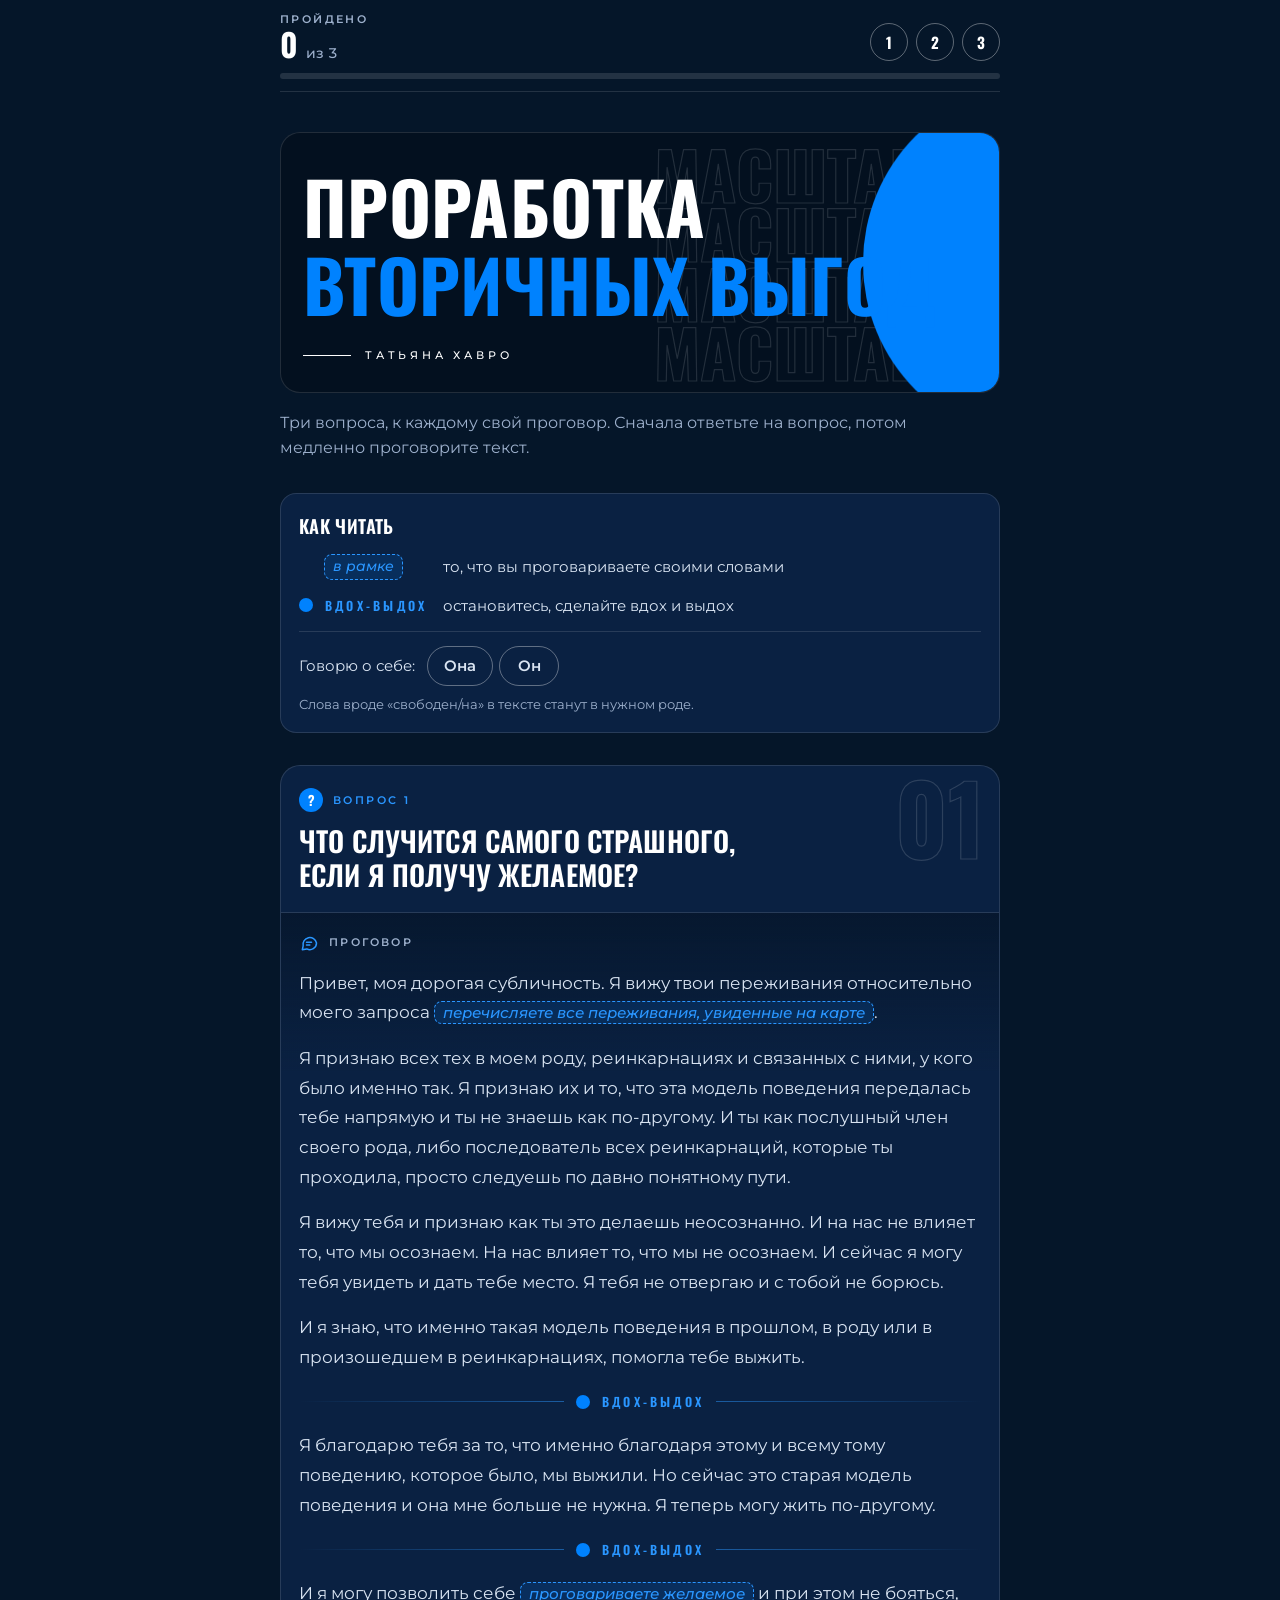
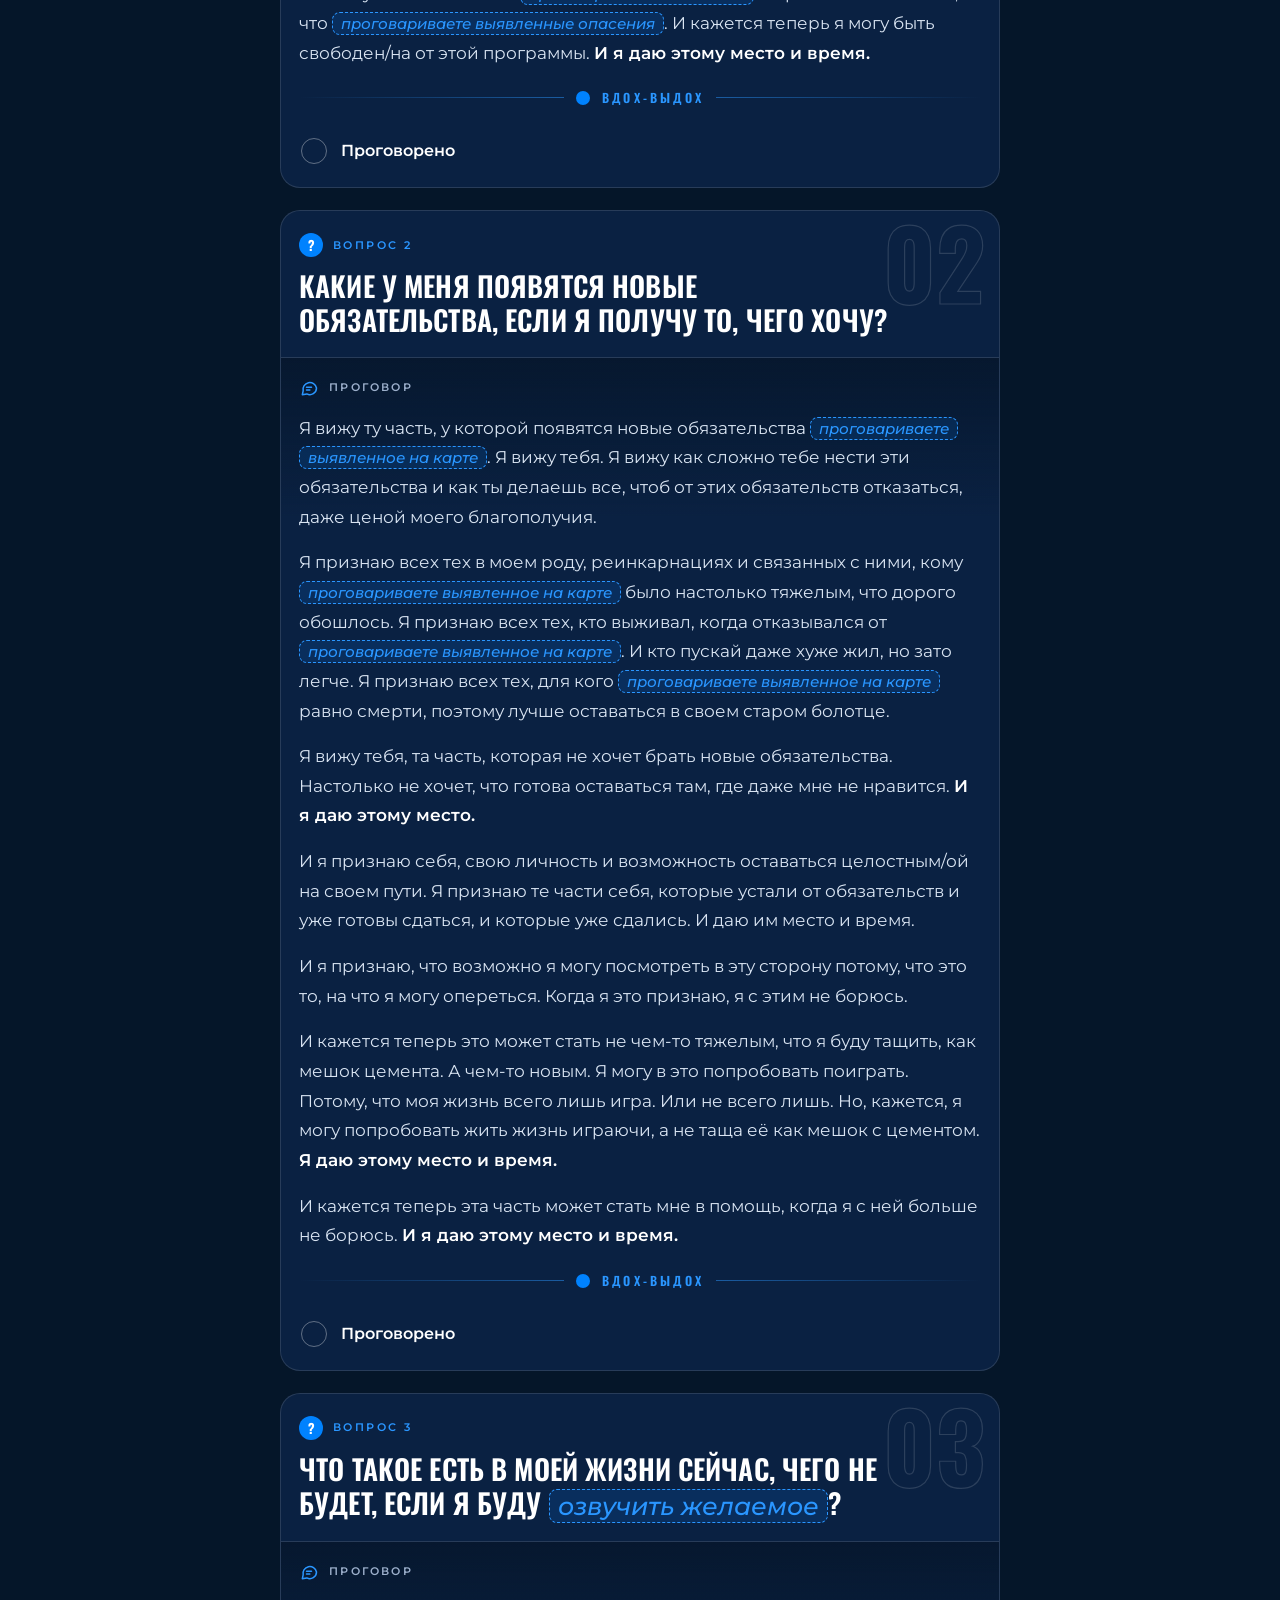
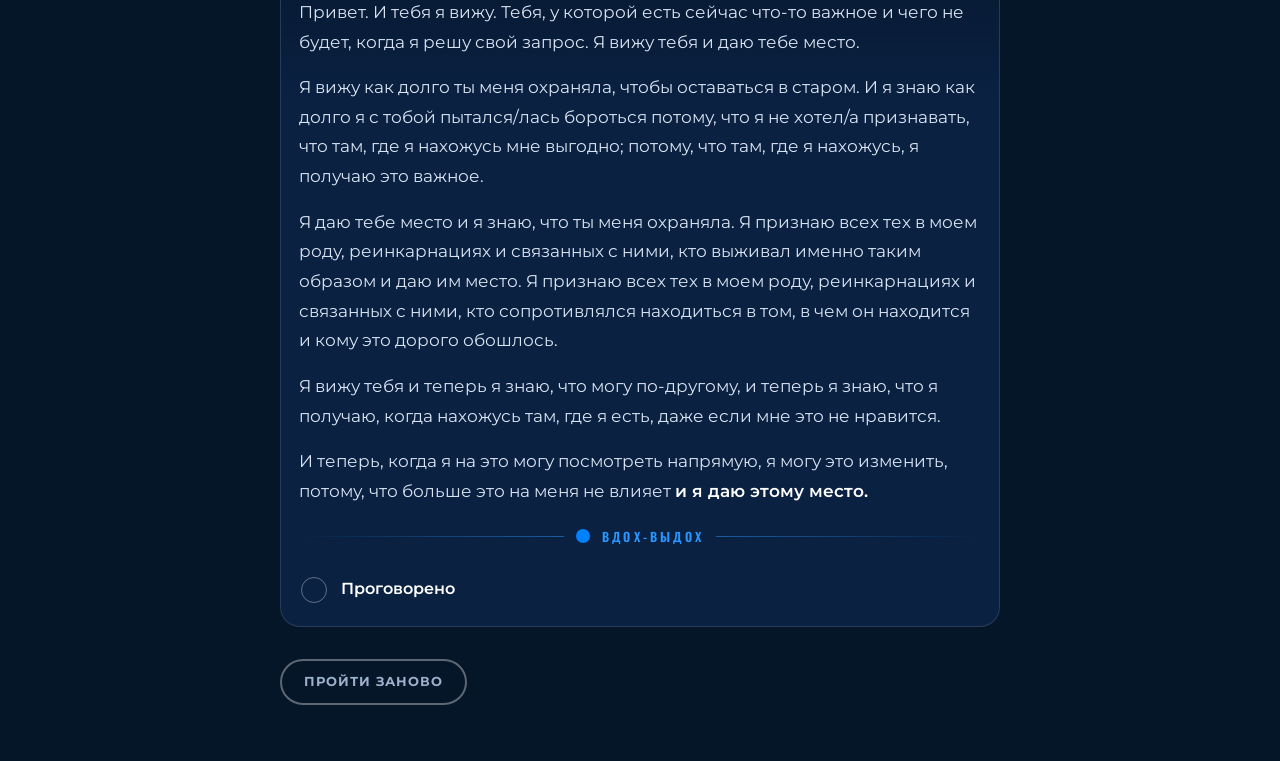
<file: vygody.html>
<!doctype html>
<html lang="ru">
<head>
<meta charset="utf-8">
<meta name="viewport" content="width=device-width, initial-scale=1, viewport-fit=cover">
<meta name="theme-color" content="#051629">
<meta name="apple-mobile-web-app-capable" content="yes">
<meta name="mobile-web-app-capable" content="yes">
<meta name="apple-mobile-web-app-title" content="Выгоды">
<link rel="manifest" href="vygody.webmanifest">
<link rel="icon" href="icon-192.png">
<link rel="apple-touch-icon" href="apple-touch-icon.png">
<title>Проработка вторичных выгод</title>
<link rel="preconnect" href="https://fonts.googleapis.com">
<link rel="preconnect" href="https://fonts.gstatic.com" crossorigin>
<link rel="stylesheet" href="https://fonts.googleapis.com/css2?family=Oswald:wght@500;600;700&family=Montserrat:wght@400;500;600;700&display=swap">
<style>
:root {
  /* Same look as the emotions app (deep navy, heavy condensed caps, electric blue).
     One column: sticky progress, banner, how-to-read card, three question cards, footer.
     Single dark look on purpose, same as the program's site. */
  color-scheme: dark;
  --bg: #051629;
  --bg2: #03101F;
  --surface: #0A2142;
  --ink: #FFFFFF;
  --text: #D9E4F2;
  --muted: #9DB0CC;
  --line: rgba(255, 255, 255, 0.12);
  --line-strong: rgba(255, 255, 255, 0.35);
  --blue: #0082FE;
  --blue-hi: #2A96FF;
  --blue-soft: rgba(0, 130, 254, 0.14);
  --done: #7F93B0;
  --display: "Oswald", "Arial Narrow", Impact, sans-serif;
  --body: "Montserrat", system-ui, -apple-system, "Segoe UI", sans-serif;
}

[hidden] { display: none !important; }
html { padding-top: env(safe-area-inset-top, 0px); padding-bottom: env(safe-area-inset-bottom, 0px); background: var(--bg); scroll-behavior: smooth; }
* { box-sizing: border-box; }
body {
  margin: 0;
  background: var(--bg);
  color: var(--ink);
  font-family: var(--body);
  font-size: 16px;
  line-height: 1.55;
  padding-block: 0 56px;
  padding-left: max(16px, env(safe-area-inset-left, 0px));
  padding-right: max(16px, env(safe-area-inset-right, 0px));
  overflow-x: clip;
}
body::before {
  content: "";
  position: fixed;
  inset: 0 0 auto;
  height: env(safe-area-inset-top, 0px);
  z-index: 10;
  background: var(--bg);
}
.wrap { max-width: 720px; margin: 0 auto; display: flex; flex-direction: column; gap: 32px; }
h1, h2 { font-family: var(--display); font-weight: 700; text-transform: uppercase; margin: 0; text-wrap: balance; letter-spacing: .005em; }
h1 { font-size: clamp(38px, 10.5vw, 72px); line-height: 1.08; }
p { margin: 0; }
button { font: inherit; color: inherit; }
a { color: inherit; }
.b { color: var(--blue); }
.lbl { font-size: 0.68rem; line-height: 1.4; letter-spacing: .22em; text-transform: uppercase; color: var(--muted); font-weight: 600; }

/* Sticky progress: count on the left, three step dots on the right */
.bar {
  position: sticky;
  top: env(safe-area-inset-top, 0px);
  z-index: 5;
  background: var(--bg);
  padding: 12px 0;
  border-bottom: 1px solid var(--line);
  display: grid;
  grid-template-columns: 1fr auto;
  gap: 2px 16px;
  align-items: end;
}
.bar .big { font-family: var(--display); font-weight: 700; font-size: 2rem; line-height: 1.05; font-variant-numeric: tabular-nums; }
.bar .big small { font-family: var(--body); font-size: 0.9rem; font-weight: 500; color: var(--muted); }
.bar .big span { display: inline-block; }
.pips { display: flex; gap: 8px; }
.pip {
  width: 38px; height: 38px; border-radius: 50%;
  display: grid; place-items: center;
  border: 1.6px solid var(--line-strong);
  font: 700 0.95rem var(--display); text-decoration: none;
  transition: background .25s, border-color .25s, transform .2s cubic-bezier(.2, .8, .2, 1);
}
.pip.on { background: var(--blue); border-color: var(--blue); }
.pip:active { transform: scale(.9); }
.pip:focus-visible { outline: 2px solid var(--blue-hi); outline-offset: 2px; }
.meter { grid-column: 1 / -1; margin-top: 10px; height: 6px; border-radius: 3px; background: var(--line); overflow: hidden; }
.meter i { display: block; height: 100%; width: 0; background: linear-gradient(90deg, var(--blue), var(--blue-hi)); border-radius: 3px; transition: width .6s cubic-bezier(.2, .8, .2, 1); }

/* Banner, as on the program's cover */
.intro { display: flex; flex-direction: column; gap: 18px; padding-top: 8px; }
.intro > p { color: var(--muted); max-width: 60ch; }
.banner {
  position: relative;
  isolation: isolate;
  overflow: hidden;
  background: var(--bg2);
  border: 1px solid var(--line);
  border-radius: 20px;
  min-height: 230px;
  padding: 34px 22px 28px;
  display: flex;
  flex-direction: column;
  justify-content: center;
  gap: 24px;
}
.banner .words {
  position: absolute; z-index: -2;
  left: 52%; top: 50%; translate: 0 -50%;
  display: flex; flex-direction: column;
  font-family: var(--display); font-weight: 700; text-transform: uppercase;
  font-size: 66px; line-height: .9;
  color: transparent; -webkit-text-stroke: 1.2px rgba(255, 255, 255, .13);
  white-space: nowrap; user-select: none; pointer-events: none;
}
.banner .circle {
  position: absolute; z-index: -1;
  width: clamp(240px, 50%, 380px); aspect-ratio: 1; border-radius: 50%;
  background: var(--blue);
  right: calc(clamp(240px, 50%, 380px) * -0.62); top: 50%; translate: 0 -50%;
}
.sign { display: flex; align-items: center; gap: 14px; font-size: 0.7rem; letter-spacing: .34em; text-transform: uppercase; font-weight: 500; }
.sign::before { content: ""; flex: none; width: 48px; height: 1px; background: var(--ink); }

/* How to read */
.legend {
  background: var(--surface);
  border: 1px solid var(--line);
  border-radius: 16px;
  padding: 18px;
  display: flex; flex-direction: column; gap: 14px;
}
.legend h2 { font-size: 1.15rem; font-weight: 600; letter-spacing: .02em; }
.legend ul { margin: 0; padding: 0; list-style: none; display: grid; grid-template-columns: auto 1fr; align-items: center; gap: 14px 16px; font-size: 0.95rem; color: var(--text); }
.legend li { display: contents; }
.legend li > :first-child { display: flex; justify-content: center; white-space: nowrap; }
.legend .breath { margin: 0; }
.legend .breath::before, .legend .breath::after { display: none; }
.gender { display: flex; flex-wrap: wrap; align-items: center; gap: 8px 12px; padding-top: 14px; border-top: 1px solid var(--line); font-size: 0.95rem; color: var(--text); }
.chips { display: flex; gap: 6px; }
.chips button {
  min-width: 60px; min-height: 40px; padding: 0 16px;
  border: 1px solid var(--line-strong); border-radius: 999px;
  background: transparent; cursor: pointer; font-weight: 600;
  transition: background .25s, border-color .25s, color .25s, transform .2s cubic-bezier(.2, .8, .2, 1);
}
.chips button[aria-pressed="true"] { background: var(--blue); border-color: var(--blue); color: #FFFFFF; animation: chip .4s cubic-bezier(.3, 1.6, .5, 1); }
.chips button:active { transform: scale(.9); }
.chips button:focus-visible { outline: 2px solid var(--blue-hi); outline-offset: 2px; }
.gender .note { flex-basis: 100%; font-size: 0.82rem; color: var(--muted); }

/* What you say in your own words */
.fill {
  font-family: var(--body); text-transform: none; letter-spacing: 0;
  font-style: italic; font-weight: 500; font-size: .9em;
  color: var(--blue-hi);
  border: 1.5px dashed var(--blue-hi); border-radius: 8px;
  background: var(--blue-soft);
  padding: 1px 8px;
  -webkit-box-decoration-break: clone; box-decoration-break: clone;
}
/* Words with a male and a female form */
.g { white-space: nowrap; }
/* The refrain */
.key { color: var(--ink); font-weight: 600; }

/* Pause for a breath */
.breath {
  display: flex; align-items: center; gap: 12px;
  margin: 4px 0;
  font: 600 0.78rem var(--display); letter-spacing: .26em; text-transform: uppercase;
  color: var(--blue-hi);
}
.breath::before, .breath::after { content: ""; flex: 1; height: 1px; background: linear-gradient(90deg, transparent, rgba(42, 150, 255, .5)); }
.breath::after { background: linear-gradient(90deg, rgba(42, 150, 255, .5), transparent); }
.breath .dot { flex: none; width: 14px; height: 14px; border-radius: 50%; background: var(--blue); animation: breathe 8s ease-in-out infinite; }

/* Question cards */
.steps { display: flex; flex-direction: column; gap: 22px; margin: 0; padding: 0; list-style: none; }
.step {
  position: relative;
  isolation: isolate;
  overflow: hidden;
  background: var(--surface);
  border: 1.5px solid var(--line);
  border-radius: 20px;
  scroll-margin-top: calc(env(safe-area-inset-top, 0px) + 104px);
  transition: border-color .3s, box-shadow .3s;
}
.step.done { border-color: var(--blue); box-shadow: 0 24px 48px -30px rgba(0, 130, 254, .8); }
.step .num {
  position: absolute; z-index: -1; right: 14px; top: 2px;
  font: 700 96px/1 var(--display);
  color: transparent; -webkit-text-stroke: 1.2px rgba(255, 255, 255, .14);
  user-select: none; pointer-events: none;
}
.q { padding: 22px 18px 20px; display: flex; flex-direction: column; gap: 12px; }
.q .lbl { color: var(--blue-hi); display: flex; align-items: center; gap: 10px; }
.q .lbl::before { content: "?"; width: 24px; height: 24px; border-radius: 50%; background: var(--blue); color: #FFFFFF; display: grid; place-items: center; font: 700 0.85rem var(--display); letter-spacing: 0; }
.q h2 { font-size: clamp(1.3rem, 5.4vw, 1.75rem); line-height: 1.2; font-weight: 600; padding-right: 64px; }
.say { border-top: 1px solid var(--line); padding: 20px 18px 8px; display: flex; flex-direction: column; gap: 16px; background: linear-gradient(180deg, rgba(3, 16, 31, .55), rgba(3, 16, 31, 0) 160px); }
.say .lbl { display: flex; align-items: center; gap: 10px; }
.say .lbl svg { width: 20px; height: 20px; flex: none; color: var(--blue-hi); }
.say p { font-size: 1.06rem; line-height: 1.75; color: var(--text); max-width: 62ch; overflow-wrap: break-word; }
.step-foot { padding: 6px 8px 10px; }

/* Done mark, same as the emotions app */
.row {
  position: relative;
  display: flex;
  align-items: center;
  gap: 14px;
  min-height: 52px;
  padding: 8px 12px;
  border-radius: 12px;
  cursor: pointer;
  font-weight: 600;
  transition: background .2s;
}
.row:hover { background: var(--blue-soft); }
.row input { position: absolute; inset: 0; width: 100%; height: 100%; margin: 0; opacity: 0; cursor: pointer; }
.row:has(input:focus-visible) { outline: 2px solid var(--blue-hi); outline-offset: 1px; }
.box {
  flex: none;
  width: 26px; height: 26px;
  border: 1.6px solid var(--line-strong);
  border-radius: 50%;
  display: grid; place-items: center;
  transition: background .2s, border-color .2s, transform .2s cubic-bezier(.3, 1.6, .5, 1);
}
.box::after {
  content: "";
  width: 6px; height: 11px;
  border: solid #FFFFFF;
  border-width: 0 2px 2px 0;
  transform: rotate(45deg) translate(-1px, -1px);
  opacity: 0;
}
.row:active .box { transform: scale(.85); }
.row.done .box { background: var(--blue); border-color: var(--blue); }
.row.done .box::after { opacity: 1; }
.row.pop .box { animation: tick .5s cubic-bezier(.3, 1.6, .5, 1); }
.row.pop .box::after { animation: check .3s ease-out .06s both; }
.row .txt { transition: color .3s; }
.row.done .txt { color: var(--blue-hi); }

/* Footer */
.foot { display: flex; flex-direction: column; gap: 14px; }
.btn {
  position: relative; overflow: hidden; isolation: isolate;
  display: inline-flex; align-items: center; justify-content: center; align-self: flex-start;
  min-height: 46px; padding: 0 22px;
  border: 2px solid var(--line-strong); border-radius: 999px;
  background: transparent; color: var(--muted);
  font: 700 0.8rem var(--body); letter-spacing: .08em; text-transform: uppercase; text-decoration: none;
  cursor: pointer;
  transition: background .25s, border-color .25s, color .25s, transform .25s cubic-bezier(.2, .8, .2, 1), box-shadow .25s;
}
.btn::after { content: ""; position: absolute; inset: 0; z-index: -1; pointer-events: none; background: linear-gradient(110deg, transparent 30%, rgba(255, 255, 255, .35) 50%, transparent 70%); transform: translateX(-120%); transition: transform .7s ease; }
.btn:active { transform: scale(.96); transition-duration: .08s; }
.btn:focus-visible { outline: 2px solid var(--blue-hi); outline-offset: 2px; }
.btn.primary { background: var(--blue); border-color: var(--blue); color: #FFFFFF; }

/* ---------- Motion (same feel as the program's site) ---------- */
@keyframes rise { from { opacity: 0; transform: translateY(18px); } to { opacity: 1; transform: none; } }
@keyframes zoomin { from { opacity: 0; transform: scale(.85); } to { opacity: 1; transform: none; } }
@keyframes float { 0%, 100% { transform: translateY(0); } 50% { transform: translateY(-8px); } }
@keyframes drift { from { transform: translateX(0); } to { transform: translateX(-8%); } }
@keyframes tick { 0% { transform: scale(.6); box-shadow: 0 0 0 0 rgba(0, 130, 254, .7); } 55% { transform: scale(1.2); } 100% { transform: scale(1); box-shadow: 0 0 0 14px rgba(0, 130, 254, 0); } }
@keyframes check { from { opacity: 0; transform: rotate(45deg) translate(-1px, -1px) scale(.2); } to { opacity: 1; transform: rotate(45deg) translate(-1px, -1px) scale(1); } }
@keyframes chip { 0% { transform: scale(.9); } 60% { transform: scale(1.08); } 100% { transform: scale(1); } }
@keyframes flip { from { opacity: 0; transform: translateY(-12px); } to { opacity: 1; transform: none; } }
@keyframes breathe { 0%, 100% { transform: scale(.55); box-shadow: 0 0 0 0 rgba(0, 130, 254, 0); } 50% { transform: scale(1); box-shadow: 0 0 0 7px rgba(0, 130, 254, .18); } }

.banner h1, .banner .sign { animation: rise .8s cubic-bezier(.2, .8, .2, 1) both; }
.banner .sign { animation-delay: .25s; }
.banner .circle { animation: zoomin 1s cubic-bezier(.2, .8, .2, 1) .1s both, float 7s ease-in-out 1.2s infinite; }
.banner .words { animation: drift 18s ease-in-out infinite alternate; }
.legend, .step { animation: rise .6s cubic-bezier(.2, .8, .2, 1) both; }
.step:nth-child(1) { animation-delay: .1s; }
.step:nth-child(2) { animation-delay: .18s; }
.step:nth-child(3) { animation-delay: .26s; }
.bump { animation: flip .4s cubic-bezier(.2, .8, .2, 1); }
.pip.pop { animation: chip .4s cubic-bezier(.3, 1.6, .5, 1); }

/* Hover only where there is a mouse, so taps on a phone do not leave things lifted */
@media (hover: hover) {
  .btn:hover { transform: translateY(-2px); border-color: var(--ink); color: var(--ink); background: rgba(255, 255, 255, .06); }
  .btn:hover::after { transform: translateX(120%); }
  .btn.primary:hover { background: var(--blue-hi); border-color: var(--blue-hi); box-shadow: 0 10px 28px -8px rgba(0, 130, 254, .75); }
  .chips button:hover { border-color: var(--ink); transform: translateY(-1px); }
  .pip:hover { border-color: var(--ink); transform: translateY(-1px); }
  .pip.on:hover { border-color: var(--blue-hi); background: var(--blue-hi); }
}

@media (max-width: 420px) {
  .step .num { font-size: 80px; }
  .q h2 { padding-right: 52px; }
}

@media (prefers-reduced-motion: reduce) {
  html { scroll-behavior: auto; }
  *, *::before, *::after { transition: none !important; animation: none !important; }
  .breath .dot { transform: scale(.8); }
}
</style>
</head>
<body>
<div class="wrap">
  <div class="bar" role="status">
    <div>
      <div class="lbl">Пройдено</div>
      <div class="big"><span id="cnt">0</span> <small>из 3</small></div>
    </div>
    <nav class="pips" aria-label="Вопросы">
      <a class="pip" href="#q1" data-s="1" aria-label="Вопрос 1">1</a>
      <a class="pip" href="#q2" data-s="2" aria-label="Вопрос 2">2</a>
      <a class="pip" href="#q3" data-s="3" aria-label="Вопрос 3">3</a>
    </nav>
    <div class="meter" aria-hidden="true"><i id="bar"></i></div>
  </div>

  <header class="intro">
    <div class="banner">
      <div class="words" aria-hidden="true"><span>Масштаб</span><span>Масштаб</span><span>Масштаб</span><span>Масштаб</span></div>
      <div class="circle" aria-hidden="true"></div>
      <h1>Проработка<br><span class="b">вторичных выгод</span></h1>
      <p class="sign">Татьяна Хавро</p>
    </div>
    <p>Три вопроса, к каждому свой проговор. Сначала ответьте на вопрос, потом медленно проговорите текст.</p>
  </header>

  <section class="legend" aria-labelledby="lg">
    <h2 id="lg">Как читать</h2>
    <ul>
      <li><span><span class="fill">в рамке</span></span><span>то, что вы проговариваете своими словами</span></li>
      <li><span class="breath"><span class="dot" aria-hidden="true"></span>Вдох-выдох</span><span>остановитесь, сделайте вдох и выдох</span></li>
    </ul>
    <div class="gender">
      <span>Говорю о себе:</span>
      <div class="chips" role="group" aria-label="Род, в котором говорю о себе">
        <button type="button" data-g="f" aria-pressed="false">Она</button>
        <button type="button" data-g="m" aria-pressed="false">Он</button>
      </div>
      <span class="note">Слова вроде «свободен/на» в тексте станут в нужном роде.</span>
    </div>
  </section>

  <ol class="steps">
    <li class="step" id="q1">
      <span class="num" aria-hidden="true">01</span>
      <div class="q">
        <span class="lbl">Вопрос 1</span>
        <h2 id="q1t">Что случится самого страшного, если я получу желаемое?</h2>
      </div>
      <div class="say">
        <span class="lbl"><svg viewBox="0 0 24 24" fill="none" stroke="currentColor" stroke-width="1.8" stroke-linecap="round" stroke-linejoin="round" aria-hidden="true"><path d="M21 12a8 8 0 0 1-11.6 7.1L4 20l1-4.6A8 8 0 1 1 21 12z"/><path d="M9 11h6M9 14.5h4"/></svg>Проговор</span>
        <p>Привет, моя дорогая субличность. Я вижу твои переживания относительно моего запроса <span class="fill">перечисляете все переживания, увиденные на карте</span>.</p>
        <p>Я признаю всех тех в моем роду, реинкарнациях и связанных с ними, у кого было именно так. Я признаю их и то, что эта модель поведения передалась тебе напрямую и ты не знаешь как по-другому. И ты как послушный член своего рода, либо последователь всех реинкарнаций, которые ты проходила, просто следуешь по давно понятному пути.</p>
        <p>Я вижу тебя и признаю как ты это делаешь неосознанно. И на нас не влияет то, что мы осознаем. На нас влияет то, что мы не осознаем. И сейчас я могу тебя увидеть и дать тебе место. Я тебя не отвергаю и с тобой не борюсь.</p>
        <p>И я знаю, что именно такая модель поведения в прошлом, в роду или в произошедшем в реинкарнациях, помогла тебе выжить.</p>
        <div class="breath"><span class="dot" aria-hidden="true"></span>Вдох-выдох</div>
        <p>Я благодарю тебя за то, что именно благодаря этому и всему тому поведению, которое было, мы выжили. Но сейчас это старая модель поведения и она мне больше не нужна. Я теперь могу жить по-другому.</p>
        <div class="breath"><span class="dot" aria-hidden="true"></span>Вдох-выдох</div>
        <p>И я могу позволить себе <span class="fill">проговариваете желаемое</span> и при этом не бояться, что <span class="fill">проговариваете выявленные опасения</span>. И кажется теперь я могу быть <span class="g" data-f="свободна" data-m="свободен">свободен/на</span> от этой программы. <span class="key">И я даю этому место и время.</span></p>
        <div class="breath"><span class="dot" aria-hidden="true"></span>Вдох-выдох</div>
      </div>
      <div class="step-foot">
        <label class="row"><input type="checkbox" data-s="1"><span class="box" aria-hidden="true"></span><span class="txt">Проговорено</span></label>
      </div>
    </li>

    <li class="step" id="q2">
      <span class="num" aria-hidden="true">02</span>
      <div class="q">
        <span class="lbl">Вопрос 2</span>
        <h2 id="q2t">Какие у меня появятся новые обязательства, если я получу то, чего хочу?</h2>
      </div>
      <div class="say">
        <span class="lbl"><svg viewBox="0 0 24 24" fill="none" stroke="currentColor" stroke-width="1.8" stroke-linecap="round" stroke-linejoin="round" aria-hidden="true"><path d="M21 12a8 8 0 0 1-11.6 7.1L4 20l1-4.6A8 8 0 1 1 21 12z"/><path d="M9 11h6M9 14.5h4"/></svg>Проговор</span>
        <p>Я вижу ту часть, у которой появятся новые обязательства <span class="fill">проговариваете выявленное на карте</span>. Я вижу тебя. Я вижу как сложно тебе нести эти обязательства и как ты делаешь все, чтоб от этих обязательств отказаться, даже ценой моего благополучия.</p>
        <p>Я признаю всех тех в моем роду, реинкарнациях и связанных с ними, кому <span class="fill">проговариваете выявленное на карте</span> было настолько тяжелым, что дорого обошлось. Я признаю всех тех, кто выживал, когда отказывался от <span class="fill">проговариваете выявленное на карте</span>. И кто пускай даже хуже жил, но зато легче. Я признаю всех тех, для кого <span class="fill">проговариваете выявленное на карте</span> равно смерти, поэтому лучше оставаться в своем старом болотце.</p>
        <p>Я вижу тебя, та часть, которая не хочет брать новые обязательства. Настолько не хочет, что готова оставаться там, где даже мне не нравится. <span class="key">И я даю этому место.</span></p>
        <p>И я признаю себя, свою личность и возможность оставаться <span class="g" data-f="целостной" data-m="целостным">целостным/ой</span> на своем пути. Я признаю те части себя, которые устали от обязательств и уже готовы сдаться, и которые уже сдались. И даю им место и время.</p>
        <p>И я признаю, что возможно я могу посмотреть в эту сторону потому, что это то, на что я могу опереться. Когда я это признаю, я с этим не борюсь.</p>
        <p>И кажется теперь это может стать не чем-то тяжелым, что я буду тащить, как мешок цемента. А чем-то новым. Я могу в это попробовать поиграть. Потому, что моя жизнь всего лишь игра. Или не всего лишь. Но, кажется, я могу попробовать жить жизнь играючи, а не таща её как мешок с цементом. <span class="key">Я даю этому место и время.</span></p>
        <p>И кажется теперь эта часть может стать мне в помощь, когда я с ней больше не борюсь. <span class="key">И я даю этому место и время.</span></p>
        <div class="breath"><span class="dot" aria-hidden="true"></span>Вдох-выдох</div>
      </div>
      <div class="step-foot">
        <label class="row"><input type="checkbox" data-s="2"><span class="box" aria-hidden="true"></span><span class="txt">Проговорено</span></label>
      </div>
    </li>

    <li class="step" id="q3">
      <span class="num" aria-hidden="true">03</span>
      <div class="q">
        <span class="lbl">Вопрос 3</span>
        <h2 id="q3t">Что такое есть в моей жизни сейчас, чего не будет, если я буду <span class="fill">озвучить желаемое</span>?</h2>
      </div>
      <div class="say">
        <span class="lbl"><svg viewBox="0 0 24 24" fill="none" stroke="currentColor" stroke-width="1.8" stroke-linecap="round" stroke-linejoin="round" aria-hidden="true"><path d="M21 12a8 8 0 0 1-11.6 7.1L4 20l1-4.6A8 8 0 1 1 21 12z"/><path d="M9 11h6M9 14.5h4"/></svg>Проговор</span>
        <p>Привет. И тебя я вижу. Тебя, у которой есть сейчас что-то важное и чего не будет, когда я решу свой запрос. Я вижу тебя и даю тебе место.</p>
        <p>Я вижу как долго ты меня охраняла, чтобы оставаться в старом. И я знаю как долго я с тобой <span class="g" data-f="пыталась" data-m="пытался">пытался/лась</span> бороться потому, что я не <span class="g" data-f="хотела" data-m="хотел">хотел/а</span> признавать, что там, где я нахожусь мне выгодно; потому, что там, где я нахожусь, я получаю это важное.</p>
        <p>Я даю тебе место и я знаю, что ты меня охраняла. Я признаю всех тех в моем роду, реинкарнациях и связанных с ними, кто выживал именно таким образом и даю им место. Я признаю всех тех в моем роду, реинкарнациях и связанных с ними, кто сопротивлялся находиться в том, в чем он находится и кому это дорого обошлось.</p>
        <p>Я вижу тебя и теперь я знаю, что могу по-другому, и теперь я знаю, что я получаю, когда нахожусь там, где я есть, даже если мне это не нравится.</p>
        <p>И теперь, когда я на это могу посмотреть напрямую, я могу это изменить, потому, что больше это на меня не влияет <span class="key">и я даю этому место.</span></p>
        <div class="breath"><span class="dot" aria-hidden="true"></span>Вдох-выдох</div>
      </div>
      <div class="step-foot">
        <label class="row"><input type="checkbox" data-s="3"><span class="box" aria-hidden="true"></span><span class="txt">Проговорено</span></label>
      </div>
    </li>
  </ol>

  <section class="foot">
    <button type="button" class="btn" id="again">Пройти заново</button>
  </section>
</div>

<script>
(function () {
  var LS = 'vyg-v1';
  var S = { done: {}, g: '' };
  try {
    var d = JSON.parse(localStorage.getItem(LS) || 'null');
    if (d && d.done && typeof d.done === 'object') S.done = d.done;
    if (d && (d.g === 'f' || d.g === 'm')) S.g = d.g;
  } catch (e) {}
  function save() { try { localStorage.setItem(LS, JSON.stringify(S)); } catch (e) {} }
  function $(id) { return document.getElementById(id); }
  function all(sel) { return Array.prototype.slice.call(document.querySelectorAll(sel)); }
  function replay(el, cls) { el.classList.remove(cls); void el.offsetWidth; el.classList.add(cls); }

  // Male / female word forms
  all('.g').forEach(function (el) { el.dataset.both = el.textContent; });
  function applyGender() {
    all('.g').forEach(function (el) { el.textContent = S.g ? el.dataset[S.g] : el.dataset.both; });
    all('.chips button').forEach(function (b) { b.setAttribute('aria-pressed', String(b.dataset.g === S.g)); });
  }
  all('.chips button').forEach(function (b) {
    b.addEventListener('click', function () {
      S.g = S.g === b.dataset.g ? '' : b.dataset.g;
      applyGender(); save();
    });
  });

  // Progress
  var last = -1;
  function update() {
    var n = 0;
    all('.steps input').forEach(function (inp) {
      var s = inp.dataset.s, on = !!S.done[s];
      if (on) n++;
      inp.checked = on;
      inp.closest('.row').classList.toggle('done', on);
      $('q' + s).classList.toggle('done', on);
      document.querySelector('.pip[data-s="' + s + '"]').classList.toggle('on', on);
    });
    $('cnt').textContent = n;
    if (last >= 0 && n !== last) replay($('cnt'), 'bump');
    last = n;
    $('bar').style.width = (n / 3 * 100) + '%';
  }
  document.addEventListener('change', function (e) {
    var inp = e.target;
    if (!inp.dataset || !inp.dataset.s) return;
    if (inp.checked) S.done[inp.dataset.s] = true; else delete S.done[inp.dataset.s];
    update(); save();
    if (inp.checked) {
      replay(inp.closest('.row'), 'pop');
      replay(document.querySelector('.pip[data-s="' + inp.dataset.s + '"]'), 'pop');
    }
  });
  $('again').addEventListener('click', function () {
    S.done = {}; update(); save();
    $('q1').scrollIntoView({ block: 'start' });
  });

  applyGender();
  update();
})();
</script>
<script>
if ('serviceWorker' in navigator) {
  window.addEventListener('load', function () { navigator.serviceWorker.register('sw.js').catch(function () {}); });
}
</script>
</body>
</html>
</file>
<file: karty/style.css>
:root {
  /* Metaphorical cards site. Same look as the other practice sites in this repository:
     deep navy, heavy condensed caps, electric blue. Single dark look on purpose, same as the program's site.
     Layout: sticky tally, banner, the request, the draw (spread + fan), the deck, the diary. */
  color-scheme: dark;
  --bg: #051629;
  --bg2: #03101F;
  --surface: #0A2142;
  --ink: #FFFFFF;
  --muted: #9DB0CC;
  --line: rgba(255, 255, 255, 0.12);
  --line-strong: rgba(255, 255, 255, 0.35);
  --blue: #0082FE;
  --blue-hi: #2A96FF;
  --blue-soft: rgba(0, 130, 254, 0.14);
  --danger: #FF7A7E;
  --display: "Oswald", "Arial Narrow", Impact, sans-serif;
  --body: "Montserrat", system-ui, -apple-system, "Segoe UI", sans-serif;
  --ease: cubic-bezier(.2, .8, .2, 1);
}

[hidden] { display: none !important; }
html { padding-top: env(safe-area-inset-top, 0px); padding-bottom: env(safe-area-inset-bottom, 0px); background: var(--bg); }
* { box-sizing: border-box; }
body {
  margin: 0;
  background: var(--bg);
  color: var(--ink);
  font-family: var(--body);
  font-size: 16px;
  line-height: 1.55;
  padding-block: 0 56px;
  padding-left: max(16px, env(safe-area-inset-left, 0px));
  padding-right: max(16px, env(safe-area-inset-right, 0px));
  overflow-x: clip;
}
body::before {
  content: "";
  position: fixed;
  inset: 0 0 auto;
  height: env(safe-area-inset-top, 0px);
  z-index: 10;
  background: var(--bg);
}
.wrap { max-width: 720px; margin: 0 auto; display: flex; flex-direction: column; gap: 32px; }
h1, h2 { font-family: var(--display); font-weight: 700; text-transform: uppercase; margin: 0; text-wrap: balance; letter-spacing: .005em; }
h1 { font-size: clamp(40px, 11.5vw, 76px); line-height: 1.1; }
h2 { font-size: 1.6rem; line-height: 1; }
h1.long { font-size: clamp(34px, 9.6vw, 70px); }
p { margin: 0; }
button { font: inherit; color: inherit; }
.b { color: var(--blue); }
.lbl { font-size: 0.68rem; line-height: 1.4; letter-spacing: .22em; text-transform: uppercase; color: var(--muted); font-weight: 600; }
.note { font-size: 0.88rem; color: var(--muted); }

/* Sticky tally */
.bar {
  position: sticky;
  top: env(safe-area-inset-top, 0px);
  z-index: 5;
  background: var(--bg);
  padding: 12px 0;
  border-bottom: 1px solid var(--line);
  display: grid;
  grid-template-columns: 1fr auto;
  gap: 2px 16px;
  align-items: end;
}
.bar .big { font-family: var(--display); font-weight: 700; font-size: 2rem; line-height: 1.05; font-variant-numeric: tabular-nums; }
.bar .big small { font-family: var(--body); font-size: 0.9rem; font-weight: 500; color: var(--muted); }
.bar .big span { display: inline-block; }
.bar .right { text-align: right; }
.bar .meter { grid-column: 1 / -1; margin-top: 10px; }
.bar .save { grid-column: 1 / -1; font-size: 0.72rem; color: var(--muted); min-height: 1.1em; }
.meter { height: 6px; border-radius: 3px; background: var(--line); overflow: hidden; }
.meter i { display: block; height: 100%; width: 0; background: linear-gradient(90deg, var(--blue), var(--blue-hi)); border-radius: 3px; transition: width .6s var(--ease); }

/* Banner */
.intro { display: flex; flex-direction: column; gap: 18px; padding-top: 8px; }
.intro > p { color: var(--muted); max-width: 60ch; }
.banner {
  position: relative;
  isolation: isolate;
  overflow: hidden;
  background: var(--bg2);
  border: 1px solid var(--line);
  border-radius: 20px;
  min-height: 230px;
  padding: 34px 22px 28px;
  display: flex;
  flex-direction: column;
  justify-content: center;
  gap: 24px;
}
.banner .words {
  position: absolute; z-index: -2;
  left: 52%; top: 50%; translate: 0 -50%;
  display: flex; flex-direction: column;
  font-family: var(--display); font-weight: 700; text-transform: uppercase;
  font-size: 66px; line-height: .9;
  color: transparent; -webkit-text-stroke: 1.2px rgba(255, 255, 255, .13);
  white-space: nowrap; user-select: none; pointer-events: none;
}
.banner .circle {
  position: absolute; z-index: -1;
  width: clamp(240px, 50%, 380px); aspect-ratio: 1; border-radius: 50%;
  background: var(--blue);
  right: calc(clamp(240px, 50%, 380px) * -0.62); top: 0; translate: 0 -56%;
}
.sign { display: flex; align-items: center; gap: 14px; font-size: 0.7rem; letter-spacing: .34em; text-transform: uppercase; font-weight: 500; }
.sign::before { content: ""; flex: none; width: 48px; height: 1px; background: var(--ink); }

/* Panels */
.panel { background: var(--surface); border: 1px solid var(--line); border-radius: 20px; padding: 18px; display: flex; flex-direction: column; gap: 14px; }
.panel.main { border: 1.5px solid var(--blue); box-shadow: 0 24px 48px -28px rgba(0, 130, 254, .8); }
.head { display: flex; flex-wrap: wrap; align-items: center; justify-content: space-between; gap: 10px 16px; }
.opts { display: flex; flex-wrap: wrap; gap: 8px 18px; }
.chips { display: flex; gap: 6px; align-items: center; font-size: 0.85rem; color: var(--muted); }
.chips button {
  min-width: 44px; min-height: 36px; padding: 0 14px;
  border: 1px solid var(--line-strong); border-radius: 999px;
  background: transparent; cursor: pointer; font-weight: 600;
  transition: background .25s, border-color .25s, color .25s, transform .2s var(--ease);
}
.chips button[aria-pressed="true"] { background: var(--blue); border-color: var(--blue); color: #FFFFFF; animation: chip .4s cubic-bezier(.3, 1.6, .5, 1); }
.chips button:disabled { opacity: .4; cursor: default; }
.chips button:active { transform: scale(.9); }
.btns { display: flex; flex-wrap: wrap; gap: 10px; align-items: center; }

.btn {
  position: relative; overflow: hidden; isolation: isolate;
  display: inline-flex; align-items: center; justify-content: center;
  min-height: 46px; padding: 0 22px;
  border: 2px solid var(--line-strong); border-radius: 999px;
  background: transparent; color: var(--ink);
  font: 700 0.8rem var(--body); letter-spacing: .08em; text-transform: uppercase; text-align: center;
  cursor: pointer;
  transition: background .25s, border-color .25s, color .25s, transform .25s var(--ease), box-shadow .25s;
}
.btn::after { content: ""; position: absolute; inset: 0; z-index: -1; pointer-events: none; background: linear-gradient(110deg, transparent 30%, rgba(255, 255, 255, .35) 50%, transparent 70%); transform: translateX(-120%); transition: transform .7s ease; }
.btn:active { transform: scale(.96); transition-duration: .08s; }
.btn.primary { background: var(--blue); border-color: var(--blue); color: #FFFFFF; }
.btn.pulse { animation: pulse 2.4s ease-out infinite; }
.btn.quiet { color: var(--muted); }
.btn.danger { border-color: var(--danger); color: var(--danger); }
.btn:focus-visible, .chips button:focus-visible, summary:focus-visible, .field:focus-visible, .card:focus-visible, .fan button:focus-visible, .thumb:focus-visible, .edel:focus-visible {
  outline: 2px solid var(--blue-hi); outline-offset: 2px;
}

/* Text fields */
.field {
  width: 100%; min-width: 0; min-height: 46px; padding: 12px 18px;
  border: 1px solid var(--line-strong); border-radius: 16px;
  background: var(--bg2); color: var(--ink);
  font: 500 16px/1.5 var(--body);
  -webkit-appearance: none; appearance: none; resize: vertical;
  transition: border-color .2s, box-shadow .2s;
}
.field::placeholder { color: var(--muted); opacity: 1; }
.field:focus { outline: none; border-color: var(--blue-hi); box-shadow: 0 0 0 3px var(--blue-soft); }

/* How-to and questions */
details.how { background: var(--surface); border: 1px solid var(--line); border-radius: 16px; }
details > summary { list-style: none; cursor: pointer; }
details > summary::-webkit-details-marker { display: none; }
details.how > summary {
  display: flex; align-items: center; justify-content: space-between; gap: 12px;
  padding: 16px 18px; min-height: 58px;
  font-family: var(--display); font-weight: 600; text-transform: uppercase; font-size: 1.15rem; line-height: 1.15; letter-spacing: .02em;
  transition: color .25s;
}
details > summary .chev {
  flex: none; width: 9px; height: 9px;
  border: solid var(--blue-hi); border-width: 0 2px 2px 0;
  transform: rotate(45deg); transition: transform .3s var(--ease);
}
details[open] > summary .chev { transform: rotate(-135deg); }
.how-body { padding: 0 18px 18px; display: flex; flex-direction: column; gap: 14px; }
.how-body ol { margin: 0; padding-left: 1.4em; display: flex; flex-direction: column; gap: 8px; }
.how-body li::marker { color: var(--blue-hi); font-weight: 700; }
details[open] > .how-body { animation: open .35s var(--ease); }
details.qs { background: var(--bg2); border-color: var(--line); }

/* ---------- Cards ---------- */
/* One card: a back and a face, turned over in 3D */
.card {
  --ar: 2 / 3;
  position: relative;
  display: block;
  width: 100%;
  aspect-ratio: var(--ar);
  padding: 0; border: 0; background: none;
  perspective: 1200px;
  cursor: pointer;
  border-radius: 14px;
  -webkit-tap-highlight-color: transparent;
  transition: aspect-ratio .5s var(--ease);
}
.card .in { position: absolute; inset: 0; transform-style: preserve-3d; transition: transform .8s var(--ease); }
.card.open .in { transform: rotateY(180deg); }
.card .face, .card .back { position: absolute; inset: 0; border-radius: inherit; backface-visibility: hidden; -webkit-backface-visibility: hidden; overflow: hidden; }
.card .face { transform: rotateY(180deg); background: var(--bg2); box-shadow: 0 18px 40px -18px rgba(0, 0, 0, .9); }
.card .face img { width: 100%; height: 100%; object-fit: contain; display: block; }
.card .face .gone { position: absolute; inset: 0; display: grid; place-items: center; padding: 10px; text-align: center; font-size: 0.75rem; color: var(--muted); border: 1px dashed var(--line-strong); border-radius: inherit; }

/* The back: navy with a blue circle and a thin inner frame */
.back {
  border: 1px solid var(--line-strong);
  background:
    radial-gradient(circle at 50% 50%, transparent 0 17%, rgba(255, 255, 255, .9) 17.5% 19%, transparent 19.5%),
    radial-gradient(circle at 50% 50%, var(--blue) 0 30%, transparent 30.5%),
    repeating-linear-gradient(45deg, rgba(255, 255, 255, .045) 0 1.5px, transparent 1.5px 9px),
    repeating-linear-gradient(-45deg, rgba(255, 255, 255, .045) 0 1.5px, transparent 1.5px 9px),
    linear-gradient(160deg, #0B2550, var(--bg2));
  box-shadow: 0 14px 30px -16px rgba(0, 0, 0, .9);
}
.back::after { content: ""; position: absolute; inset: 7px; border: 1px solid rgba(255, 255, 255, .2); border-radius: 9px; }

/* The spread: one big card or three in a row */
.spread { display: grid; gap: 12px; justify-content: center; align-items: center; margin: 4px auto 0; width: 100%; }
.spread.n1 { grid-template-columns: min(72vw, 300px); }
.spread.n2 { grid-template-columns: repeat(2, minmax(0, 200px)); }
.spread.n3 { grid-template-columns: repeat(3, minmax(0, 170px)); }
.slot { display: flex; flex-direction: column; gap: 8px; align-items: center; min-width: 0; }
.slot .lbl { text-align: center; }
.slot.empty .ph { width: 100%; aspect-ratio: 2 / 3; border: 1.5px dashed var(--line-strong); border-radius: 14px; display: grid; place-items: center; font-family: var(--display); font-size: 1.6rem; color: var(--line-strong); }
.spread .card { animation: deal .55s var(--ease) both; animation-delay: calc(var(--n, 0) * 110ms); }

/* The closed deck before a draw */
.stack { position: relative; width: min(52vw, 210px); aspect-ratio: 2 / 3; margin: 8px auto 4px; }
.stack .back { position: absolute; inset: 0; border-radius: 14px; }
.stack .back:nth-child(1) { transform: translate(-7px, 6px) rotate(-5deg); opacity: .55; }
.stack .back:nth-child(2) { transform: translate(6px, 3px) rotate(4deg); opacity: .8; }
.stack.shuffle .back:nth-child(1) { animation: shufL .7s var(--ease); }
.stack.shuffle .back:nth-child(2) { animation: shufR .7s var(--ease) .05s; }
.stack.shuffle .back:nth-child(3) { animation: shufT .7s var(--ease) .1s; }
.empty-deck { text-align: center; padding: 8px 4px; display: flex; flex-direction: column; gap: 12px; align-items: center; }

/* The fan: face-down cards to choose from */
.fan-wrap { display: flex; flex-direction: column; gap: 10px; }
.fan { display: grid; grid-template-columns: repeat(auto-fill, minmax(84px, 1fr)); gap: 10px; }
.fan button { position: relative; aspect-ratio: 2 / 3; padding: 0; border: 0; background: none; border-radius: 12px; cursor: pointer; animation: deal .5s var(--ease) both; animation-delay: calc(var(--n, 0) * 50ms); transition: transform .25s var(--ease); -webkit-tap-highlight-color: transparent; }
.fan button .back { position: absolute; inset: 0; border-radius: inherit; }
.fan button .back::after { inset: 5px; border-radius: 7px; }
.fan button:active { transform: scale(.94); }
.fan button.taken { animation: lift .4s var(--ease) forwards; pointer-events: none; }
.fan-hint { text-align: center; }

.hint { text-align: center; min-height: 1.3em; }
.after { display: flex; flex-direction: column; gap: 12px; animation: rise .45s var(--ease) both; }
.qs ul { margin: 0; padding-left: 1.2em; display: flex; flex-direction: column; gap: 8px; }
.qs li::marker { color: var(--blue-hi); }

/* Deck */
.thumbs { display: grid; grid-template-columns: repeat(auto-fill, minmax(76px, 1fr)); gap: 10px; }
.tcell { position: relative; }
.thumb { display: block; width: 100%; aspect-ratio: 2 / 3; padding: 0; border: 1px solid var(--line); border-radius: 10px; overflow: hidden; background: var(--bg2); cursor: zoom-in; }
.thumb img { width: 100%; height: 100%; object-fit: cover; display: block; }
.tcell.used .thumb { opacity: .45; }
.legend { display: flex; flex-wrap: wrap; gap: 6px 16px; }

/* Diary */
.diary { display: flex; flex-direction: column; gap: 10px; }
.entry { border-top: 1px solid var(--line); padding-top: 12px; display: grid; grid-template-columns: 1fr; gap: 8px; }
.entry:first-child { border-top: 0; padding-top: 0; }
.entry .top { display: flex; align-items: center; justify-content: space-between; gap: 10px; min-height: 36px; }
.entry .when { font-size: 0.78rem; color: var(--muted); letter-spacing: .04em; }
.edel {
  flex: none; min-height: 36px; padding: 0 12px; margin-right: -8px;
  border: 0; border-radius: 999px; background: transparent; color: var(--muted);
  font: 600 0.68rem var(--body); letter-spacing: .12em; text-transform: uppercase; cursor: pointer;
  transition: color .2s, background .2s;
}
.entry .ask {
  display: flex; flex-wrap: wrap; align-items: center; gap: 8px 10px;
  padding: 12px; border-radius: 14px;
  background: rgba(255, 122, 126, .08); border: 1px solid rgba(255, 122, 126, .35);
  animation: open .3s var(--ease);
}
.entry .ask span { flex: 1 1 100%; font-size: 0.9rem; }
.btn.small { min-height: 38px; padding: 0 16px; font-size: 0.7rem; }
@keyframes leave { to { opacity: 0; transform: translateX(24px); } }
.entry.gone { animation: leave .25s ease-in forwards; pointer-events: none; }
.entry .req { font-weight: 600; overflow-wrap: anywhere; }
.entry .txt { font-size: 0.92rem; color: var(--muted); white-space: pre-wrap; overflow-wrap: anywhere; }
.entry .mini { display: flex; gap: 8px; flex-wrap: wrap; }
.entry .mini .thumb { width: 54px; }
.entry .mini .thumb.lost { display: grid; place-items: center; font-size: 0.6rem; color: var(--muted); cursor: default; text-align: center; padding: 4px; }

/* Full-size card */
dialog.zoom {
  width: 100vw; height: 100dvh; max-width: none; max-height: none;
  margin: 0; padding: 0; border: 0;
  background: rgba(3, 16, 31, .96); color: var(--ink);
}
dialog.zoom::backdrop { background: rgba(3, 16, 31, .96); }
dialog.zoom[open] { display: grid; place-items: center; animation: fade .25s ease; }
dialog.zoom img {
  width: min(calc(100vw - 32px), calc((100dvh - 120px) * var(--ar, 0.714)), 640px); height: auto;
  max-height: calc(100dvh - 120px);
  border-radius: 14px; box-shadow: 0 30px 60px -20px #000; animation: zoomin .35s var(--ease);
}
dialog.zoom .x {
  position: absolute; top: max(14px, env(safe-area-inset-top, 0px)); right: 14px;
  width: 48px; height: 48px; border-radius: 50%;
  border: 1px solid var(--line-strong); background: var(--bg); cursor: pointer;
}
dialog.zoom .x::before, dialog.zoom .x::after { content: ""; position: absolute; left: 50%; top: 50%; width: 18px; height: 2px; border-radius: 1px; background: var(--ink); }
dialog.zoom .x::before { transform: translate(-50%, -50%) rotate(45deg); }
dialog.zoom .x::after { transform: translate(-50%, -50%) rotate(-45deg); }

/* Footer */
.reset { display: flex; flex-wrap: wrap; gap: 10px; align-items: center; }

/* ---------- Motion (same feel as the program's site) ---------- */
@keyframes rise { from { opacity: 0; transform: translateY(18px); } to { opacity: 1; transform: none; } }
@keyframes zoomin { from { opacity: 0; transform: scale(.85); } to { opacity: 1; transform: none; } }
@keyframes fade { from { opacity: 0; } to { opacity: 1; } }
@keyframes float { 0%, 100% { transform: translateY(0); } 50% { transform: translateY(-8px); } }
@keyframes drift { from { transform: translateX(0); } to { transform: translateX(-8%); } }
@keyframes pulse { 0% { box-shadow: 0 0 0 0 rgba(0, 130, 254, .6); } 70% { box-shadow: 0 0 0 16px rgba(0, 130, 254, 0); } 100% { box-shadow: 0 0 0 0 rgba(0, 130, 254, 0); } }
@keyframes chip { 0% { transform: scale(.9); } 60% { transform: scale(1.08); } 100% { transform: scale(1); } }
@keyframes flip { from { opacity: 0; transform: translateY(-12px); } to { opacity: 1; transform: none; } }
@keyframes open { from { opacity: 0; transform: translateY(-8px); } to { opacity: 1; transform: none; } }
@keyframes deal { from { opacity: 0; transform: translateY(-26px) rotate(-6deg) scale(.9); } to { opacity: 1; transform: none; } }
@keyframes lift { to { opacity: 0; transform: translateY(-30px) scale(1.06); } }
@keyframes shufL { 0%, 100% { translate: 0 0; } 35% { translate: -46% -4%; rotate: -10deg; } 70% { translate: 8% 0; } }
@keyframes shufR { 0%, 100% { translate: 0 0; } 35% { translate: 46% -4%; rotate: 10deg; } 70% { translate: -8% 0; } }
@keyframes shufT { 0%, 100% { transform: none; } 50% { transform: translateY(-10px) scale(1.03); } }

.banner h1, .banner .sign { animation: rise .8s var(--ease) both; }
.banner .sign { animation-delay: .25s; }
.banner .circle { animation: zoomin 1s var(--ease) .1s both, float 7s ease-in-out 1.2s infinite; }
.banner .words { animation: drift 18s ease-in-out infinite alternate; }
.bump { animation: flip .4s var(--ease); }

/* Hover only where there is a mouse, so taps on a phone do not leave things lifted */
@media (hover: hover) {
  .btn:hover { transform: translateY(-2px); border-color: var(--ink); }
  .btn:hover::after { transform: translateX(120%); }
  .btn:not(.primary):hover { background: rgba(255, 255, 255, .06); }
  .btn.primary:hover { background: var(--blue-hi); border-color: var(--blue-hi); box-shadow: 0 10px 28px -8px rgba(0, 130, 254, .75); }
  .btn.danger:hover { border-color: var(--danger); }
  .btn.pulse:hover { animation: none; }
  .chips button:not(:disabled):hover { border-color: var(--ink); transform: translateY(-1px); }
  details.how > summary:hover { color: var(--blue-hi); }
  .edel:hover { color: var(--danger); background: rgba(255, 122, 126, .1); }
  .card:not(.open):hover .in { transform: translateY(-6px); }
  .fan button:hover { transform: translateY(-6px); }
}

@media (max-width: 380px) {
  .spread.n3 { gap: 8px; }
  .bar .big { font-size: 1.7rem; }
}

@media (prefers-reduced-motion: reduce) {
  *, *::before, *::after { transition: none !important; animation: none !important; }
}
</file>
<file: polyarnosti/style.css>
:root {
  /* Polarities site. Same look as the emotions site in the repository root (its styles live inside its index.html).
     Layout: one column in the program's look (deep navy, heavy condensed caps, electric blue).
     Sticky tally, a banner like the program's, the instruction, the next batch, then the full list.
     Single dark look on purpose, same as the program's site. */
  color-scheme: dark;
  --bg: #051629;
  --bg2: #03101F;
  --surface: #0A2142;
  --ink: #FFFFFF;
  --muted: #9DB0CC;
  --line: rgba(255, 255, 255, 0.12);
  --line-strong: rgba(255, 255, 255, 0.35);
  --blue: #0082FE;
  --blue-hi: #2A96FF;
  --blue-soft: rgba(0, 130, 254, 0.14);
  --danger: #FF7A7E;
  --done: #7F93B0;
  --low: #4F6FA3;
  --high: #2A96FF;
  --display: "Oswald", "Arial Narrow", Impact, sans-serif;
  --body: "Montserrat", system-ui, -apple-system, "Segoe UI", sans-serif;
}

[hidden] { display: none !important; }
html { padding-top: env(safe-area-inset-top, 0px); padding-bottom: env(safe-area-inset-bottom, 0px); background: var(--bg); }
* { box-sizing: border-box; }
body {
  margin: 0;
  background: var(--bg);
  color: var(--ink);
  font-family: var(--body);
  font-size: 16px;
  line-height: 1.55;
  padding-block: 0 56px;
  padding-left: max(16px, env(safe-area-inset-left, 0px));
  padding-right: max(16px, env(safe-area-inset-right, 0px));
  overflow-x: clip;
}
body::before {
  content: "";
  position: fixed;
  inset: 0 0 auto;
  height: env(safe-area-inset-top, 0px);
  z-index: 10;
  background: var(--bg);
}
.wrap { max-width: 720px; margin: 0 auto; display: flex; flex-direction: column; gap: 32px; }
h1, h2 { font-family: var(--display); font-weight: 700; text-transform: uppercase; margin: 0; text-wrap: balance; letter-spacing: .005em; }
h1 { font-size: clamp(40px, 11.5vw, 76px); line-height: 1.1; }
h2 { font-size: 1.6rem; line-height: 1; }
p { margin: 0; }
button { font: inherit; color: inherit; }
.b { color: var(--blue); }

/* Small spaced caps, as on the banner */
.lbl, .sep, .ladder-end, .instr-text .mark { font-size: 0.68rem; line-height: 1.4; letter-spacing: .22em; text-transform: uppercase; color: var(--muted); font-weight: 600; }

/* Sticky tally */
.bar {
  position: sticky;
  top: env(safe-area-inset-top, 0px);
  z-index: 5;
  background: var(--bg);
  padding: 12px 0;
  border-bottom: 1px solid var(--line);
  display: grid;
  grid-template-columns: 1fr auto;
  gap: 2px 16px;
  align-items: end;
}
.bar .big { font-family: var(--display); font-weight: 700; font-size: 2rem; line-height: 1.05; font-variant-numeric: tabular-nums; }
.bar .big small { font-family: var(--body); font-size: 0.9rem; font-weight: 500; color: var(--muted); }
.bar .right { text-align: right; }
.bar .meter { grid-column: 1 / -1; margin-top: 10px; }
.bar .save { grid-column: 1 / -1; font-size: 0.72rem; color: var(--muted); min-height: 1.1em; }
.meter { height: 6px; border-radius: 3px; background: var(--line); overflow: hidden; }
.meter i { display: block; height: 100%; width: 0; background: linear-gradient(90deg, var(--blue), var(--blue-hi)); border-radius: 3px; transition: width .25s ease; }

/* Banner */
.intro { display: flex; flex-direction: column; gap: 18px; padding-top: 8px; }
.intro > p { color: var(--muted); max-width: 60ch; }
.banner {
  position: relative;
  isolation: isolate;
  overflow: hidden;
  background: var(--bg2);
  border: 1px solid var(--line);
  border-radius: 20px;
  min-height: 230px;
  padding: 34px 22px 28px;
  display: flex;
  flex-direction: column;
  justify-content: center;
  gap: 24px;
}
.banner .words {
  position: absolute; z-index: -2;
  left: 52%; top: 50%; translate: 0 -50%;
  display: flex; flex-direction: column;
  font-family: var(--display); font-weight: 700; text-transform: uppercase;
  font-size: 66px; line-height: .9;
  color: transparent; -webkit-text-stroke: 1.2px rgba(255, 255, 255, .13);
  white-space: nowrap; user-select: none; pointer-events: none;
}
.banner .circle {
  position: absolute; z-index: -1;
  width: clamp(240px, 50%, 380px); aspect-ratio: 1; border-radius: 50%;
  background: var(--blue);
  right: calc(clamp(240px, 50%, 380px) * -0.62); top: 50%; translate: 0 -50%;
}
/* Long accent word (polarities): circle rises to the top corner so the blue word stays off the blue circle */
.banner.corner .circle { top: 0; translate: 0 -56%; }
.sign { display: flex; align-items: center; gap: 14px; font-size: 0.7rem; letter-spacing: .34em; text-transform: uppercase; font-weight: 500; }
.sign::before { content: ""; flex: none; width: 48px; height: 1px; background: var(--ink); }

/* Rows */
.row {
  position: relative;
  display: flex;
  align-items: center;
  gap: 14px;
  min-height: 48px;
  padding: 8px 12px;
  border-radius: 12px;
  cursor: pointer;
}
.row:hover { background: var(--blue-soft); }
.row input { position: absolute; inset: 0; width: 100%; height: 100%; margin: 0; opacity: 0; cursor: pointer; }
.row:has(input:focus-visible) { outline: 2px solid var(--blue-hi); outline-offset: 1px; }
.box {
  flex: none;
  width: 24px; height: 24px;
  border: 1.6px solid var(--line-strong);
  border-radius: 50%;
  display: grid; place-items: center;
  transition: background .15s, border-color .15s;
}
.box::after {
  content: "";
  width: 5px; height: 10px;
  border: solid #FFFFFF;
  border-width: 0 2px 2px 0;
  transform: rotate(45deg) translate(-1px, -1px);
  opacity: 0;
}
.row.done .box { background: var(--blue); border-color: var(--blue); }
.row.done .box::after { opacity: 1; }
.txt { flex: 1; min-width: 0; overflow-wrap: anywhere; }
.row.done .txt { text-decoration: line-through; text-decoration-thickness: 1px; color: var(--done); }
.tag { flex: none; max-width: 45%; font-size: 0.72rem; line-height: 1.25; color: var(--muted); text-align: right; }

/* Next batch */
.batch {
  background: var(--surface);
  border: 1.5px solid var(--blue);
  border-radius: 20px;
  padding: 18px 8px 14px;
  display: flex; flex-direction: column; gap: 10px;
  box-shadow: 0 24px 48px -28px rgba(0, 130, 254, .8);
}
.batch-head { display: flex; flex-wrap: wrap; align-items: center; justify-content: space-between; gap: 10px 16px; padding: 0 10px; }
.chips { display: flex; gap: 6px; align-items: center; font-size: 0.85rem; color: var(--muted); }
.chips button {
  min-width: 44px; min-height: 36px; padding: 0 14px;
  border: 1px solid var(--line-strong); border-radius: 999px;
  background: transparent; cursor: pointer; font-weight: 600;
}
.chips button[aria-pressed="true"] { background: var(--blue); border-color: var(--blue); color: #FFFFFF; }
.batch-list { display: flex; flex-direction: column; }
.batch-foot { display: flex; flex-wrap: wrap; align-items: center; gap: 10px 16px; padding: 4px 10px 0; }
.btn {
  display: inline-flex; align-items: center; justify-content: center;
  min-height: 46px; padding: 0 22px;
  border: 2px solid var(--line-strong); border-radius: 999px;
  background: transparent; color: var(--ink);
  font: 700 0.8rem var(--body); letter-spacing: .08em; text-transform: uppercase;
  cursor: pointer; transition: background .2s, border-color .2s;
}
.btn:hover { border-color: var(--ink); }
.btn.primary { background: var(--blue); border-color: var(--blue); color: #FFFFFF; }
.btn.primary:hover { background: var(--blue-hi); border-color: var(--blue-hi); }
.btn:focus-visible, .chips button:focus-visible, .rung:focus-visible, summary:focus-visible { outline: 2px solid var(--blue-hi); outline-offset: 2px; }
.note { font-size: 0.88rem; color: var(--muted); }

/* How-to and instruction */
details.how, details.instr { background: var(--surface); border: 1px solid var(--line); border-radius: 16px; }
details > summary { list-style: none; cursor: pointer; }
details > summary::-webkit-details-marker { display: none; }
details.how > summary, details.instr > summary {
  display: flex; align-items: center; justify-content: space-between; gap: 12px;
  padding: 16px 18px; min-height: 58px;
  font-family: var(--display); font-weight: 600; text-transform: uppercase; font-size: 1.15rem; line-height: 1.15; letter-spacing: .02em;
}
details > summary .chev, .cl > summary::after {
  content: ""; flex: none; width: 9px; height: 9px;
  border: solid var(--blue-hi); border-width: 0 2px 2px 0;
  transform: rotate(45deg); transition: transform .15s;
}
details[open] > summary .chev { transform: rotate(-135deg); }
.cl[open] > summary::after { transform: rotate(-135deg); }
.how-body, .instr-body { padding: 0 18px 18px; display: flex; flex-direction: column; gap: 14px; }
.how-body ol { margin: 0; padding-left: 1.4em; display: flex; flex-direction: column; gap: 8px; }
.how-body li::marker { color: var(--blue-hi); font-weight: 700; }
.instr-hint { font-size: 0.92rem; color: var(--ink); background: var(--blue-soft); border-left: 3px solid var(--blue); border-radius: 10px; padding: 10px 14px; }
.instr-text { display: flex; flex-direction: column; gap: 14px; max-width: 62ch; }
.instr-text p { font-size: 1.02rem; line-height: 1.7; overflow-wrap: anywhere; }
.instr-text .key { color: var(--blue-hi); font-weight: 600; white-space: nowrap; }

/* Ladder */
.ladder { display: flex; flex-direction: column; gap: 2px; margin-top: 14px; }
.ladder-end { padding: 4px 12px; }
.rung {
  --rung: var(--blue);
  --rung: color-mix(in oklab, var(--low), var(--high) calc(var(--i) * 12.5%));
  display: grid; grid-template-columns: 6.5rem 1fr auto; align-items: center; gap: 12px;
  width: 100%; min-height: 48px; padding: 6px 12px;
  background: transparent; border: 0; border-radius: 12px; text-align: left; cursor: pointer;
}
.rung > span:first-child { font-weight: 600; }
.rung:hover { background: var(--blue-soft); }
.rung .meter i { background: var(--rung); }
.rung .cnt { font-variant-numeric: tabular-nums; font-size: 0.88rem; color: var(--muted); min-width: 4.5em; text-align: right; }
.rung.full .cnt { color: var(--blue-hi); font-weight: 600; }
.sep { padding: 14px 12px 4px; color: var(--blue-hi); }

/* Clusters */
.cl-head { display: flex; flex-wrap: wrap; align-items: center; justify-content: space-between; gap: 8px 16px; margin-bottom: 14px; }
.switch { display: inline-flex; align-items: center; gap: 10px; min-height: 44px; cursor: pointer; font-size: 0.9rem; color: var(--muted); }
.switch input { width: 20px; height: 20px; accent-color: var(--blue); margin: 0; }
.cls { display: flex; flex-direction: column; gap: 10px; }
.cl { background: var(--surface); border: 1px solid var(--line); border-radius: 16px; scroll-margin-top: calc(env(safe-area-inset-top, 0px) + 110px); }
.cl > summary { display: flex; align-items: center; gap: 12px; padding: 14px 18px; min-height: 58px; }
.cl .cn { font-family: var(--display); font-weight: 600; text-transform: uppercase; font-size: 1.2rem; letter-spacing: .02em; flex: 1; min-width: 0; }
.cl .cc { font-size: 0.88rem; color: var(--muted); font-variant-numeric: tabular-nums; }
.cl .cc.full { color: var(--blue-hi); font-weight: 600; }
.grid { display: grid; grid-template-columns: repeat(auto-fill, minmax(240px, 1fr)); gap: 2px 8px; padding: 0 8px 12px; }
.hide-done .cl .row.done { display: none; }

/* Footer */
.read-once { display: flex; flex-direction: column; gap: 4px; }
.reset { display: flex; flex-wrap: wrap; gap: 10px; align-items: center; }
.reset .btn { color: var(--muted); }
.reset .btn.danger { border-color: var(--danger); color: var(--danger); }

/* ---------- Motion (same feel as the program's site) ---------- */
@keyframes rise { from { opacity: 0; transform: translateY(18px); } to { opacity: 1; transform: none; } }
@keyframes zoomin { from { opacity: 0; transform: scale(.85); } to { opacity: 1; transform: none; } }
@keyframes float { 0%, 100% { transform: translateY(0); } 50% { transform: translateY(-8px); } }
@keyframes drift { from { transform: translateX(0); } to { transform: translateX(-8%); } }
@keyframes pulse { 0% { box-shadow: 0 0 0 0 rgba(0, 130, 254, .6); } 70% { box-shadow: 0 0 0 16px rgba(0, 130, 254, 0); } 100% { box-shadow: 0 0 0 0 rgba(0, 130, 254, 0); } }
@keyframes tick { 0% { transform: scale(.6); box-shadow: 0 0 0 0 rgba(0, 130, 254, .7); } 55% { transform: scale(1.2); } 100% { transform: scale(1); box-shadow: 0 0 0 14px rgba(0, 130, 254, 0); } }
@keyframes check { from { opacity: 0; transform: rotate(45deg) translate(-1px, -1px) scale(.2); } to { opacity: 1; transform: rotate(45deg) translate(-1px, -1px) scale(1); } }
@keyframes chip { 0% { transform: scale(.9); } 60% { transform: scale(1.08); } 100% { transform: scale(1); } }
@keyframes flip { from { opacity: 0; transform: translateY(-12px); } to { opacity: 1; transform: none; } }
@keyframes open { from { opacity: 0; transform: translateY(-8px); } to { opacity: 1; transform: none; } }

/* Banner entrance, floating circle, drifting outline words */
.banner h1, .banner .sign { animation: rise .8s cubic-bezier(.2, .8, .2, 1) both; }
.banner .sign { animation-delay: .25s; }
.banner .circle { animation: zoomin 1s cubic-bezier(.2, .8, .2, 1) .1s both, float 7s ease-in-out 1.2s infinite; }
.banner .words { animation: drift 18s ease-in-out infinite alternate; }

/* Buttons: lift, light sweep, press */
.btn { position: relative; overflow: hidden; isolation: isolate; transition: background .25s, border-color .25s, color .25s, transform .25s cubic-bezier(.2, .8, .2, 1), box-shadow .25s; }
.btn::after { content: ""; position: absolute; inset: 0; z-index: -1; pointer-events: none; background: linear-gradient(110deg, transparent 30%, rgba(255, 255, 255, .35) 50%, transparent 70%); transform: translateX(-120%); transition: transform .7s ease; }
.btn:active { transform: scale(.96); transition-duration: .08s; }
.btn.pulse { animation: pulse 2.4s ease-out infinite; }
.chips button { transition: background .25s, border-color .25s, color .25s, transform .2s cubic-bezier(.2, .8, .2, 1); }
.chips button:active { transform: scale(.9); }
.chips button[aria-pressed="true"] { animation: chip .4s cubic-bezier(.3, 1.6, .5, 1); }

/* Ticking a state: the circle pops with a ring, the check draws in, the word gets struck through */
.row { transition: background .2s; }
.row:active .box { transform: scale(.85); }
.box { transition: background .2s, border-color .2s, transform .2s cubic-bezier(.3, 1.6, .5, 1); }
.row.pop .box { animation: tick .5s cubic-bezier(.3, 1.6, .5, 1); }
.row.pop .box::after { animation: check .3s ease-out .06s both; }
.row.done .txt { text-decoration: none; }
.txt > span {
  background-image: linear-gradient(currentColor, currentColor);
  background-repeat: no-repeat; background-position: 0 58%; background-size: 0% 1.5px;
  -webkit-box-decoration-break: clone; box-decoration-break: clone;
  transition: background-size .4s cubic-bezier(.2, .8, .2, 1);
}
.row.done .txt > span { background-size: 100% 1.5px; }
.txt { transition: color .3s; }

/* New batch slides in one by one */
.batch-list .row { animation: rise .45s cubic-bezier(.2, .8, .2, 1) both; animation-delay: calc(var(--n, 0) * 40ms); }

/* Counters flip when they change, bars fill smoothly */
.bar .big span { display: inline-block; }
.bump { animation: flip .4s cubic-bezier(.2, .8, .2, 1); }
.meter i { transition: width .6s cubic-bezier(.2, .8, .2, 1); }

/* Opening sections */
details[open] > .how-body, details[open] > .instr-body, .cl[open] > .grid { animation: open .35s cubic-bezier(.2, .8, .2, 1); }
details > summary .chev, .cl > summary::after { transition: transform .3s cubic-bezier(.2, .8, .2, 1); }
.rung > span:first-child, .cl .cn, details.how > summary, details.instr > summary { transition: transform .25s cubic-bezier(.2, .8, .2, 1), color .25s; }

/* Hover only where there is a mouse, so taps on a phone do not leave things lifted */
@media (hover: hover) {
  .btn:hover { transform: translateY(-2px); }
  .btn:hover::after { transform: translateX(120%); }
  .btn:not(.primary):hover { background: rgba(255, 255, 255, .06); }
  .btn.primary:hover { box-shadow: 0 10px 28px -8px rgba(0, 130, 254, .75); }
  .btn.pulse:hover { animation: none; }
  .chips button:hover { border-color: var(--ink); transform: translateY(-1px); }
  .rung:hover > span:first-child { transform: translateX(4px); color: var(--blue-hi); }
  .cl > summary:hover .cn, details.how > summary:hover, details.instr > summary:hover { color: var(--blue-hi); }
}

/* ---------- Polarities page ---------- */
/* A row with a side action: "skip" in the next batch, "delete" in my own pairs */
.brow { display: flex; align-items: center; gap: 2px; }
.brow > .row { flex: 1; min-width: 0; }
.skip {
  flex: none; min-height: 40px; padding: 0 12px;
  border: 0; border-radius: 999px; background: transparent; color: var(--muted);
  font: 600 0.68rem var(--body); letter-spacing: .12em; text-transform: uppercase; cursor: pointer;
  transition: color .2s, background .2s, opacity .2s;
}
.brow.is-done .skip { opacity: 0; pointer-events: none; }
.del { flex: none; position: relative; width: 44px; height: 44px; border: 0; border-radius: 50%; background: transparent; color: var(--muted); cursor: pointer; transition: color .2s, background .2s; }
.del::before, .del::after { content: ""; position: absolute; left: 50%; top: 50%; width: 14px; height: 1.6px; border-radius: 1px; background: currentColor; }
.del::before { transform: translate(-50%, -50%) rotate(45deg); }
.del::after { transform: translate(-50%, -50%) rotate(-45deg); }
.skip:focus-visible, .del:focus-visible, .field:focus-visible { outline: 2px solid var(--blue-hi); outline-offset: 2px; }
@keyframes leave { to { opacity: 0; transform: translateX(24px); } }
.brow.gone { animation: leave .22s ease-in forwards; pointer-events: none; }
.row .tag.skipped { display: none; }
.row.skipped:not(.done) .tag.skipped { display: inline; }
.foot-btns { display: flex; flex-wrap: wrap; gap: 10px; }

/* Text fields: search and "add my own pair" */
.field {
  width: 100%; min-width: 0; min-height: 46px; padding: 0 18px;
  border: 1px solid var(--line-strong); border-radius: 999px;
  background: var(--bg2); color: var(--ink);
  font: 500 16px var(--body);
  -webkit-appearance: none; appearance: none;
  transition: border-color .2s, box-shadow .2s;
}
.field::placeholder { color: var(--muted); opacity: 1; }
.field:focus { outline: none; border-color: var(--blue-hi); box-shadow: 0 0 0 3px var(--blue-soft); }

/* My own pairs */
.mine { background: var(--surface); border: 1px solid var(--line); border-radius: 20px; padding: 18px 8px 14px; display: flex; flex-direction: column; gap: 12px; }
.mine > h2, .mine > .note, .mine > .add, .mine > .msg { margin-inline: 10px; }
.add { display: flex; flex-wrap: wrap; gap: 8px; }
.add .field { flex: 999 1 240px; }
.add .btn { flex: 1 0 auto; }
.msg { font-size: 0.88rem; color: var(--blue-hi); min-height: 0; }
.mine-list { display: flex; flex-direction: column; }
.mine-list .brow { animation: rise .4s cubic-bezier(.2, .8, .2, 1) both; }

/* Search over the full list */
.find { display: flex; flex-direction: column; gap: 8px; margin-bottom: 14px; }
.grid.pairs { grid-template-columns: repeat(auto-fill, minmax(min(300px, 100%), 1fr)); }

@media (hover: hover) {
  .skip:hover { color: var(--ink); background: rgba(255, 255, 255, .06); }
  .del:hover { color: var(--danger); background: rgba(255, 122, 126, .1); }
}

@media (prefers-reduced-motion: reduce) {
  *, *::before, *::after { transition: none !important; animation: none !important; }
}
</file>
<file: style.css>
:root {
  /* Shared by every practice page (index.html: emotions, polarities.html: polarities).
     Layout: one column in the program's look (deep navy, heavy condensed caps, electric blue).
     Sticky tally, a banner like the program's, the instruction, the next batch, then the full list.
     Single dark look on purpose, same as the program's site. */
  color-scheme: dark;
  --bg: #051629;
  --bg2: #03101F;
  --surface: #0A2142;
  --ink: #FFFFFF;
  --muted: #9DB0CC;
  --line: rgba(255, 255, 255, 0.12);
  --line-strong: rgba(255, 255, 255, 0.35);
  --blue: #0082FE;
  --blue-hi: #2A96FF;
  --blue-soft: rgba(0, 130, 254, 0.14);
  --danger: #FF7A7E;
  --done: #7F93B0;
  --low: #4F6FA3;
  --high: #2A96FF;
  --display: "Oswald", "Arial Narrow", Impact, sans-serif;
  --body: "Montserrat", system-ui, -apple-system, "Segoe UI", sans-serif;
}

[hidden] { display: none !important; }
html { padding-top: env(safe-area-inset-top, 0px); padding-bottom: env(safe-area-inset-bottom, 0px); background: var(--bg); }
* { box-sizing: border-box; }
body {
  margin: 0;
  background: var(--bg);
  color: var(--ink);
  font-family: var(--body);
  font-size: 16px;
  line-height: 1.55;
  padding-block: 0 56px;
  padding-left: max(16px, env(safe-area-inset-left, 0px));
  padding-right: max(16px, env(safe-area-inset-right, 0px));
  overflow-x: clip;
}
body::before {
  content: "";
  position: fixed;
  inset: 0 0 auto;
  height: env(safe-area-inset-top, 0px);
  z-index: 10;
  background: var(--bg);
}
.wrap { max-width: 720px; margin: 0 auto; display: flex; flex-direction: column; gap: 32px; }
h1, h2 { font-family: var(--display); font-weight: 700; text-transform: uppercase; margin: 0; text-wrap: balance; letter-spacing: .005em; }
h1 { font-size: clamp(40px, 11.5vw, 76px); line-height: 1.1; }
h2 { font-size: 1.6rem; line-height: 1; }
p { margin: 0; }
button { font: inherit; color: inherit; }
.b { color: var(--blue); }

/* Small spaced caps, as on the banner */
.lbl, .sep, .ladder-end, .instr-text .mark { font-size: 0.68rem; line-height: 1.4; letter-spacing: .22em; text-transform: uppercase; color: var(--muted); font-weight: 600; }

/* Sticky tally */
.bar {
  position: sticky;
  top: env(safe-area-inset-top, 0px);
  z-index: 5;
  background: var(--bg);
  padding: 12px 0;
  border-bottom: 1px solid var(--line);
  display: grid;
  grid-template-columns: 1fr auto;
  gap: 2px 16px;
  align-items: end;
}
.bar .big { font-family: var(--display); font-weight: 700; font-size: 2rem; line-height: 1.05; font-variant-numeric: tabular-nums; }
.bar .big small { font-family: var(--body); font-size: 0.9rem; font-weight: 500; color: var(--muted); }
.bar .right { text-align: right; }
.bar .meter { grid-column: 1 / -1; margin-top: 10px; }
.bar .save { grid-column: 1 / -1; font-size: 0.72rem; color: var(--muted); min-height: 1.1em; }
.meter { height: 6px; border-radius: 3px; background: var(--line); overflow: hidden; }
.meter i { display: block; height: 100%; width: 0; background: linear-gradient(90deg, var(--blue), var(--blue-hi)); border-radius: 3px; transition: width .25s ease; }

/* Banner */
.intro { display: flex; flex-direction: column; gap: 18px; padding-top: 8px; }
.intro > p { color: var(--muted); max-width: 60ch; }
.banner {
  position: relative;
  isolation: isolate;
  overflow: hidden;
  background: var(--bg2);
  border: 1px solid var(--line);
  border-radius: 20px;
  min-height: 230px;
  padding: 34px 22px 28px;
  display: flex;
  flex-direction: column;
  justify-content: center;
  gap: 24px;
}
.banner .words {
  position: absolute; z-index: -2;
  left: 52%; top: 50%; translate: 0 -50%;
  display: flex; flex-direction: column;
  font-family: var(--display); font-weight: 700; text-transform: uppercase;
  font-size: 66px; line-height: .9;
  color: transparent; -webkit-text-stroke: 1.2px rgba(255, 255, 255, .13);
  white-space: nowrap; user-select: none; pointer-events: none;
}
.banner .circle {
  position: absolute; z-index: -1;
  width: clamp(240px, 50%, 380px); aspect-ratio: 1; border-radius: 50%;
  background: var(--blue);
  right: calc(clamp(240px, 50%, 380px) * -0.62); top: 50%; translate: 0 -50%;
}
/* Long accent word (polarities): circle rises to the top corner so the blue word stays off the blue circle */
.banner.corner .circle { top: 0; translate: 0 -56%; }
.sign { display: flex; align-items: center; gap: 14px; font-size: 0.7rem; letter-spacing: .34em; text-transform: uppercase; font-weight: 500; }
.sign::before { content: ""; flex: none; width: 48px; height: 1px; background: var(--ink); }

/* Rows */
.row {
  position: relative;
  display: flex;
  align-items: center;
  gap: 14px;
  min-height: 48px;
  padding: 8px 12px;
  border-radius: 12px;
  cursor: pointer;
}
.row:hover { background: var(--blue-soft); }
.row input { position: absolute; inset: 0; width: 100%; height: 100%; margin: 0; opacity: 0; cursor: pointer; }
.row:has(input:focus-visible) { outline: 2px solid var(--blue-hi); outline-offset: 1px; }
.box {
  flex: none;
  width: 24px; height: 24px;
  border: 1.6px solid var(--line-strong);
  border-radius: 50%;
  display: grid; place-items: center;
  transition: background .15s, border-color .15s;
}
.box::after {
  content: "";
  width: 5px; height: 10px;
  border: solid #FFFFFF;
  border-width: 0 2px 2px 0;
  transform: rotate(45deg) translate(-1px, -1px);
  opacity: 0;
}
.row.done .box { background: var(--blue); border-color: var(--blue); }
.row.done .box::after { opacity: 1; }
.txt { flex: 1; min-width: 0; overflow-wrap: anywhere; }
.row.done .txt { text-decoration: line-through; text-decoration-thickness: 1px; color: var(--done); }
.tag { flex: none; max-width: 45%; font-size: 0.72rem; line-height: 1.25; color: var(--muted); text-align: right; }

/* Next batch */
.batch {
  background: var(--surface);
  border: 1.5px solid var(--blue);
  border-radius: 20px;
  padding: 18px 8px 14px;
  display: flex; flex-direction: column; gap: 10px;
  box-shadow: 0 24px 48px -28px rgba(0, 130, 254, .8);
}
.batch-head { display: flex; flex-wrap: wrap; align-items: center; justify-content: space-between; gap: 10px 16px; padding: 0 10px; }
.chips { display: flex; gap: 6px; align-items: center; font-size: 0.85rem; color: var(--muted); }
.chips button {
  min-width: 44px; min-height: 36px; padding: 0 14px;
  border: 1px solid var(--line-strong); border-radius: 999px;
  background: transparent; cursor: pointer; font-weight: 600;
}
.chips button[aria-pressed="true"] { background: var(--blue); border-color: var(--blue); color: #FFFFFF; }
.batch-list { display: flex; flex-direction: column; }
.batch-foot { display: flex; flex-wrap: wrap; align-items: center; gap: 10px 16px; padding: 4px 10px 0; }
.btn {
  display: inline-flex; align-items: center; justify-content: center;
  min-height: 46px; padding: 0 22px;
  border: 2px solid var(--line-strong); border-radius: 999px;
  background: transparent; color: var(--ink);
  font: 700 0.8rem var(--body); letter-spacing: .08em; text-transform: uppercase;
  cursor: pointer; transition: background .2s, border-color .2s;
}
.btn:hover { border-color: var(--ink); }
.btn.primary { background: var(--blue); border-color: var(--blue); color: #FFFFFF; }
.btn.primary:hover { background: var(--blue-hi); border-color: var(--blue-hi); }
.btn:focus-visible, .chips button:focus-visible, .rung:focus-visible, summary:focus-visible { outline: 2px solid var(--blue-hi); outline-offset: 2px; }
.note { font-size: 0.88rem; color: var(--muted); }

/* How-to and instruction */
details.how, details.instr { background: var(--surface); border: 1px solid var(--line); border-radius: 16px; }
details > summary { list-style: none; cursor: pointer; }
details > summary::-webkit-details-marker { display: none; }
details.how > summary, details.instr > summary {
  display: flex; align-items: center; justify-content: space-between; gap: 12px;
  padding: 16px 18px; min-height: 58px;
  font-family: var(--display); font-weight: 600; text-transform: uppercase; font-size: 1.15rem; line-height: 1.15; letter-spacing: .02em;
}
details > summary .chev, .cl > summary::after {
  content: ""; flex: none; width: 9px; height: 9px;
  border: solid var(--blue-hi); border-width: 0 2px 2px 0;
  transform: rotate(45deg); transition: transform .15s;
}
details[open] > summary .chev { transform: rotate(-135deg); }
.cl[open] > summary::after { transform: rotate(-135deg); }
.how-body, .instr-body { padding: 0 18px 18px; display: flex; flex-direction: column; gap: 14px; }
.how-body ol { margin: 0; padding-left: 1.4em; display: flex; flex-direction: column; gap: 8px; }
.how-body li::marker { color: var(--blue-hi); font-weight: 700; }
.instr-hint { font-size: 0.92rem; color: var(--ink); background: var(--blue-soft); border-left: 3px solid var(--blue); border-radius: 10px; padding: 10px 14px; }
.instr-text { display: flex; flex-direction: column; gap: 14px; max-width: 62ch; }
.instr-text p { font-size: 1.02rem; line-height: 1.7; overflow-wrap: anywhere; }
.instr-text .key { color: var(--blue-hi); font-weight: 600; white-space: nowrap; }

/* Ladder */
.ladder { display: flex; flex-direction: column; gap: 2px; margin-top: 14px; }
.ladder-end { padding: 4px 12px; }
.rung {
  --rung: var(--blue);
  --rung: color-mix(in oklab, var(--low), var(--high) calc(var(--i) * 12.5%));
  display: grid; grid-template-columns: 6.5rem 1fr auto; align-items: center; gap: 12px;
  width: 100%; min-height: 48px; padding: 6px 12px;
  background: transparent; border: 0; border-radius: 12px; text-align: left; cursor: pointer;
}
.rung > span:first-child { font-weight: 600; }
.rung:hover { background: var(--blue-soft); }
.rung .meter i { background: var(--rung); }
.rung .cnt { font-variant-numeric: tabular-nums; font-size: 0.88rem; color: var(--muted); min-width: 4.5em; text-align: right; }
.rung.full .cnt { color: var(--blue-hi); font-weight: 600; }
.sep { padding: 14px 12px 4px; color: var(--blue-hi); }

/* Clusters */
.cl-head { display: flex; flex-wrap: wrap; align-items: center; justify-content: space-between; gap: 8px 16px; margin-bottom: 14px; }
.switch { display: inline-flex; align-items: center; gap: 10px; min-height: 44px; cursor: pointer; font-size: 0.9rem; color: var(--muted); }
.switch input { width: 20px; height: 20px; accent-color: var(--blue); margin: 0; }
.cls { display: flex; flex-direction: column; gap: 10px; }
.cl { background: var(--surface); border: 1px solid var(--line); border-radius: 16px; scroll-margin-top: calc(env(safe-area-inset-top, 0px) + 110px); }
.cl > summary { display: flex; align-items: center; gap: 12px; padding: 14px 18px; min-height: 58px; }
.cl .cn { font-family: var(--display); font-weight: 600; text-transform: uppercase; font-size: 1.2rem; letter-spacing: .02em; flex: 1; min-width: 0; }
.cl .cc { font-size: 0.88rem; color: var(--muted); font-variant-numeric: tabular-nums; }
.cl .cc.full { color: var(--blue-hi); font-weight: 600; }
.grid { display: grid; grid-template-columns: repeat(auto-fill, minmax(240px, 1fr)); gap: 2px 8px; padding: 0 8px 12px; }
.hide-done .cl .row.done { display: none; }

/* Footer */
.read-once { display: flex; flex-direction: column; gap: 4px; }
.reset { display: flex; flex-wrap: wrap; gap: 10px; align-items: center; }
.reset .btn { color: var(--muted); }
.reset .btn.danger { border-color: var(--danger); color: var(--danger); }

/* ---------- Motion (same feel as the program's site) ---------- */
@keyframes rise { from { opacity: 0; transform: translateY(18px); } to { opacity: 1; transform: none; } }
@keyframes zoomin { from { opacity: 0; transform: scale(.85); } to { opacity: 1; transform: none; } }
@keyframes float { 0%, 100% { transform: translateY(0); } 50% { transform: translateY(-8px); } }
@keyframes drift { from { transform: translateX(0); } to { transform: translateX(-8%); } }
@keyframes pulse { 0% { box-shadow: 0 0 0 0 rgba(0, 130, 254, .6); } 70% { box-shadow: 0 0 0 16px rgba(0, 130, 254, 0); } 100% { box-shadow: 0 0 0 0 rgba(0, 130, 254, 0); } }
@keyframes tick { 0% { transform: scale(.6); box-shadow: 0 0 0 0 rgba(0, 130, 254, .7); } 55% { transform: scale(1.2); } 100% { transform: scale(1); box-shadow: 0 0 0 14px rgba(0, 130, 254, 0); } }
@keyframes check { from { opacity: 0; transform: rotate(45deg) translate(-1px, -1px) scale(.2); } to { opacity: 1; transform: rotate(45deg) translate(-1px, -1px) scale(1); } }
@keyframes chip { 0% { transform: scale(.9); } 60% { transform: scale(1.08); } 100% { transform: scale(1); } }
@keyframes flip { from { opacity: 0; transform: translateY(-12px); } to { opacity: 1; transform: none; } }
@keyframes open { from { opacity: 0; transform: translateY(-8px); } to { opacity: 1; transform: none; } }

/* Banner entrance, floating circle, drifting outline words */
.banner h1, .banner .sign { animation: rise .8s cubic-bezier(.2, .8, .2, 1) both; }
.banner .sign { animation-delay: .25s; }
.banner .circle { animation: zoomin 1s cubic-bezier(.2, .8, .2, 1) .1s both, float 7s ease-in-out 1.2s infinite; }
.banner .words { animation: drift 18s ease-in-out infinite alternate; }

/* Buttons: lift, light sweep, press */
.btn { position: relative; overflow: hidden; isolation: isolate; transition: background .25s, border-color .25s, color .25s, transform .25s cubic-bezier(.2, .8, .2, 1), box-shadow .25s; }
.btn::after { content: ""; position: absolute; inset: 0; z-index: -1; pointer-events: none; background: linear-gradient(110deg, transparent 30%, rgba(255, 255, 255, .35) 50%, transparent 70%); transform: translateX(-120%); transition: transform .7s ease; }
.btn:active { transform: scale(.96); transition-duration: .08s; }
.btn.pulse { animation: pulse 2.4s ease-out infinite; }
.chips button { transition: background .25s, border-color .25s, color .25s, transform .2s cubic-bezier(.2, .8, .2, 1); }
.chips button:active { transform: scale(.9); }
.chips button[aria-pressed="true"] { animation: chip .4s cubic-bezier(.3, 1.6, .5, 1); }

/* Ticking a state: the circle pops with a ring, the check draws in, the word gets struck through */
.row { transition: background .2s; }
.row:active .box { transform: scale(.85); }
.box { transition: background .2s, border-color .2s, transform .2s cubic-bezier(.3, 1.6, .5, 1); }
.row.pop .box { animation: tick .5s cubic-bezier(.3, 1.6, .5, 1); }
.row.pop .box::after { animation: check .3s ease-out .06s both; }
.row.done .txt { text-decoration: none; }
.txt > span {
  background-image: linear-gradient(currentColor, currentColor);
  background-repeat: no-repeat; background-position: 0 58%; background-size: 0% 1.5px;
  -webkit-box-decoration-break: clone; box-decoration-break: clone;
  transition: background-size .4s cubic-bezier(.2, .8, .2, 1);
}
.row.done .txt > span { background-size: 100% 1.5px; }
.txt { transition: color .3s; }

/* New batch slides in one by one */
.batch-list .row { animation: rise .45s cubic-bezier(.2, .8, .2, 1) both; animation-delay: calc(var(--n, 0) * 40ms); }

/* Counters flip when they change, bars fill smoothly */
.bar .big span { display: inline-block; }
.bump { animation: flip .4s cubic-bezier(.2, .8, .2, 1); }
.meter i { transition: width .6s cubic-bezier(.2, .8, .2, 1); }

/* Opening sections */
details[open] > .how-body, details[open] > .instr-body, .cl[open] > .grid { animation: open .35s cubic-bezier(.2, .8, .2, 1); }
details > summary .chev, .cl > summary::after { transition: transform .3s cubic-bezier(.2, .8, .2, 1); }
.rung > span:first-child, .cl .cn, details.how > summary, details.instr > summary { transition: transform .25s cubic-bezier(.2, .8, .2, 1), color .25s; }

/* Hover only where there is a mouse, so taps on a phone do not leave things lifted */
@media (hover: hover) {
  .btn:hover { transform: translateY(-2px); }
  .btn:hover::after { transform: translateX(120%); }
  .btn:not(.primary):hover { background: rgba(255, 255, 255, .06); }
  .btn.primary:hover { box-shadow: 0 10px 28px -8px rgba(0, 130, 254, .75); }
  .btn.pulse:hover { animation: none; }
  .chips button:hover { border-color: var(--ink); transform: translateY(-1px); }
  .rung:hover > span:first-child { transform: translateX(4px); color: var(--blue-hi); }
  .cl > summary:hover .cn, details.how > summary:hover, details.instr > summary:hover { color: var(--blue-hi); }
}

/* ---------- Polarities page ---------- */
/* A row with a side action: "skip" in the next batch, "delete" in my own pairs */
.brow { display: flex; align-items: center; gap: 2px; }
.brow > .row { flex: 1; min-width: 0; }
.skip {
  flex: none; min-height: 40px; padding: 0 12px;
  border: 0; border-radius: 999px; background: transparent; color: var(--muted);
  font: 600 0.68rem var(--body); letter-spacing: .12em; text-transform: uppercase; cursor: pointer;
  transition: color .2s, background .2s, opacity .2s;
}
.brow.is-done .skip { opacity: 0; pointer-events: none; }
.del { flex: none; position: relative; width: 44px; height: 44px; border: 0; border-radius: 50%; background: transparent; color: var(--muted); cursor: pointer; transition: color .2s, background .2s; }
.del::before, .del::after { content: ""; position: absolute; left: 50%; top: 50%; width: 14px; height: 1.6px; border-radius: 1px; background: currentColor; }
.del::before { transform: translate(-50%, -50%) rotate(45deg); }
.del::after { transform: translate(-50%, -50%) rotate(-45deg); }
.skip:focus-visible, .del:focus-visible, .field:focus-visible { outline: 2px solid var(--blue-hi); outline-offset: 2px; }
@keyframes leave { to { opacity: 0; transform: translateX(24px); } }
.brow.gone { animation: leave .22s ease-in forwards; pointer-events: none; }
.row .tag.skipped { display: none; }
.row.skipped:not(.done) .tag.skipped { display: inline; }
.foot-btns { display: flex; flex-wrap: wrap; gap: 10px; }

/* Text fields: search and "add my own pair" */
.field {
  width: 100%; min-width: 0; min-height: 46px; padding: 0 18px;
  border: 1px solid var(--line-strong); border-radius: 999px;
  background: var(--bg2); color: var(--ink);
  font: 500 16px var(--body);
  -webkit-appearance: none; appearance: none;
  transition: border-color .2s, box-shadow .2s;
}
.field::placeholder { color: var(--muted); opacity: 1; }
.field:focus { outline: none; border-color: var(--blue-hi); box-shadow: 0 0 0 3px var(--blue-soft); }

/* My own pairs */
.mine { background: var(--surface); border: 1px solid var(--line); border-radius: 20px; padding: 18px 8px 14px; display: flex; flex-direction: column; gap: 12px; }
.mine > h2, .mine > .note, .mine > .add, .mine > .msg { margin-inline: 10px; }
.add { display: flex; flex-wrap: wrap; gap: 8px; }
.add .field { flex: 999 1 240px; }
.add .btn { flex: 1 0 auto; }
.msg { font-size: 0.88rem; color: var(--blue-hi); min-height: 0; }
.mine-list { display: flex; flex-direction: column; }
.mine-list .brow { animation: rise .4s cubic-bezier(.2, .8, .2, 1) both; }

/* Search over the full list */
.find { display: flex; flex-direction: column; gap: 8px; margin-bottom: 14px; }
.grid.pairs { grid-template-columns: repeat(auto-fill, minmax(min(300px, 100%), 1fr)); }

@media (hover: hover) {
  .skip:hover { color: var(--ink); background: rgba(255, 255, 255, .06); }
  .del:hover { color: var(--danger); background: rgba(255, 122, 126, .1); }
}

@media (prefers-reduced-motion: reduce) {
  *, *::before, *::after { transition: none !important; animation: none !important; }
}
</file>
